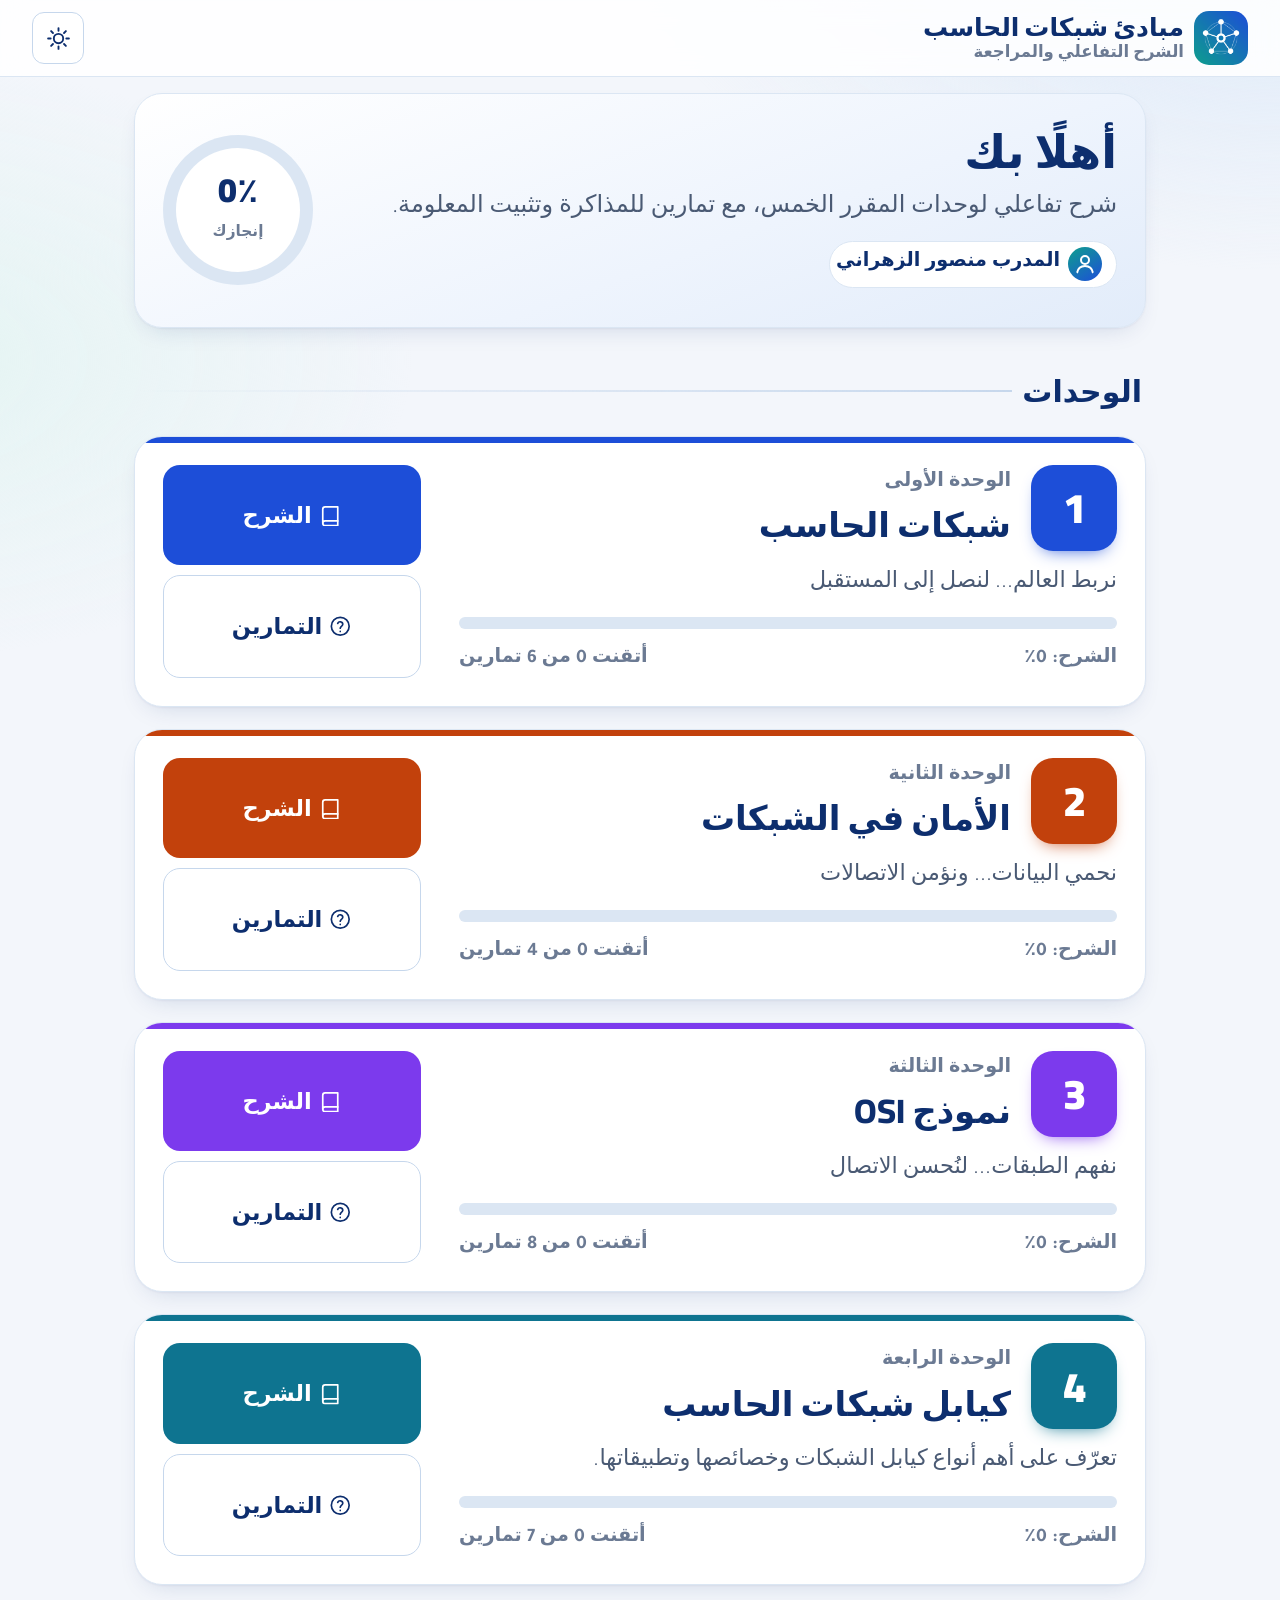
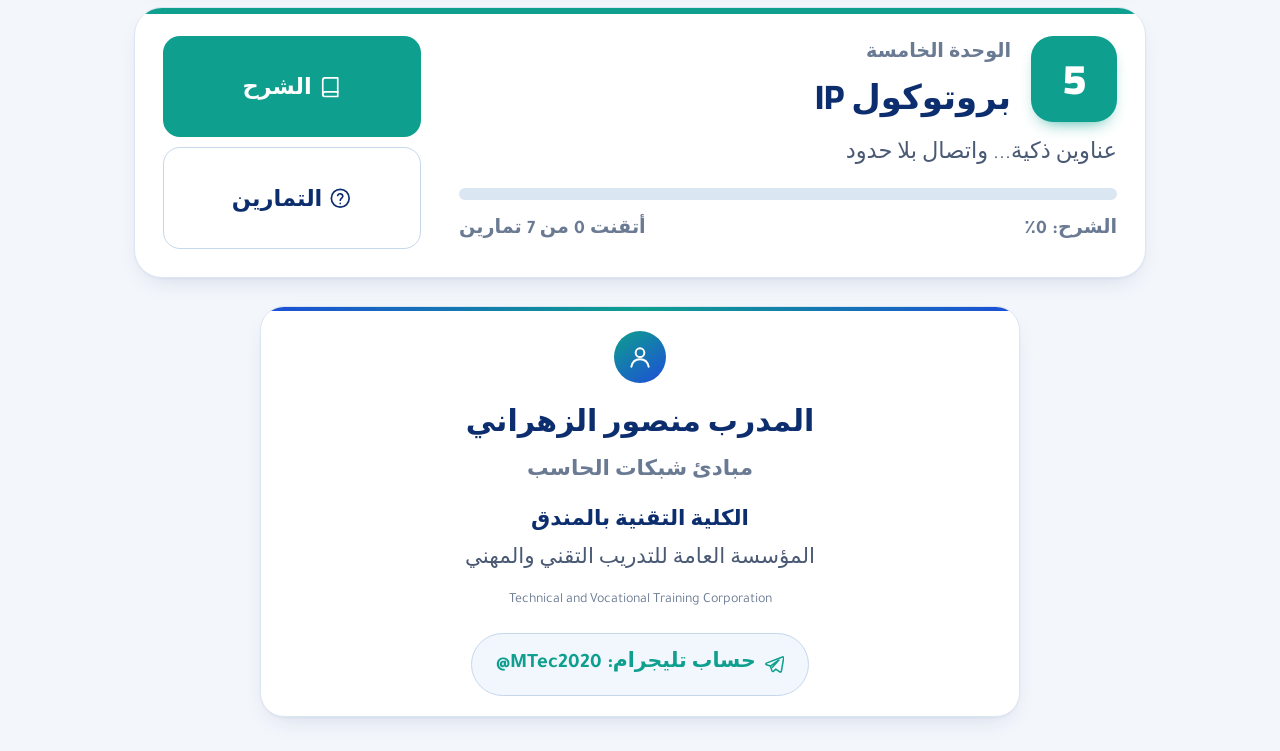
<file: index.html>
<!doctype html>
<html lang="ar" dir="rtl">
<head>
<meta charset="utf-8">
<meta name="viewport" content="width=device-width, initial-scale=1, viewport-fit=cover">
<meta name="theme-color" content="#f3f6fb">
<link rel="manifest" href="manifest.webmanifest">
<link rel="icon" type="image/png" href="icons/favicon-64.png">
<link rel="apple-touch-icon" href="icons/apple-touch-icon.png">
<meta name="apple-mobile-web-app-capable" content="yes">
<meta name="mobile-web-app-capable" content="yes">
<meta name="apple-mobile-web-app-status-bar-style" content="default">
<meta name="apple-mobile-web-app-title" content="مبادئ شبكات">
<meta name="application-name" content="مبادئ شبكات">
<link rel="stylesheet" href="assets/fonts.css">
<script>try{if(localStorage.getItem('osi-theme')==='dark')document.documentElement.setAttribute('data-theme','dark')}catch(e){}</script>
<title>مبادئ شبكات الحاسب — الشرح والمراجعة</title>
<meta name="description" content="شرح تفاعلي لوحدات مقرر مبادئ شبكات الحاسب مع تمارين للمراجعة — المدرب منصور الزهراني">
<link rel="stylesheet" href="assets/base.css">
<link rel="stylesheet" href="assets/app.css">
</head>
<body class="appx">
<svg width="0" height="0" style="position:absolute" aria-hidden="true">
<defs>
<symbol id="i-layers" viewBox="0 0 24 24"><path d="M12 2.5 2 7.5l10 5 10-5-10-5Z"/><path d="m2 12 10 5 10-5"/><path d="m2 16.5 10 5 10-5"/></symbol>
<symbol id="i-swap" viewBox="0 0 24 24"><path d="m17 3 4 4-4 4"/><path d="M3 7h18"/><path d="m7 21-4-4 4-4"/><path d="M21 17H3"/></symbol>
<symbol id="i-hub" viewBox="0 0 24 24"><path d="M9.5 21v-3.2a6.8 6.8 0 1 1 7.6-3.8l1.4 2.5h-2V20a1 1 0 0 1-1 1H13"/><circle cx="11.5" cy="10" r="1.6"/><circle cx="8" cy="7" r="1"/><circle cx="15" cy="7" r="1"/><circle cx="8.5" cy="13" r="1"/><path d="m9 8 1.4 1M14.2 7.8 12.8 9M9.3 12.4l1-1.3"/></symbol>
<symbol id="i-target" viewBox="0 0 24 24"><circle cx="12" cy="12" r="9"/><circle cx="12" cy="12" r="5"/><circle cx="12" cy="12" r="1.4"/><path d="m12 12 7-7M16 4.5V8h3.5"/></symbol>
<symbol id="i-info" viewBox="0 0 24 24"><circle cx="12" cy="12" r="9.5"/><path d="M12 11v6"/><path d="M12 7.5h.01"/></symbol>
<symbol id="i-shield" viewBox="0 0 24 24"><path d="M12 2.8 20 6v6c0 5-3.5 8.2-8 9.2-4.5-1-8-4.2-8-9.2V6l8-3.2Z"/><path d="m8.5 12 2.5 2.5 4.5-5"/></symbol>
<symbol id="i-globe" viewBox="0 0 24 24"><circle cx="12" cy="12" r="9"/><path d="M3 12h18"/><path d="M12 3c2.8 3 2.8 15 0 18"/><path d="M12 3c-2.8 3-2.8 15 0 18"/><path d="M4.5 7.5h15M4.5 16.5h15"/></symbol>
<symbol id="i-doc" viewBox="0 0 24 24"><path d="M14 3H6.5A1.5 1.5 0 0 0 5 4.5v15A1.5 1.5 0 0 0 6.5 21h11a1.5 1.5 0 0 0 1.5-1.5V8Z"/><path d="M14 3v5h5"/><path d="M8.5 12.5h7M8.5 16h7"/></symbol>
<symbol id="i-doccheck" viewBox="0 0 24 24"><path d="M13 3H6.5A1.5 1.5 0 0 0 5 4.5v15A1.5 1.5 0 0 0 6.5 21H11"/><path d="M13 3v5h5V10"/><path d="M8.5 12h5M8.5 15.5h3"/><circle cx="17" cy="17" r="4"/><path d="m15.3 17 1.2 1.2 2.2-2.4"/></symbol>
<symbol id="i-code" viewBox="0 0 24 24"><rect x="3" y="3" width="18" height="18" rx="3"/><path d="m9 9-3 3 3 3M15 9l3 3-3 3M13 7.5l-2 9"/></symbol>
<symbol id="i-users" viewBox="0 0 24 24"><circle cx="9" cy="8" r="3.2"/><path d="M3 20c.5-3.5 3-5.5 6-5.5s5.5 2 6 5.5"/><circle cx="17" cy="9" r="2.5"/><path d="M16.5 14.6c2.6.2 4.2 2 4.5 5"/></symbol>
<symbol id="i-truck" viewBox="0 0 24 24"><path d="M2 6h11v10H2z"/><path d="M13 9h4.5l3.5 3.5V16h-8"/><circle cx="6" cy="17.5" r="1.8"/><circle cx="17" cy="17.5" r="1.8"/></symbol>
<symbol id="i-network" viewBox="0 0 24 24"><circle cx="12" cy="5" r="2.2"/><circle cx="5" cy="18" r="2.2"/><circle cx="19" cy="18" r="2.2"/><path d="M10.9 6.9 6.1 16.1M13.1 6.9l4.8 9.2M7.2 18h9.6"/></symbol>
<symbol id="i-link" viewBox="0 0 24 24"><path d="M10 14a4.5 4.5 0 0 0 6.4 0l3-3a4.5 4.5 0 0 0-6.4-6.4l-1.2 1.2"/><path d="M14 10a4.5 4.5 0 0 0-6.4 0l-3 3a4.5 4.5 0 0 0 6.4 6.4l1.2-1.2"/></symbol>
<symbol id="i-wave" viewBox="0 0 24 24"><path d="M2 12h3.5c1.5 0 2-6 4-6s2 12 4.5 12 2.5-6 4-6H22"/></symbol>
<symbol id="i-app" viewBox="0 0 24 24"><rect x="3" y="4" width="18" height="16" rx="2.5"/><path d="M3 8.5h18"/><path d="M6.3 6.3h.01M8.8 6.3h.01"/><rect x="6.5" y="11.3" width="4.5" height="5.5" rx="1"/><path d="M13.5 12h4M13.5 14.5h4M13.5 17h2.5"/></symbol>
<symbol id="i-grid" viewBox="0 0 24 24"><rect x="4" y="4" width="6.5" height="6.5" rx="1.5"/><rect x="13.5" y="4" width="6.5" height="6.5" rx="1.5"/><rect x="4" y="13.5" width="6.5" height="6.5" rx="1.5"/><rect x="13.5" y="13.5" width="6.5" height="6.5" rx="1.5"/></symbol>
<symbol id="i-star" viewBox="0 0 24 24"><path d="m12 3 2.7 5.6 6.1.8-4.4 4.3 1 6.1L12 17l-5.4 2.8 1-6.1-4.4-4.3 6.1-.8Z"/></symbol>
<symbol id="i-clock" viewBox="0 0 24 24"><circle cx="14" cy="12" r="7"/><path d="M14 8.5V12l2.5 1.8"/><path d="M2 9h3.5M3 12h3M2 15h3.5"/></symbol>
<symbol id="i-updown" viewBox="0 0 24 24"><path d="M8 20V4M4 8l4-4 4 4M16 4v16M12 16l4 4 4-4"/></symbol>
<symbol id="i-folder" viewBox="0 0 24 24"><path d="M3 7a2 2 0 0 1 2-2h4l2 2h8a2 2 0 0 1 2 2v9a2 2 0 0 1-2 2H5a2 2 0 0 1-2-2Z"/><path d="M10 17v-6M8.3 12.7 10 11l1.7 1.7M14 11v6M12.3 15.3 14 17l1.7-1.7"/></symbol>
<symbol id="i-media" viewBox="0 0 24 24"><path d="M3 5v14"/><path d="m7 7 8 5-8 5Z"/><path d="M18 10v4M21 8v8"/></symbol>
<symbol id="i-play" viewBox="0 0 24 24"><path d="M7 4.5v15l12.5-7.5Z"/></symbol>
<symbol id="i-pause" viewBox="0 0 24 24"><path d="M8 5v14M16 5v14"/></symbol>
<symbol id="i-left" viewBox="0 0 24 24"><path d="m15 5-7 7 7 7"/></symbol>
<symbol id="i-right" viewBox="0 0 24 24"><path d="m9 5 7 7-7 7"/></symbol>
<symbol id="i-arrowL" viewBox="0 0 24 24"><path d="M20 12H4M10 6l-6 6 6 6"/></symbol>
<symbol id="i-arrowR" viewBox="0 0 24 24"><path d="M4 12h16M14 6l6 6-6 6"/></symbol>
<symbol id="i-arrowD" viewBox="0 0 24 24"><path d="M12 4v16M6 14l6 6 6-6"/></symbol>
<symbol id="i-reset" viewBox="0 0 24 24"><path d="M3 12a9 9 0 1 0 3-6.7"/><path d="M3 4v5h5"/></symbol>
<symbol id="i-present" viewBox="0 0 24 24"><rect x="3" y="4" width="18" height="12" rx="1.5"/><path d="M12 16v4M8 20h8"/><path d="M10 7.8v4.4l3.8-2.2Z"/></symbol>
<symbol id="i-menu" viewBox="0 0 24 24"><path d="M4 7h16M4 12h16M4 17h16"/></symbol>
<symbol id="i-close" viewBox="0 0 24 24"><path d="M6 6l12 12M18 6 6 18"/></symbol>
<symbol id="i-monitor" viewBox="0 0 24 24"><rect x="3" y="4" width="18" height="12" rx="1.5"/><path d="M9 20h6M12 16v4"/></symbol>
<symbol id="i-radio" viewBox="0 0 24 24"><rect x="3" y="8" width="18" height="12" rx="2"/><path d="m7 8 10-4.5"/><circle cx="15.5" cy="14" r="3"/><path d="M6.5 12.5h4M6.5 15.5h4"/></symbol>
<symbol id="i-cpu" viewBox="0 0 24 24"><rect x="7" y="7" width="10" height="10" rx="1.5"/><rect x="10" y="10" width="4" height="4"/><path d="M10 3v4M14 3v4M10 17v4M14 17v4M3 10h4M3 14h4M17 10h4M17 14h4"/></symbol>
<symbol id="i-router" viewBox="0 0 24 24"><rect x="3" y="13" width="18" height="7" rx="2"/><path d="M7 16.5h.01M10 16.5h.01M13 16.5h.01"/><path d="M6 13V8M18 13V8"/><path d="M9.5 9.2a3.6 3.6 0 0 1 5 0M8 7.4a5.8 5.8 0 0 1 8 0"/></symbol>
<symbol id="i-switch" viewBox="0 0 24 24"><rect x="2" y="7.5" width="20" height="9" rx="2"/><path d="M5.5 12h2M9 12h2M12.5 12h2M16 12h2"/></symbol>
<symbol id="i-mail" viewBox="0 0 24 24"><rect x="3" y="5" width="18" height="14" rx="2"/><path d="m3.5 6.5 8.5 6.5 8.5-6.5"/></symbol>
<symbol id="i-pin" viewBox="0 0 24 24"><path d="M12 21s-6.5-6-6.5-11a6.5 6.5 0 0 1 13 0c0 5-6.5 11-6.5 11Z"/><circle cx="12" cy="10" r="2.3"/></symbol>
<symbol id="i-bolt" viewBox="0 0 24 24"><path d="M13 2 4 14h7l-1 8 9-12h-7Z"/></symbol>
<symbol id="i-terminal" viewBox="0 0 24 24"><rect x="3" y="4" width="18" height="16" rx="2"/><path d="m7 9.5 3 2.5-3 2.5M12.5 15H17"/></symbol>
<symbol id="i-sitemap" viewBox="0 0 24 24"><rect x="9.5" y="3" width="5" height="4" rx="1"/><rect x="3" y="16.5" width="5" height="4" rx="1"/><rect x="16" y="16.5" width="5" height="4" rx="1"/><path d="M12 7v4.5M5.5 16.5V14h13v2.5"/></symbol>
<symbol id="i-scale" viewBox="0 0 24 24"><path d="M12 3v18M7 21h10M5 7h14"/><path d="m5 7-3 7a3 3 0 0 0 6 0Z"/><path d="m19 7-3 7a3 3 0 0 0 6 0Z"/></symbol>
<symbol id="i-gauge" viewBox="0 0 24 24"><path d="M4 17a8 8 0 1 1 16 0"/><path d="m12 17 4-5"/><circle cx="12" cy="17" r="1"/></symbol>
<symbol id="i-search" viewBox="0 0 24 24"><circle cx="10.5" cy="10.5" r="6.5"/><path d="M15.5 15.5 21 21"/><path d="m8 10.5 2 2 3.2-3.5"/></symbol>
<symbol id="i-chat" viewBox="0 0 24 24"><path d="M4 4h16v10H9l-5 4Z"/><path d="M8.5 9h.01M12 9h.01M15.5 9h.01"/></symbol>
<symbol id="i-clip" viewBox="0 0 24 24"><rect x="5" y="4" width="14" height="17" rx="2"/><path d="M9 4V2.8h6V4"/><path d="m8.5 10 1.2 1.2 2.3-2.3M14 10.3h2M8.5 15l1.2 1.2 2.3-2.3M14 15.3h2"/></symbol>
<symbol id="i-usergear" viewBox="0 0 24 24"><circle cx="10" cy="8" r="3.5"/><path d="M3.5 20c.5-4 3.2-6 6.5-6 1 0 1.9.2 2.7.5"/><circle cx="17.5" cy="17" r="2"/><path d="M17.5 13.5V15M17.5 19v1.5M14 17h1.5M19.5 17H21M15 14.5l1 1M19 18.5l1 1M15 19.5l1-1M19 15.5l1-1"/></symbol>
<symbol id="i-user" viewBox="0 0 24 24"><circle cx="12" cy="8" r="4"/><path d="M4 21c.8-4.5 4-7 8-7s7.2 2.5 8 7"/></symbol>
<symbol id="i-ethernet" viewBox="0 0 24 24"><path d="M4 5h16v11h-4v3H8v-3H4Z"/><path d="M8.5 9v2.5M12 9v2.5M15.5 9v2.5"/></symbol>
<symbol id="i-serial" viewBox="0 0 24 24"><path d="M2.5 8h19l-2.5 8H5Z"/><path d="M7 10.8h.01M10 10.8h.01M13 10.8h.01M16 10.8h.01M8.5 13.4h.01M11.5 13.4h.01M14.5 13.4h.01"/></symbol>
<symbol id="i-cable" viewBox="0 0 24 24"><path d="M5 21v-5"/><rect x="3" y="11" width="4" height="5" rx="1"/><path d="M4 11V8M6 11V8"/><path d="M5 16c0 3 3 3 6 1s4-6 7-6 3 3 3 5"/></symbol>
<symbol id="i-bulb" viewBox="0 0 24 24"><path d="M9 18h6M10 21h4"/><path d="M12 3a6 6 0 0 0-3.5 10.9V16h7v-2.1A6 6 0 0 0 12 3Z"/><path d="M12 7v4M10.5 9.5 12 11l1.5-1.5"/></symbol>
<symbol id="i-uplink" viewBox="0 0 24 24"><rect x="4" y="4" width="16" height="16" rx="2.5"/><path d="M12 16V8M8.5 11.5 12 8l3.5 3.5"/></symbol>
<symbol id="i-up" viewBox="0 0 24 24"><path d="M12 19V5M5 12l7-7 7 7"/></symbol>
<symbol id="i-cert" viewBox="0 0 24 24"><path d="M14 3H6.5A1.5 1.5 0 0 0 5 4.5v15A1.5 1.5 0 0 0 6.5 21H12"/><path d="M14 3l5 5v2"/><path d="M8.5 8h5M8.5 11.5h7M8.5 15h3"/><circle cx="17" cy="15.5" r="2.7"/><path d="m15.6 17.8-.6 3.7 2-1 2 1-.6-3.7"/></symbol>
<symbol id="i-envelope2" viewBox="0 0 24 24"><rect x="3" y="5" width="18" height="14" rx="1.5"/><path d="m3 5 9 8 9-8M3 19l7-7M21 19l-7-7"/></symbol>
<symbol id="i-pcs" viewBox="0 0 24 24"><rect x="2.5" y="4" width="13" height="9" rx="1"/><path d="M7 16h4M9 13v3"/><rect x="17.5" y="4" width="4" height="13" rx="1"/><path d="M19.5 7h.01"/></symbol>
<symbol id="i-phoneoff" viewBox="0 0 24 24"><rect x="7" y="3" width="10" height="18" rx="2"/><path d="M11 18h2"/><path d="M3 3l18 18"/></symbol>
<symbol id="i-shirt" viewBox="0 0 24 24"><path d="M8 3 3 6l2 5 2-1v11h10V10l2 1 2-5-5-3c-.5 1.5-2 2.5-4 2.5S8.5 4.5 8 3Z"/></symbol>
<symbol id="i-printer" viewBox="0 0 24 24"><path d="M7 8V3h10v5"/><rect x="3" y="8" width="18" height="9" rx="2"/><path d="M7 14h10v7H7z"/><path d="M17.5 11h.01"/></symbol>
<symbol id="i-wifi" viewBox="0 0 24 24"><path d="M2.5 9a14 14 0 0 1 19 0"/><path d="M5.5 12.5a9.5 9.5 0 0 1 13 0"/><path d="M8.8 16a4.8 4.8 0 0 1 6.4 0"/><path d="M12 19.5h.01"/></symbol>
<symbol id="i-bt" viewBox="0 0 24 24"><path d="m7 7 10 10-5 4V3l5 4L7 17"/></symbol>
<symbol id="i-building" viewBox="0 0 24 24"><rect x="4" y="3" width="10" height="18" rx="1"/><path d="M14 9h6v12h-6"/><path d="M7 7h1M10 7h1M7 11h1M10 11h1M7 15h1M10 15h1M17 13h.01M17 17h.01"/></symbol>
<symbol id="i-home" viewBox="0 0 24 24"><path d="M3 11 12 4l9 7"/><path d="M5 10v10h14V10"/><path d="M10 20v-6h4v6"/></symbol>
<symbol id="i-gear" viewBox="0 0 24 24"><circle cx="12" cy="12" r="3"/><path d="M12 2.5v3M12 18.5v3M4.6 4.6l2.1 2.1M17.3 17.3l2.1 2.1M2.5 12h3M18.5 12h3M4.6 19.4l2.1-2.1M17.3 6.7l2.1-2.1"/><circle cx="12" cy="12" r="6.5"/></symbol>
<symbol id="i-chart" viewBox="0 0 24 24"><path d="M4 20h16"/><path d="M7 17v-4M11 17V9M15 17v-6M19 17V6"/><path d="m5 10 4-4 4 3 6-6"/></symbol>
<symbol id="i-cycle" viewBox="0 0 24 24"><path d="M20 12a8 8 0 0 1-13.7 5.7"/><path d="M4 12a8 8 0 0 1 13.7-5.7"/><path d="M18 2.5v4.2h-4.2M6 21.5v-4.2h4.2"/></symbol>
<symbol id="i-ringo" viewBox="0 0 24 24"><circle cx="12" cy="12" r="7.5"/><circle cx="12" cy="4.5" r="2" class="fillc"/><circle cx="18.5" cy="15.8" r="2"/><circle cx="5.5" cy="15.8" r="2"/></symbol>
<symbol id="i-server" viewBox="0 0 24 24"><rect x="4" y="3" width="16" height="6" rx="1.5"/><rect x="4" y="10" width="16" height="6" rx="1.5"/><path d="M7 6h.01M7 13h.01M12 16v4M8 21h8"/></symbol>
<symbol id="i-brick" viewBox="0 0 24 24"><rect x="3" y="5" width="18" height="14" rx="1"/><path d="M3 9.7h18M3 14.3h18M9 5v4.7M15 5v4.7M6 9.7v4.6M12 9.7v4.6M18 9.7v4.6M9 14.3V19M15 14.3V19"/></symbol>
<symbol id="i-game" viewBox="0 0 24 24"><path d="M6.5 8h11a4 4 0 0 1 3.9 4.9l-1 4.4a2.3 2.3 0 0 1-4 .9L14.7 16H9.3l-1.7 2.2a2.3 2.3 0 0 1-4-.9l-1-4.4A4 4 0 0 1 6.5 8Z"/><path d="M8 11v3M6.5 12.5h3M15.5 12h.01M17.5 13.5h.01"/></symbol>
<symbol id="i-thumb" viewBox="0 0 24 24"><path d="M7 11v9H4v-9z"/><path d="M7 11l4-7c1.5 0 2.5 1 2.2 2.6L12.8 10H19a2 2 0 0 1 2 2.3l-1.2 6A2 2 0 0 1 17.8 20H7"/></symbol>
<symbol id="i-pipe" viewBox="0 0 24 24"><ellipse cx="18" cy="12" rx="2.5" ry="4"/><path d="M18 8H5.5a2.5 4 0 0 0 0 8H18"/></symbol>
<symbol id="i-broken" viewBox="0 0 24 24"><path d="M9 7 7.6 5.6a3.5 3.5 0 0 0-5 5L4 12"/><path d="m15 17 1.4 1.4a3.5 3.5 0 0 0 5-5L20 12"/><path d="M8.5 15.5 10 14M14 10l1.5-1.5"/><path d="M3 21l2-2M19 5l2-2M12 3v2M3 12H1"/></symbol>
<symbol id="i-school" viewBox="0 0 24 24"><path d="M3 21h18"/><path d="M5 21V11l7-4 7 4v10"/><path d="M12 7V3h3"/><path d="M10 21v-5h4v5"/><path d="M8 13h.01M16 13h.01"/></symbol>
<symbol id="i-hubstar" viewBox="0 0 24 24"><circle cx="12" cy="12" r="2.5"/><circle cx="12" cy="3.5" r="1.6"/><circle cx="19.5" cy="8" r="1.6"/><circle cx="19.5" cy="16" r="1.6"/><circle cx="12" cy="20.5" r="1.6"/><circle cx="4.5" cy="16" r="1.6"/><circle cx="4.5" cy="8" r="1.6"/><path d="M12 9.5V5M14.2 10.8l3.8-2M14.2 13.2l3.8 2M12 14.5V19M9.8 13.2 6 15.2M9.8 10.8 6 8.8"/></symbol>
<symbol id="i-lock" viewBox="0 0 24 24"><rect x="4" y="11" width="16" height="10" rx="2"/><path d="M8 11V7a4 4 0 0 1 8 0v4"/><path d="M12 15v2"/></symbol>
<symbol id="i-key" viewBox="0 0 24 24"><circle cx="8" cy="15" r="4.5"/><path d="m11.2 11.8 8.8-8.8M16 7l3 3M18 5l2 2"/></symbol>
<symbol id="i-eye" viewBox="0 0 24 24"><path d="M2 12s3.6-7 10-7 10 7 10 7-3.6 7-10 7S2 12 2 12Z"/><circle cx="12" cy="12" r="3"/></symbol>
<symbol id="i-bug" viewBox="0 0 24 24"><rect x="7" y="8" width="10" height="12" rx="5"/><path d="M9 8a3 3 0 0 1 6 0M12 12v8M3 13h4M17 13h4M4 7l3.5 2.5M20 7l-3.5 2.5M4 19l3.5-2.5M20 19l-3.5-2.5"/></symbol>
<symbol id="i-alert" viewBox="0 0 24 24"><path d="M12 3 2 20h20Z"/><path d="M12 10v4.5M12 17.5h.01"/></symbol>
<symbol id="i-check" viewBox="0 0 24 24"><circle cx="12" cy="12" r="9.5"/><path d="m7.5 12.5 3 3 6-6.5"/></symbol>
<symbol id="i-hand" viewBox="0 0 24 24"><path d="M8 13V5.5a1.5 1.5 0 0 1 3 0V12"/><path d="M11 11V4a1.5 1.5 0 0 1 3 0v7"/><path d="M14 11V5.5a1.5 1.5 0 0 1 3 0V13"/><path d="M17 9.5a1.5 1.5 0 0 1 3 0V15a7 7 0 0 1-7 7h-1a7 7 0 0 1-5.6-2.8L3.6 16a1.6 1.6 0 0 1 2.4-2.1L8 16"/></symbol>
<symbol id="i-hash" viewBox="0 0 24 24"><path d="M4 9h16M4 15h16M10 3 8 21M16 3l-2 18"/></symbol>
<symbol id="i-calc" viewBox="0 0 24 24"><rect x="5" y="3" width="14" height="18" rx="2"/><path d="M8 7h8M8 11h.01M12 11h.01M16 11h.01M8 14.5h.01M12 14.5h.01M16 14.5h.01M8 18h.01M12 18h4"/></symbol>
<symbol id="i-plug" viewBox="0 0 24 24"><path d="M9 2v5M15 2v5"/><path d="M6 7h12v4a6 6 0 0 1-12 0Z"/><path d="M12 17v5"/></symbol>
<symbol id="i-zoom" viewBox="0 0 24 24"><circle cx="10.5" cy="10.5" r="6.5"/><path d="M15.5 15.5 21 21M10.5 7.5v6M7.5 10.5h6"/></symbol>
<symbol id="i-flag" viewBox="0 0 24 24"><path d="M5 21V4M5 4h11l-2 4 2 4H5"/></symbol>
<symbol id="i-cloud" viewBox="0 0 24 24"><path d="M7 18a4.5 4.5 0 0 1-.5-9A6 6 0 0 1 18 8.5 4.8 4.8 0 0 1 17.5 18Z"/></symbol>
<symbol id="i-book" viewBox="0 0 24 24"><path d="M4 5.5A2.5 2.5 0 0 1 6.5 3H20v15H6.5A2.5 2.5 0 0 0 4 20.5Z"/><path d="M4 20.5A2.5 2.5 0 0 0 6.5 23H20v-5"/></symbol>
<symbol id="i-quiz" viewBox="0 0 24 24"><circle cx="12" cy="12" r="9.5"/><path d="M9.3 9a2.8 2.8 0 0 1 5.4 1c0 1.9-2.7 2.4-2.7 4"/><path d="M12 17.5h.01"/></symbol>
<symbol id="i-sun" viewBox="0 0 24 24"><circle cx="12" cy="12" r="4.5"/><path d="M12 2v2.5M12 19.5V22M2 12h2.5M19.5 12H22M4.9 4.9l1.8 1.8M17.3 17.3l1.8 1.8M4.9 19.1l1.8-1.8M17.3 6.7l1.8-1.8"/></symbol>
<symbol id="i-moon" viewBox="0 0 24 24"><path d="M20 14.5A8.5 8.5 0 0 1 9.5 4a8.5 8.5 0 1 0 10.5 10.5Z"/></symbol>
<symbol id="i-pen" viewBox="0 0 24 24"><path d="M4 20h4L19 9l-4-4L4 16Z"/><path d="m13.5 6.5 4 4"/></symbol>
<symbol id="i-download" viewBox="0 0 24 24"><path d="M12 3v12M7 10l5 5 5-5"/><path d="M4 17v3h16v-3"/></symbol>
<symbol id="i-trash" viewBox="0 0 24 24"><path d="M4 7h16M9 7V4h6v3M6 7l1 13h10l1-13"/><path d="M10 11v6M14 11v6"/></symbol>
<symbol id="i-undo" viewBox="0 0 24 24"><path d="M9 14 4 9l5-5"/><path d="M4 9h10a6 6 0 0 1 0 12h-3"/></symbol>
<symbol id="i-expand" viewBox="0 0 24 24"><path d="M4 9V4h5M20 9V4h-5M4 15v5h5M20 15v5h-5"/></symbol>
<symbol id="i-telegram" viewBox="0 0 24 24"><path d="M21.5 3.5 2.8 10.7c-.9.4-.9 1.6.1 1.9l4.6 1.5 1.8 5.6c.3.8 1.3 1 1.9.4l2.6-2.5 4.6 3.4c.7.5 1.7.1 1.9-.7L23 4.9c.2-1-.6-1.8-1.5-1.4Z"/><path d="m7.5 14.1 10-7.1-7.6 8.4"/></symbol>
</defs>
</svg>
<header class="apphead">
  <img class="logo" src="icons/icon-192.png" alt="">
  <div class="ttl"><b>مبادئ شبكات الحاسب</b><small>الشرح التفاعلي والمراجعة</small></div>
  <button class="hbtn" id="themeBtn" aria-label="الوضع الليلي"><svg class="ic sun"><use href="#i-sun"/></svg><svg class="ic moon"><use href="#i-moon"/></svg></button>
</header>
<main class="wrap">
  <section class="panel welcome">
    <div>
      <h1>أهلًا بك</h1>
      <p>شرح تفاعلي لوحدات المقرر الخمس، مع تمارين للمذاكرة وتثبيت المعلومة.</p>
      <span class="who"><svg class="ic"><use href="#i-user"/></svg>المدرب منصور الزهراني</span>
    </div>
    <div class="ring" id="ring"><span><b id="ringV">0٪</b><small>إنجازك</small></span></div>
    <a class="cont" id="contBtn" href="#" hidden><svg class="ic"><use href="#i-play"/></svg><span><b>تابع من حيث توقفت</b><em id="contTxt"></em></span><svg class="ic"><use href="#i-left"/></svg></a>
  </section>
  <section class="panel install" id="installCard" hidden>
    <span class="ii"><svg class="ic"><use href="#i-download"/></svg></span>
    <div>
      <div id="instAndroid" hidden><b>ثبّت التطبيق على جهازك</b>ليفتح بملء الشاشة ويعمل دون إنترنت.<div style="margin-top:8px"><button class="btn" id="installBtn"><svg class="ic"><use href="#i-download"/></svg>تثبيت</button></div></div>
      <div id="instIos" hidden><b>ثبّت التطبيق على الآيفون</b><ol><li>افتح الصفحة في متصفح Safari.</li><li>اضغط زر المشاركة <svg class="ic" style="vertical-align:-3px"><use href="#i-up"/></svg> أسفل الشاشة.</li><li>اختر «إضافة إلى الشاشة الرئيسية».</li></ol></div>
    </div>
    <button class="x" id="installX" aria-label="إخفاء"><svg class="ic"><use href="#i-close"/></svg></button>
  </section>
  <h2 class="h-sec">الوحدات</h2>
  <div class="units">
<article class="panel ucard" id="card-u1" style="--uc:#1d4ed8">
  <div class="top"><span class="num">1</span><div><small>الوحدة الأولى</small><h3>شبكات الحاسب</h3></div></div>
  <p>نربط العالم... لنصل إلى المستقبل</p>
  <div class="bar"><i></i></div>
  <div class="meta"><span class="m1">الشرح: 0٪</span><span class="m2"></span></div>
  <div class="acts"><a class="a1" href="u1.html"><svg class="ic"><use href="#i-book"/></svg>الشرح</a><a class="a2" href="practice-u1.html"><svg class="ic"><use href="#i-quiz"/></svg>التمارين</a></div>
</article>
<article class="panel ucard" id="card-u2" style="--uc:#c2410c">
  <div class="top"><span class="num">2</span><div><small>الوحدة الثانية</small><h3>الأمان في الشبكات</h3></div></div>
  <p>نحمي البيانات... ونؤمن الاتصالات</p>
  <div class="bar"><i></i></div>
  <div class="meta"><span class="m1">الشرح: 0٪</span><span class="m2"></span></div>
  <div class="acts"><a class="a1" href="u2.html"><svg class="ic"><use href="#i-book"/></svg>الشرح</a><a class="a2" href="practice-u2.html"><svg class="ic"><use href="#i-quiz"/></svg>التمارين</a></div>
</article>
<article class="panel ucard" id="card-u3" style="--uc:#7c3aed">
  <div class="top"><span class="num">3</span><div><small>الوحدة الثالثة</small><h3>نموذج OSI</h3></div></div>
  <p>نفهم الطبقات... لنُحسن الاتصال</p>
  <div class="bar"><i></i></div>
  <div class="meta"><span class="m1">الشرح: 0٪</span><span class="m2"></span></div>
  <div class="acts"><a class="a1" href="u3.html"><svg class="ic"><use href="#i-book"/></svg>الشرح</a><a class="a2" href="practice-u3.html"><svg class="ic"><use href="#i-quiz"/></svg>التمارين</a></div>
</article>
<article class="panel ucard" id="card-u4" style="--uc:#0e7490">
  <div class="top"><span class="num">4</span><div><small>الوحدة الرابعة</small><h3>كيابل شبكات الحاسب</h3></div></div>
  <p>تعرّف على أهم أنواع كيابل الشبكات وخصائصها وتطبيقاتها.</p>
  <div class="bar"><i></i></div>
  <div class="meta"><span class="m1">الشرح: 0٪</span><span class="m2"></span></div>
  <div class="acts"><a class="a1" href="u4.html"><svg class="ic"><use href="#i-book"/></svg>الشرح</a><a class="a2" href="practice-u4.html"><svg class="ic"><use href="#i-quiz"/></svg>التمارين</a></div>
</article>
<article class="panel ucard" id="card-u5" style="--uc:#0e9f8e">
  <div class="top"><span class="num">5</span><div><small>الوحدة الخامسة</small><h3>بروتوكول IP</h3></div></div>
  <p>عناوين ذكية... واتصال بلا حدود</p>
  <div class="bar"><i></i></div>
  <div class="meta"><span class="m1">الشرح: 0٪</span><span class="m2"></span></div>
  <div class="acts"><a class="a1" href="u5.html"><svg class="ic"><use href="#i-book"/></svg>الشرح</a><a class="a2" href="practice-u5.html"><svg class="ic"><use href="#i-quiz"/></svg>التمارين</a></div>
</article>
  </div>
  <footer class="credit">
  <span class="cr-ic"><svg class="ic"><use href="#i-user"/></svg></span>
  <h3>المدرب منصور الزهراني</h3>
  <p class="cr-course">مبادئ شبكات الحاسب</p>
  <p class="cr-org"><b>الكلية التقنية بالمندق</b><br>المؤسسة العامة للتدريب التقني والمهني<br><span class="en">Technical and Vocational Training Corporation</span></p>
  <a class="cr-mail" href="https://t.me/MTec2020" target="_blank" rel="noopener"><svg class="ic"><use href="#i-telegram"/></svg><span>حساب تليجرام: <bdi dir="ltr">@MTec2020</bdi></span></a>
</footer>
</main>
<script>window.UNITS=[{"id": "u1", "unit": "الوحدة الأولى", "title": "شبكات الحاسب", "secs": 25, "practice": true, "drills": ["comp", "scope", "arch", "topofig", "topo", "quiz"]}, {"id": "u2", "unit": "الوحدة الثانية", "title": "الأمان في الشبكات", "secs": 5, "practice": true, "drills": ["threat", "sol", "match", "quiz"]}, {"id": "u3", "unit": "الوحدة الثالثة", "title": "نموذج OSI", "secs": 25, "practice": true, "drills": ["layers", "proto", "func", "encap", "tcpudp", "duplex", "rvs", "quiz"]}, {"id": "u4", "unit": "الوحدة الرابعة", "title": "كيابل شبكات الحاسب", "secs": 15, "practice": true, "drills": ["rj45", "conn", "cat", "units", "fiber", "parts", "quiz"]}, {"id": "u5", "unit": "الوحدة الخامسة", "title": "بروتوكول IP", "secs": 31, "practice": true, "drills": ["bin", "dec", "cls", "nid", "tbl", "v6", "quiz"]}];</script>
<script src="assets/app.js"></script>
<script src="assets/guard.js"></script>
<script src="assets/home.js"></script>
</body>
</html>
</file>
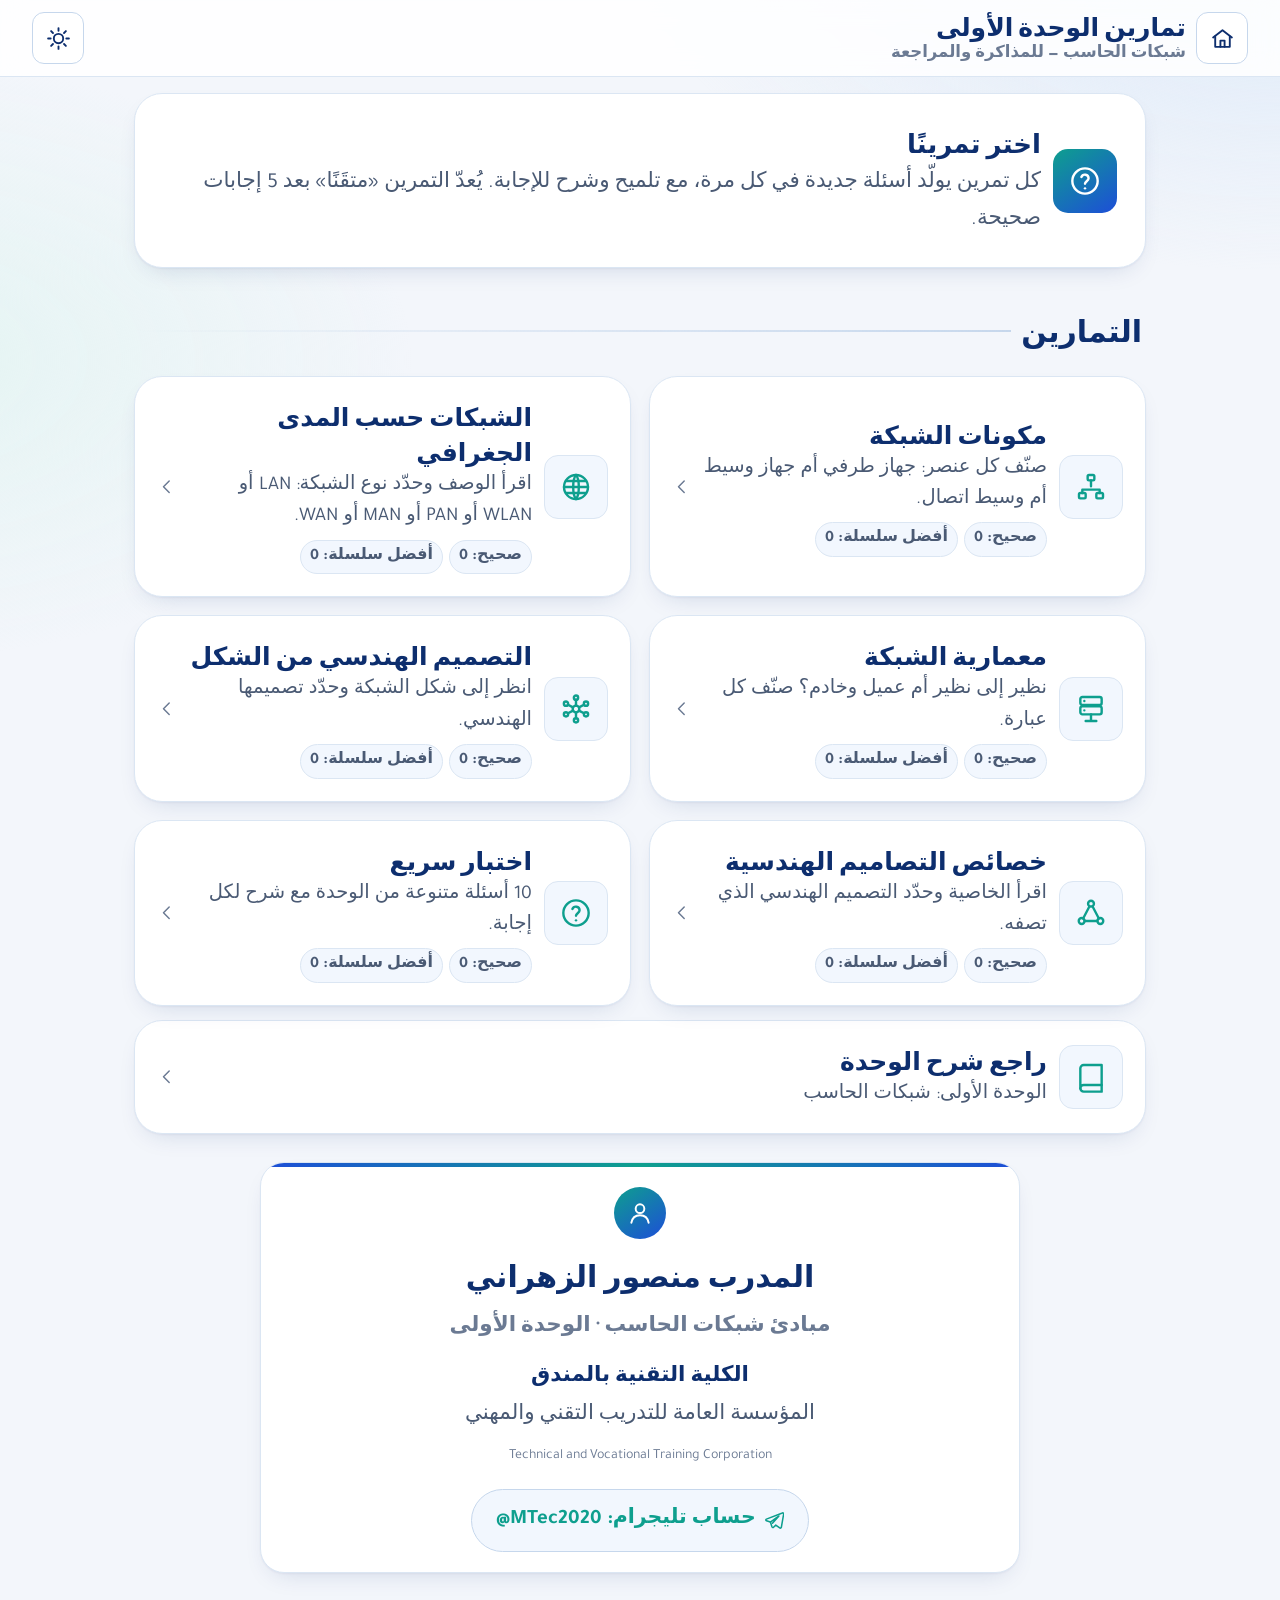
<file: practice-u1.html>
<!doctype html>
<html lang="ar" dir="rtl">
<head>
<meta charset="utf-8">
<meta name="viewport" content="width=device-width, initial-scale=1, viewport-fit=cover">
<meta name="theme-color" content="#f3f6fb">
<link rel="manifest" href="manifest.webmanifest">
<link rel="icon" type="image/png" href="icons/favicon-64.png">
<link rel="apple-touch-icon" href="icons/apple-touch-icon.png">
<meta name="apple-mobile-web-app-capable" content="yes">
<meta name="mobile-web-app-capable" content="yes">
<meta name="apple-mobile-web-app-status-bar-style" content="default">
<meta name="apple-mobile-web-app-title" content="مبادئ شبكات">
<meta name="application-name" content="مبادئ شبكات">
<link rel="stylesheet" href="assets/fonts.css">
<script>try{if(localStorage.getItem('osi-theme')==='dark')document.documentElement.setAttribute('data-theme','dark')}catch(e){}</script>
<title>تمارين الوحدة الأولى: شبكات الحاسب — مبادئ شبكات الحاسب</title>
<link rel="stylesheet" href="assets/base.css">
<link rel="stylesheet" href="assets/app.css">
</head>
<body class="appx">
<svg width="0" height="0" style="position:absolute" aria-hidden="true">
<defs>
<symbol id="i-layers" viewBox="0 0 24 24"><path d="M12 2.5 2 7.5l10 5 10-5-10-5Z"/><path d="m2 12 10 5 10-5"/><path d="m2 16.5 10 5 10-5"/></symbol>
<symbol id="i-swap" viewBox="0 0 24 24"><path d="m17 3 4 4-4 4"/><path d="M3 7h18"/><path d="m7 21-4-4 4-4"/><path d="M21 17H3"/></symbol>
<symbol id="i-hub" viewBox="0 0 24 24"><path d="M9.5 21v-3.2a6.8 6.8 0 1 1 7.6-3.8l1.4 2.5h-2V20a1 1 0 0 1-1 1H13"/><circle cx="11.5" cy="10" r="1.6"/><circle cx="8" cy="7" r="1"/><circle cx="15" cy="7" r="1"/><circle cx="8.5" cy="13" r="1"/><path d="m9 8 1.4 1M14.2 7.8 12.8 9M9.3 12.4l1-1.3"/></symbol>
<symbol id="i-target" viewBox="0 0 24 24"><circle cx="12" cy="12" r="9"/><circle cx="12" cy="12" r="5"/><circle cx="12" cy="12" r="1.4"/><path d="m12 12 7-7M16 4.5V8h3.5"/></symbol>
<symbol id="i-info" viewBox="0 0 24 24"><circle cx="12" cy="12" r="9.5"/><path d="M12 11v6"/><path d="M12 7.5h.01"/></symbol>
<symbol id="i-shield" viewBox="0 0 24 24"><path d="M12 2.8 20 6v6c0 5-3.5 8.2-8 9.2-4.5-1-8-4.2-8-9.2V6l8-3.2Z"/><path d="m8.5 12 2.5 2.5 4.5-5"/></symbol>
<symbol id="i-globe" viewBox="0 0 24 24"><circle cx="12" cy="12" r="9"/><path d="M3 12h18"/><path d="M12 3c2.8 3 2.8 15 0 18"/><path d="M12 3c-2.8 3-2.8 15 0 18"/><path d="M4.5 7.5h15M4.5 16.5h15"/></symbol>
<symbol id="i-doc" viewBox="0 0 24 24"><path d="M14 3H6.5A1.5 1.5 0 0 0 5 4.5v15A1.5 1.5 0 0 0 6.5 21h11a1.5 1.5 0 0 0 1.5-1.5V8Z"/><path d="M14 3v5h5"/><path d="M8.5 12.5h7M8.5 16h7"/></symbol>
<symbol id="i-doccheck" viewBox="0 0 24 24"><path d="M13 3H6.5A1.5 1.5 0 0 0 5 4.5v15A1.5 1.5 0 0 0 6.5 21H11"/><path d="M13 3v5h5V10"/><path d="M8.5 12h5M8.5 15.5h3"/><circle cx="17" cy="17" r="4"/><path d="m15.3 17 1.2 1.2 2.2-2.4"/></symbol>
<symbol id="i-code" viewBox="0 0 24 24"><rect x="3" y="3" width="18" height="18" rx="3"/><path d="m9 9-3 3 3 3M15 9l3 3-3 3M13 7.5l-2 9"/></symbol>
<symbol id="i-users" viewBox="0 0 24 24"><circle cx="9" cy="8" r="3.2"/><path d="M3 20c.5-3.5 3-5.5 6-5.5s5.5 2 6 5.5"/><circle cx="17" cy="9" r="2.5"/><path d="M16.5 14.6c2.6.2 4.2 2 4.5 5"/></symbol>
<symbol id="i-truck" viewBox="0 0 24 24"><path d="M2 6h11v10H2z"/><path d="M13 9h4.5l3.5 3.5V16h-8"/><circle cx="6" cy="17.5" r="1.8"/><circle cx="17" cy="17.5" r="1.8"/></symbol>
<symbol id="i-network" viewBox="0 0 24 24"><circle cx="12" cy="5" r="2.2"/><circle cx="5" cy="18" r="2.2"/><circle cx="19" cy="18" r="2.2"/><path d="M10.9 6.9 6.1 16.1M13.1 6.9l4.8 9.2M7.2 18h9.6"/></symbol>
<symbol id="i-link" viewBox="0 0 24 24"><path d="M10 14a4.5 4.5 0 0 0 6.4 0l3-3a4.5 4.5 0 0 0-6.4-6.4l-1.2 1.2"/><path d="M14 10a4.5 4.5 0 0 0-6.4 0l-3 3a4.5 4.5 0 0 0 6.4 6.4l1.2-1.2"/></symbol>
<symbol id="i-wave" viewBox="0 0 24 24"><path d="M2 12h3.5c1.5 0 2-6 4-6s2 12 4.5 12 2.5-6 4-6H22"/></symbol>
<symbol id="i-app" viewBox="0 0 24 24"><rect x="3" y="4" width="18" height="16" rx="2.5"/><path d="M3 8.5h18"/><path d="M6.3 6.3h.01M8.8 6.3h.01"/><rect x="6.5" y="11.3" width="4.5" height="5.5" rx="1"/><path d="M13.5 12h4M13.5 14.5h4M13.5 17h2.5"/></symbol>
<symbol id="i-grid" viewBox="0 0 24 24"><rect x="4" y="4" width="6.5" height="6.5" rx="1.5"/><rect x="13.5" y="4" width="6.5" height="6.5" rx="1.5"/><rect x="4" y="13.5" width="6.5" height="6.5" rx="1.5"/><rect x="13.5" y="13.5" width="6.5" height="6.5" rx="1.5"/></symbol>
<symbol id="i-star" viewBox="0 0 24 24"><path d="m12 3 2.7 5.6 6.1.8-4.4 4.3 1 6.1L12 17l-5.4 2.8 1-6.1-4.4-4.3 6.1-.8Z"/></symbol>
<symbol id="i-clock" viewBox="0 0 24 24"><circle cx="14" cy="12" r="7"/><path d="M14 8.5V12l2.5 1.8"/><path d="M2 9h3.5M3 12h3M2 15h3.5"/></symbol>
<symbol id="i-updown" viewBox="0 0 24 24"><path d="M8 20V4M4 8l4-4 4 4M16 4v16M12 16l4 4 4-4"/></symbol>
<symbol id="i-folder" viewBox="0 0 24 24"><path d="M3 7a2 2 0 0 1 2-2h4l2 2h8a2 2 0 0 1 2 2v9a2 2 0 0 1-2 2H5a2 2 0 0 1-2-2Z"/><path d="M10 17v-6M8.3 12.7 10 11l1.7 1.7M14 11v6M12.3 15.3 14 17l1.7-1.7"/></symbol>
<symbol id="i-media" viewBox="0 0 24 24"><path d="M3 5v14"/><path d="m7 7 8 5-8 5Z"/><path d="M18 10v4M21 8v8"/></symbol>
<symbol id="i-play" viewBox="0 0 24 24"><path d="M7 4.5v15l12.5-7.5Z"/></symbol>
<symbol id="i-pause" viewBox="0 0 24 24"><path d="M8 5v14M16 5v14"/></symbol>
<symbol id="i-left" viewBox="0 0 24 24"><path d="m15 5-7 7 7 7"/></symbol>
<symbol id="i-right" viewBox="0 0 24 24"><path d="m9 5 7 7-7 7"/></symbol>
<symbol id="i-arrowL" viewBox="0 0 24 24"><path d="M20 12H4M10 6l-6 6 6 6"/></symbol>
<symbol id="i-arrowR" viewBox="0 0 24 24"><path d="M4 12h16M14 6l6 6-6 6"/></symbol>
<symbol id="i-arrowD" viewBox="0 0 24 24"><path d="M12 4v16M6 14l6 6 6-6"/></symbol>
<symbol id="i-reset" viewBox="0 0 24 24"><path d="M3 12a9 9 0 1 0 3-6.7"/><path d="M3 4v5h5"/></symbol>
<symbol id="i-present" viewBox="0 0 24 24"><rect x="3" y="4" width="18" height="12" rx="1.5"/><path d="M12 16v4M8 20h8"/><path d="M10 7.8v4.4l3.8-2.2Z"/></symbol>
<symbol id="i-menu" viewBox="0 0 24 24"><path d="M4 7h16M4 12h16M4 17h16"/></symbol>
<symbol id="i-close" viewBox="0 0 24 24"><path d="M6 6l12 12M18 6 6 18"/></symbol>
<symbol id="i-monitor" viewBox="0 0 24 24"><rect x="3" y="4" width="18" height="12" rx="1.5"/><path d="M9 20h6M12 16v4"/></symbol>
<symbol id="i-radio" viewBox="0 0 24 24"><rect x="3" y="8" width="18" height="12" rx="2"/><path d="m7 8 10-4.5"/><circle cx="15.5" cy="14" r="3"/><path d="M6.5 12.5h4M6.5 15.5h4"/></symbol>
<symbol id="i-cpu" viewBox="0 0 24 24"><rect x="7" y="7" width="10" height="10" rx="1.5"/><rect x="10" y="10" width="4" height="4"/><path d="M10 3v4M14 3v4M10 17v4M14 17v4M3 10h4M3 14h4M17 10h4M17 14h4"/></symbol>
<symbol id="i-router" viewBox="0 0 24 24"><rect x="3" y="13" width="18" height="7" rx="2"/><path d="M7 16.5h.01M10 16.5h.01M13 16.5h.01"/><path d="M6 13V8M18 13V8"/><path d="M9.5 9.2a3.6 3.6 0 0 1 5 0M8 7.4a5.8 5.8 0 0 1 8 0"/></symbol>
<symbol id="i-switch" viewBox="0 0 24 24"><rect x="2" y="7.5" width="20" height="9" rx="2"/><path d="M5.5 12h2M9 12h2M12.5 12h2M16 12h2"/></symbol>
<symbol id="i-mail" viewBox="0 0 24 24"><rect x="3" y="5" width="18" height="14" rx="2"/><path d="m3.5 6.5 8.5 6.5 8.5-6.5"/></symbol>
<symbol id="i-pin" viewBox="0 0 24 24"><path d="M12 21s-6.5-6-6.5-11a6.5 6.5 0 0 1 13 0c0 5-6.5 11-6.5 11Z"/><circle cx="12" cy="10" r="2.3"/></symbol>
<symbol id="i-bolt" viewBox="0 0 24 24"><path d="M13 2 4 14h7l-1 8 9-12h-7Z"/></symbol>
<symbol id="i-terminal" viewBox="0 0 24 24"><rect x="3" y="4" width="18" height="16" rx="2"/><path d="m7 9.5 3 2.5-3 2.5M12.5 15H17"/></symbol>
<symbol id="i-sitemap" viewBox="0 0 24 24"><rect x="9.5" y="3" width="5" height="4" rx="1"/><rect x="3" y="16.5" width="5" height="4" rx="1"/><rect x="16" y="16.5" width="5" height="4" rx="1"/><path d="M12 7v4.5M5.5 16.5V14h13v2.5"/></symbol>
<symbol id="i-scale" viewBox="0 0 24 24"><path d="M12 3v18M7 21h10M5 7h14"/><path d="m5 7-3 7a3 3 0 0 0 6 0Z"/><path d="m19 7-3 7a3 3 0 0 0 6 0Z"/></symbol>
<symbol id="i-gauge" viewBox="0 0 24 24"><path d="M4 17a8 8 0 1 1 16 0"/><path d="m12 17 4-5"/><circle cx="12" cy="17" r="1"/></symbol>
<symbol id="i-search" viewBox="0 0 24 24"><circle cx="10.5" cy="10.5" r="6.5"/><path d="M15.5 15.5 21 21"/><path d="m8 10.5 2 2 3.2-3.5"/></symbol>
<symbol id="i-chat" viewBox="0 0 24 24"><path d="M4 4h16v10H9l-5 4Z"/><path d="M8.5 9h.01M12 9h.01M15.5 9h.01"/></symbol>
<symbol id="i-clip" viewBox="0 0 24 24"><rect x="5" y="4" width="14" height="17" rx="2"/><path d="M9 4V2.8h6V4"/><path d="m8.5 10 1.2 1.2 2.3-2.3M14 10.3h2M8.5 15l1.2 1.2 2.3-2.3M14 15.3h2"/></symbol>
<symbol id="i-usergear" viewBox="0 0 24 24"><circle cx="10" cy="8" r="3.5"/><path d="M3.5 20c.5-4 3.2-6 6.5-6 1 0 1.9.2 2.7.5"/><circle cx="17.5" cy="17" r="2"/><path d="M17.5 13.5V15M17.5 19v1.5M14 17h1.5M19.5 17H21M15 14.5l1 1M19 18.5l1 1M15 19.5l1-1M19 15.5l1-1"/></symbol>
<symbol id="i-user" viewBox="0 0 24 24"><circle cx="12" cy="8" r="4"/><path d="M4 21c.8-4.5 4-7 8-7s7.2 2.5 8 7"/></symbol>
<symbol id="i-ethernet" viewBox="0 0 24 24"><path d="M4 5h16v11h-4v3H8v-3H4Z"/><path d="M8.5 9v2.5M12 9v2.5M15.5 9v2.5"/></symbol>
<symbol id="i-serial" viewBox="0 0 24 24"><path d="M2.5 8h19l-2.5 8H5Z"/><path d="M7 10.8h.01M10 10.8h.01M13 10.8h.01M16 10.8h.01M8.5 13.4h.01M11.5 13.4h.01M14.5 13.4h.01"/></symbol>
<symbol id="i-cable" viewBox="0 0 24 24"><path d="M5 21v-5"/><rect x="3" y="11" width="4" height="5" rx="1"/><path d="M4 11V8M6 11V8"/><path d="M5 16c0 3 3 3 6 1s4-6 7-6 3 3 3 5"/></symbol>
<symbol id="i-bulb" viewBox="0 0 24 24"><path d="M9 18h6M10 21h4"/><path d="M12 3a6 6 0 0 0-3.5 10.9V16h7v-2.1A6 6 0 0 0 12 3Z"/><path d="M12 7v4M10.5 9.5 12 11l1.5-1.5"/></symbol>
<symbol id="i-uplink" viewBox="0 0 24 24"><rect x="4" y="4" width="16" height="16" rx="2.5"/><path d="M12 16V8M8.5 11.5 12 8l3.5 3.5"/></symbol>
<symbol id="i-up" viewBox="0 0 24 24"><path d="M12 19V5M5 12l7-7 7 7"/></symbol>
<symbol id="i-cert" viewBox="0 0 24 24"><path d="M14 3H6.5A1.5 1.5 0 0 0 5 4.5v15A1.5 1.5 0 0 0 6.5 21H12"/><path d="M14 3l5 5v2"/><path d="M8.5 8h5M8.5 11.5h7M8.5 15h3"/><circle cx="17" cy="15.5" r="2.7"/><path d="m15.6 17.8-.6 3.7 2-1 2 1-.6-3.7"/></symbol>
<symbol id="i-envelope2" viewBox="0 0 24 24"><rect x="3" y="5" width="18" height="14" rx="1.5"/><path d="m3 5 9 8 9-8M3 19l7-7M21 19l-7-7"/></symbol>
<symbol id="i-pcs" viewBox="0 0 24 24"><rect x="2.5" y="4" width="13" height="9" rx="1"/><path d="M7 16h4M9 13v3"/><rect x="17.5" y="4" width="4" height="13" rx="1"/><path d="M19.5 7h.01"/></symbol>
<symbol id="i-phoneoff" viewBox="0 0 24 24"><rect x="7" y="3" width="10" height="18" rx="2"/><path d="M11 18h2"/><path d="M3 3l18 18"/></symbol>
<symbol id="i-shirt" viewBox="0 0 24 24"><path d="M8 3 3 6l2 5 2-1v11h10V10l2 1 2-5-5-3c-.5 1.5-2 2.5-4 2.5S8.5 4.5 8 3Z"/></symbol>
<symbol id="i-printer" viewBox="0 0 24 24"><path d="M7 8V3h10v5"/><rect x="3" y="8" width="18" height="9" rx="2"/><path d="M7 14h10v7H7z"/><path d="M17.5 11h.01"/></symbol>
<symbol id="i-wifi" viewBox="0 0 24 24"><path d="M2.5 9a14 14 0 0 1 19 0"/><path d="M5.5 12.5a9.5 9.5 0 0 1 13 0"/><path d="M8.8 16a4.8 4.8 0 0 1 6.4 0"/><path d="M12 19.5h.01"/></symbol>
<symbol id="i-bt" viewBox="0 0 24 24"><path d="m7 7 10 10-5 4V3l5 4L7 17"/></symbol>
<symbol id="i-building" viewBox="0 0 24 24"><rect x="4" y="3" width="10" height="18" rx="1"/><path d="M14 9h6v12h-6"/><path d="M7 7h1M10 7h1M7 11h1M10 11h1M7 15h1M10 15h1M17 13h.01M17 17h.01"/></symbol>
<symbol id="i-home" viewBox="0 0 24 24"><path d="M3 11 12 4l9 7"/><path d="M5 10v10h14V10"/><path d="M10 20v-6h4v6"/></symbol>
<symbol id="i-gear" viewBox="0 0 24 24"><circle cx="12" cy="12" r="3"/><path d="M12 2.5v3M12 18.5v3M4.6 4.6l2.1 2.1M17.3 17.3l2.1 2.1M2.5 12h3M18.5 12h3M4.6 19.4l2.1-2.1M17.3 6.7l2.1-2.1"/><circle cx="12" cy="12" r="6.5"/></symbol>
<symbol id="i-chart" viewBox="0 0 24 24"><path d="M4 20h16"/><path d="M7 17v-4M11 17V9M15 17v-6M19 17V6"/><path d="m5 10 4-4 4 3 6-6"/></symbol>
<symbol id="i-cycle" viewBox="0 0 24 24"><path d="M20 12a8 8 0 0 1-13.7 5.7"/><path d="M4 12a8 8 0 0 1 13.7-5.7"/><path d="M18 2.5v4.2h-4.2M6 21.5v-4.2h4.2"/></symbol>
<symbol id="i-ringo" viewBox="0 0 24 24"><circle cx="12" cy="12" r="7.5"/><circle cx="12" cy="4.5" r="2" class="fillc"/><circle cx="18.5" cy="15.8" r="2"/><circle cx="5.5" cy="15.8" r="2"/></symbol>
<symbol id="i-server" viewBox="0 0 24 24"><rect x="4" y="3" width="16" height="6" rx="1.5"/><rect x="4" y="10" width="16" height="6" rx="1.5"/><path d="M7 6h.01M7 13h.01M12 16v4M8 21h8"/></symbol>
<symbol id="i-brick" viewBox="0 0 24 24"><rect x="3" y="5" width="18" height="14" rx="1"/><path d="M3 9.7h18M3 14.3h18M9 5v4.7M15 5v4.7M6 9.7v4.6M12 9.7v4.6M18 9.7v4.6M9 14.3V19M15 14.3V19"/></symbol>
<symbol id="i-game" viewBox="0 0 24 24"><path d="M6.5 8h11a4 4 0 0 1 3.9 4.9l-1 4.4a2.3 2.3 0 0 1-4 .9L14.7 16H9.3l-1.7 2.2a2.3 2.3 0 0 1-4-.9l-1-4.4A4 4 0 0 1 6.5 8Z"/><path d="M8 11v3M6.5 12.5h3M15.5 12h.01M17.5 13.5h.01"/></symbol>
<symbol id="i-thumb" viewBox="0 0 24 24"><path d="M7 11v9H4v-9z"/><path d="M7 11l4-7c1.5 0 2.5 1 2.2 2.6L12.8 10H19a2 2 0 0 1 2 2.3l-1.2 6A2 2 0 0 1 17.8 20H7"/></symbol>
<symbol id="i-pipe" viewBox="0 0 24 24"><ellipse cx="18" cy="12" rx="2.5" ry="4"/><path d="M18 8H5.5a2.5 4 0 0 0 0 8H18"/></symbol>
<symbol id="i-broken" viewBox="0 0 24 24"><path d="M9 7 7.6 5.6a3.5 3.5 0 0 0-5 5L4 12"/><path d="m15 17 1.4 1.4a3.5 3.5 0 0 0 5-5L20 12"/><path d="M8.5 15.5 10 14M14 10l1.5-1.5"/><path d="M3 21l2-2M19 5l2-2M12 3v2M3 12H1"/></symbol>
<symbol id="i-school" viewBox="0 0 24 24"><path d="M3 21h18"/><path d="M5 21V11l7-4 7 4v10"/><path d="M12 7V3h3"/><path d="M10 21v-5h4v5"/><path d="M8 13h.01M16 13h.01"/></symbol>
<symbol id="i-hubstar" viewBox="0 0 24 24"><circle cx="12" cy="12" r="2.5"/><circle cx="12" cy="3.5" r="1.6"/><circle cx="19.5" cy="8" r="1.6"/><circle cx="19.5" cy="16" r="1.6"/><circle cx="12" cy="20.5" r="1.6"/><circle cx="4.5" cy="16" r="1.6"/><circle cx="4.5" cy="8" r="1.6"/><path d="M12 9.5V5M14.2 10.8l3.8-2M14.2 13.2l3.8 2M12 14.5V19M9.8 13.2 6 15.2M9.8 10.8 6 8.8"/></symbol>
<symbol id="i-lock" viewBox="0 0 24 24"><rect x="4" y="11" width="16" height="10" rx="2"/><path d="M8 11V7a4 4 0 0 1 8 0v4"/><path d="M12 15v2"/></symbol>
<symbol id="i-key" viewBox="0 0 24 24"><circle cx="8" cy="15" r="4.5"/><path d="m11.2 11.8 8.8-8.8M16 7l3 3M18 5l2 2"/></symbol>
<symbol id="i-eye" viewBox="0 0 24 24"><path d="M2 12s3.6-7 10-7 10 7 10 7-3.6 7-10 7S2 12 2 12Z"/><circle cx="12" cy="12" r="3"/></symbol>
<symbol id="i-bug" viewBox="0 0 24 24"><rect x="7" y="8" width="10" height="12" rx="5"/><path d="M9 8a3 3 0 0 1 6 0M12 12v8M3 13h4M17 13h4M4 7l3.5 2.5M20 7l-3.5 2.5M4 19l3.5-2.5M20 19l-3.5-2.5"/></symbol>
<symbol id="i-alert" viewBox="0 0 24 24"><path d="M12 3 2 20h20Z"/><path d="M12 10v4.5M12 17.5h.01"/></symbol>
<symbol id="i-check" viewBox="0 0 24 24"><circle cx="12" cy="12" r="9.5"/><path d="m7.5 12.5 3 3 6-6.5"/></symbol>
<symbol id="i-hand" viewBox="0 0 24 24"><path d="M8 13V5.5a1.5 1.5 0 0 1 3 0V12"/><path d="M11 11V4a1.5 1.5 0 0 1 3 0v7"/><path d="M14 11V5.5a1.5 1.5 0 0 1 3 0V13"/><path d="M17 9.5a1.5 1.5 0 0 1 3 0V15a7 7 0 0 1-7 7h-1a7 7 0 0 1-5.6-2.8L3.6 16a1.6 1.6 0 0 1 2.4-2.1L8 16"/></symbol>
<symbol id="i-hash" viewBox="0 0 24 24"><path d="M4 9h16M4 15h16M10 3 8 21M16 3l-2 18"/></symbol>
<symbol id="i-calc" viewBox="0 0 24 24"><rect x="5" y="3" width="14" height="18" rx="2"/><path d="M8 7h8M8 11h.01M12 11h.01M16 11h.01M8 14.5h.01M12 14.5h.01M16 14.5h.01M8 18h.01M12 18h4"/></symbol>
<symbol id="i-plug" viewBox="0 0 24 24"><path d="M9 2v5M15 2v5"/><path d="M6 7h12v4a6 6 0 0 1-12 0Z"/><path d="M12 17v5"/></symbol>
<symbol id="i-zoom" viewBox="0 0 24 24"><circle cx="10.5" cy="10.5" r="6.5"/><path d="M15.5 15.5 21 21M10.5 7.5v6M7.5 10.5h6"/></symbol>
<symbol id="i-flag" viewBox="0 0 24 24"><path d="M5 21V4M5 4h11l-2 4 2 4H5"/></symbol>
<symbol id="i-cloud" viewBox="0 0 24 24"><path d="M7 18a4.5 4.5 0 0 1-.5-9A6 6 0 0 1 18 8.5 4.8 4.8 0 0 1 17.5 18Z"/></symbol>
<symbol id="i-book" viewBox="0 0 24 24"><path d="M4 5.5A2.5 2.5 0 0 1 6.5 3H20v15H6.5A2.5 2.5 0 0 0 4 20.5Z"/><path d="M4 20.5A2.5 2.5 0 0 0 6.5 23H20v-5"/></symbol>
<symbol id="i-quiz" viewBox="0 0 24 24"><circle cx="12" cy="12" r="9.5"/><path d="M9.3 9a2.8 2.8 0 0 1 5.4 1c0 1.9-2.7 2.4-2.7 4"/><path d="M12 17.5h.01"/></symbol>
<symbol id="i-sun" viewBox="0 0 24 24"><circle cx="12" cy="12" r="4.5"/><path d="M12 2v2.5M12 19.5V22M2 12h2.5M19.5 12H22M4.9 4.9l1.8 1.8M17.3 17.3l1.8 1.8M4.9 19.1l1.8-1.8M17.3 6.7l1.8-1.8"/></symbol>
<symbol id="i-moon" viewBox="0 0 24 24"><path d="M20 14.5A8.5 8.5 0 0 1 9.5 4a8.5 8.5 0 1 0 10.5 10.5Z"/></symbol>
<symbol id="i-pen" viewBox="0 0 24 24"><path d="M4 20h4L19 9l-4-4L4 16Z"/><path d="m13.5 6.5 4 4"/></symbol>
<symbol id="i-download" viewBox="0 0 24 24"><path d="M12 3v12M7 10l5 5 5-5"/><path d="M4 17v3h16v-3"/></symbol>
<symbol id="i-trash" viewBox="0 0 24 24"><path d="M4 7h16M9 7V4h6v3M6 7l1 13h10l1-13"/><path d="M10 11v6M14 11v6"/></symbol>
<symbol id="i-undo" viewBox="0 0 24 24"><path d="M9 14 4 9l5-5"/><path d="M4 9h10a6 6 0 0 1 0 12h-3"/></symbol>
<symbol id="i-expand" viewBox="0 0 24 24"><path d="M4 9V4h5M20 9V4h-5M4 15v5h5M20 15v5h-5"/></symbol>
<symbol id="i-telegram" viewBox="0 0 24 24"><path d="M21.5 3.5 2.8 10.7c-.9.4-.9 1.6.1 1.9l4.6 1.5 1.8 5.6c.3.8 1.3 1 1.9.4l2.6-2.5 4.6 3.4c.7.5 1.7.1 1.9-.7L23 4.9c.2-1-.6-1.8-1.5-1.4Z"/><path d="m7.5 14.1 10-7.1-7.6 8.4"/></symbol>
</defs>
</svg>
<header class="apphead">
  <a class="hbtn" href="index.html" aria-label="الرئيسية"><svg class="ic"><use href="#i-home"/></svg></a>
  <div class="ttl"><b>تمارين الوحدة الأولى</b><small>شبكات الحاسب — للمذاكرة والمراجعة</small></div>
  <button class="hbtn" id="themeBtn" aria-label="الوضع الليلي"><svg class="ic sun"><use href="#i-sun"/></svg><svg class="ic moon"><use href="#i-moon"/></svg></button>
</header>
<main class="wrap">
  <section id="menu">
    <div class="panel intro"><span class="ii"><svg class="ic"><use href="#i-quiz"/></svg></span><p><b>اختر تمرينًا</b>كل تمرين يولّد أسئلة جديدة في كل مرة، مع تلميح وشرح للإجابة. يُعدّ التمرين «متقَنًا» بعد 5 إجابات صحيحة.</p></div>
    <h2 class="h-sec">التمارين</h2>
    <div class="drills" id="drills"></div>
    <a class="panel dcard" href="u1.html" style="margin-top:14px;text-decoration:none"><span class="di"><svg class="ic"><use href="#i-book"/></svg></span><div><h3>راجع شرح الوحدة</h3><p>الوحدة الأولى: شبكات الحاسب</p></div><svg class="ic"><use href="#i-left"/></svg></a>
  </section>
  <section id="drill" hidden>
    <div class="dhead"><button class="hbtn" id="toMenu" aria-label="التمارين"><svg class="ic"><use href="#i-right"/></svg></button><h2 id="dtitle"></h2><div class="score"><span class="chip" id="sc1"></span><span class="chip" id="sc2"></span></div></div>
    <div id="qwrap">
      <div class="panel qbox"><div id="qbody"></div><div class="err" id="err" role="alert"></div><div class="hint" id="hbox" hidden></div><div class="fb" id="fb" aria-live="polite"></div>
        <div class="btns"><button class="btn" id="chk"><svg class="ic"><use href="#i-check"/></svg>تحقق</button><button class="btn" id="nxt" hidden>التالي</button><button class="btn ghost" id="hnt"><svg class="ic"><use href="#i-bulb"/></svg>تلميح</button></div>
      </div>
    </div>
    <div class="panel result" id="result" hidden><div class="ring" id="rring"><span><b id="rval"></b><small>النتيجة</small></span></div><h3>انتهت الجولة</h3><p id="rmsg"></p>
      <div class="btns" style="justify-content:center"><button class="btn" id="again"><svg class="ic"><use href="#i-reset"/></svg>جولة جديدة</button></div></div>
  </section>
  <footer class="credit">
  <span class="cr-ic"><svg class="ic"><use href="#i-user"/></svg></span>
  <h3>المدرب منصور الزهراني</h3>
  <p class="cr-course">مبادئ شبكات الحاسب · الوحدة الأولى</p>
  <p class="cr-org"><b>الكلية التقنية بالمندق</b><br>المؤسسة العامة للتدريب التقني والمهني<br><span class="en">Technical and Vocational Training Corporation</span></p>
  <a class="cr-mail" href="https://t.me/MTec2020" target="_blank" rel="noopener"><svg class="ic"><use href="#i-telegram"/></svg><span>حساب تليجرام: <bdi dir="ltr">@MTec2020</bdi></span></a>
</footer>
</main>
<script src="assets/app.js"></script>
<script src="assets/guard.js"></script>
<script src="assets/practice.js"></script>
<script src="assets/practice-u1.js"></script>
</body>
</html>
</file>
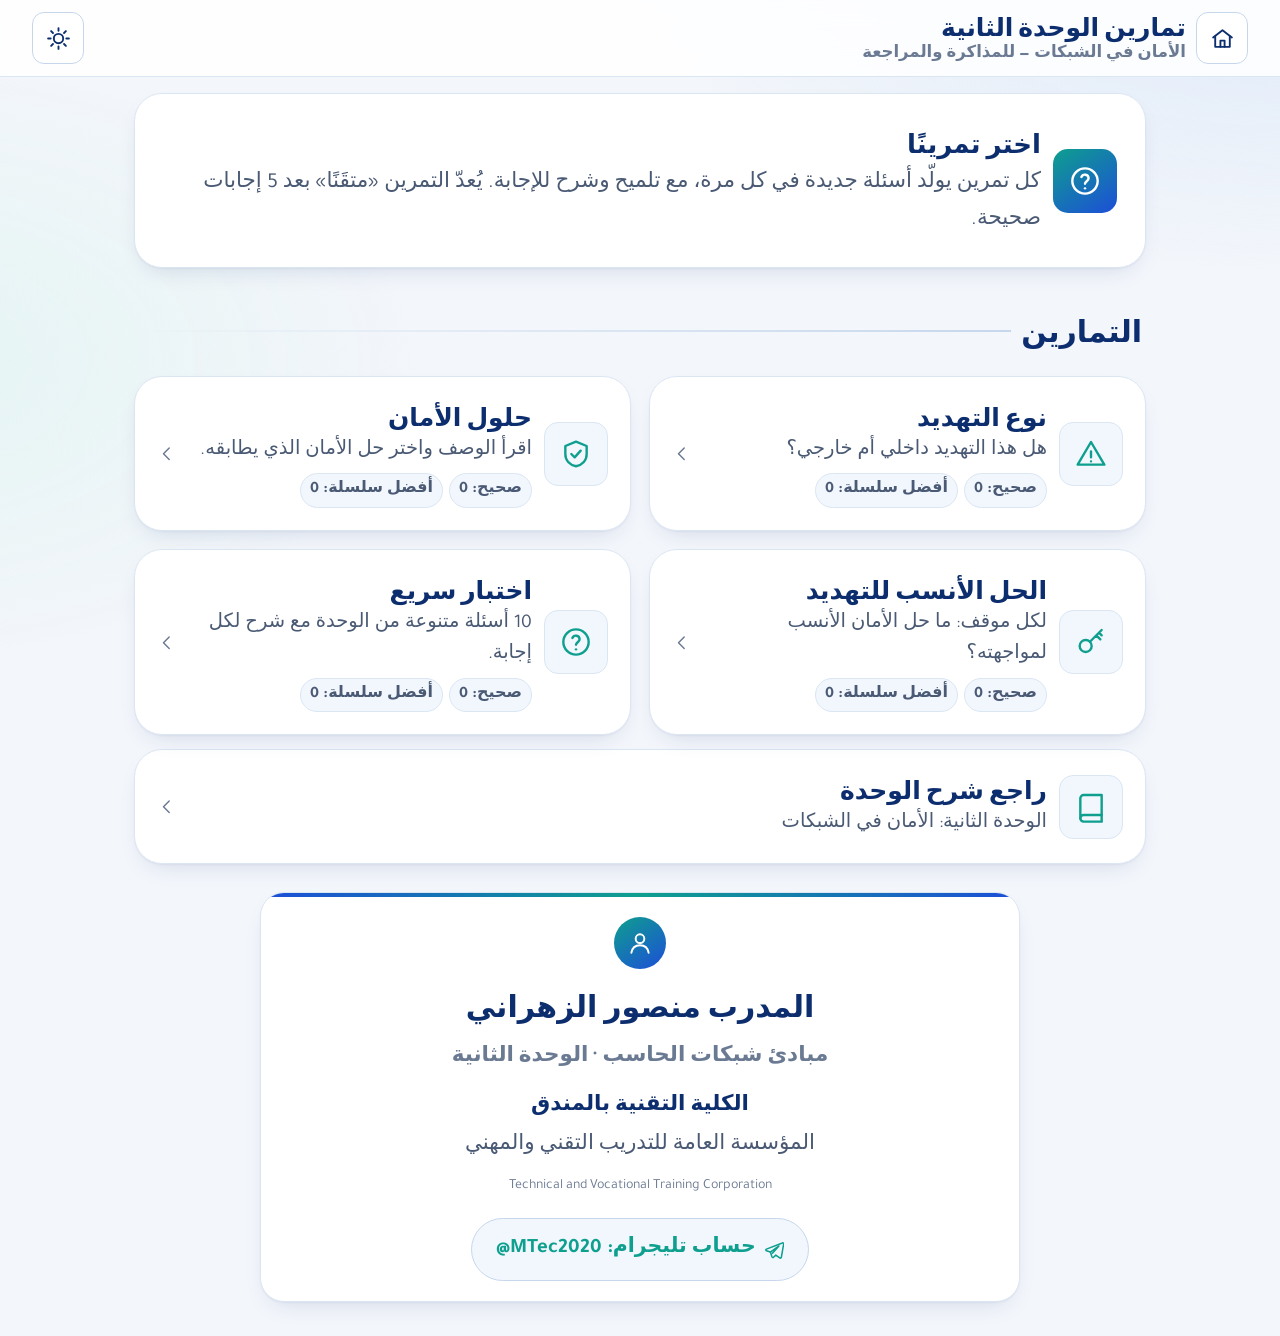
<file: practice-u2.html>
<!doctype html>
<html lang="ar" dir="rtl">
<head>
<meta charset="utf-8">
<meta name="viewport" content="width=device-width, initial-scale=1, viewport-fit=cover">
<meta name="theme-color" content="#f3f6fb">
<link rel="manifest" href="manifest.webmanifest">
<link rel="icon" type="image/png" href="icons/favicon-64.png">
<link rel="apple-touch-icon" href="icons/apple-touch-icon.png">
<meta name="apple-mobile-web-app-capable" content="yes">
<meta name="mobile-web-app-capable" content="yes">
<meta name="apple-mobile-web-app-status-bar-style" content="default">
<meta name="apple-mobile-web-app-title" content="مبادئ شبكات">
<meta name="application-name" content="مبادئ شبكات">
<link rel="stylesheet" href="assets/fonts.css">
<script>try{if(localStorage.getItem('osi-theme')==='dark')document.documentElement.setAttribute('data-theme','dark')}catch(e){}</script>
<title>تمارين الوحدة الثانية: الأمان في الشبكات — مبادئ شبكات الحاسب</title>
<link rel="stylesheet" href="assets/base.css">
<link rel="stylesheet" href="assets/app.css">
</head>
<body class="appx">
<svg width="0" height="0" style="position:absolute" aria-hidden="true">
<defs>
<symbol id="i-layers" viewBox="0 0 24 24"><path d="M12 2.5 2 7.5l10 5 10-5-10-5Z"/><path d="m2 12 10 5 10-5"/><path d="m2 16.5 10 5 10-5"/></symbol>
<symbol id="i-swap" viewBox="0 0 24 24"><path d="m17 3 4 4-4 4"/><path d="M3 7h18"/><path d="m7 21-4-4 4-4"/><path d="M21 17H3"/></symbol>
<symbol id="i-hub" viewBox="0 0 24 24"><path d="M9.5 21v-3.2a6.8 6.8 0 1 1 7.6-3.8l1.4 2.5h-2V20a1 1 0 0 1-1 1H13"/><circle cx="11.5" cy="10" r="1.6"/><circle cx="8" cy="7" r="1"/><circle cx="15" cy="7" r="1"/><circle cx="8.5" cy="13" r="1"/><path d="m9 8 1.4 1M14.2 7.8 12.8 9M9.3 12.4l1-1.3"/></symbol>
<symbol id="i-target" viewBox="0 0 24 24"><circle cx="12" cy="12" r="9"/><circle cx="12" cy="12" r="5"/><circle cx="12" cy="12" r="1.4"/><path d="m12 12 7-7M16 4.5V8h3.5"/></symbol>
<symbol id="i-info" viewBox="0 0 24 24"><circle cx="12" cy="12" r="9.5"/><path d="M12 11v6"/><path d="M12 7.5h.01"/></symbol>
<symbol id="i-shield" viewBox="0 0 24 24"><path d="M12 2.8 20 6v6c0 5-3.5 8.2-8 9.2-4.5-1-8-4.2-8-9.2V6l8-3.2Z"/><path d="m8.5 12 2.5 2.5 4.5-5"/></symbol>
<symbol id="i-globe" viewBox="0 0 24 24"><circle cx="12" cy="12" r="9"/><path d="M3 12h18"/><path d="M12 3c2.8 3 2.8 15 0 18"/><path d="M12 3c-2.8 3-2.8 15 0 18"/><path d="M4.5 7.5h15M4.5 16.5h15"/></symbol>
<symbol id="i-doc" viewBox="0 0 24 24"><path d="M14 3H6.5A1.5 1.5 0 0 0 5 4.5v15A1.5 1.5 0 0 0 6.5 21h11a1.5 1.5 0 0 0 1.5-1.5V8Z"/><path d="M14 3v5h5"/><path d="M8.5 12.5h7M8.5 16h7"/></symbol>
<symbol id="i-doccheck" viewBox="0 0 24 24"><path d="M13 3H6.5A1.5 1.5 0 0 0 5 4.5v15A1.5 1.5 0 0 0 6.5 21H11"/><path d="M13 3v5h5V10"/><path d="M8.5 12h5M8.5 15.5h3"/><circle cx="17" cy="17" r="4"/><path d="m15.3 17 1.2 1.2 2.2-2.4"/></symbol>
<symbol id="i-code" viewBox="0 0 24 24"><rect x="3" y="3" width="18" height="18" rx="3"/><path d="m9 9-3 3 3 3M15 9l3 3-3 3M13 7.5l-2 9"/></symbol>
<symbol id="i-users" viewBox="0 0 24 24"><circle cx="9" cy="8" r="3.2"/><path d="M3 20c.5-3.5 3-5.5 6-5.5s5.5 2 6 5.5"/><circle cx="17" cy="9" r="2.5"/><path d="M16.5 14.6c2.6.2 4.2 2 4.5 5"/></symbol>
<symbol id="i-truck" viewBox="0 0 24 24"><path d="M2 6h11v10H2z"/><path d="M13 9h4.5l3.5 3.5V16h-8"/><circle cx="6" cy="17.5" r="1.8"/><circle cx="17" cy="17.5" r="1.8"/></symbol>
<symbol id="i-network" viewBox="0 0 24 24"><circle cx="12" cy="5" r="2.2"/><circle cx="5" cy="18" r="2.2"/><circle cx="19" cy="18" r="2.2"/><path d="M10.9 6.9 6.1 16.1M13.1 6.9l4.8 9.2M7.2 18h9.6"/></symbol>
<symbol id="i-link" viewBox="0 0 24 24"><path d="M10 14a4.5 4.5 0 0 0 6.4 0l3-3a4.5 4.5 0 0 0-6.4-6.4l-1.2 1.2"/><path d="M14 10a4.5 4.5 0 0 0-6.4 0l-3 3a4.5 4.5 0 0 0 6.4 6.4l1.2-1.2"/></symbol>
<symbol id="i-wave" viewBox="0 0 24 24"><path d="M2 12h3.5c1.5 0 2-6 4-6s2 12 4.5 12 2.5-6 4-6H22"/></symbol>
<symbol id="i-app" viewBox="0 0 24 24"><rect x="3" y="4" width="18" height="16" rx="2.5"/><path d="M3 8.5h18"/><path d="M6.3 6.3h.01M8.8 6.3h.01"/><rect x="6.5" y="11.3" width="4.5" height="5.5" rx="1"/><path d="M13.5 12h4M13.5 14.5h4M13.5 17h2.5"/></symbol>
<symbol id="i-grid" viewBox="0 0 24 24"><rect x="4" y="4" width="6.5" height="6.5" rx="1.5"/><rect x="13.5" y="4" width="6.5" height="6.5" rx="1.5"/><rect x="4" y="13.5" width="6.5" height="6.5" rx="1.5"/><rect x="13.5" y="13.5" width="6.5" height="6.5" rx="1.5"/></symbol>
<symbol id="i-star" viewBox="0 0 24 24"><path d="m12 3 2.7 5.6 6.1.8-4.4 4.3 1 6.1L12 17l-5.4 2.8 1-6.1-4.4-4.3 6.1-.8Z"/></symbol>
<symbol id="i-clock" viewBox="0 0 24 24"><circle cx="14" cy="12" r="7"/><path d="M14 8.5V12l2.5 1.8"/><path d="M2 9h3.5M3 12h3M2 15h3.5"/></symbol>
<symbol id="i-updown" viewBox="0 0 24 24"><path d="M8 20V4M4 8l4-4 4 4M16 4v16M12 16l4 4 4-4"/></symbol>
<symbol id="i-folder" viewBox="0 0 24 24"><path d="M3 7a2 2 0 0 1 2-2h4l2 2h8a2 2 0 0 1 2 2v9a2 2 0 0 1-2 2H5a2 2 0 0 1-2-2Z"/><path d="M10 17v-6M8.3 12.7 10 11l1.7 1.7M14 11v6M12.3 15.3 14 17l1.7-1.7"/></symbol>
<symbol id="i-media" viewBox="0 0 24 24"><path d="M3 5v14"/><path d="m7 7 8 5-8 5Z"/><path d="M18 10v4M21 8v8"/></symbol>
<symbol id="i-play" viewBox="0 0 24 24"><path d="M7 4.5v15l12.5-7.5Z"/></symbol>
<symbol id="i-pause" viewBox="0 0 24 24"><path d="M8 5v14M16 5v14"/></symbol>
<symbol id="i-left" viewBox="0 0 24 24"><path d="m15 5-7 7 7 7"/></symbol>
<symbol id="i-right" viewBox="0 0 24 24"><path d="m9 5 7 7-7 7"/></symbol>
<symbol id="i-arrowL" viewBox="0 0 24 24"><path d="M20 12H4M10 6l-6 6 6 6"/></symbol>
<symbol id="i-arrowR" viewBox="0 0 24 24"><path d="M4 12h16M14 6l6 6-6 6"/></symbol>
<symbol id="i-arrowD" viewBox="0 0 24 24"><path d="M12 4v16M6 14l6 6 6-6"/></symbol>
<symbol id="i-reset" viewBox="0 0 24 24"><path d="M3 12a9 9 0 1 0 3-6.7"/><path d="M3 4v5h5"/></symbol>
<symbol id="i-present" viewBox="0 0 24 24"><rect x="3" y="4" width="18" height="12" rx="1.5"/><path d="M12 16v4M8 20h8"/><path d="M10 7.8v4.4l3.8-2.2Z"/></symbol>
<symbol id="i-menu" viewBox="0 0 24 24"><path d="M4 7h16M4 12h16M4 17h16"/></symbol>
<symbol id="i-close" viewBox="0 0 24 24"><path d="M6 6l12 12M18 6 6 18"/></symbol>
<symbol id="i-monitor" viewBox="0 0 24 24"><rect x="3" y="4" width="18" height="12" rx="1.5"/><path d="M9 20h6M12 16v4"/></symbol>
<symbol id="i-radio" viewBox="0 0 24 24"><rect x="3" y="8" width="18" height="12" rx="2"/><path d="m7 8 10-4.5"/><circle cx="15.5" cy="14" r="3"/><path d="M6.5 12.5h4M6.5 15.5h4"/></symbol>
<symbol id="i-cpu" viewBox="0 0 24 24"><rect x="7" y="7" width="10" height="10" rx="1.5"/><rect x="10" y="10" width="4" height="4"/><path d="M10 3v4M14 3v4M10 17v4M14 17v4M3 10h4M3 14h4M17 10h4M17 14h4"/></symbol>
<symbol id="i-router" viewBox="0 0 24 24"><rect x="3" y="13" width="18" height="7" rx="2"/><path d="M7 16.5h.01M10 16.5h.01M13 16.5h.01"/><path d="M6 13V8M18 13V8"/><path d="M9.5 9.2a3.6 3.6 0 0 1 5 0M8 7.4a5.8 5.8 0 0 1 8 0"/></symbol>
<symbol id="i-switch" viewBox="0 0 24 24"><rect x="2" y="7.5" width="20" height="9" rx="2"/><path d="M5.5 12h2M9 12h2M12.5 12h2M16 12h2"/></symbol>
<symbol id="i-mail" viewBox="0 0 24 24"><rect x="3" y="5" width="18" height="14" rx="2"/><path d="m3.5 6.5 8.5 6.5 8.5-6.5"/></symbol>
<symbol id="i-pin" viewBox="0 0 24 24"><path d="M12 21s-6.5-6-6.5-11a6.5 6.5 0 0 1 13 0c0 5-6.5 11-6.5 11Z"/><circle cx="12" cy="10" r="2.3"/></symbol>
<symbol id="i-bolt" viewBox="0 0 24 24"><path d="M13 2 4 14h7l-1 8 9-12h-7Z"/></symbol>
<symbol id="i-terminal" viewBox="0 0 24 24"><rect x="3" y="4" width="18" height="16" rx="2"/><path d="m7 9.5 3 2.5-3 2.5M12.5 15H17"/></symbol>
<symbol id="i-sitemap" viewBox="0 0 24 24"><rect x="9.5" y="3" width="5" height="4" rx="1"/><rect x="3" y="16.5" width="5" height="4" rx="1"/><rect x="16" y="16.5" width="5" height="4" rx="1"/><path d="M12 7v4.5M5.5 16.5V14h13v2.5"/></symbol>
<symbol id="i-scale" viewBox="0 0 24 24"><path d="M12 3v18M7 21h10M5 7h14"/><path d="m5 7-3 7a3 3 0 0 0 6 0Z"/><path d="m19 7-3 7a3 3 0 0 0 6 0Z"/></symbol>
<symbol id="i-gauge" viewBox="0 0 24 24"><path d="M4 17a8 8 0 1 1 16 0"/><path d="m12 17 4-5"/><circle cx="12" cy="17" r="1"/></symbol>
<symbol id="i-search" viewBox="0 0 24 24"><circle cx="10.5" cy="10.5" r="6.5"/><path d="M15.5 15.5 21 21"/><path d="m8 10.5 2 2 3.2-3.5"/></symbol>
<symbol id="i-chat" viewBox="0 0 24 24"><path d="M4 4h16v10H9l-5 4Z"/><path d="M8.5 9h.01M12 9h.01M15.5 9h.01"/></symbol>
<symbol id="i-clip" viewBox="0 0 24 24"><rect x="5" y="4" width="14" height="17" rx="2"/><path d="M9 4V2.8h6V4"/><path d="m8.5 10 1.2 1.2 2.3-2.3M14 10.3h2M8.5 15l1.2 1.2 2.3-2.3M14 15.3h2"/></symbol>
<symbol id="i-usergear" viewBox="0 0 24 24"><circle cx="10" cy="8" r="3.5"/><path d="M3.5 20c.5-4 3.2-6 6.5-6 1 0 1.9.2 2.7.5"/><circle cx="17.5" cy="17" r="2"/><path d="M17.5 13.5V15M17.5 19v1.5M14 17h1.5M19.5 17H21M15 14.5l1 1M19 18.5l1 1M15 19.5l1-1M19 15.5l1-1"/></symbol>
<symbol id="i-user" viewBox="0 0 24 24"><circle cx="12" cy="8" r="4"/><path d="M4 21c.8-4.5 4-7 8-7s7.2 2.5 8 7"/></symbol>
<symbol id="i-ethernet" viewBox="0 0 24 24"><path d="M4 5h16v11h-4v3H8v-3H4Z"/><path d="M8.5 9v2.5M12 9v2.5M15.5 9v2.5"/></symbol>
<symbol id="i-serial" viewBox="0 0 24 24"><path d="M2.5 8h19l-2.5 8H5Z"/><path d="M7 10.8h.01M10 10.8h.01M13 10.8h.01M16 10.8h.01M8.5 13.4h.01M11.5 13.4h.01M14.5 13.4h.01"/></symbol>
<symbol id="i-cable" viewBox="0 0 24 24"><path d="M5 21v-5"/><rect x="3" y="11" width="4" height="5" rx="1"/><path d="M4 11V8M6 11V8"/><path d="M5 16c0 3 3 3 6 1s4-6 7-6 3 3 3 5"/></symbol>
<symbol id="i-bulb" viewBox="0 0 24 24"><path d="M9 18h6M10 21h4"/><path d="M12 3a6 6 0 0 0-3.5 10.9V16h7v-2.1A6 6 0 0 0 12 3Z"/><path d="M12 7v4M10.5 9.5 12 11l1.5-1.5"/></symbol>
<symbol id="i-uplink" viewBox="0 0 24 24"><rect x="4" y="4" width="16" height="16" rx="2.5"/><path d="M12 16V8M8.5 11.5 12 8l3.5 3.5"/></symbol>
<symbol id="i-up" viewBox="0 0 24 24"><path d="M12 19V5M5 12l7-7 7 7"/></symbol>
<symbol id="i-cert" viewBox="0 0 24 24"><path d="M14 3H6.5A1.5 1.5 0 0 0 5 4.5v15A1.5 1.5 0 0 0 6.5 21H12"/><path d="M14 3l5 5v2"/><path d="M8.5 8h5M8.5 11.5h7M8.5 15h3"/><circle cx="17" cy="15.5" r="2.7"/><path d="m15.6 17.8-.6 3.7 2-1 2 1-.6-3.7"/></symbol>
<symbol id="i-envelope2" viewBox="0 0 24 24"><rect x="3" y="5" width="18" height="14" rx="1.5"/><path d="m3 5 9 8 9-8M3 19l7-7M21 19l-7-7"/></symbol>
<symbol id="i-pcs" viewBox="0 0 24 24"><rect x="2.5" y="4" width="13" height="9" rx="1"/><path d="M7 16h4M9 13v3"/><rect x="17.5" y="4" width="4" height="13" rx="1"/><path d="M19.5 7h.01"/></symbol>
<symbol id="i-phoneoff" viewBox="0 0 24 24"><rect x="7" y="3" width="10" height="18" rx="2"/><path d="M11 18h2"/><path d="M3 3l18 18"/></symbol>
<symbol id="i-shirt" viewBox="0 0 24 24"><path d="M8 3 3 6l2 5 2-1v11h10V10l2 1 2-5-5-3c-.5 1.5-2 2.5-4 2.5S8.5 4.5 8 3Z"/></symbol>
<symbol id="i-printer" viewBox="0 0 24 24"><path d="M7 8V3h10v5"/><rect x="3" y="8" width="18" height="9" rx="2"/><path d="M7 14h10v7H7z"/><path d="M17.5 11h.01"/></symbol>
<symbol id="i-wifi" viewBox="0 0 24 24"><path d="M2.5 9a14 14 0 0 1 19 0"/><path d="M5.5 12.5a9.5 9.5 0 0 1 13 0"/><path d="M8.8 16a4.8 4.8 0 0 1 6.4 0"/><path d="M12 19.5h.01"/></symbol>
<symbol id="i-bt" viewBox="0 0 24 24"><path d="m7 7 10 10-5 4V3l5 4L7 17"/></symbol>
<symbol id="i-building" viewBox="0 0 24 24"><rect x="4" y="3" width="10" height="18" rx="1"/><path d="M14 9h6v12h-6"/><path d="M7 7h1M10 7h1M7 11h1M10 11h1M7 15h1M10 15h1M17 13h.01M17 17h.01"/></symbol>
<symbol id="i-home" viewBox="0 0 24 24"><path d="M3 11 12 4l9 7"/><path d="M5 10v10h14V10"/><path d="M10 20v-6h4v6"/></symbol>
<symbol id="i-gear" viewBox="0 0 24 24"><circle cx="12" cy="12" r="3"/><path d="M12 2.5v3M12 18.5v3M4.6 4.6l2.1 2.1M17.3 17.3l2.1 2.1M2.5 12h3M18.5 12h3M4.6 19.4l2.1-2.1M17.3 6.7l2.1-2.1"/><circle cx="12" cy="12" r="6.5"/></symbol>
<symbol id="i-chart" viewBox="0 0 24 24"><path d="M4 20h16"/><path d="M7 17v-4M11 17V9M15 17v-6M19 17V6"/><path d="m5 10 4-4 4 3 6-6"/></symbol>
<symbol id="i-cycle" viewBox="0 0 24 24"><path d="M20 12a8 8 0 0 1-13.7 5.7"/><path d="M4 12a8 8 0 0 1 13.7-5.7"/><path d="M18 2.5v4.2h-4.2M6 21.5v-4.2h4.2"/></symbol>
<symbol id="i-ringo" viewBox="0 0 24 24"><circle cx="12" cy="12" r="7.5"/><circle cx="12" cy="4.5" r="2" class="fillc"/><circle cx="18.5" cy="15.8" r="2"/><circle cx="5.5" cy="15.8" r="2"/></symbol>
<symbol id="i-server" viewBox="0 0 24 24"><rect x="4" y="3" width="16" height="6" rx="1.5"/><rect x="4" y="10" width="16" height="6" rx="1.5"/><path d="M7 6h.01M7 13h.01M12 16v4M8 21h8"/></symbol>
<symbol id="i-brick" viewBox="0 0 24 24"><rect x="3" y="5" width="18" height="14" rx="1"/><path d="M3 9.7h18M3 14.3h18M9 5v4.7M15 5v4.7M6 9.7v4.6M12 9.7v4.6M18 9.7v4.6M9 14.3V19M15 14.3V19"/></symbol>
<symbol id="i-game" viewBox="0 0 24 24"><path d="M6.5 8h11a4 4 0 0 1 3.9 4.9l-1 4.4a2.3 2.3 0 0 1-4 .9L14.7 16H9.3l-1.7 2.2a2.3 2.3 0 0 1-4-.9l-1-4.4A4 4 0 0 1 6.5 8Z"/><path d="M8 11v3M6.5 12.5h3M15.5 12h.01M17.5 13.5h.01"/></symbol>
<symbol id="i-thumb" viewBox="0 0 24 24"><path d="M7 11v9H4v-9z"/><path d="M7 11l4-7c1.5 0 2.5 1 2.2 2.6L12.8 10H19a2 2 0 0 1 2 2.3l-1.2 6A2 2 0 0 1 17.8 20H7"/></symbol>
<symbol id="i-pipe" viewBox="0 0 24 24"><ellipse cx="18" cy="12" rx="2.5" ry="4"/><path d="M18 8H5.5a2.5 4 0 0 0 0 8H18"/></symbol>
<symbol id="i-broken" viewBox="0 0 24 24"><path d="M9 7 7.6 5.6a3.5 3.5 0 0 0-5 5L4 12"/><path d="m15 17 1.4 1.4a3.5 3.5 0 0 0 5-5L20 12"/><path d="M8.5 15.5 10 14M14 10l1.5-1.5"/><path d="M3 21l2-2M19 5l2-2M12 3v2M3 12H1"/></symbol>
<symbol id="i-school" viewBox="0 0 24 24"><path d="M3 21h18"/><path d="M5 21V11l7-4 7 4v10"/><path d="M12 7V3h3"/><path d="M10 21v-5h4v5"/><path d="M8 13h.01M16 13h.01"/></symbol>
<symbol id="i-hubstar" viewBox="0 0 24 24"><circle cx="12" cy="12" r="2.5"/><circle cx="12" cy="3.5" r="1.6"/><circle cx="19.5" cy="8" r="1.6"/><circle cx="19.5" cy="16" r="1.6"/><circle cx="12" cy="20.5" r="1.6"/><circle cx="4.5" cy="16" r="1.6"/><circle cx="4.5" cy="8" r="1.6"/><path d="M12 9.5V5M14.2 10.8l3.8-2M14.2 13.2l3.8 2M12 14.5V19M9.8 13.2 6 15.2M9.8 10.8 6 8.8"/></symbol>
<symbol id="i-lock" viewBox="0 0 24 24"><rect x="4" y="11" width="16" height="10" rx="2"/><path d="M8 11V7a4 4 0 0 1 8 0v4"/><path d="M12 15v2"/></symbol>
<symbol id="i-key" viewBox="0 0 24 24"><circle cx="8" cy="15" r="4.5"/><path d="m11.2 11.8 8.8-8.8M16 7l3 3M18 5l2 2"/></symbol>
<symbol id="i-eye" viewBox="0 0 24 24"><path d="M2 12s3.6-7 10-7 10 7 10 7-3.6 7-10 7S2 12 2 12Z"/><circle cx="12" cy="12" r="3"/></symbol>
<symbol id="i-bug" viewBox="0 0 24 24"><rect x="7" y="8" width="10" height="12" rx="5"/><path d="M9 8a3 3 0 0 1 6 0M12 12v8M3 13h4M17 13h4M4 7l3.5 2.5M20 7l-3.5 2.5M4 19l3.5-2.5M20 19l-3.5-2.5"/></symbol>
<symbol id="i-alert" viewBox="0 0 24 24"><path d="M12 3 2 20h20Z"/><path d="M12 10v4.5M12 17.5h.01"/></symbol>
<symbol id="i-check" viewBox="0 0 24 24"><circle cx="12" cy="12" r="9.5"/><path d="m7.5 12.5 3 3 6-6.5"/></symbol>
<symbol id="i-hand" viewBox="0 0 24 24"><path d="M8 13V5.5a1.5 1.5 0 0 1 3 0V12"/><path d="M11 11V4a1.5 1.5 0 0 1 3 0v7"/><path d="M14 11V5.5a1.5 1.5 0 0 1 3 0V13"/><path d="M17 9.5a1.5 1.5 0 0 1 3 0V15a7 7 0 0 1-7 7h-1a7 7 0 0 1-5.6-2.8L3.6 16a1.6 1.6 0 0 1 2.4-2.1L8 16"/></symbol>
<symbol id="i-hash" viewBox="0 0 24 24"><path d="M4 9h16M4 15h16M10 3 8 21M16 3l-2 18"/></symbol>
<symbol id="i-calc" viewBox="0 0 24 24"><rect x="5" y="3" width="14" height="18" rx="2"/><path d="M8 7h8M8 11h.01M12 11h.01M16 11h.01M8 14.5h.01M12 14.5h.01M16 14.5h.01M8 18h.01M12 18h4"/></symbol>
<symbol id="i-plug" viewBox="0 0 24 24"><path d="M9 2v5M15 2v5"/><path d="M6 7h12v4a6 6 0 0 1-12 0Z"/><path d="M12 17v5"/></symbol>
<symbol id="i-zoom" viewBox="0 0 24 24"><circle cx="10.5" cy="10.5" r="6.5"/><path d="M15.5 15.5 21 21M10.5 7.5v6M7.5 10.5h6"/></symbol>
<symbol id="i-flag" viewBox="0 0 24 24"><path d="M5 21V4M5 4h11l-2 4 2 4H5"/></symbol>
<symbol id="i-cloud" viewBox="0 0 24 24"><path d="M7 18a4.5 4.5 0 0 1-.5-9A6 6 0 0 1 18 8.5 4.8 4.8 0 0 1 17.5 18Z"/></symbol>
<symbol id="i-book" viewBox="0 0 24 24"><path d="M4 5.5A2.5 2.5 0 0 1 6.5 3H20v15H6.5A2.5 2.5 0 0 0 4 20.5Z"/><path d="M4 20.5A2.5 2.5 0 0 0 6.5 23H20v-5"/></symbol>
<symbol id="i-quiz" viewBox="0 0 24 24"><circle cx="12" cy="12" r="9.5"/><path d="M9.3 9a2.8 2.8 0 0 1 5.4 1c0 1.9-2.7 2.4-2.7 4"/><path d="M12 17.5h.01"/></symbol>
<symbol id="i-sun" viewBox="0 0 24 24"><circle cx="12" cy="12" r="4.5"/><path d="M12 2v2.5M12 19.5V22M2 12h2.5M19.5 12H22M4.9 4.9l1.8 1.8M17.3 17.3l1.8 1.8M4.9 19.1l1.8-1.8M17.3 6.7l1.8-1.8"/></symbol>
<symbol id="i-moon" viewBox="0 0 24 24"><path d="M20 14.5A8.5 8.5 0 0 1 9.5 4a8.5 8.5 0 1 0 10.5 10.5Z"/></symbol>
<symbol id="i-pen" viewBox="0 0 24 24"><path d="M4 20h4L19 9l-4-4L4 16Z"/><path d="m13.5 6.5 4 4"/></symbol>
<symbol id="i-download" viewBox="0 0 24 24"><path d="M12 3v12M7 10l5 5 5-5"/><path d="M4 17v3h16v-3"/></symbol>
<symbol id="i-trash" viewBox="0 0 24 24"><path d="M4 7h16M9 7V4h6v3M6 7l1 13h10l1-13"/><path d="M10 11v6M14 11v6"/></symbol>
<symbol id="i-undo" viewBox="0 0 24 24"><path d="M9 14 4 9l5-5"/><path d="M4 9h10a6 6 0 0 1 0 12h-3"/></symbol>
<symbol id="i-expand" viewBox="0 0 24 24"><path d="M4 9V4h5M20 9V4h-5M4 15v5h5M20 15v5h-5"/></symbol>
<symbol id="i-telegram" viewBox="0 0 24 24"><path d="M21.5 3.5 2.8 10.7c-.9.4-.9 1.6.1 1.9l4.6 1.5 1.8 5.6c.3.8 1.3 1 1.9.4l2.6-2.5 4.6 3.4c.7.5 1.7.1 1.9-.7L23 4.9c.2-1-.6-1.8-1.5-1.4Z"/><path d="m7.5 14.1 10-7.1-7.6 8.4"/></symbol>
</defs>
</svg>
<header class="apphead">
  <a class="hbtn" href="index.html" aria-label="الرئيسية"><svg class="ic"><use href="#i-home"/></svg></a>
  <div class="ttl"><b>تمارين الوحدة الثانية</b><small>الأمان في الشبكات — للمذاكرة والمراجعة</small></div>
  <button class="hbtn" id="themeBtn" aria-label="الوضع الليلي"><svg class="ic sun"><use href="#i-sun"/></svg><svg class="ic moon"><use href="#i-moon"/></svg></button>
</header>
<main class="wrap">
  <section id="menu">
    <div class="panel intro"><span class="ii"><svg class="ic"><use href="#i-quiz"/></svg></span><p><b>اختر تمرينًا</b>كل تمرين يولّد أسئلة جديدة في كل مرة، مع تلميح وشرح للإجابة. يُعدّ التمرين «متقَنًا» بعد 5 إجابات صحيحة.</p></div>
    <h2 class="h-sec">التمارين</h2>
    <div class="drills" id="drills"></div>
    <a class="panel dcard" href="u2.html" style="margin-top:14px;text-decoration:none"><span class="di"><svg class="ic"><use href="#i-book"/></svg></span><div><h3>راجع شرح الوحدة</h3><p>الوحدة الثانية: الأمان في الشبكات</p></div><svg class="ic"><use href="#i-left"/></svg></a>
  </section>
  <section id="drill" hidden>
    <div class="dhead"><button class="hbtn" id="toMenu" aria-label="التمارين"><svg class="ic"><use href="#i-right"/></svg></button><h2 id="dtitle"></h2><div class="score"><span class="chip" id="sc1"></span><span class="chip" id="sc2"></span></div></div>
    <div id="qwrap">
      <div class="panel qbox"><div id="qbody"></div><div class="err" id="err" role="alert"></div><div class="hint" id="hbox" hidden></div><div class="fb" id="fb" aria-live="polite"></div>
        <div class="btns"><button class="btn" id="chk"><svg class="ic"><use href="#i-check"/></svg>تحقق</button><button class="btn" id="nxt" hidden>التالي</button><button class="btn ghost" id="hnt"><svg class="ic"><use href="#i-bulb"/></svg>تلميح</button></div>
      </div>
    </div>
    <div class="panel result" id="result" hidden><div class="ring" id="rring"><span><b id="rval"></b><small>النتيجة</small></span></div><h3>انتهت الجولة</h3><p id="rmsg"></p>
      <div class="btns" style="justify-content:center"><button class="btn" id="again"><svg class="ic"><use href="#i-reset"/></svg>جولة جديدة</button></div></div>
  </section>
  <footer class="credit">
  <span class="cr-ic"><svg class="ic"><use href="#i-user"/></svg></span>
  <h3>المدرب منصور الزهراني</h3>
  <p class="cr-course">مبادئ شبكات الحاسب · الوحدة الثانية</p>
  <p class="cr-org"><b>الكلية التقنية بالمندق</b><br>المؤسسة العامة للتدريب التقني والمهني<br><span class="en">Technical and Vocational Training Corporation</span></p>
  <a class="cr-mail" href="https://t.me/MTec2020" target="_blank" rel="noopener"><svg class="ic"><use href="#i-telegram"/></svg><span>حساب تليجرام: <bdi dir="ltr">@MTec2020</bdi></span></a>
</footer>
</main>
<script src="assets/app.js"></script>
<script src="assets/guard.js"></script>
<script src="assets/practice.js"></script>
<script src="assets/practice-u2.js"></script>
</body>
</html>
</file>
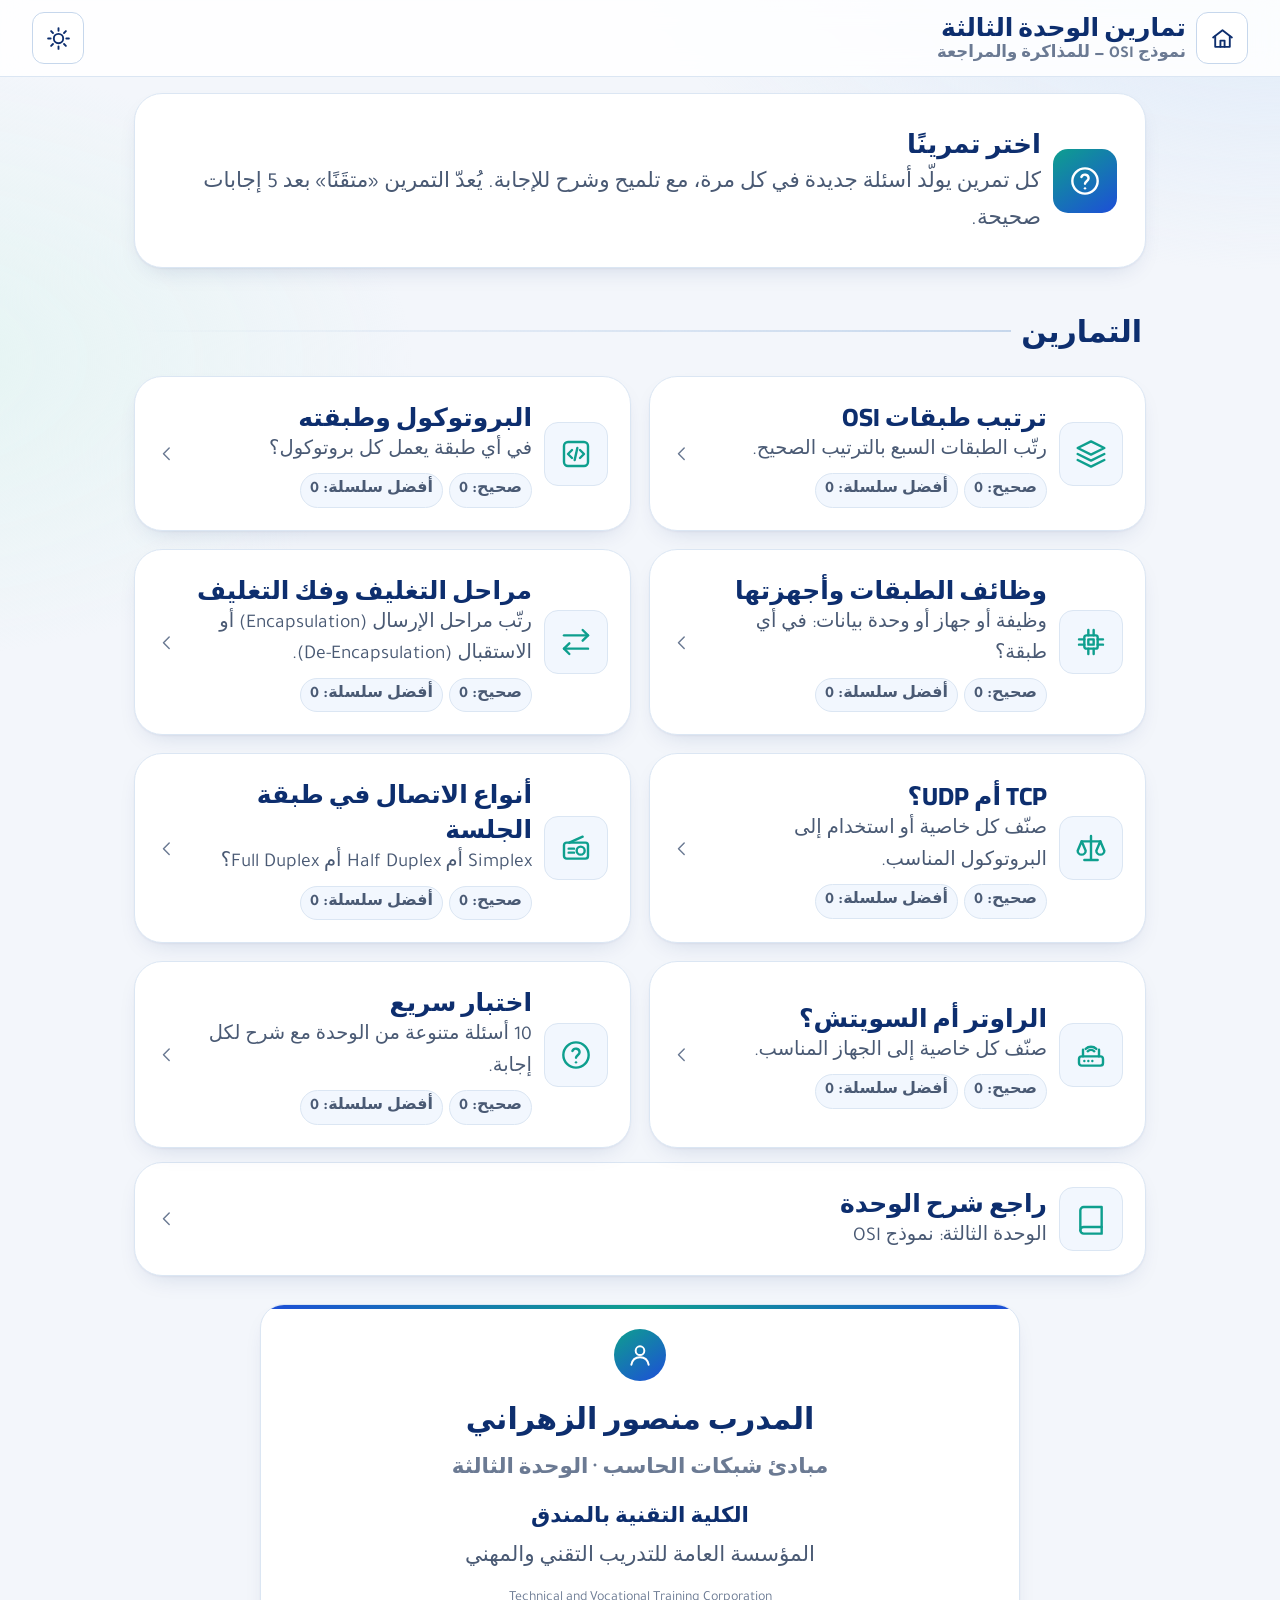
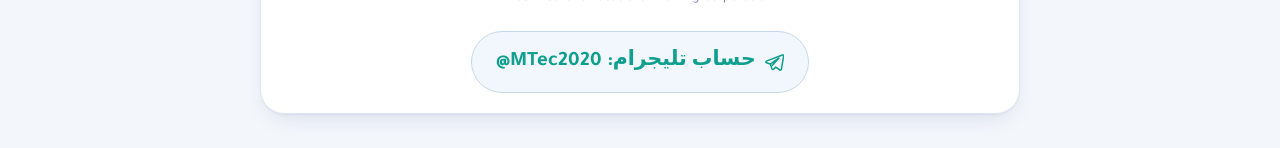
<file: practice-u3.html>
<!doctype html>
<html lang="ar" dir="rtl">
<head>
<meta charset="utf-8">
<meta name="viewport" content="width=device-width, initial-scale=1, viewport-fit=cover">
<meta name="theme-color" content="#f3f6fb">
<link rel="manifest" href="manifest.webmanifest">
<link rel="icon" type="image/png" href="icons/favicon-64.png">
<link rel="apple-touch-icon" href="icons/apple-touch-icon.png">
<meta name="apple-mobile-web-app-capable" content="yes">
<meta name="mobile-web-app-capable" content="yes">
<meta name="apple-mobile-web-app-status-bar-style" content="default">
<meta name="apple-mobile-web-app-title" content="مبادئ شبكات">
<meta name="application-name" content="مبادئ شبكات">
<link rel="stylesheet" href="assets/fonts.css">
<script>try{if(localStorage.getItem('osi-theme')==='dark')document.documentElement.setAttribute('data-theme','dark')}catch(e){}</script>
<title>تمارين الوحدة الثالثة: نموذج OSI — مبادئ شبكات الحاسب</title>
<link rel="stylesheet" href="assets/base.css">
<link rel="stylesheet" href="assets/app.css">
</head>
<body class="appx">
<svg width="0" height="0" style="position:absolute" aria-hidden="true">
<defs>
<symbol id="i-layers" viewBox="0 0 24 24"><path d="M12 2.5 2 7.5l10 5 10-5-10-5Z"/><path d="m2 12 10 5 10-5"/><path d="m2 16.5 10 5 10-5"/></symbol>
<symbol id="i-swap" viewBox="0 0 24 24"><path d="m17 3 4 4-4 4"/><path d="M3 7h18"/><path d="m7 21-4-4 4-4"/><path d="M21 17H3"/></symbol>
<symbol id="i-hub" viewBox="0 0 24 24"><path d="M9.5 21v-3.2a6.8 6.8 0 1 1 7.6-3.8l1.4 2.5h-2V20a1 1 0 0 1-1 1H13"/><circle cx="11.5" cy="10" r="1.6"/><circle cx="8" cy="7" r="1"/><circle cx="15" cy="7" r="1"/><circle cx="8.5" cy="13" r="1"/><path d="m9 8 1.4 1M14.2 7.8 12.8 9M9.3 12.4l1-1.3"/></symbol>
<symbol id="i-target" viewBox="0 0 24 24"><circle cx="12" cy="12" r="9"/><circle cx="12" cy="12" r="5"/><circle cx="12" cy="12" r="1.4"/><path d="m12 12 7-7M16 4.5V8h3.5"/></symbol>
<symbol id="i-info" viewBox="0 0 24 24"><circle cx="12" cy="12" r="9.5"/><path d="M12 11v6"/><path d="M12 7.5h.01"/></symbol>
<symbol id="i-shield" viewBox="0 0 24 24"><path d="M12 2.8 20 6v6c0 5-3.5 8.2-8 9.2-4.5-1-8-4.2-8-9.2V6l8-3.2Z"/><path d="m8.5 12 2.5 2.5 4.5-5"/></symbol>
<symbol id="i-globe" viewBox="0 0 24 24"><circle cx="12" cy="12" r="9"/><path d="M3 12h18"/><path d="M12 3c2.8 3 2.8 15 0 18"/><path d="M12 3c-2.8 3-2.8 15 0 18"/><path d="M4.5 7.5h15M4.5 16.5h15"/></symbol>
<symbol id="i-doc" viewBox="0 0 24 24"><path d="M14 3H6.5A1.5 1.5 0 0 0 5 4.5v15A1.5 1.5 0 0 0 6.5 21h11a1.5 1.5 0 0 0 1.5-1.5V8Z"/><path d="M14 3v5h5"/><path d="M8.5 12.5h7M8.5 16h7"/></symbol>
<symbol id="i-doccheck" viewBox="0 0 24 24"><path d="M13 3H6.5A1.5 1.5 0 0 0 5 4.5v15A1.5 1.5 0 0 0 6.5 21H11"/><path d="M13 3v5h5V10"/><path d="M8.5 12h5M8.5 15.5h3"/><circle cx="17" cy="17" r="4"/><path d="m15.3 17 1.2 1.2 2.2-2.4"/></symbol>
<symbol id="i-code" viewBox="0 0 24 24"><rect x="3" y="3" width="18" height="18" rx="3"/><path d="m9 9-3 3 3 3M15 9l3 3-3 3M13 7.5l-2 9"/></symbol>
<symbol id="i-users" viewBox="0 0 24 24"><circle cx="9" cy="8" r="3.2"/><path d="M3 20c.5-3.5 3-5.5 6-5.5s5.5 2 6 5.5"/><circle cx="17" cy="9" r="2.5"/><path d="M16.5 14.6c2.6.2 4.2 2 4.5 5"/></symbol>
<symbol id="i-truck" viewBox="0 0 24 24"><path d="M2 6h11v10H2z"/><path d="M13 9h4.5l3.5 3.5V16h-8"/><circle cx="6" cy="17.5" r="1.8"/><circle cx="17" cy="17.5" r="1.8"/></symbol>
<symbol id="i-network" viewBox="0 0 24 24"><circle cx="12" cy="5" r="2.2"/><circle cx="5" cy="18" r="2.2"/><circle cx="19" cy="18" r="2.2"/><path d="M10.9 6.9 6.1 16.1M13.1 6.9l4.8 9.2M7.2 18h9.6"/></symbol>
<symbol id="i-link" viewBox="0 0 24 24"><path d="M10 14a4.5 4.5 0 0 0 6.4 0l3-3a4.5 4.5 0 0 0-6.4-6.4l-1.2 1.2"/><path d="M14 10a4.5 4.5 0 0 0-6.4 0l-3 3a4.5 4.5 0 0 0 6.4 6.4l1.2-1.2"/></symbol>
<symbol id="i-wave" viewBox="0 0 24 24"><path d="M2 12h3.5c1.5 0 2-6 4-6s2 12 4.5 12 2.5-6 4-6H22"/></symbol>
<symbol id="i-app" viewBox="0 0 24 24"><rect x="3" y="4" width="18" height="16" rx="2.5"/><path d="M3 8.5h18"/><path d="M6.3 6.3h.01M8.8 6.3h.01"/><rect x="6.5" y="11.3" width="4.5" height="5.5" rx="1"/><path d="M13.5 12h4M13.5 14.5h4M13.5 17h2.5"/></symbol>
<symbol id="i-grid" viewBox="0 0 24 24"><rect x="4" y="4" width="6.5" height="6.5" rx="1.5"/><rect x="13.5" y="4" width="6.5" height="6.5" rx="1.5"/><rect x="4" y="13.5" width="6.5" height="6.5" rx="1.5"/><rect x="13.5" y="13.5" width="6.5" height="6.5" rx="1.5"/></symbol>
<symbol id="i-star" viewBox="0 0 24 24"><path d="m12 3 2.7 5.6 6.1.8-4.4 4.3 1 6.1L12 17l-5.4 2.8 1-6.1-4.4-4.3 6.1-.8Z"/></symbol>
<symbol id="i-clock" viewBox="0 0 24 24"><circle cx="14" cy="12" r="7"/><path d="M14 8.5V12l2.5 1.8"/><path d="M2 9h3.5M3 12h3M2 15h3.5"/></symbol>
<symbol id="i-updown" viewBox="0 0 24 24"><path d="M8 20V4M4 8l4-4 4 4M16 4v16M12 16l4 4 4-4"/></symbol>
<symbol id="i-folder" viewBox="0 0 24 24"><path d="M3 7a2 2 0 0 1 2-2h4l2 2h8a2 2 0 0 1 2 2v9a2 2 0 0 1-2 2H5a2 2 0 0 1-2-2Z"/><path d="M10 17v-6M8.3 12.7 10 11l1.7 1.7M14 11v6M12.3 15.3 14 17l1.7-1.7"/></symbol>
<symbol id="i-media" viewBox="0 0 24 24"><path d="M3 5v14"/><path d="m7 7 8 5-8 5Z"/><path d="M18 10v4M21 8v8"/></symbol>
<symbol id="i-play" viewBox="0 0 24 24"><path d="M7 4.5v15l12.5-7.5Z"/></symbol>
<symbol id="i-pause" viewBox="0 0 24 24"><path d="M8 5v14M16 5v14"/></symbol>
<symbol id="i-left" viewBox="0 0 24 24"><path d="m15 5-7 7 7 7"/></symbol>
<symbol id="i-right" viewBox="0 0 24 24"><path d="m9 5 7 7-7 7"/></symbol>
<symbol id="i-arrowL" viewBox="0 0 24 24"><path d="M20 12H4M10 6l-6 6 6 6"/></symbol>
<symbol id="i-arrowR" viewBox="0 0 24 24"><path d="M4 12h16M14 6l6 6-6 6"/></symbol>
<symbol id="i-arrowD" viewBox="0 0 24 24"><path d="M12 4v16M6 14l6 6 6-6"/></symbol>
<symbol id="i-reset" viewBox="0 0 24 24"><path d="M3 12a9 9 0 1 0 3-6.7"/><path d="M3 4v5h5"/></symbol>
<symbol id="i-present" viewBox="0 0 24 24"><rect x="3" y="4" width="18" height="12" rx="1.5"/><path d="M12 16v4M8 20h8"/><path d="M10 7.8v4.4l3.8-2.2Z"/></symbol>
<symbol id="i-menu" viewBox="0 0 24 24"><path d="M4 7h16M4 12h16M4 17h16"/></symbol>
<symbol id="i-close" viewBox="0 0 24 24"><path d="M6 6l12 12M18 6 6 18"/></symbol>
<symbol id="i-monitor" viewBox="0 0 24 24"><rect x="3" y="4" width="18" height="12" rx="1.5"/><path d="M9 20h6M12 16v4"/></symbol>
<symbol id="i-radio" viewBox="0 0 24 24"><rect x="3" y="8" width="18" height="12" rx="2"/><path d="m7 8 10-4.5"/><circle cx="15.5" cy="14" r="3"/><path d="M6.5 12.5h4M6.5 15.5h4"/></symbol>
<symbol id="i-cpu" viewBox="0 0 24 24"><rect x="7" y="7" width="10" height="10" rx="1.5"/><rect x="10" y="10" width="4" height="4"/><path d="M10 3v4M14 3v4M10 17v4M14 17v4M3 10h4M3 14h4M17 10h4M17 14h4"/></symbol>
<symbol id="i-router" viewBox="0 0 24 24"><rect x="3" y="13" width="18" height="7" rx="2"/><path d="M7 16.5h.01M10 16.5h.01M13 16.5h.01"/><path d="M6 13V8M18 13V8"/><path d="M9.5 9.2a3.6 3.6 0 0 1 5 0M8 7.4a5.8 5.8 0 0 1 8 0"/></symbol>
<symbol id="i-switch" viewBox="0 0 24 24"><rect x="2" y="7.5" width="20" height="9" rx="2"/><path d="M5.5 12h2M9 12h2M12.5 12h2M16 12h2"/></symbol>
<symbol id="i-mail" viewBox="0 0 24 24"><rect x="3" y="5" width="18" height="14" rx="2"/><path d="m3.5 6.5 8.5 6.5 8.5-6.5"/></symbol>
<symbol id="i-pin" viewBox="0 0 24 24"><path d="M12 21s-6.5-6-6.5-11a6.5 6.5 0 0 1 13 0c0 5-6.5 11-6.5 11Z"/><circle cx="12" cy="10" r="2.3"/></symbol>
<symbol id="i-bolt" viewBox="0 0 24 24"><path d="M13 2 4 14h7l-1 8 9-12h-7Z"/></symbol>
<symbol id="i-terminal" viewBox="0 0 24 24"><rect x="3" y="4" width="18" height="16" rx="2"/><path d="m7 9.5 3 2.5-3 2.5M12.5 15H17"/></symbol>
<symbol id="i-sitemap" viewBox="0 0 24 24"><rect x="9.5" y="3" width="5" height="4" rx="1"/><rect x="3" y="16.5" width="5" height="4" rx="1"/><rect x="16" y="16.5" width="5" height="4" rx="1"/><path d="M12 7v4.5M5.5 16.5V14h13v2.5"/></symbol>
<symbol id="i-scale" viewBox="0 0 24 24"><path d="M12 3v18M7 21h10M5 7h14"/><path d="m5 7-3 7a3 3 0 0 0 6 0Z"/><path d="m19 7-3 7a3 3 0 0 0 6 0Z"/></symbol>
<symbol id="i-gauge" viewBox="0 0 24 24"><path d="M4 17a8 8 0 1 1 16 0"/><path d="m12 17 4-5"/><circle cx="12" cy="17" r="1"/></symbol>
<symbol id="i-search" viewBox="0 0 24 24"><circle cx="10.5" cy="10.5" r="6.5"/><path d="M15.5 15.5 21 21"/><path d="m8 10.5 2 2 3.2-3.5"/></symbol>
<symbol id="i-chat" viewBox="0 0 24 24"><path d="M4 4h16v10H9l-5 4Z"/><path d="M8.5 9h.01M12 9h.01M15.5 9h.01"/></symbol>
<symbol id="i-clip" viewBox="0 0 24 24"><rect x="5" y="4" width="14" height="17" rx="2"/><path d="M9 4V2.8h6V4"/><path d="m8.5 10 1.2 1.2 2.3-2.3M14 10.3h2M8.5 15l1.2 1.2 2.3-2.3M14 15.3h2"/></symbol>
<symbol id="i-usergear" viewBox="0 0 24 24"><circle cx="10" cy="8" r="3.5"/><path d="M3.5 20c.5-4 3.2-6 6.5-6 1 0 1.9.2 2.7.5"/><circle cx="17.5" cy="17" r="2"/><path d="M17.5 13.5V15M17.5 19v1.5M14 17h1.5M19.5 17H21M15 14.5l1 1M19 18.5l1 1M15 19.5l1-1M19 15.5l1-1"/></symbol>
<symbol id="i-user" viewBox="0 0 24 24"><circle cx="12" cy="8" r="4"/><path d="M4 21c.8-4.5 4-7 8-7s7.2 2.5 8 7"/></symbol>
<symbol id="i-ethernet" viewBox="0 0 24 24"><path d="M4 5h16v11h-4v3H8v-3H4Z"/><path d="M8.5 9v2.5M12 9v2.5M15.5 9v2.5"/></symbol>
<symbol id="i-serial" viewBox="0 0 24 24"><path d="M2.5 8h19l-2.5 8H5Z"/><path d="M7 10.8h.01M10 10.8h.01M13 10.8h.01M16 10.8h.01M8.5 13.4h.01M11.5 13.4h.01M14.5 13.4h.01"/></symbol>
<symbol id="i-cable" viewBox="0 0 24 24"><path d="M5 21v-5"/><rect x="3" y="11" width="4" height="5" rx="1"/><path d="M4 11V8M6 11V8"/><path d="M5 16c0 3 3 3 6 1s4-6 7-6 3 3 3 5"/></symbol>
<symbol id="i-bulb" viewBox="0 0 24 24"><path d="M9 18h6M10 21h4"/><path d="M12 3a6 6 0 0 0-3.5 10.9V16h7v-2.1A6 6 0 0 0 12 3Z"/><path d="M12 7v4M10.5 9.5 12 11l1.5-1.5"/></symbol>
<symbol id="i-uplink" viewBox="0 0 24 24"><rect x="4" y="4" width="16" height="16" rx="2.5"/><path d="M12 16V8M8.5 11.5 12 8l3.5 3.5"/></symbol>
<symbol id="i-up" viewBox="0 0 24 24"><path d="M12 19V5M5 12l7-7 7 7"/></symbol>
<symbol id="i-cert" viewBox="0 0 24 24"><path d="M14 3H6.5A1.5 1.5 0 0 0 5 4.5v15A1.5 1.5 0 0 0 6.5 21H12"/><path d="M14 3l5 5v2"/><path d="M8.5 8h5M8.5 11.5h7M8.5 15h3"/><circle cx="17" cy="15.5" r="2.7"/><path d="m15.6 17.8-.6 3.7 2-1 2 1-.6-3.7"/></symbol>
<symbol id="i-envelope2" viewBox="0 0 24 24"><rect x="3" y="5" width="18" height="14" rx="1.5"/><path d="m3 5 9 8 9-8M3 19l7-7M21 19l-7-7"/></symbol>
<symbol id="i-pcs" viewBox="0 0 24 24"><rect x="2.5" y="4" width="13" height="9" rx="1"/><path d="M7 16h4M9 13v3"/><rect x="17.5" y="4" width="4" height="13" rx="1"/><path d="M19.5 7h.01"/></symbol>
<symbol id="i-phoneoff" viewBox="0 0 24 24"><rect x="7" y="3" width="10" height="18" rx="2"/><path d="M11 18h2"/><path d="M3 3l18 18"/></symbol>
<symbol id="i-shirt" viewBox="0 0 24 24"><path d="M8 3 3 6l2 5 2-1v11h10V10l2 1 2-5-5-3c-.5 1.5-2 2.5-4 2.5S8.5 4.5 8 3Z"/></symbol>
<symbol id="i-printer" viewBox="0 0 24 24"><path d="M7 8V3h10v5"/><rect x="3" y="8" width="18" height="9" rx="2"/><path d="M7 14h10v7H7z"/><path d="M17.5 11h.01"/></symbol>
<symbol id="i-wifi" viewBox="0 0 24 24"><path d="M2.5 9a14 14 0 0 1 19 0"/><path d="M5.5 12.5a9.5 9.5 0 0 1 13 0"/><path d="M8.8 16a4.8 4.8 0 0 1 6.4 0"/><path d="M12 19.5h.01"/></symbol>
<symbol id="i-bt" viewBox="0 0 24 24"><path d="m7 7 10 10-5 4V3l5 4L7 17"/></symbol>
<symbol id="i-building" viewBox="0 0 24 24"><rect x="4" y="3" width="10" height="18" rx="1"/><path d="M14 9h6v12h-6"/><path d="M7 7h1M10 7h1M7 11h1M10 11h1M7 15h1M10 15h1M17 13h.01M17 17h.01"/></symbol>
<symbol id="i-home" viewBox="0 0 24 24"><path d="M3 11 12 4l9 7"/><path d="M5 10v10h14V10"/><path d="M10 20v-6h4v6"/></symbol>
<symbol id="i-gear" viewBox="0 0 24 24"><circle cx="12" cy="12" r="3"/><path d="M12 2.5v3M12 18.5v3M4.6 4.6l2.1 2.1M17.3 17.3l2.1 2.1M2.5 12h3M18.5 12h3M4.6 19.4l2.1-2.1M17.3 6.7l2.1-2.1"/><circle cx="12" cy="12" r="6.5"/></symbol>
<symbol id="i-chart" viewBox="0 0 24 24"><path d="M4 20h16"/><path d="M7 17v-4M11 17V9M15 17v-6M19 17V6"/><path d="m5 10 4-4 4 3 6-6"/></symbol>
<symbol id="i-cycle" viewBox="0 0 24 24"><path d="M20 12a8 8 0 0 1-13.7 5.7"/><path d="M4 12a8 8 0 0 1 13.7-5.7"/><path d="M18 2.5v4.2h-4.2M6 21.5v-4.2h4.2"/></symbol>
<symbol id="i-ringo" viewBox="0 0 24 24"><circle cx="12" cy="12" r="7.5"/><circle cx="12" cy="4.5" r="2" class="fillc"/><circle cx="18.5" cy="15.8" r="2"/><circle cx="5.5" cy="15.8" r="2"/></symbol>
<symbol id="i-server" viewBox="0 0 24 24"><rect x="4" y="3" width="16" height="6" rx="1.5"/><rect x="4" y="10" width="16" height="6" rx="1.5"/><path d="M7 6h.01M7 13h.01M12 16v4M8 21h8"/></symbol>
<symbol id="i-brick" viewBox="0 0 24 24"><rect x="3" y="5" width="18" height="14" rx="1"/><path d="M3 9.7h18M3 14.3h18M9 5v4.7M15 5v4.7M6 9.7v4.6M12 9.7v4.6M18 9.7v4.6M9 14.3V19M15 14.3V19"/></symbol>
<symbol id="i-game" viewBox="0 0 24 24"><path d="M6.5 8h11a4 4 0 0 1 3.9 4.9l-1 4.4a2.3 2.3 0 0 1-4 .9L14.7 16H9.3l-1.7 2.2a2.3 2.3 0 0 1-4-.9l-1-4.4A4 4 0 0 1 6.5 8Z"/><path d="M8 11v3M6.5 12.5h3M15.5 12h.01M17.5 13.5h.01"/></symbol>
<symbol id="i-thumb" viewBox="0 0 24 24"><path d="M7 11v9H4v-9z"/><path d="M7 11l4-7c1.5 0 2.5 1 2.2 2.6L12.8 10H19a2 2 0 0 1 2 2.3l-1.2 6A2 2 0 0 1 17.8 20H7"/></symbol>
<symbol id="i-pipe" viewBox="0 0 24 24"><ellipse cx="18" cy="12" rx="2.5" ry="4"/><path d="M18 8H5.5a2.5 4 0 0 0 0 8H18"/></symbol>
<symbol id="i-broken" viewBox="0 0 24 24"><path d="M9 7 7.6 5.6a3.5 3.5 0 0 0-5 5L4 12"/><path d="m15 17 1.4 1.4a3.5 3.5 0 0 0 5-5L20 12"/><path d="M8.5 15.5 10 14M14 10l1.5-1.5"/><path d="M3 21l2-2M19 5l2-2M12 3v2M3 12H1"/></symbol>
<symbol id="i-school" viewBox="0 0 24 24"><path d="M3 21h18"/><path d="M5 21V11l7-4 7 4v10"/><path d="M12 7V3h3"/><path d="M10 21v-5h4v5"/><path d="M8 13h.01M16 13h.01"/></symbol>
<symbol id="i-hubstar" viewBox="0 0 24 24"><circle cx="12" cy="12" r="2.5"/><circle cx="12" cy="3.5" r="1.6"/><circle cx="19.5" cy="8" r="1.6"/><circle cx="19.5" cy="16" r="1.6"/><circle cx="12" cy="20.5" r="1.6"/><circle cx="4.5" cy="16" r="1.6"/><circle cx="4.5" cy="8" r="1.6"/><path d="M12 9.5V5M14.2 10.8l3.8-2M14.2 13.2l3.8 2M12 14.5V19M9.8 13.2 6 15.2M9.8 10.8 6 8.8"/></symbol>
<symbol id="i-lock" viewBox="0 0 24 24"><rect x="4" y="11" width="16" height="10" rx="2"/><path d="M8 11V7a4 4 0 0 1 8 0v4"/><path d="M12 15v2"/></symbol>
<symbol id="i-key" viewBox="0 0 24 24"><circle cx="8" cy="15" r="4.5"/><path d="m11.2 11.8 8.8-8.8M16 7l3 3M18 5l2 2"/></symbol>
<symbol id="i-eye" viewBox="0 0 24 24"><path d="M2 12s3.6-7 10-7 10 7 10 7-3.6 7-10 7S2 12 2 12Z"/><circle cx="12" cy="12" r="3"/></symbol>
<symbol id="i-bug" viewBox="0 0 24 24"><rect x="7" y="8" width="10" height="12" rx="5"/><path d="M9 8a3 3 0 0 1 6 0M12 12v8M3 13h4M17 13h4M4 7l3.5 2.5M20 7l-3.5 2.5M4 19l3.5-2.5M20 19l-3.5-2.5"/></symbol>
<symbol id="i-alert" viewBox="0 0 24 24"><path d="M12 3 2 20h20Z"/><path d="M12 10v4.5M12 17.5h.01"/></symbol>
<symbol id="i-check" viewBox="0 0 24 24"><circle cx="12" cy="12" r="9.5"/><path d="m7.5 12.5 3 3 6-6.5"/></symbol>
<symbol id="i-hand" viewBox="0 0 24 24"><path d="M8 13V5.5a1.5 1.5 0 0 1 3 0V12"/><path d="M11 11V4a1.5 1.5 0 0 1 3 0v7"/><path d="M14 11V5.5a1.5 1.5 0 0 1 3 0V13"/><path d="M17 9.5a1.5 1.5 0 0 1 3 0V15a7 7 0 0 1-7 7h-1a7 7 0 0 1-5.6-2.8L3.6 16a1.6 1.6 0 0 1 2.4-2.1L8 16"/></symbol>
<symbol id="i-hash" viewBox="0 0 24 24"><path d="M4 9h16M4 15h16M10 3 8 21M16 3l-2 18"/></symbol>
<symbol id="i-calc" viewBox="0 0 24 24"><rect x="5" y="3" width="14" height="18" rx="2"/><path d="M8 7h8M8 11h.01M12 11h.01M16 11h.01M8 14.5h.01M12 14.5h.01M16 14.5h.01M8 18h.01M12 18h4"/></symbol>
<symbol id="i-plug" viewBox="0 0 24 24"><path d="M9 2v5M15 2v5"/><path d="M6 7h12v4a6 6 0 0 1-12 0Z"/><path d="M12 17v5"/></symbol>
<symbol id="i-zoom" viewBox="0 0 24 24"><circle cx="10.5" cy="10.5" r="6.5"/><path d="M15.5 15.5 21 21M10.5 7.5v6M7.5 10.5h6"/></symbol>
<symbol id="i-flag" viewBox="0 0 24 24"><path d="M5 21V4M5 4h11l-2 4 2 4H5"/></symbol>
<symbol id="i-cloud" viewBox="0 0 24 24"><path d="M7 18a4.5 4.5 0 0 1-.5-9A6 6 0 0 1 18 8.5 4.8 4.8 0 0 1 17.5 18Z"/></symbol>
<symbol id="i-book" viewBox="0 0 24 24"><path d="M4 5.5A2.5 2.5 0 0 1 6.5 3H20v15H6.5A2.5 2.5 0 0 0 4 20.5Z"/><path d="M4 20.5A2.5 2.5 0 0 0 6.5 23H20v-5"/></symbol>
<symbol id="i-quiz" viewBox="0 0 24 24"><circle cx="12" cy="12" r="9.5"/><path d="M9.3 9a2.8 2.8 0 0 1 5.4 1c0 1.9-2.7 2.4-2.7 4"/><path d="M12 17.5h.01"/></symbol>
<symbol id="i-sun" viewBox="0 0 24 24"><circle cx="12" cy="12" r="4.5"/><path d="M12 2v2.5M12 19.5V22M2 12h2.5M19.5 12H22M4.9 4.9l1.8 1.8M17.3 17.3l1.8 1.8M4.9 19.1l1.8-1.8M17.3 6.7l1.8-1.8"/></symbol>
<symbol id="i-moon" viewBox="0 0 24 24"><path d="M20 14.5A8.5 8.5 0 0 1 9.5 4a8.5 8.5 0 1 0 10.5 10.5Z"/></symbol>
<symbol id="i-pen" viewBox="0 0 24 24"><path d="M4 20h4L19 9l-4-4L4 16Z"/><path d="m13.5 6.5 4 4"/></symbol>
<symbol id="i-download" viewBox="0 0 24 24"><path d="M12 3v12M7 10l5 5 5-5"/><path d="M4 17v3h16v-3"/></symbol>
<symbol id="i-trash" viewBox="0 0 24 24"><path d="M4 7h16M9 7V4h6v3M6 7l1 13h10l1-13"/><path d="M10 11v6M14 11v6"/></symbol>
<symbol id="i-undo" viewBox="0 0 24 24"><path d="M9 14 4 9l5-5"/><path d="M4 9h10a6 6 0 0 1 0 12h-3"/></symbol>
<symbol id="i-expand" viewBox="0 0 24 24"><path d="M4 9V4h5M20 9V4h-5M4 15v5h5M20 15v5h-5"/></symbol>
<symbol id="i-telegram" viewBox="0 0 24 24"><path d="M21.5 3.5 2.8 10.7c-.9.4-.9 1.6.1 1.9l4.6 1.5 1.8 5.6c.3.8 1.3 1 1.9.4l2.6-2.5 4.6 3.4c.7.5 1.7.1 1.9-.7L23 4.9c.2-1-.6-1.8-1.5-1.4Z"/><path d="m7.5 14.1 10-7.1-7.6 8.4"/></symbol>
</defs>
</svg>
<header class="apphead">
  <a class="hbtn" href="index.html" aria-label="الرئيسية"><svg class="ic"><use href="#i-home"/></svg></a>
  <div class="ttl"><b>تمارين الوحدة الثالثة</b><small>نموذج OSI — للمذاكرة والمراجعة</small></div>
  <button class="hbtn" id="themeBtn" aria-label="الوضع الليلي"><svg class="ic sun"><use href="#i-sun"/></svg><svg class="ic moon"><use href="#i-moon"/></svg></button>
</header>
<main class="wrap">
  <section id="menu">
    <div class="panel intro"><span class="ii"><svg class="ic"><use href="#i-quiz"/></svg></span><p><b>اختر تمرينًا</b>كل تمرين يولّد أسئلة جديدة في كل مرة، مع تلميح وشرح للإجابة. يُعدّ التمرين «متقَنًا» بعد 5 إجابات صحيحة.</p></div>
    <h2 class="h-sec">التمارين</h2>
    <div class="drills" id="drills"></div>
    <a class="panel dcard" href="u3.html" style="margin-top:14px;text-decoration:none"><span class="di"><svg class="ic"><use href="#i-book"/></svg></span><div><h3>راجع شرح الوحدة</h3><p>الوحدة الثالثة: نموذج OSI</p></div><svg class="ic"><use href="#i-left"/></svg></a>
  </section>
  <section id="drill" hidden>
    <div class="dhead"><button class="hbtn" id="toMenu" aria-label="التمارين"><svg class="ic"><use href="#i-right"/></svg></button><h2 id="dtitle"></h2><div class="score"><span class="chip" id="sc1"></span><span class="chip" id="sc2"></span></div></div>
    <div id="qwrap">
      <div class="panel qbox"><div id="qbody"></div><div class="err" id="err" role="alert"></div><div class="hint" id="hbox" hidden></div><div class="fb" id="fb" aria-live="polite"></div>
        <div class="btns"><button class="btn" id="chk"><svg class="ic"><use href="#i-check"/></svg>تحقق</button><button class="btn" id="nxt" hidden>التالي</button><button class="btn ghost" id="hnt"><svg class="ic"><use href="#i-bulb"/></svg>تلميح</button></div>
      </div>
    </div>
    <div class="panel result" id="result" hidden><div class="ring" id="rring"><span><b id="rval"></b><small>النتيجة</small></span></div><h3>انتهت الجولة</h3><p id="rmsg"></p>
      <div class="btns" style="justify-content:center"><button class="btn" id="again"><svg class="ic"><use href="#i-reset"/></svg>جولة جديدة</button></div></div>
  </section>
  <footer class="credit">
  <span class="cr-ic"><svg class="ic"><use href="#i-user"/></svg></span>
  <h3>المدرب منصور الزهراني</h3>
  <p class="cr-course">مبادئ شبكات الحاسب · الوحدة الثالثة</p>
  <p class="cr-org"><b>الكلية التقنية بالمندق</b><br>المؤسسة العامة للتدريب التقني والمهني<br><span class="en">Technical and Vocational Training Corporation</span></p>
  <a class="cr-mail" href="https://t.me/MTec2020" target="_blank" rel="noopener"><svg class="ic"><use href="#i-telegram"/></svg><span>حساب تليجرام: <bdi dir="ltr">@MTec2020</bdi></span></a>
</footer>
</main>
<script src="assets/app.js"></script>
<script src="assets/guard.js"></script>
<script src="assets/practice.js"></script>
<script src="assets/practice-u3.js"></script>
</body>
</html>
</file>
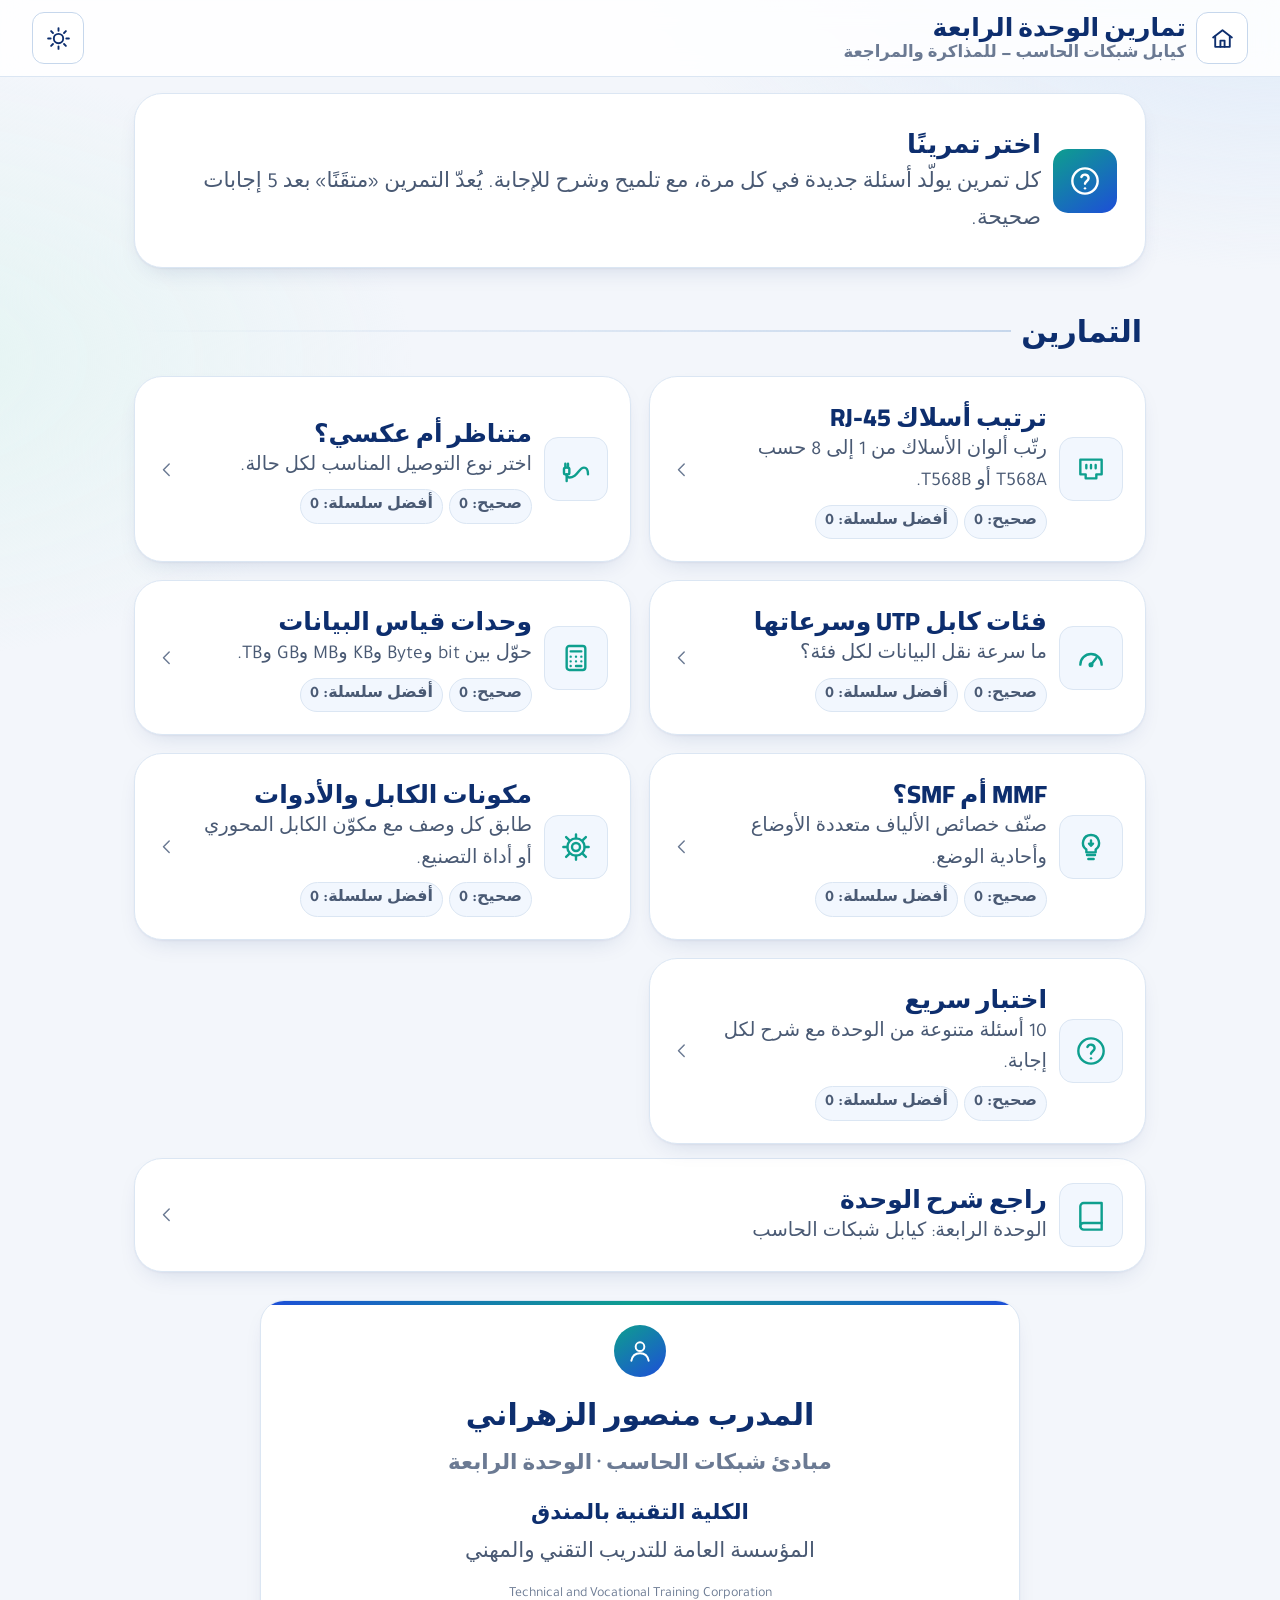
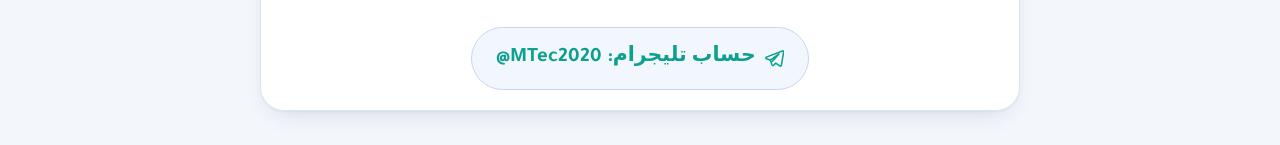
<file: practice-u4.html>
<!doctype html>
<html lang="ar" dir="rtl">
<head>
<meta charset="utf-8">
<meta name="viewport" content="width=device-width, initial-scale=1, viewport-fit=cover">
<meta name="theme-color" content="#f3f6fb">
<link rel="manifest" href="manifest.webmanifest">
<link rel="icon" type="image/png" href="icons/favicon-64.png">
<link rel="apple-touch-icon" href="icons/apple-touch-icon.png">
<meta name="apple-mobile-web-app-capable" content="yes">
<meta name="mobile-web-app-capable" content="yes">
<meta name="apple-mobile-web-app-status-bar-style" content="default">
<meta name="apple-mobile-web-app-title" content="مبادئ شبكات">
<meta name="application-name" content="مبادئ شبكات">
<link rel="stylesheet" href="assets/fonts.css">
<script>try{if(localStorage.getItem('osi-theme')==='dark')document.documentElement.setAttribute('data-theme','dark')}catch(e){}</script>
<title>تمارين الوحدة الرابعة: كيابل شبكات الحاسب — مبادئ شبكات الحاسب</title>
<link rel="stylesheet" href="assets/base.css">
<link rel="stylesheet" href="assets/app.css">
</head>
<body class="appx">
<svg width="0" height="0" style="position:absolute" aria-hidden="true">
<defs>
<symbol id="i-layers" viewBox="0 0 24 24"><path d="M12 2.5 2 7.5l10 5 10-5-10-5Z"/><path d="m2 12 10 5 10-5"/><path d="m2 16.5 10 5 10-5"/></symbol>
<symbol id="i-swap" viewBox="0 0 24 24"><path d="m17 3 4 4-4 4"/><path d="M3 7h18"/><path d="m7 21-4-4 4-4"/><path d="M21 17H3"/></symbol>
<symbol id="i-hub" viewBox="0 0 24 24"><path d="M9.5 21v-3.2a6.8 6.8 0 1 1 7.6-3.8l1.4 2.5h-2V20a1 1 0 0 1-1 1H13"/><circle cx="11.5" cy="10" r="1.6"/><circle cx="8" cy="7" r="1"/><circle cx="15" cy="7" r="1"/><circle cx="8.5" cy="13" r="1"/><path d="m9 8 1.4 1M14.2 7.8 12.8 9M9.3 12.4l1-1.3"/></symbol>
<symbol id="i-target" viewBox="0 0 24 24"><circle cx="12" cy="12" r="9"/><circle cx="12" cy="12" r="5"/><circle cx="12" cy="12" r="1.4"/><path d="m12 12 7-7M16 4.5V8h3.5"/></symbol>
<symbol id="i-info" viewBox="0 0 24 24"><circle cx="12" cy="12" r="9.5"/><path d="M12 11v6"/><path d="M12 7.5h.01"/></symbol>
<symbol id="i-shield" viewBox="0 0 24 24"><path d="M12 2.8 20 6v6c0 5-3.5 8.2-8 9.2-4.5-1-8-4.2-8-9.2V6l8-3.2Z"/><path d="m8.5 12 2.5 2.5 4.5-5"/></symbol>
<symbol id="i-globe" viewBox="0 0 24 24"><circle cx="12" cy="12" r="9"/><path d="M3 12h18"/><path d="M12 3c2.8 3 2.8 15 0 18"/><path d="M12 3c-2.8 3-2.8 15 0 18"/><path d="M4.5 7.5h15M4.5 16.5h15"/></symbol>
<symbol id="i-doc" viewBox="0 0 24 24"><path d="M14 3H6.5A1.5 1.5 0 0 0 5 4.5v15A1.5 1.5 0 0 0 6.5 21h11a1.5 1.5 0 0 0 1.5-1.5V8Z"/><path d="M14 3v5h5"/><path d="M8.5 12.5h7M8.5 16h7"/></symbol>
<symbol id="i-doccheck" viewBox="0 0 24 24"><path d="M13 3H6.5A1.5 1.5 0 0 0 5 4.5v15A1.5 1.5 0 0 0 6.5 21H11"/><path d="M13 3v5h5V10"/><path d="M8.5 12h5M8.5 15.5h3"/><circle cx="17" cy="17" r="4"/><path d="m15.3 17 1.2 1.2 2.2-2.4"/></symbol>
<symbol id="i-code" viewBox="0 0 24 24"><rect x="3" y="3" width="18" height="18" rx="3"/><path d="m9 9-3 3 3 3M15 9l3 3-3 3M13 7.5l-2 9"/></symbol>
<symbol id="i-users" viewBox="0 0 24 24"><circle cx="9" cy="8" r="3.2"/><path d="M3 20c.5-3.5 3-5.5 6-5.5s5.5 2 6 5.5"/><circle cx="17" cy="9" r="2.5"/><path d="M16.5 14.6c2.6.2 4.2 2 4.5 5"/></symbol>
<symbol id="i-truck" viewBox="0 0 24 24"><path d="M2 6h11v10H2z"/><path d="M13 9h4.5l3.5 3.5V16h-8"/><circle cx="6" cy="17.5" r="1.8"/><circle cx="17" cy="17.5" r="1.8"/></symbol>
<symbol id="i-network" viewBox="0 0 24 24"><circle cx="12" cy="5" r="2.2"/><circle cx="5" cy="18" r="2.2"/><circle cx="19" cy="18" r="2.2"/><path d="M10.9 6.9 6.1 16.1M13.1 6.9l4.8 9.2M7.2 18h9.6"/></symbol>
<symbol id="i-link" viewBox="0 0 24 24"><path d="M10 14a4.5 4.5 0 0 0 6.4 0l3-3a4.5 4.5 0 0 0-6.4-6.4l-1.2 1.2"/><path d="M14 10a4.5 4.5 0 0 0-6.4 0l-3 3a4.5 4.5 0 0 0 6.4 6.4l1.2-1.2"/></symbol>
<symbol id="i-wave" viewBox="0 0 24 24"><path d="M2 12h3.5c1.5 0 2-6 4-6s2 12 4.5 12 2.5-6 4-6H22"/></symbol>
<symbol id="i-app" viewBox="0 0 24 24"><rect x="3" y="4" width="18" height="16" rx="2.5"/><path d="M3 8.5h18"/><path d="M6.3 6.3h.01M8.8 6.3h.01"/><rect x="6.5" y="11.3" width="4.5" height="5.5" rx="1"/><path d="M13.5 12h4M13.5 14.5h4M13.5 17h2.5"/></symbol>
<symbol id="i-grid" viewBox="0 0 24 24"><rect x="4" y="4" width="6.5" height="6.5" rx="1.5"/><rect x="13.5" y="4" width="6.5" height="6.5" rx="1.5"/><rect x="4" y="13.5" width="6.5" height="6.5" rx="1.5"/><rect x="13.5" y="13.5" width="6.5" height="6.5" rx="1.5"/></symbol>
<symbol id="i-star" viewBox="0 0 24 24"><path d="m12 3 2.7 5.6 6.1.8-4.4 4.3 1 6.1L12 17l-5.4 2.8 1-6.1-4.4-4.3 6.1-.8Z"/></symbol>
<symbol id="i-clock" viewBox="0 0 24 24"><circle cx="14" cy="12" r="7"/><path d="M14 8.5V12l2.5 1.8"/><path d="M2 9h3.5M3 12h3M2 15h3.5"/></symbol>
<symbol id="i-updown" viewBox="0 0 24 24"><path d="M8 20V4M4 8l4-4 4 4M16 4v16M12 16l4 4 4-4"/></symbol>
<symbol id="i-folder" viewBox="0 0 24 24"><path d="M3 7a2 2 0 0 1 2-2h4l2 2h8a2 2 0 0 1 2 2v9a2 2 0 0 1-2 2H5a2 2 0 0 1-2-2Z"/><path d="M10 17v-6M8.3 12.7 10 11l1.7 1.7M14 11v6M12.3 15.3 14 17l1.7-1.7"/></symbol>
<symbol id="i-media" viewBox="0 0 24 24"><path d="M3 5v14"/><path d="m7 7 8 5-8 5Z"/><path d="M18 10v4M21 8v8"/></symbol>
<symbol id="i-play" viewBox="0 0 24 24"><path d="M7 4.5v15l12.5-7.5Z"/></symbol>
<symbol id="i-pause" viewBox="0 0 24 24"><path d="M8 5v14M16 5v14"/></symbol>
<symbol id="i-left" viewBox="0 0 24 24"><path d="m15 5-7 7 7 7"/></symbol>
<symbol id="i-right" viewBox="0 0 24 24"><path d="m9 5 7 7-7 7"/></symbol>
<symbol id="i-arrowL" viewBox="0 0 24 24"><path d="M20 12H4M10 6l-6 6 6 6"/></symbol>
<symbol id="i-arrowR" viewBox="0 0 24 24"><path d="M4 12h16M14 6l6 6-6 6"/></symbol>
<symbol id="i-arrowD" viewBox="0 0 24 24"><path d="M12 4v16M6 14l6 6 6-6"/></symbol>
<symbol id="i-reset" viewBox="0 0 24 24"><path d="M3 12a9 9 0 1 0 3-6.7"/><path d="M3 4v5h5"/></symbol>
<symbol id="i-present" viewBox="0 0 24 24"><rect x="3" y="4" width="18" height="12" rx="1.5"/><path d="M12 16v4M8 20h8"/><path d="M10 7.8v4.4l3.8-2.2Z"/></symbol>
<symbol id="i-menu" viewBox="0 0 24 24"><path d="M4 7h16M4 12h16M4 17h16"/></symbol>
<symbol id="i-close" viewBox="0 0 24 24"><path d="M6 6l12 12M18 6 6 18"/></symbol>
<symbol id="i-monitor" viewBox="0 0 24 24"><rect x="3" y="4" width="18" height="12" rx="1.5"/><path d="M9 20h6M12 16v4"/></symbol>
<symbol id="i-radio" viewBox="0 0 24 24"><rect x="3" y="8" width="18" height="12" rx="2"/><path d="m7 8 10-4.5"/><circle cx="15.5" cy="14" r="3"/><path d="M6.5 12.5h4M6.5 15.5h4"/></symbol>
<symbol id="i-cpu" viewBox="0 0 24 24"><rect x="7" y="7" width="10" height="10" rx="1.5"/><rect x="10" y="10" width="4" height="4"/><path d="M10 3v4M14 3v4M10 17v4M14 17v4M3 10h4M3 14h4M17 10h4M17 14h4"/></symbol>
<symbol id="i-router" viewBox="0 0 24 24"><rect x="3" y="13" width="18" height="7" rx="2"/><path d="M7 16.5h.01M10 16.5h.01M13 16.5h.01"/><path d="M6 13V8M18 13V8"/><path d="M9.5 9.2a3.6 3.6 0 0 1 5 0M8 7.4a5.8 5.8 0 0 1 8 0"/></symbol>
<symbol id="i-switch" viewBox="0 0 24 24"><rect x="2" y="7.5" width="20" height="9" rx="2"/><path d="M5.5 12h2M9 12h2M12.5 12h2M16 12h2"/></symbol>
<symbol id="i-mail" viewBox="0 0 24 24"><rect x="3" y="5" width="18" height="14" rx="2"/><path d="m3.5 6.5 8.5 6.5 8.5-6.5"/></symbol>
<symbol id="i-pin" viewBox="0 0 24 24"><path d="M12 21s-6.5-6-6.5-11a6.5 6.5 0 0 1 13 0c0 5-6.5 11-6.5 11Z"/><circle cx="12" cy="10" r="2.3"/></symbol>
<symbol id="i-bolt" viewBox="0 0 24 24"><path d="M13 2 4 14h7l-1 8 9-12h-7Z"/></symbol>
<symbol id="i-terminal" viewBox="0 0 24 24"><rect x="3" y="4" width="18" height="16" rx="2"/><path d="m7 9.5 3 2.5-3 2.5M12.5 15H17"/></symbol>
<symbol id="i-sitemap" viewBox="0 0 24 24"><rect x="9.5" y="3" width="5" height="4" rx="1"/><rect x="3" y="16.5" width="5" height="4" rx="1"/><rect x="16" y="16.5" width="5" height="4" rx="1"/><path d="M12 7v4.5M5.5 16.5V14h13v2.5"/></symbol>
<symbol id="i-scale" viewBox="0 0 24 24"><path d="M12 3v18M7 21h10M5 7h14"/><path d="m5 7-3 7a3 3 0 0 0 6 0Z"/><path d="m19 7-3 7a3 3 0 0 0 6 0Z"/></symbol>
<symbol id="i-gauge" viewBox="0 0 24 24"><path d="M4 17a8 8 0 1 1 16 0"/><path d="m12 17 4-5"/><circle cx="12" cy="17" r="1"/></symbol>
<symbol id="i-search" viewBox="0 0 24 24"><circle cx="10.5" cy="10.5" r="6.5"/><path d="M15.5 15.5 21 21"/><path d="m8 10.5 2 2 3.2-3.5"/></symbol>
<symbol id="i-chat" viewBox="0 0 24 24"><path d="M4 4h16v10H9l-5 4Z"/><path d="M8.5 9h.01M12 9h.01M15.5 9h.01"/></symbol>
<symbol id="i-clip" viewBox="0 0 24 24"><rect x="5" y="4" width="14" height="17" rx="2"/><path d="M9 4V2.8h6V4"/><path d="m8.5 10 1.2 1.2 2.3-2.3M14 10.3h2M8.5 15l1.2 1.2 2.3-2.3M14 15.3h2"/></symbol>
<symbol id="i-usergear" viewBox="0 0 24 24"><circle cx="10" cy="8" r="3.5"/><path d="M3.5 20c.5-4 3.2-6 6.5-6 1 0 1.9.2 2.7.5"/><circle cx="17.5" cy="17" r="2"/><path d="M17.5 13.5V15M17.5 19v1.5M14 17h1.5M19.5 17H21M15 14.5l1 1M19 18.5l1 1M15 19.5l1-1M19 15.5l1-1"/></symbol>
<symbol id="i-user" viewBox="0 0 24 24"><circle cx="12" cy="8" r="4"/><path d="M4 21c.8-4.5 4-7 8-7s7.2 2.5 8 7"/></symbol>
<symbol id="i-ethernet" viewBox="0 0 24 24"><path d="M4 5h16v11h-4v3H8v-3H4Z"/><path d="M8.5 9v2.5M12 9v2.5M15.5 9v2.5"/></symbol>
<symbol id="i-serial" viewBox="0 0 24 24"><path d="M2.5 8h19l-2.5 8H5Z"/><path d="M7 10.8h.01M10 10.8h.01M13 10.8h.01M16 10.8h.01M8.5 13.4h.01M11.5 13.4h.01M14.5 13.4h.01"/></symbol>
<symbol id="i-cable" viewBox="0 0 24 24"><path d="M5 21v-5"/><rect x="3" y="11" width="4" height="5" rx="1"/><path d="M4 11V8M6 11V8"/><path d="M5 16c0 3 3 3 6 1s4-6 7-6 3 3 3 5"/></symbol>
<symbol id="i-bulb" viewBox="0 0 24 24"><path d="M9 18h6M10 21h4"/><path d="M12 3a6 6 0 0 0-3.5 10.9V16h7v-2.1A6 6 0 0 0 12 3Z"/><path d="M12 7v4M10.5 9.5 12 11l1.5-1.5"/></symbol>
<symbol id="i-uplink" viewBox="0 0 24 24"><rect x="4" y="4" width="16" height="16" rx="2.5"/><path d="M12 16V8M8.5 11.5 12 8l3.5 3.5"/></symbol>
<symbol id="i-up" viewBox="0 0 24 24"><path d="M12 19V5M5 12l7-7 7 7"/></symbol>
<symbol id="i-cert" viewBox="0 0 24 24"><path d="M14 3H6.5A1.5 1.5 0 0 0 5 4.5v15A1.5 1.5 0 0 0 6.5 21H12"/><path d="M14 3l5 5v2"/><path d="M8.5 8h5M8.5 11.5h7M8.5 15h3"/><circle cx="17" cy="15.5" r="2.7"/><path d="m15.6 17.8-.6 3.7 2-1 2 1-.6-3.7"/></symbol>
<symbol id="i-envelope2" viewBox="0 0 24 24"><rect x="3" y="5" width="18" height="14" rx="1.5"/><path d="m3 5 9 8 9-8M3 19l7-7M21 19l-7-7"/></symbol>
<symbol id="i-pcs" viewBox="0 0 24 24"><rect x="2.5" y="4" width="13" height="9" rx="1"/><path d="M7 16h4M9 13v3"/><rect x="17.5" y="4" width="4" height="13" rx="1"/><path d="M19.5 7h.01"/></symbol>
<symbol id="i-phoneoff" viewBox="0 0 24 24"><rect x="7" y="3" width="10" height="18" rx="2"/><path d="M11 18h2"/><path d="M3 3l18 18"/></symbol>
<symbol id="i-shirt" viewBox="0 0 24 24"><path d="M8 3 3 6l2 5 2-1v11h10V10l2 1 2-5-5-3c-.5 1.5-2 2.5-4 2.5S8.5 4.5 8 3Z"/></symbol>
<symbol id="i-printer" viewBox="0 0 24 24"><path d="M7 8V3h10v5"/><rect x="3" y="8" width="18" height="9" rx="2"/><path d="M7 14h10v7H7z"/><path d="M17.5 11h.01"/></symbol>
<symbol id="i-wifi" viewBox="0 0 24 24"><path d="M2.5 9a14 14 0 0 1 19 0"/><path d="M5.5 12.5a9.5 9.5 0 0 1 13 0"/><path d="M8.8 16a4.8 4.8 0 0 1 6.4 0"/><path d="M12 19.5h.01"/></symbol>
<symbol id="i-bt" viewBox="0 0 24 24"><path d="m7 7 10 10-5 4V3l5 4L7 17"/></symbol>
<symbol id="i-building" viewBox="0 0 24 24"><rect x="4" y="3" width="10" height="18" rx="1"/><path d="M14 9h6v12h-6"/><path d="M7 7h1M10 7h1M7 11h1M10 11h1M7 15h1M10 15h1M17 13h.01M17 17h.01"/></symbol>
<symbol id="i-home" viewBox="0 0 24 24"><path d="M3 11 12 4l9 7"/><path d="M5 10v10h14V10"/><path d="M10 20v-6h4v6"/></symbol>
<symbol id="i-gear" viewBox="0 0 24 24"><circle cx="12" cy="12" r="3"/><path d="M12 2.5v3M12 18.5v3M4.6 4.6l2.1 2.1M17.3 17.3l2.1 2.1M2.5 12h3M18.5 12h3M4.6 19.4l2.1-2.1M17.3 6.7l2.1-2.1"/><circle cx="12" cy="12" r="6.5"/></symbol>
<symbol id="i-chart" viewBox="0 0 24 24"><path d="M4 20h16"/><path d="M7 17v-4M11 17V9M15 17v-6M19 17V6"/><path d="m5 10 4-4 4 3 6-6"/></symbol>
<symbol id="i-cycle" viewBox="0 0 24 24"><path d="M20 12a8 8 0 0 1-13.7 5.7"/><path d="M4 12a8 8 0 0 1 13.7-5.7"/><path d="M18 2.5v4.2h-4.2M6 21.5v-4.2h4.2"/></symbol>
<symbol id="i-ringo" viewBox="0 0 24 24"><circle cx="12" cy="12" r="7.5"/><circle cx="12" cy="4.5" r="2" class="fillc"/><circle cx="18.5" cy="15.8" r="2"/><circle cx="5.5" cy="15.8" r="2"/></symbol>
<symbol id="i-server" viewBox="0 0 24 24"><rect x="4" y="3" width="16" height="6" rx="1.5"/><rect x="4" y="10" width="16" height="6" rx="1.5"/><path d="M7 6h.01M7 13h.01M12 16v4M8 21h8"/></symbol>
<symbol id="i-brick" viewBox="0 0 24 24"><rect x="3" y="5" width="18" height="14" rx="1"/><path d="M3 9.7h18M3 14.3h18M9 5v4.7M15 5v4.7M6 9.7v4.6M12 9.7v4.6M18 9.7v4.6M9 14.3V19M15 14.3V19"/></symbol>
<symbol id="i-game" viewBox="0 0 24 24"><path d="M6.5 8h11a4 4 0 0 1 3.9 4.9l-1 4.4a2.3 2.3 0 0 1-4 .9L14.7 16H9.3l-1.7 2.2a2.3 2.3 0 0 1-4-.9l-1-4.4A4 4 0 0 1 6.5 8Z"/><path d="M8 11v3M6.5 12.5h3M15.5 12h.01M17.5 13.5h.01"/></symbol>
<symbol id="i-thumb" viewBox="0 0 24 24"><path d="M7 11v9H4v-9z"/><path d="M7 11l4-7c1.5 0 2.5 1 2.2 2.6L12.8 10H19a2 2 0 0 1 2 2.3l-1.2 6A2 2 0 0 1 17.8 20H7"/></symbol>
<symbol id="i-pipe" viewBox="0 0 24 24"><ellipse cx="18" cy="12" rx="2.5" ry="4"/><path d="M18 8H5.5a2.5 4 0 0 0 0 8H18"/></symbol>
<symbol id="i-broken" viewBox="0 0 24 24"><path d="M9 7 7.6 5.6a3.5 3.5 0 0 0-5 5L4 12"/><path d="m15 17 1.4 1.4a3.5 3.5 0 0 0 5-5L20 12"/><path d="M8.5 15.5 10 14M14 10l1.5-1.5"/><path d="M3 21l2-2M19 5l2-2M12 3v2M3 12H1"/></symbol>
<symbol id="i-school" viewBox="0 0 24 24"><path d="M3 21h18"/><path d="M5 21V11l7-4 7 4v10"/><path d="M12 7V3h3"/><path d="M10 21v-5h4v5"/><path d="M8 13h.01M16 13h.01"/></symbol>
<symbol id="i-hubstar" viewBox="0 0 24 24"><circle cx="12" cy="12" r="2.5"/><circle cx="12" cy="3.5" r="1.6"/><circle cx="19.5" cy="8" r="1.6"/><circle cx="19.5" cy="16" r="1.6"/><circle cx="12" cy="20.5" r="1.6"/><circle cx="4.5" cy="16" r="1.6"/><circle cx="4.5" cy="8" r="1.6"/><path d="M12 9.5V5M14.2 10.8l3.8-2M14.2 13.2l3.8 2M12 14.5V19M9.8 13.2 6 15.2M9.8 10.8 6 8.8"/></symbol>
<symbol id="i-lock" viewBox="0 0 24 24"><rect x="4" y="11" width="16" height="10" rx="2"/><path d="M8 11V7a4 4 0 0 1 8 0v4"/><path d="M12 15v2"/></symbol>
<symbol id="i-key" viewBox="0 0 24 24"><circle cx="8" cy="15" r="4.5"/><path d="m11.2 11.8 8.8-8.8M16 7l3 3M18 5l2 2"/></symbol>
<symbol id="i-eye" viewBox="0 0 24 24"><path d="M2 12s3.6-7 10-7 10 7 10 7-3.6 7-10 7S2 12 2 12Z"/><circle cx="12" cy="12" r="3"/></symbol>
<symbol id="i-bug" viewBox="0 0 24 24"><rect x="7" y="8" width="10" height="12" rx="5"/><path d="M9 8a3 3 0 0 1 6 0M12 12v8M3 13h4M17 13h4M4 7l3.5 2.5M20 7l-3.5 2.5M4 19l3.5-2.5M20 19l-3.5-2.5"/></symbol>
<symbol id="i-alert" viewBox="0 0 24 24"><path d="M12 3 2 20h20Z"/><path d="M12 10v4.5M12 17.5h.01"/></symbol>
<symbol id="i-check" viewBox="0 0 24 24"><circle cx="12" cy="12" r="9.5"/><path d="m7.5 12.5 3 3 6-6.5"/></symbol>
<symbol id="i-hand" viewBox="0 0 24 24"><path d="M8 13V5.5a1.5 1.5 0 0 1 3 0V12"/><path d="M11 11V4a1.5 1.5 0 0 1 3 0v7"/><path d="M14 11V5.5a1.5 1.5 0 0 1 3 0V13"/><path d="M17 9.5a1.5 1.5 0 0 1 3 0V15a7 7 0 0 1-7 7h-1a7 7 0 0 1-5.6-2.8L3.6 16a1.6 1.6 0 0 1 2.4-2.1L8 16"/></symbol>
<symbol id="i-hash" viewBox="0 0 24 24"><path d="M4 9h16M4 15h16M10 3 8 21M16 3l-2 18"/></symbol>
<symbol id="i-calc" viewBox="0 0 24 24"><rect x="5" y="3" width="14" height="18" rx="2"/><path d="M8 7h8M8 11h.01M12 11h.01M16 11h.01M8 14.5h.01M12 14.5h.01M16 14.5h.01M8 18h.01M12 18h4"/></symbol>
<symbol id="i-plug" viewBox="0 0 24 24"><path d="M9 2v5M15 2v5"/><path d="M6 7h12v4a6 6 0 0 1-12 0Z"/><path d="M12 17v5"/></symbol>
<symbol id="i-zoom" viewBox="0 0 24 24"><circle cx="10.5" cy="10.5" r="6.5"/><path d="M15.5 15.5 21 21M10.5 7.5v6M7.5 10.5h6"/></symbol>
<symbol id="i-flag" viewBox="0 0 24 24"><path d="M5 21V4M5 4h11l-2 4 2 4H5"/></symbol>
<symbol id="i-cloud" viewBox="0 0 24 24"><path d="M7 18a4.5 4.5 0 0 1-.5-9A6 6 0 0 1 18 8.5 4.8 4.8 0 0 1 17.5 18Z"/></symbol>
<symbol id="i-book" viewBox="0 0 24 24"><path d="M4 5.5A2.5 2.5 0 0 1 6.5 3H20v15H6.5A2.5 2.5 0 0 0 4 20.5Z"/><path d="M4 20.5A2.5 2.5 0 0 0 6.5 23H20v-5"/></symbol>
<symbol id="i-quiz" viewBox="0 0 24 24"><circle cx="12" cy="12" r="9.5"/><path d="M9.3 9a2.8 2.8 0 0 1 5.4 1c0 1.9-2.7 2.4-2.7 4"/><path d="M12 17.5h.01"/></symbol>
<symbol id="i-sun" viewBox="0 0 24 24"><circle cx="12" cy="12" r="4.5"/><path d="M12 2v2.5M12 19.5V22M2 12h2.5M19.5 12H22M4.9 4.9l1.8 1.8M17.3 17.3l1.8 1.8M4.9 19.1l1.8-1.8M17.3 6.7l1.8-1.8"/></symbol>
<symbol id="i-moon" viewBox="0 0 24 24"><path d="M20 14.5A8.5 8.5 0 0 1 9.5 4a8.5 8.5 0 1 0 10.5 10.5Z"/></symbol>
<symbol id="i-pen" viewBox="0 0 24 24"><path d="M4 20h4L19 9l-4-4L4 16Z"/><path d="m13.5 6.5 4 4"/></symbol>
<symbol id="i-download" viewBox="0 0 24 24"><path d="M12 3v12M7 10l5 5 5-5"/><path d="M4 17v3h16v-3"/></symbol>
<symbol id="i-trash" viewBox="0 0 24 24"><path d="M4 7h16M9 7V4h6v3M6 7l1 13h10l1-13"/><path d="M10 11v6M14 11v6"/></symbol>
<symbol id="i-undo" viewBox="0 0 24 24"><path d="M9 14 4 9l5-5"/><path d="M4 9h10a6 6 0 0 1 0 12h-3"/></symbol>
<symbol id="i-expand" viewBox="0 0 24 24"><path d="M4 9V4h5M20 9V4h-5M4 15v5h5M20 15v5h-5"/></symbol>
<symbol id="i-telegram" viewBox="0 0 24 24"><path d="M21.5 3.5 2.8 10.7c-.9.4-.9 1.6.1 1.9l4.6 1.5 1.8 5.6c.3.8 1.3 1 1.9.4l2.6-2.5 4.6 3.4c.7.5 1.7.1 1.9-.7L23 4.9c.2-1-.6-1.8-1.5-1.4Z"/><path d="m7.5 14.1 10-7.1-7.6 8.4"/></symbol>
</defs>
</svg>
<header class="apphead">
  <a class="hbtn" href="index.html" aria-label="الرئيسية"><svg class="ic"><use href="#i-home"/></svg></a>
  <div class="ttl"><b>تمارين الوحدة الرابعة</b><small>كيابل شبكات الحاسب — للمذاكرة والمراجعة</small></div>
  <button class="hbtn" id="themeBtn" aria-label="الوضع الليلي"><svg class="ic sun"><use href="#i-sun"/></svg><svg class="ic moon"><use href="#i-moon"/></svg></button>
</header>
<main class="wrap">
  <section id="menu">
    <div class="panel intro"><span class="ii"><svg class="ic"><use href="#i-quiz"/></svg></span><p><b>اختر تمرينًا</b>كل تمرين يولّد أسئلة جديدة في كل مرة، مع تلميح وشرح للإجابة. يُعدّ التمرين «متقَنًا» بعد 5 إجابات صحيحة.</p></div>
    <h2 class="h-sec">التمارين</h2>
    <div class="drills" id="drills"></div>
    <a class="panel dcard" href="u4.html" style="margin-top:14px;text-decoration:none"><span class="di"><svg class="ic"><use href="#i-book"/></svg></span><div><h3>راجع شرح الوحدة</h3><p>الوحدة الرابعة: كيابل شبكات الحاسب</p></div><svg class="ic"><use href="#i-left"/></svg></a>
  </section>
  <section id="drill" hidden>
    <div class="dhead"><button class="hbtn" id="toMenu" aria-label="التمارين"><svg class="ic"><use href="#i-right"/></svg></button><h2 id="dtitle"></h2><div class="score"><span class="chip" id="sc1"></span><span class="chip" id="sc2"></span></div></div>
    <div id="qwrap">
      <div class="panel qbox"><div id="qbody"></div><div class="err" id="err" role="alert"></div><div class="hint" id="hbox" hidden></div><div class="fb" id="fb" aria-live="polite"></div>
        <div class="btns"><button class="btn" id="chk"><svg class="ic"><use href="#i-check"/></svg>تحقق</button><button class="btn" id="nxt" hidden>التالي</button><button class="btn ghost" id="hnt"><svg class="ic"><use href="#i-bulb"/></svg>تلميح</button></div>
      </div>
    </div>
    <div class="panel result" id="result" hidden><div class="ring" id="rring"><span><b id="rval"></b><small>النتيجة</small></span></div><h3>انتهت الجولة</h3><p id="rmsg"></p>
      <div class="btns" style="justify-content:center"><button class="btn" id="again"><svg class="ic"><use href="#i-reset"/></svg>جولة جديدة</button></div></div>
  </section>
  <footer class="credit">
  <span class="cr-ic"><svg class="ic"><use href="#i-user"/></svg></span>
  <h3>المدرب منصور الزهراني</h3>
  <p class="cr-course">مبادئ شبكات الحاسب · الوحدة الرابعة</p>
  <p class="cr-org"><b>الكلية التقنية بالمندق</b><br>المؤسسة العامة للتدريب التقني والمهني<br><span class="en">Technical and Vocational Training Corporation</span></p>
  <a class="cr-mail" href="https://t.me/MTec2020" target="_blank" rel="noopener"><svg class="ic"><use href="#i-telegram"/></svg><span>حساب تليجرام: <bdi dir="ltr">@MTec2020</bdi></span></a>
</footer>
</main>
<script src="assets/app.js"></script>
<script src="assets/guard.js"></script>
<script src="assets/practice.js"></script>
<script src="assets/practice-u4.js"></script>
</body>
</html>
</file>
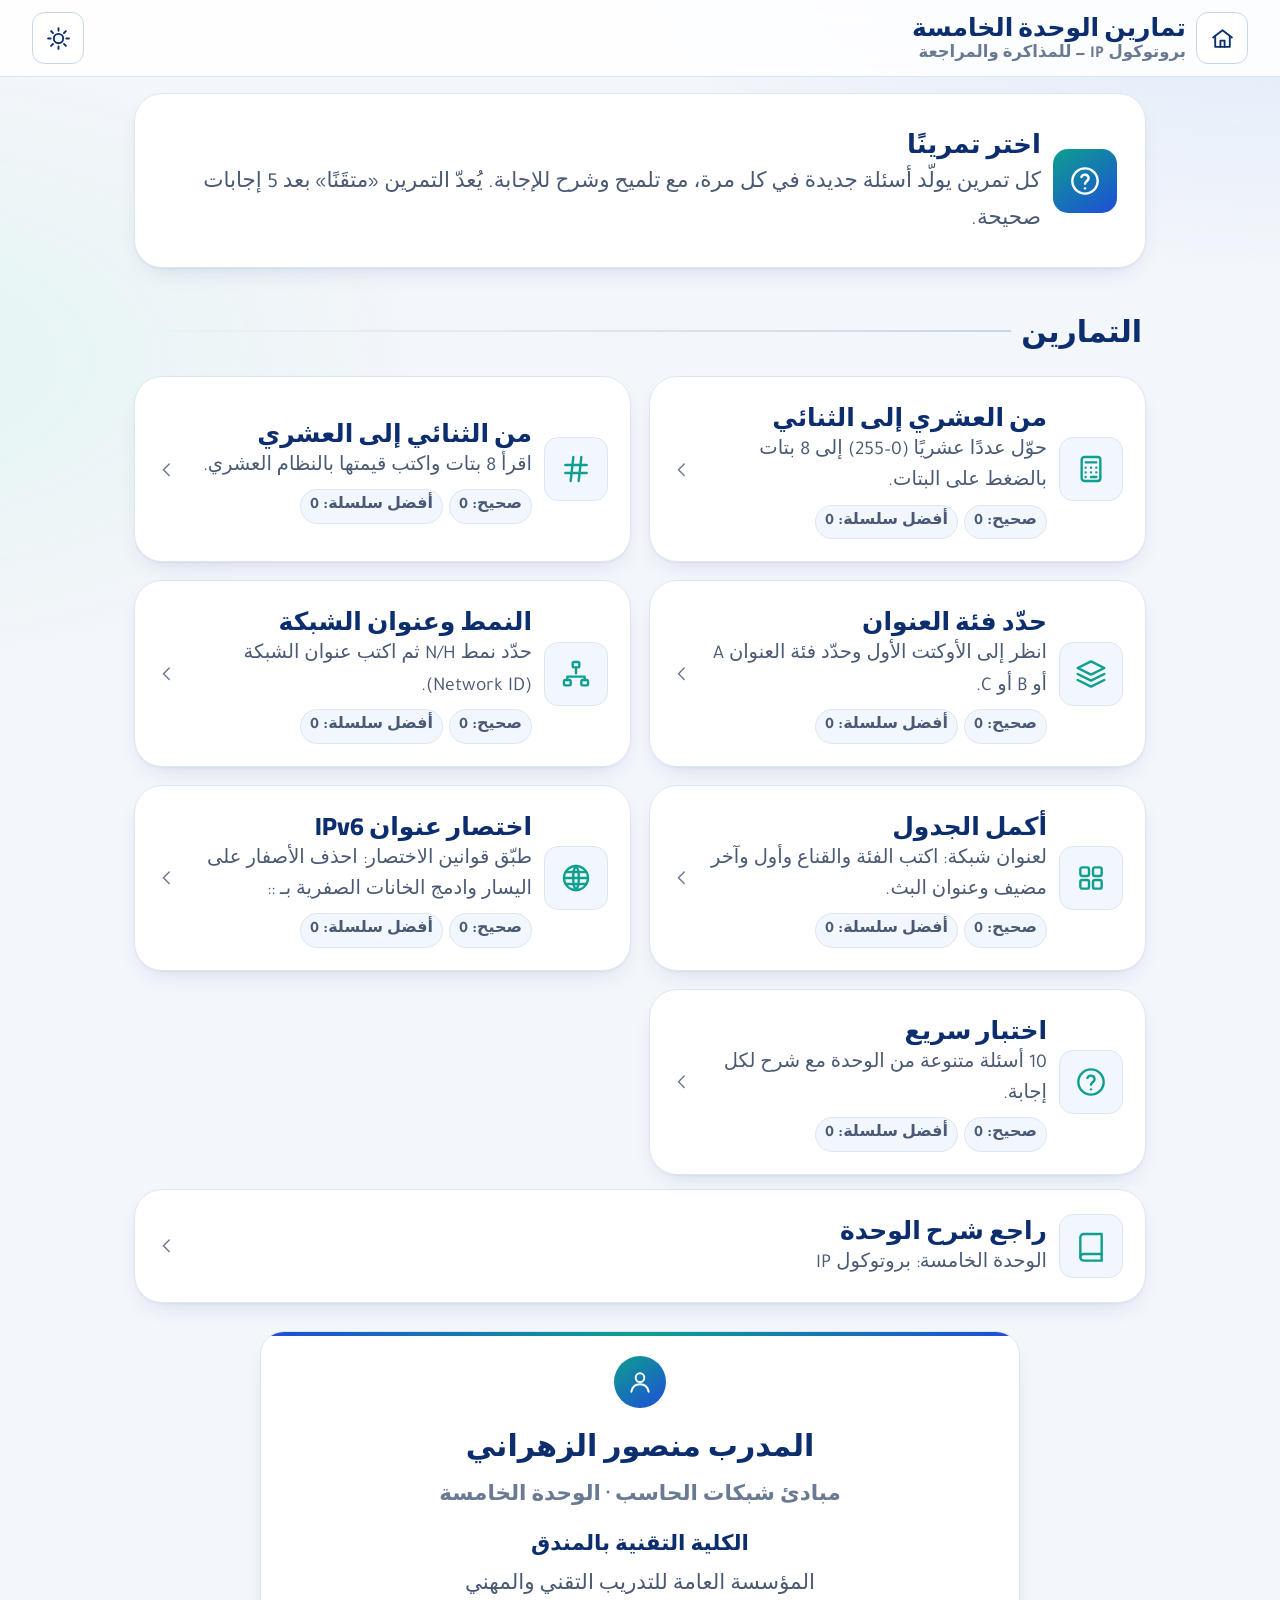
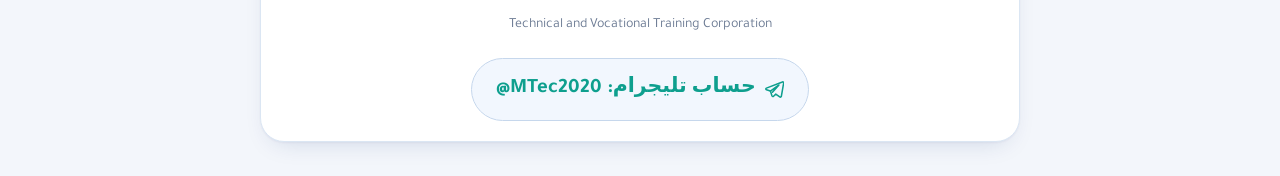
<file: practice-u5.html>
<!doctype html>
<html lang="ar" dir="rtl">
<head>
<meta charset="utf-8">
<meta name="viewport" content="width=device-width, initial-scale=1, viewport-fit=cover">
<meta name="theme-color" content="#f3f6fb">
<link rel="manifest" href="manifest.webmanifest">
<link rel="icon" type="image/png" href="icons/favicon-64.png">
<link rel="apple-touch-icon" href="icons/apple-touch-icon.png">
<meta name="apple-mobile-web-app-capable" content="yes">
<meta name="mobile-web-app-capable" content="yes">
<meta name="apple-mobile-web-app-status-bar-style" content="default">
<meta name="apple-mobile-web-app-title" content="مبادئ شبكات">
<meta name="application-name" content="مبادئ شبكات">
<link rel="stylesheet" href="assets/fonts.css">
<script>try{if(localStorage.getItem('osi-theme')==='dark')document.documentElement.setAttribute('data-theme','dark')}catch(e){}</script>
<title>تمارين الوحدة الخامسة: بروتوكول IP — مبادئ شبكات الحاسب</title>
<link rel="stylesheet" href="assets/base.css">
<link rel="stylesheet" href="assets/app.css">
</head>
<body class="appx">
<svg width="0" height="0" style="position:absolute" aria-hidden="true">
<defs>
<symbol id="i-layers" viewBox="0 0 24 24"><path d="M12 2.5 2 7.5l10 5 10-5-10-5Z"/><path d="m2 12 10 5 10-5"/><path d="m2 16.5 10 5 10-5"/></symbol>
<symbol id="i-swap" viewBox="0 0 24 24"><path d="m17 3 4 4-4 4"/><path d="M3 7h18"/><path d="m7 21-4-4 4-4"/><path d="M21 17H3"/></symbol>
<symbol id="i-hub" viewBox="0 0 24 24"><path d="M9.5 21v-3.2a6.8 6.8 0 1 1 7.6-3.8l1.4 2.5h-2V20a1 1 0 0 1-1 1H13"/><circle cx="11.5" cy="10" r="1.6"/><circle cx="8" cy="7" r="1"/><circle cx="15" cy="7" r="1"/><circle cx="8.5" cy="13" r="1"/><path d="m9 8 1.4 1M14.2 7.8 12.8 9M9.3 12.4l1-1.3"/></symbol>
<symbol id="i-target" viewBox="0 0 24 24"><circle cx="12" cy="12" r="9"/><circle cx="12" cy="12" r="5"/><circle cx="12" cy="12" r="1.4"/><path d="m12 12 7-7M16 4.5V8h3.5"/></symbol>
<symbol id="i-info" viewBox="0 0 24 24"><circle cx="12" cy="12" r="9.5"/><path d="M12 11v6"/><path d="M12 7.5h.01"/></symbol>
<symbol id="i-shield" viewBox="0 0 24 24"><path d="M12 2.8 20 6v6c0 5-3.5 8.2-8 9.2-4.5-1-8-4.2-8-9.2V6l8-3.2Z"/><path d="m8.5 12 2.5 2.5 4.5-5"/></symbol>
<symbol id="i-globe" viewBox="0 0 24 24"><circle cx="12" cy="12" r="9"/><path d="M3 12h18"/><path d="M12 3c2.8 3 2.8 15 0 18"/><path d="M12 3c-2.8 3-2.8 15 0 18"/><path d="M4.5 7.5h15M4.5 16.5h15"/></symbol>
<symbol id="i-doc" viewBox="0 0 24 24"><path d="M14 3H6.5A1.5 1.5 0 0 0 5 4.5v15A1.5 1.5 0 0 0 6.5 21h11a1.5 1.5 0 0 0 1.5-1.5V8Z"/><path d="M14 3v5h5"/><path d="M8.5 12.5h7M8.5 16h7"/></symbol>
<symbol id="i-doccheck" viewBox="0 0 24 24"><path d="M13 3H6.5A1.5 1.5 0 0 0 5 4.5v15A1.5 1.5 0 0 0 6.5 21H11"/><path d="M13 3v5h5V10"/><path d="M8.5 12h5M8.5 15.5h3"/><circle cx="17" cy="17" r="4"/><path d="m15.3 17 1.2 1.2 2.2-2.4"/></symbol>
<symbol id="i-code" viewBox="0 0 24 24"><rect x="3" y="3" width="18" height="18" rx="3"/><path d="m9 9-3 3 3 3M15 9l3 3-3 3M13 7.5l-2 9"/></symbol>
<symbol id="i-users" viewBox="0 0 24 24"><circle cx="9" cy="8" r="3.2"/><path d="M3 20c.5-3.5 3-5.5 6-5.5s5.5 2 6 5.5"/><circle cx="17" cy="9" r="2.5"/><path d="M16.5 14.6c2.6.2 4.2 2 4.5 5"/></symbol>
<symbol id="i-truck" viewBox="0 0 24 24"><path d="M2 6h11v10H2z"/><path d="M13 9h4.5l3.5 3.5V16h-8"/><circle cx="6" cy="17.5" r="1.8"/><circle cx="17" cy="17.5" r="1.8"/></symbol>
<symbol id="i-network" viewBox="0 0 24 24"><circle cx="12" cy="5" r="2.2"/><circle cx="5" cy="18" r="2.2"/><circle cx="19" cy="18" r="2.2"/><path d="M10.9 6.9 6.1 16.1M13.1 6.9l4.8 9.2M7.2 18h9.6"/></symbol>
<symbol id="i-link" viewBox="0 0 24 24"><path d="M10 14a4.5 4.5 0 0 0 6.4 0l3-3a4.5 4.5 0 0 0-6.4-6.4l-1.2 1.2"/><path d="M14 10a4.5 4.5 0 0 0-6.4 0l-3 3a4.5 4.5 0 0 0 6.4 6.4l1.2-1.2"/></symbol>
<symbol id="i-wave" viewBox="0 0 24 24"><path d="M2 12h3.5c1.5 0 2-6 4-6s2 12 4.5 12 2.5-6 4-6H22"/></symbol>
<symbol id="i-app" viewBox="0 0 24 24"><rect x="3" y="4" width="18" height="16" rx="2.5"/><path d="M3 8.5h18"/><path d="M6.3 6.3h.01M8.8 6.3h.01"/><rect x="6.5" y="11.3" width="4.5" height="5.5" rx="1"/><path d="M13.5 12h4M13.5 14.5h4M13.5 17h2.5"/></symbol>
<symbol id="i-grid" viewBox="0 0 24 24"><rect x="4" y="4" width="6.5" height="6.5" rx="1.5"/><rect x="13.5" y="4" width="6.5" height="6.5" rx="1.5"/><rect x="4" y="13.5" width="6.5" height="6.5" rx="1.5"/><rect x="13.5" y="13.5" width="6.5" height="6.5" rx="1.5"/></symbol>
<symbol id="i-star" viewBox="0 0 24 24"><path d="m12 3 2.7 5.6 6.1.8-4.4 4.3 1 6.1L12 17l-5.4 2.8 1-6.1-4.4-4.3 6.1-.8Z"/></symbol>
<symbol id="i-clock" viewBox="0 0 24 24"><circle cx="14" cy="12" r="7"/><path d="M14 8.5V12l2.5 1.8"/><path d="M2 9h3.5M3 12h3M2 15h3.5"/></symbol>
<symbol id="i-updown" viewBox="0 0 24 24"><path d="M8 20V4M4 8l4-4 4 4M16 4v16M12 16l4 4 4-4"/></symbol>
<symbol id="i-folder" viewBox="0 0 24 24"><path d="M3 7a2 2 0 0 1 2-2h4l2 2h8a2 2 0 0 1 2 2v9a2 2 0 0 1-2 2H5a2 2 0 0 1-2-2Z"/><path d="M10 17v-6M8.3 12.7 10 11l1.7 1.7M14 11v6M12.3 15.3 14 17l1.7-1.7"/></symbol>
<symbol id="i-media" viewBox="0 0 24 24"><path d="M3 5v14"/><path d="m7 7 8 5-8 5Z"/><path d="M18 10v4M21 8v8"/></symbol>
<symbol id="i-play" viewBox="0 0 24 24"><path d="M7 4.5v15l12.5-7.5Z"/></symbol>
<symbol id="i-pause" viewBox="0 0 24 24"><path d="M8 5v14M16 5v14"/></symbol>
<symbol id="i-left" viewBox="0 0 24 24"><path d="m15 5-7 7 7 7"/></symbol>
<symbol id="i-right" viewBox="0 0 24 24"><path d="m9 5 7 7-7 7"/></symbol>
<symbol id="i-arrowL" viewBox="0 0 24 24"><path d="M20 12H4M10 6l-6 6 6 6"/></symbol>
<symbol id="i-arrowR" viewBox="0 0 24 24"><path d="M4 12h16M14 6l6 6-6 6"/></symbol>
<symbol id="i-arrowD" viewBox="0 0 24 24"><path d="M12 4v16M6 14l6 6 6-6"/></symbol>
<symbol id="i-reset" viewBox="0 0 24 24"><path d="M3 12a9 9 0 1 0 3-6.7"/><path d="M3 4v5h5"/></symbol>
<symbol id="i-present" viewBox="0 0 24 24"><rect x="3" y="4" width="18" height="12" rx="1.5"/><path d="M12 16v4M8 20h8"/><path d="M10 7.8v4.4l3.8-2.2Z"/></symbol>
<symbol id="i-menu" viewBox="0 0 24 24"><path d="M4 7h16M4 12h16M4 17h16"/></symbol>
<symbol id="i-close" viewBox="0 0 24 24"><path d="M6 6l12 12M18 6 6 18"/></symbol>
<symbol id="i-monitor" viewBox="0 0 24 24"><rect x="3" y="4" width="18" height="12" rx="1.5"/><path d="M9 20h6M12 16v4"/></symbol>
<symbol id="i-radio" viewBox="0 0 24 24"><rect x="3" y="8" width="18" height="12" rx="2"/><path d="m7 8 10-4.5"/><circle cx="15.5" cy="14" r="3"/><path d="M6.5 12.5h4M6.5 15.5h4"/></symbol>
<symbol id="i-cpu" viewBox="0 0 24 24"><rect x="7" y="7" width="10" height="10" rx="1.5"/><rect x="10" y="10" width="4" height="4"/><path d="M10 3v4M14 3v4M10 17v4M14 17v4M3 10h4M3 14h4M17 10h4M17 14h4"/></symbol>
<symbol id="i-router" viewBox="0 0 24 24"><rect x="3" y="13" width="18" height="7" rx="2"/><path d="M7 16.5h.01M10 16.5h.01M13 16.5h.01"/><path d="M6 13V8M18 13V8"/><path d="M9.5 9.2a3.6 3.6 0 0 1 5 0M8 7.4a5.8 5.8 0 0 1 8 0"/></symbol>
<symbol id="i-switch" viewBox="0 0 24 24"><rect x="2" y="7.5" width="20" height="9" rx="2"/><path d="M5.5 12h2M9 12h2M12.5 12h2M16 12h2"/></symbol>
<symbol id="i-mail" viewBox="0 0 24 24"><rect x="3" y="5" width="18" height="14" rx="2"/><path d="m3.5 6.5 8.5 6.5 8.5-6.5"/></symbol>
<symbol id="i-pin" viewBox="0 0 24 24"><path d="M12 21s-6.5-6-6.5-11a6.5 6.5 0 0 1 13 0c0 5-6.5 11-6.5 11Z"/><circle cx="12" cy="10" r="2.3"/></symbol>
<symbol id="i-bolt" viewBox="0 0 24 24"><path d="M13 2 4 14h7l-1 8 9-12h-7Z"/></symbol>
<symbol id="i-terminal" viewBox="0 0 24 24"><rect x="3" y="4" width="18" height="16" rx="2"/><path d="m7 9.5 3 2.5-3 2.5M12.5 15H17"/></symbol>
<symbol id="i-sitemap" viewBox="0 0 24 24"><rect x="9.5" y="3" width="5" height="4" rx="1"/><rect x="3" y="16.5" width="5" height="4" rx="1"/><rect x="16" y="16.5" width="5" height="4" rx="1"/><path d="M12 7v4.5M5.5 16.5V14h13v2.5"/></symbol>
<symbol id="i-scale" viewBox="0 0 24 24"><path d="M12 3v18M7 21h10M5 7h14"/><path d="m5 7-3 7a3 3 0 0 0 6 0Z"/><path d="m19 7-3 7a3 3 0 0 0 6 0Z"/></symbol>
<symbol id="i-gauge" viewBox="0 0 24 24"><path d="M4 17a8 8 0 1 1 16 0"/><path d="m12 17 4-5"/><circle cx="12" cy="17" r="1"/></symbol>
<symbol id="i-search" viewBox="0 0 24 24"><circle cx="10.5" cy="10.5" r="6.5"/><path d="M15.5 15.5 21 21"/><path d="m8 10.5 2 2 3.2-3.5"/></symbol>
<symbol id="i-chat" viewBox="0 0 24 24"><path d="M4 4h16v10H9l-5 4Z"/><path d="M8.5 9h.01M12 9h.01M15.5 9h.01"/></symbol>
<symbol id="i-clip" viewBox="0 0 24 24"><rect x="5" y="4" width="14" height="17" rx="2"/><path d="M9 4V2.8h6V4"/><path d="m8.5 10 1.2 1.2 2.3-2.3M14 10.3h2M8.5 15l1.2 1.2 2.3-2.3M14 15.3h2"/></symbol>
<symbol id="i-usergear" viewBox="0 0 24 24"><circle cx="10" cy="8" r="3.5"/><path d="M3.5 20c.5-4 3.2-6 6.5-6 1 0 1.9.2 2.7.5"/><circle cx="17.5" cy="17" r="2"/><path d="M17.5 13.5V15M17.5 19v1.5M14 17h1.5M19.5 17H21M15 14.5l1 1M19 18.5l1 1M15 19.5l1-1M19 15.5l1-1"/></symbol>
<symbol id="i-user" viewBox="0 0 24 24"><circle cx="12" cy="8" r="4"/><path d="M4 21c.8-4.5 4-7 8-7s7.2 2.5 8 7"/></symbol>
<symbol id="i-ethernet" viewBox="0 0 24 24"><path d="M4 5h16v11h-4v3H8v-3H4Z"/><path d="M8.5 9v2.5M12 9v2.5M15.5 9v2.5"/></symbol>
<symbol id="i-serial" viewBox="0 0 24 24"><path d="M2.5 8h19l-2.5 8H5Z"/><path d="M7 10.8h.01M10 10.8h.01M13 10.8h.01M16 10.8h.01M8.5 13.4h.01M11.5 13.4h.01M14.5 13.4h.01"/></symbol>
<symbol id="i-cable" viewBox="0 0 24 24"><path d="M5 21v-5"/><rect x="3" y="11" width="4" height="5" rx="1"/><path d="M4 11V8M6 11V8"/><path d="M5 16c0 3 3 3 6 1s4-6 7-6 3 3 3 5"/></symbol>
<symbol id="i-bulb" viewBox="0 0 24 24"><path d="M9 18h6M10 21h4"/><path d="M12 3a6 6 0 0 0-3.5 10.9V16h7v-2.1A6 6 0 0 0 12 3Z"/><path d="M12 7v4M10.5 9.5 12 11l1.5-1.5"/></symbol>
<symbol id="i-uplink" viewBox="0 0 24 24"><rect x="4" y="4" width="16" height="16" rx="2.5"/><path d="M12 16V8M8.5 11.5 12 8l3.5 3.5"/></symbol>
<symbol id="i-up" viewBox="0 0 24 24"><path d="M12 19V5M5 12l7-7 7 7"/></symbol>
<symbol id="i-cert" viewBox="0 0 24 24"><path d="M14 3H6.5A1.5 1.5 0 0 0 5 4.5v15A1.5 1.5 0 0 0 6.5 21H12"/><path d="M14 3l5 5v2"/><path d="M8.5 8h5M8.5 11.5h7M8.5 15h3"/><circle cx="17" cy="15.5" r="2.7"/><path d="m15.6 17.8-.6 3.7 2-1 2 1-.6-3.7"/></symbol>
<symbol id="i-envelope2" viewBox="0 0 24 24"><rect x="3" y="5" width="18" height="14" rx="1.5"/><path d="m3 5 9 8 9-8M3 19l7-7M21 19l-7-7"/></symbol>
<symbol id="i-pcs" viewBox="0 0 24 24"><rect x="2.5" y="4" width="13" height="9" rx="1"/><path d="M7 16h4M9 13v3"/><rect x="17.5" y="4" width="4" height="13" rx="1"/><path d="M19.5 7h.01"/></symbol>
<symbol id="i-phoneoff" viewBox="0 0 24 24"><rect x="7" y="3" width="10" height="18" rx="2"/><path d="M11 18h2"/><path d="M3 3l18 18"/></symbol>
<symbol id="i-shirt" viewBox="0 0 24 24"><path d="M8 3 3 6l2 5 2-1v11h10V10l2 1 2-5-5-3c-.5 1.5-2 2.5-4 2.5S8.5 4.5 8 3Z"/></symbol>
<symbol id="i-printer" viewBox="0 0 24 24"><path d="M7 8V3h10v5"/><rect x="3" y="8" width="18" height="9" rx="2"/><path d="M7 14h10v7H7z"/><path d="M17.5 11h.01"/></symbol>
<symbol id="i-wifi" viewBox="0 0 24 24"><path d="M2.5 9a14 14 0 0 1 19 0"/><path d="M5.5 12.5a9.5 9.5 0 0 1 13 0"/><path d="M8.8 16a4.8 4.8 0 0 1 6.4 0"/><path d="M12 19.5h.01"/></symbol>
<symbol id="i-bt" viewBox="0 0 24 24"><path d="m7 7 10 10-5 4V3l5 4L7 17"/></symbol>
<symbol id="i-building" viewBox="0 0 24 24"><rect x="4" y="3" width="10" height="18" rx="1"/><path d="M14 9h6v12h-6"/><path d="M7 7h1M10 7h1M7 11h1M10 11h1M7 15h1M10 15h1M17 13h.01M17 17h.01"/></symbol>
<symbol id="i-home" viewBox="0 0 24 24"><path d="M3 11 12 4l9 7"/><path d="M5 10v10h14V10"/><path d="M10 20v-6h4v6"/></symbol>
<symbol id="i-gear" viewBox="0 0 24 24"><circle cx="12" cy="12" r="3"/><path d="M12 2.5v3M12 18.5v3M4.6 4.6l2.1 2.1M17.3 17.3l2.1 2.1M2.5 12h3M18.5 12h3M4.6 19.4l2.1-2.1M17.3 6.7l2.1-2.1"/><circle cx="12" cy="12" r="6.5"/></symbol>
<symbol id="i-chart" viewBox="0 0 24 24"><path d="M4 20h16"/><path d="M7 17v-4M11 17V9M15 17v-6M19 17V6"/><path d="m5 10 4-4 4 3 6-6"/></symbol>
<symbol id="i-cycle" viewBox="0 0 24 24"><path d="M20 12a8 8 0 0 1-13.7 5.7"/><path d="M4 12a8 8 0 0 1 13.7-5.7"/><path d="M18 2.5v4.2h-4.2M6 21.5v-4.2h4.2"/></symbol>
<symbol id="i-ringo" viewBox="0 0 24 24"><circle cx="12" cy="12" r="7.5"/><circle cx="12" cy="4.5" r="2" class="fillc"/><circle cx="18.5" cy="15.8" r="2"/><circle cx="5.5" cy="15.8" r="2"/></symbol>
<symbol id="i-server" viewBox="0 0 24 24"><rect x="4" y="3" width="16" height="6" rx="1.5"/><rect x="4" y="10" width="16" height="6" rx="1.5"/><path d="M7 6h.01M7 13h.01M12 16v4M8 21h8"/></symbol>
<symbol id="i-brick" viewBox="0 0 24 24"><rect x="3" y="5" width="18" height="14" rx="1"/><path d="M3 9.7h18M3 14.3h18M9 5v4.7M15 5v4.7M6 9.7v4.6M12 9.7v4.6M18 9.7v4.6M9 14.3V19M15 14.3V19"/></symbol>
<symbol id="i-game" viewBox="0 0 24 24"><path d="M6.5 8h11a4 4 0 0 1 3.9 4.9l-1 4.4a2.3 2.3 0 0 1-4 .9L14.7 16H9.3l-1.7 2.2a2.3 2.3 0 0 1-4-.9l-1-4.4A4 4 0 0 1 6.5 8Z"/><path d="M8 11v3M6.5 12.5h3M15.5 12h.01M17.5 13.5h.01"/></symbol>
<symbol id="i-thumb" viewBox="0 0 24 24"><path d="M7 11v9H4v-9z"/><path d="M7 11l4-7c1.5 0 2.5 1 2.2 2.6L12.8 10H19a2 2 0 0 1 2 2.3l-1.2 6A2 2 0 0 1 17.8 20H7"/></symbol>
<symbol id="i-pipe" viewBox="0 0 24 24"><ellipse cx="18" cy="12" rx="2.5" ry="4"/><path d="M18 8H5.5a2.5 4 0 0 0 0 8H18"/></symbol>
<symbol id="i-broken" viewBox="0 0 24 24"><path d="M9 7 7.6 5.6a3.5 3.5 0 0 0-5 5L4 12"/><path d="m15 17 1.4 1.4a3.5 3.5 0 0 0 5-5L20 12"/><path d="M8.5 15.5 10 14M14 10l1.5-1.5"/><path d="M3 21l2-2M19 5l2-2M12 3v2M3 12H1"/></symbol>
<symbol id="i-school" viewBox="0 0 24 24"><path d="M3 21h18"/><path d="M5 21V11l7-4 7 4v10"/><path d="M12 7V3h3"/><path d="M10 21v-5h4v5"/><path d="M8 13h.01M16 13h.01"/></symbol>
<symbol id="i-hubstar" viewBox="0 0 24 24"><circle cx="12" cy="12" r="2.5"/><circle cx="12" cy="3.5" r="1.6"/><circle cx="19.5" cy="8" r="1.6"/><circle cx="19.5" cy="16" r="1.6"/><circle cx="12" cy="20.5" r="1.6"/><circle cx="4.5" cy="16" r="1.6"/><circle cx="4.5" cy="8" r="1.6"/><path d="M12 9.5V5M14.2 10.8l3.8-2M14.2 13.2l3.8 2M12 14.5V19M9.8 13.2 6 15.2M9.8 10.8 6 8.8"/></symbol>
<symbol id="i-lock" viewBox="0 0 24 24"><rect x="4" y="11" width="16" height="10" rx="2"/><path d="M8 11V7a4 4 0 0 1 8 0v4"/><path d="M12 15v2"/></symbol>
<symbol id="i-key" viewBox="0 0 24 24"><circle cx="8" cy="15" r="4.5"/><path d="m11.2 11.8 8.8-8.8M16 7l3 3M18 5l2 2"/></symbol>
<symbol id="i-eye" viewBox="0 0 24 24"><path d="M2 12s3.6-7 10-7 10 7 10 7-3.6 7-10 7S2 12 2 12Z"/><circle cx="12" cy="12" r="3"/></symbol>
<symbol id="i-bug" viewBox="0 0 24 24"><rect x="7" y="8" width="10" height="12" rx="5"/><path d="M9 8a3 3 0 0 1 6 0M12 12v8M3 13h4M17 13h4M4 7l3.5 2.5M20 7l-3.5 2.5M4 19l3.5-2.5M20 19l-3.5-2.5"/></symbol>
<symbol id="i-alert" viewBox="0 0 24 24"><path d="M12 3 2 20h20Z"/><path d="M12 10v4.5M12 17.5h.01"/></symbol>
<symbol id="i-check" viewBox="0 0 24 24"><circle cx="12" cy="12" r="9.5"/><path d="m7.5 12.5 3 3 6-6.5"/></symbol>
<symbol id="i-hand" viewBox="0 0 24 24"><path d="M8 13V5.5a1.5 1.5 0 0 1 3 0V12"/><path d="M11 11V4a1.5 1.5 0 0 1 3 0v7"/><path d="M14 11V5.5a1.5 1.5 0 0 1 3 0V13"/><path d="M17 9.5a1.5 1.5 0 0 1 3 0V15a7 7 0 0 1-7 7h-1a7 7 0 0 1-5.6-2.8L3.6 16a1.6 1.6 0 0 1 2.4-2.1L8 16"/></symbol>
<symbol id="i-hash" viewBox="0 0 24 24"><path d="M4 9h16M4 15h16M10 3 8 21M16 3l-2 18"/></symbol>
<symbol id="i-calc" viewBox="0 0 24 24"><rect x="5" y="3" width="14" height="18" rx="2"/><path d="M8 7h8M8 11h.01M12 11h.01M16 11h.01M8 14.5h.01M12 14.5h.01M16 14.5h.01M8 18h.01M12 18h4"/></symbol>
<symbol id="i-plug" viewBox="0 0 24 24"><path d="M9 2v5M15 2v5"/><path d="M6 7h12v4a6 6 0 0 1-12 0Z"/><path d="M12 17v5"/></symbol>
<symbol id="i-zoom" viewBox="0 0 24 24"><circle cx="10.5" cy="10.5" r="6.5"/><path d="M15.5 15.5 21 21M10.5 7.5v6M7.5 10.5h6"/></symbol>
<symbol id="i-flag" viewBox="0 0 24 24"><path d="M5 21V4M5 4h11l-2 4 2 4H5"/></symbol>
<symbol id="i-cloud" viewBox="0 0 24 24"><path d="M7 18a4.5 4.5 0 0 1-.5-9A6 6 0 0 1 18 8.5 4.8 4.8 0 0 1 17.5 18Z"/></symbol>
<symbol id="i-book" viewBox="0 0 24 24"><path d="M4 5.5A2.5 2.5 0 0 1 6.5 3H20v15H6.5A2.5 2.5 0 0 0 4 20.5Z"/><path d="M4 20.5A2.5 2.5 0 0 0 6.5 23H20v-5"/></symbol>
<symbol id="i-quiz" viewBox="0 0 24 24"><circle cx="12" cy="12" r="9.5"/><path d="M9.3 9a2.8 2.8 0 0 1 5.4 1c0 1.9-2.7 2.4-2.7 4"/><path d="M12 17.5h.01"/></symbol>
<symbol id="i-sun" viewBox="0 0 24 24"><circle cx="12" cy="12" r="4.5"/><path d="M12 2v2.5M12 19.5V22M2 12h2.5M19.5 12H22M4.9 4.9l1.8 1.8M17.3 17.3l1.8 1.8M4.9 19.1l1.8-1.8M17.3 6.7l1.8-1.8"/></symbol>
<symbol id="i-moon" viewBox="0 0 24 24"><path d="M20 14.5A8.5 8.5 0 0 1 9.5 4a8.5 8.5 0 1 0 10.5 10.5Z"/></symbol>
<symbol id="i-pen" viewBox="0 0 24 24"><path d="M4 20h4L19 9l-4-4L4 16Z"/><path d="m13.5 6.5 4 4"/></symbol>
<symbol id="i-download" viewBox="0 0 24 24"><path d="M12 3v12M7 10l5 5 5-5"/><path d="M4 17v3h16v-3"/></symbol>
<symbol id="i-trash" viewBox="0 0 24 24"><path d="M4 7h16M9 7V4h6v3M6 7l1 13h10l1-13"/><path d="M10 11v6M14 11v6"/></symbol>
<symbol id="i-undo" viewBox="0 0 24 24"><path d="M9 14 4 9l5-5"/><path d="M4 9h10a6 6 0 0 1 0 12h-3"/></symbol>
<symbol id="i-expand" viewBox="0 0 24 24"><path d="M4 9V4h5M20 9V4h-5M4 15v5h5M20 15v5h-5"/></symbol>
<symbol id="i-telegram" viewBox="0 0 24 24"><path d="M21.5 3.5 2.8 10.7c-.9.4-.9 1.6.1 1.9l4.6 1.5 1.8 5.6c.3.8 1.3 1 1.9.4l2.6-2.5 4.6 3.4c.7.5 1.7.1 1.9-.7L23 4.9c.2-1-.6-1.8-1.5-1.4Z"/><path d="m7.5 14.1 10-7.1-7.6 8.4"/></symbol>
</defs>
</svg>
<header class="apphead">
  <a class="hbtn" href="index.html" aria-label="الرئيسية"><svg class="ic"><use href="#i-home"/></svg></a>
  <div class="ttl"><b>تمارين الوحدة الخامسة</b><small>بروتوكول IP — للمذاكرة والمراجعة</small></div>
  <button class="hbtn" id="themeBtn" aria-label="الوضع الليلي"><svg class="ic sun"><use href="#i-sun"/></svg><svg class="ic moon"><use href="#i-moon"/></svg></button>
</header>
<main class="wrap">
  <section id="menu">
    <div class="panel intro"><span class="ii"><svg class="ic"><use href="#i-quiz"/></svg></span><p><b>اختر تمرينًا</b>كل تمرين يولّد أسئلة جديدة في كل مرة، مع تلميح وشرح للإجابة. يُعدّ التمرين «متقَنًا» بعد 5 إجابات صحيحة.</p></div>
    <h2 class="h-sec">التمارين</h2>
    <div class="drills" id="drills"></div>
    <a class="panel dcard" href="u5.html" style="margin-top:14px;text-decoration:none"><span class="di"><svg class="ic"><use href="#i-book"/></svg></span><div><h3>راجع شرح الوحدة</h3><p>الوحدة الخامسة: بروتوكول IP</p></div><svg class="ic"><use href="#i-left"/></svg></a>
  </section>
  <section id="drill" hidden>
    <div class="dhead"><button class="hbtn" id="toMenu" aria-label="التمارين"><svg class="ic"><use href="#i-right"/></svg></button><h2 id="dtitle"></h2><div class="score"><span class="chip" id="sc1"></span><span class="chip" id="sc2"></span></div></div>
    <div id="qwrap">
      <div class="panel qbox"><div id="qbody"></div><div class="err" id="err" role="alert"></div><div class="hint" id="hbox" hidden></div><div class="fb" id="fb" aria-live="polite"></div>
        <div class="btns"><button class="btn" id="chk"><svg class="ic"><use href="#i-check"/></svg>تحقق</button><button class="btn" id="nxt" hidden>التالي</button><button class="btn ghost" id="hnt"><svg class="ic"><use href="#i-bulb"/></svg>تلميح</button></div>
      </div>
    </div>
    <div class="panel result" id="result" hidden><div class="ring" id="rring"><span><b id="rval"></b><small>النتيجة</small></span></div><h3>انتهت الجولة</h3><p id="rmsg"></p>
      <div class="btns" style="justify-content:center"><button class="btn" id="again"><svg class="ic"><use href="#i-reset"/></svg>جولة جديدة</button></div></div>
  </section>
  <footer class="credit">
  <span class="cr-ic"><svg class="ic"><use href="#i-user"/></svg></span>
  <h3>المدرب منصور الزهراني</h3>
  <p class="cr-course">مبادئ شبكات الحاسب · الوحدة الخامسة</p>
  <p class="cr-org"><b>الكلية التقنية بالمندق</b><br>المؤسسة العامة للتدريب التقني والمهني<br><span class="en">Technical and Vocational Training Corporation</span></p>
  <a class="cr-mail" href="https://t.me/MTec2020" target="_blank" rel="noopener"><svg class="ic"><use href="#i-telegram"/></svg><span>حساب تليجرام: <bdi dir="ltr">@MTec2020</bdi></span></a>
</footer>
</main>
<script src="assets/app.js"></script>
<script src="assets/guard.js"></script>
<script src="assets/practice.js"></script>
<script src="assets/practice-u5.js"></script>
</body>
</html>
</file>
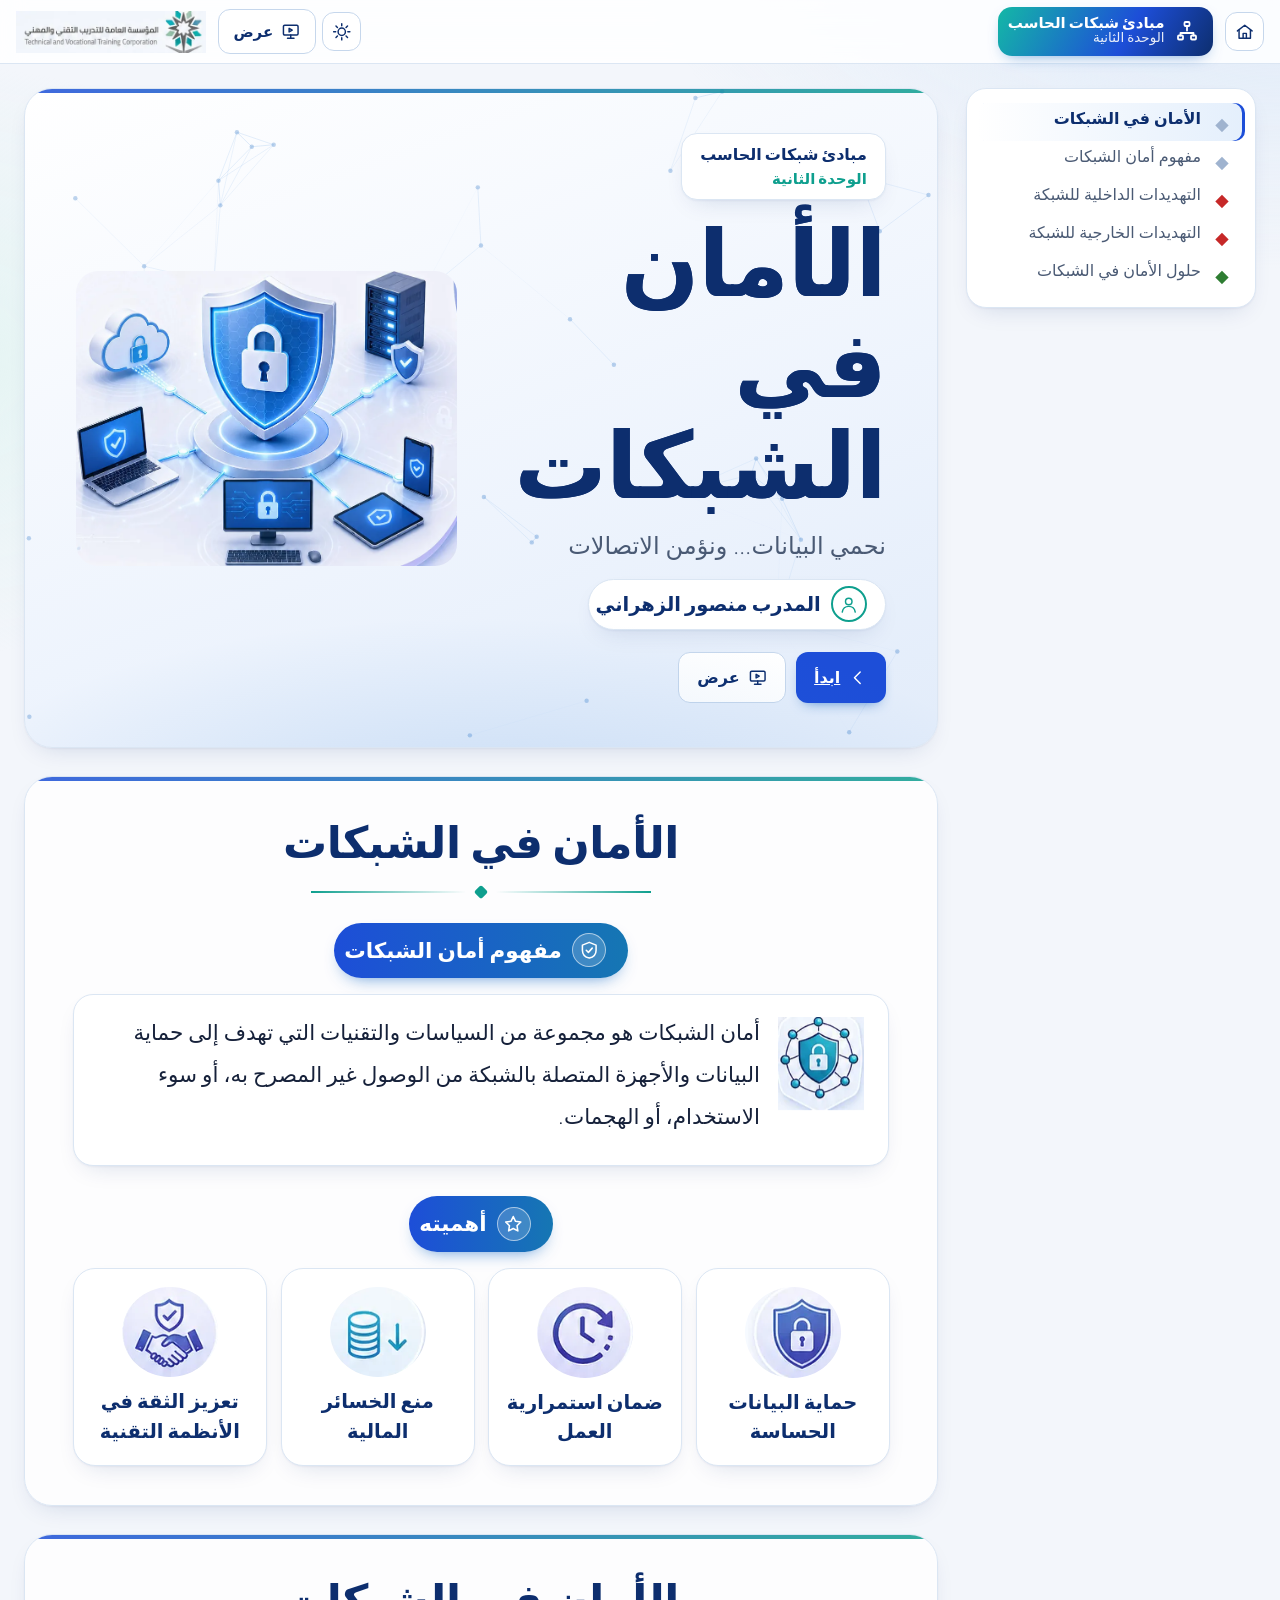
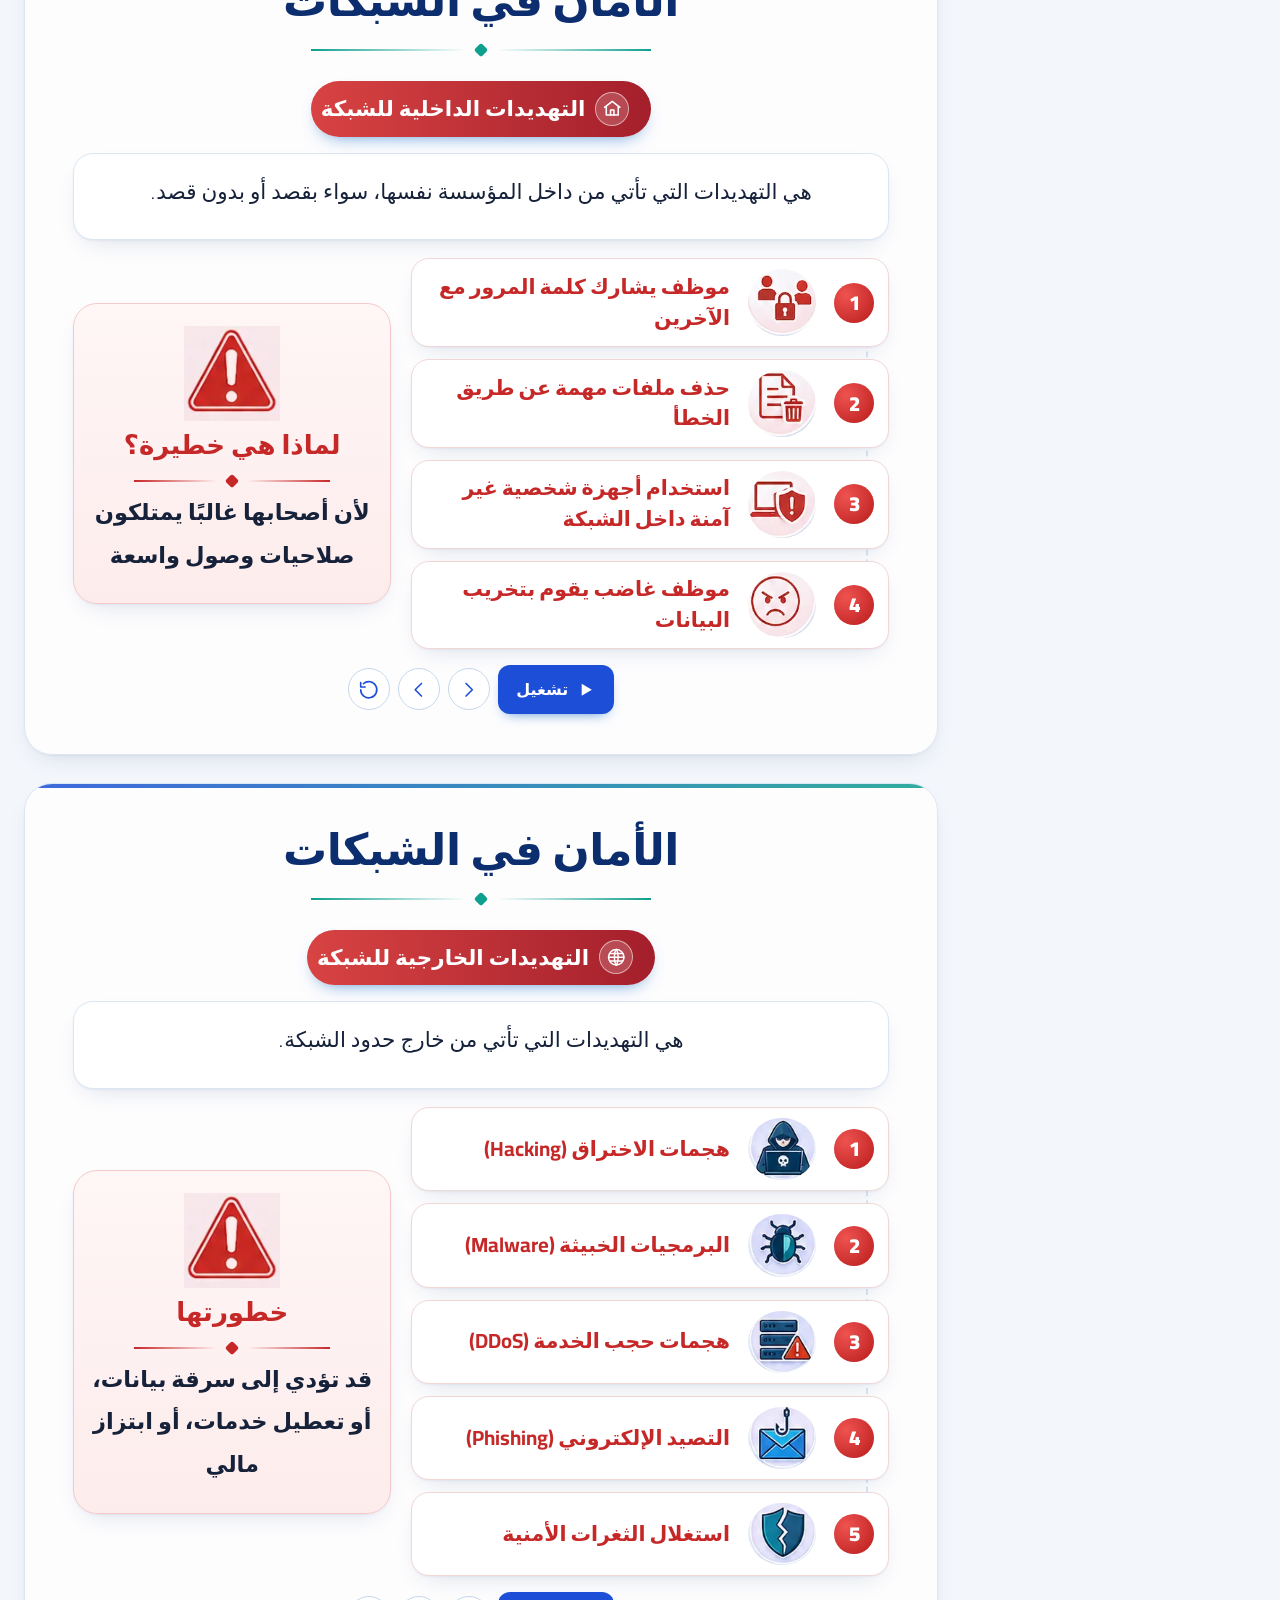
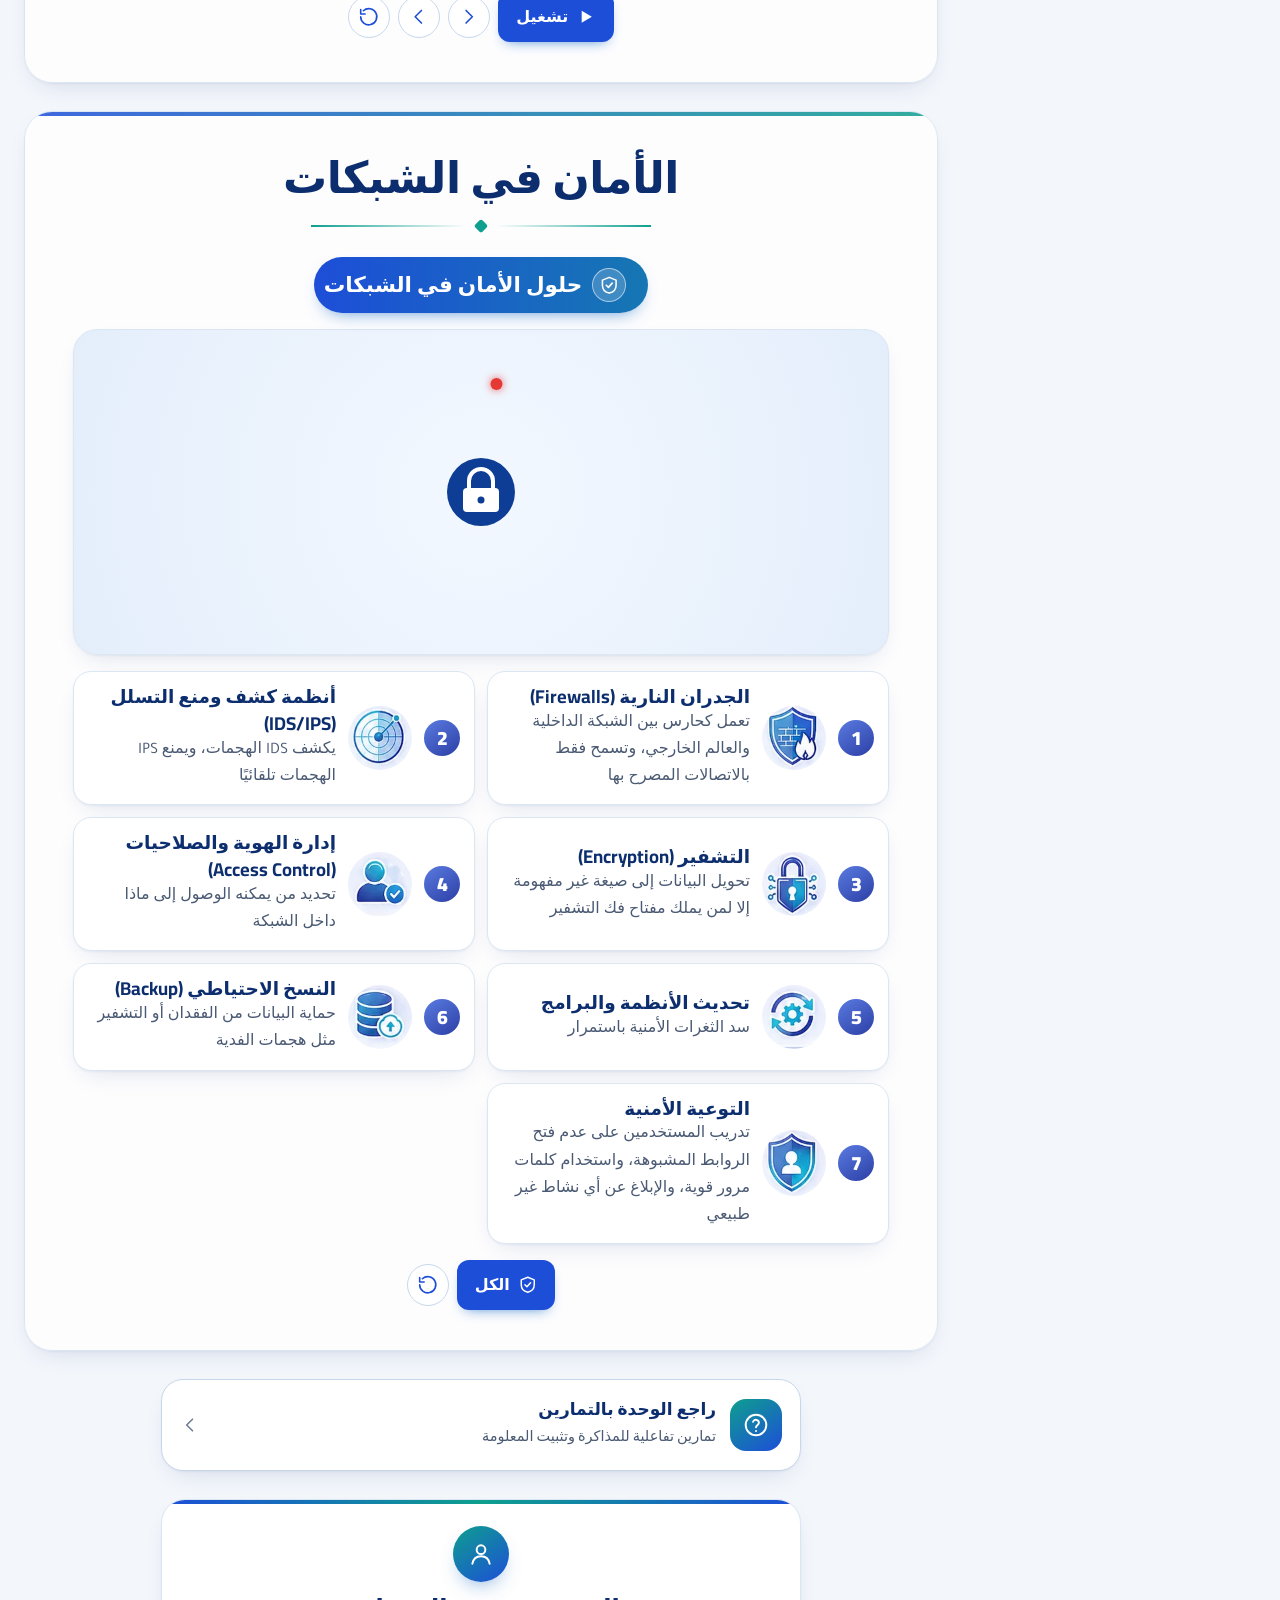
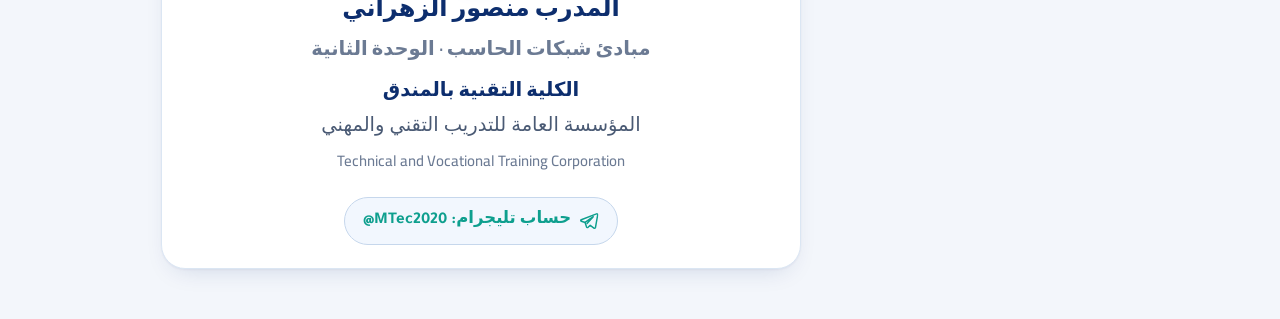
<file: u2.html>
<!doctype html>
<html lang="ar" dir="rtl">
<head>
<meta charset="utf-8">
<meta name="viewport" content="width=device-width, initial-scale=1, viewport-fit=cover">
<meta name="theme-color" content="#f3f6fb">
<link rel="manifest" href="manifest.webmanifest">
<link rel="icon" type="image/png" href="icons/favicon-64.png">
<link rel="apple-touch-icon" href="icons/apple-touch-icon.png">
<meta name="apple-mobile-web-app-capable" content="yes">
<meta name="mobile-web-app-capable" content="yes">
<meta name="apple-mobile-web-app-status-bar-style" content="default">
<meta name="apple-mobile-web-app-title" content="مبادئ شبكات">
<meta name="application-name" content="مبادئ شبكات">
<link rel="stylesheet" href="assets/fonts.css">
<title>الأمان في الشبكات — مبادئ شبكات الحاسب</title>

<script>try{if(localStorage.getItem('osi-theme')==='dark')document.documentElement.setAttribute('data-theme','dark')}catch(e){}</script>
<style>:root{
  color-scheme: light;
  --bg:#f3f6fb; --card:#ffffff; --soft:#f2f7fe; --mixbase:#ffffff; --secbg:rgba(255,255,255,.78); --barbg:rgba(255,255,255,.86);
  --herobg:linear-gradient(160deg,#ffffff 0%,#eef4fd 60%,#e2ecfa 100%);
  --line:#dbe6f3; --line2:#c6d7ec;
  --ink:#16213a; --ink2:#4a5a74; --muted:#6b7a93; --head:#0d2e6e;
  --navy:#0d2e6e; --blue:#1d4ed8; --blue2:#2f7fd8; --teal:#0e9f8e; --teal2:#14b8a6;
  --acc:#0e9f8e; --acc2:#1d4ed8; --glow:transparent;
  --red:#c62828; --green:#2e7d32;
  --l7:#2f72c8; --l6:#ec7a2f; --l5:#8a929c; --l4:#e2a316; --l3:#43944f; --l2:#6f82a8; --l1:#e9643a;
  --c-data:#b8bfc9; --c-tr:#8b5cd6; --c-net:#43944f; --c-frm:#f2992b;
  --shadow:0 1px 2px rgba(13,46,110,.05), 0 10px 26px -12px rgba(13,46,110,.18);
  --shadow-lg:0 2px 4px rgba(13,46,110,.06), 0 22px 44px -16px rgba(13,46,110,.28);
  --r:20px; --top:64px;
  --fh:'Cairo','Tajawal',system-ui,sans-serif; --fb:'Tajawal','Cairo',system-ui,sans-serif;
}
:root[data-theme="dark"]{
  color-scheme: dark;
  --bg:#050a1a; --card:rgba(13,22,44,.92); --soft:rgba(22,34,66,.85); --mixbase:#0c1630; --secbg:rgba(9,16,36,.72); --barbg:rgba(6,11,28,.82);
  --herobg:radial-gradient(900px 420px at 80% 0%,rgba(34,211,238,.16),transparent 60%),radial-gradient(700px 400px at 0% 100%,rgba(168,85,247,.16),transparent 60%),#070d22;
  --line:rgba(56,189,248,.22); --line2:rgba(56,189,248,.36);
  --ink:#dbe7ff; --ink2:#a8badb; --muted:#8193b5; --head:#ffffff;
  --navy:#0b2a6b; --blue:#38bdf8; --blue2:#22d3ee; --teal:#2dd4bf; --teal2:#22d3ee;
  --acc:#22d3ee; --acc2:#a855f7; --glow:rgba(34,211,238,.35);
  --red:#ff6b6b; --green:#4ade80;
  --shadow:0 0 0 1px rgba(56,189,248,.08), 0 12px 30px -14px rgba(0,0,0,.8);
  --shadow-lg:0 0 0 1px rgba(56,189,248,.18), 0 0 28px -6px rgba(34,211,238,.25), 0 24px 50px -18px rgba(0,0,0,.9);
}
*{box-sizing:border-box}
html{scroll-behavior:smooth;scroll-padding-top:calc(var(--top) + 12px);-webkit-text-size-adjust:100%}
body{margin:0;font-family:var(--fb);font-size:19.5px;line-height:1.85;color:var(--ink);background:var(--bg);overflow-x:hidden;transition:background .4s,color .4s}
body::before{content:"";position:fixed;inset:0;z-index:-1;pointer-events:none;
  background:radial-gradient(1100px 600px at 100% -10%,#dbe8f8 0%,transparent 60%),radial-gradient(900px 500px at -10% 40%,#e3f4f2 0%,transparent 60%)}
:root[data-theme="dark"] body::before{
  background-image:linear-gradient(rgba(56,189,248,.06) 1px,transparent 1px),linear-gradient(90deg,rgba(56,189,248,.06) 1px,transparent 1px),
    radial-gradient(1000px 600px at 90% -10%,rgba(34,211,238,.14),transparent 60%),radial-gradient(800px 600px at 0% 80%,rgba(168,85,247,.12),transparent 60%);
  background-size:34px 34px,34px 34px,auto,auto}

/* dark headings glow */
:root[data-theme="dark"] .sec-head h2,:root[data-theme="dark"] .hero h1{text-shadow:0 0 18px rgba(34,211,238,.55),0 0 42px rgba(59,130,246,.35)}
:root[data-theme="dark"] .sec{border-color:var(--line)}
:root[data-theme="dark"] .card,:root[data-theme="dark"] .sec .figure,:root[data-theme="dark"] .pcard{backdrop-filter:blur(6px)}
:root[data-theme="dark"] .shimmer{background:linear-gradient(100deg,#fff 0%,#fff 38%,#22d3ee 50%,#fff 62%,#fff 100%);background-size:250% 100%;-webkit-background-clip:text;background-clip:text;color:transparent}
/* images on plates in dark */
:root[data-theme="dark"] img.mb,:root[data-theme="dark"] .figure img,:root[data-theme="dark"] .ovl > img,:root[data-theme="dark"] .hot-wrap img,:root[data-theme="dark"] img.plate{
  mix-blend-mode:normal;background:#eef4ff;border-radius:14px;padding:6px;box-shadow:0 0 0 1px rgba(56,189,248,.25),0 0 24px -6px rgba(34,211,238,.35)}
:root[data-theme="dark"] .hero .art img{background:#eef4ff}
:root[data-theme="dark"] .topbar .logo{background:#fff;border-radius:10px;padding:3px 6px}
:root[data-theme="dark"] .tbl thead th{background:linear-gradient(180deg,#123a7a,#0b2a6b)}
:root[data-theme="dark"] .tbl tbody th{background:var(--soft)}
:root[data-theme="dark"] .tbl .colon{background:rgba(34,211,238,.14)}
:root[data-theme="dark"] .layer{background:color-mix(in srgb,var(--c) 18%,#0c1630)}
:root[data-theme="dark"] .layer .t b{color:#fff}
:root[data-theme="dark"] .layer .t small{color:color-mix(in srgb,var(--c) 60%,#fff)}
:root[data-theme="dark"] .vdir span{background:var(--bg)}
:root[data-theme="dark"] .btn.ghost,:root[data-theme="dark"] .tab,:root[data-theme="dark"] .tbtn,:root[data-theme="dark"] .lg-btn{background:rgba(13,22,44,.9);color:var(--ink);border-color:var(--line2)}
:root[data-theme="dark"] .tab[aria-selected="true"]{background:var(--acc);color:#04111f;border-color:var(--acc)}
:root[data-theme="dark"] .btn{background:var(--acc);color:#04111f;box-shadow:0 0 18px rgba(34,211,238,.45)}
:root[data-theme="dark"] .btn:hover{background:#67e8f9}
:root[data-theme="dark"] .btn.ghost{box-shadow:none}
:root[data-theme="dark"] .toc a.on{background:linear-gradient(90deg,transparent,rgba(34,211,238,.16));color:#fff;box-shadow:inset -3px 0 0 var(--acc)}
:root[data-theme="dark"] .toc a:hover{background:rgba(34,211,238,.08)}
:root[data-theme="dark"] .kicker{background:rgba(34,211,238,.1);border-color:rgba(34,211,238,.35);color:#67e8f9}
:root[data-theme="dark"] .divider::before{background:linear-gradient(90deg,transparent,var(--acc))}
:root[data-theme="dark"] .divider::after{background:linear-gradient(270deg,transparent,var(--acc))}
:root[data-theme="dark"] .divider i{background:var(--acc);box-shadow:0 0 12px var(--acc)}
:root[data-theme="dark"] .hl{color:#7dd3fc}
:root[data-theme="dark"] .hl-t{color:#5eead4}
:root[data-theme="dark"] .hl-r{color:#ff8a8a}
:root[data-theme="dark"] .hl-g{color:#86efac}
:root[data-theme="dark"] .sec-head .en,:root[data-theme="dark"] .en.t{color:#67e8f9}
:root[data-theme="dark"] .num,:root[data-theme="dark"] .ib{box-shadow:0 0 16px -2px rgba(34,211,238,.45)}
:root[data-theme="dark"] .pill-h{background:linear-gradient(90deg,#0891b2,#7c3aed,#0891b2);background-size:200% 100%}
:root[data-theme="dark"] .course{background:linear-gradient(120deg,#0891b2,#1e3a8a 60%,#4c1d95)}
:root[data-theme="dark"] .scrim{background:rgba(0,0,0,.6)}
:root[data-theme="dark"] .toc{background:rgba(8,14,32,.96)}
:root[data-theme="dark"] code,:root[data-theme="dark"] .mono{color:#a5f3fc}

/* ===== hero ===== */
.hero{position:relative;overflow:hidden;isolation:isolate}
.hero .band{position:absolute;inset:0 0 auto 0;height:100%;z-index:-1;pointer-events:none}
.hero .band svg{position:absolute;inset:0;width:100%;height:100%}
.hero .band path{fill:none;stroke:rgba(29,78,216,.18);stroke-width:2;stroke-dasharray:6 9;animation:dash 7s linear infinite}
:root[data-theme="dark"] .hero .band path{stroke:rgba(34,211,238,.35)}
@keyframes dash{to{stroke-dashoffset:-150}}
.hero .scan{display:none}
:root[data-theme="dark"] .hero .scan{display:block;position:absolute;inset:0;z-index:-1;pointer-events:none;background:linear-gradient(180deg,transparent,rgba(34,211,238,.10),transparent);height:140px;animation:scan 5s linear infinite}
@keyframes scan{from{transform:translateY(-140px)}to{transform:translateY(900px)}}
.chipbox{display:inline-flex;flex-direction:column;gap:2px;padding:8px 18px;border-radius:16px;background:var(--card);border:1px solid var(--line);box-shadow:var(--shadow);font-family:var(--fh);font-weight:800;color:var(--head);font-size:16px;line-height:1.5;margin-bottom:12px}
.chipbox span:last-child{color:var(--acc);font-size:15px}

/* ===== toolbar (theme/edit/save) ===== */
.tools{display:flex;gap:6px;align-items:center}
.tbtn.on{background:var(--acc);color:#fff;border-color:var(--acc)}
:root[data-theme="dark"] .tbtn.on{color:#04111f}
.theme-ic .moon{display:none}
:root[data-theme="dark"] .theme-ic .sun{display:none}
:root[data-theme="dark"] .theme-ic .moon{display:inline}
body.editing [data-ed]{outline:2px dashed #f5a524;outline-offset:3px;border-radius:6px;cursor:text;transition:outline-color .2s}
body.editing [data-ed]:hover{outline-color:#ef6c00;background:rgba(245,165,36,.07)}
body.editing [data-ed]:focus{outline:2px solid #ef6c00;background:rgba(245,165,36,.10)}
body.editing a[href]{pointer-events:auto}
.toast{position:fixed;bottom:22px;left:50%;transform:translate(-50%,20px);opacity:0;z-index:300;background:#0d2e6e;color:#fff;font-family:var(--fh);font-weight:700;padding:10px 20px;border-radius:999px;box-shadow:var(--shadow-lg);transition:.3s;pointer-events:none;font-size:16px}
.toast.show{opacity:1;transform:translate(-50%,0)}
:root[data-theme="dark"] .toast{background:var(--acc);color:#04111f}
.editbar{position:fixed;top:calc(var(--top) + 10px);left:50%;transform:translateX(-50%) translateY(-120%);z-index:55;display:flex;gap:6px;padding:6px;border-radius:999px;background:var(--barbg);border:1px solid var(--line2);box-shadow:var(--shadow-lg);backdrop-filter:blur(10px);transition:transform .3s}
body.editing .editbar{transform:translateX(-50%) translateY(0)}
.editbar .tbtn{border-radius:999px}

/* section number badges in TOC already; misc */
.sec{transition:background .4s,border-color .4s}
.hint{display:none}
.icbtn{display:inline-grid;place-items:center;width:42px;height:42px;border-radius:50%;border:1px solid var(--line2);background:var(--card);color:var(--blue);cursor:pointer;transition:.2s}
.icbtn:hover{transform:scale(1.08);border-color:var(--acc)}
.icbtn .ic{font-size:21.5px}
:root[data-theme="dark"] .icbtn{color:var(--acc)}

@media (max-width:860px){ .tools .lbl{display:none} }
@media (max-width:560px){ .editbar{top:auto;bottom:16px;transform:translateX(-50%) translateY(140%)} body.editing .editbar{transform:translateX(-50%) translateY(0)} }
@media print{ .topbar,.toc,.toTop,.pbar,.editbar,.ctrls,.progress{display:none!important} .shell{display:block;padding:0} .sec{break-inside:avoid;box-shadow:none} }
body:not(.editing) .editbar{visibility:hidden;opacity:0;pointer-events:none}
.editbar{transition:transform .3s,opacity .3s,visibility .3s}

*{box-sizing:border-box}
html{scroll-behavior:smooth;scroll-padding-top:calc(var(--top) + 12px);-webkit-text-size-adjust:100%}
h1,h2,h3,h4{font-family:var(--fh);color:var(--head);line-height:1.35;margin:0}
p{margin:0 0 .6em}
img{max-width:100%;display:block}
button{font:inherit;color:inherit}
.en{font-family:var(--fh);direction:ltr;unicode-bidi:isolate}
bdi,.ltr{direction:ltr;unicode-bidi:isolate}
.hl{color:var(--blue);font-weight:700}
.hl-t{color:var(--teal);font-weight:700}
.hl-r{color:var(--red);font-weight:700}
.hl-g{color:var(--green);font-weight:700}
.ic{width:1em;height:1em;fill:none;stroke:currentColor;stroke-width:1.8;stroke-linecap:round;stroke-linejoin:round;flex:none}
.ic.fill{fill:currentColor;stroke:none}
.mb{mix-blend-mode:multiply}

/* ---------- top bar ---------- */
.topbar{position:fixed;inset:0 0 auto 0;height:var(--top);z-index:50;display:flex;align-items:center;gap:12px;padding:0 16px;
  background:var(--barbg);backdrop-filter:saturate(1.4) blur(12px);-webkit-backdrop-filter:saturate(1.4) blur(12px);border-bottom:1px solid var(--line)}
.course{display:flex;align-items:center;gap:10px;padding:6px 14px 6px 10px;border-radius:14px;color:#fff;
  background:linear-gradient(120deg,var(--teal2),var(--blue) 60%,var(--navy));box-shadow:0 6px 16px -8px rgba(21,101,192,.7);white-space:nowrap}
.course .ic{font-size:24px}
.course b{display:block;font-family:var(--fh);font-size:15px;line-height:1.3;font-weight:700}
.course small{display:block;font-size:13.5px;opacity:.9;line-height:1.3}
.topbar .grow{flex:1}
.topbar .logo{height:42px;width:auto}
.tbtn{display:inline-flex;align-items:center;gap:8px;border:1px solid var(--line2);background:var(--card);border-radius:12px;padding:8px 14px;cursor:pointer;
  font-family:var(--fh);font-weight:700;font-size:15px;color:var(--head);transition:.2s}
.tbtn:hover{border-color:var(--blue2);color:var(--blue)}
.tbtn .ic{font-size:19.5px}
.tbtn.icon{padding:9px;}
#menuBtn{display:none}
.progress{position:fixed;top:var(--top);inset-inline:0;height:3px;z-index:51;background:transparent}
.progress i{display:block;height:100%;width:0;background:linear-gradient(90deg,var(--teal2),var(--blue));transform-origin:right}

/* ---------- shell ---------- */
.shell{display:grid;grid-template-columns:290px minmax(0,1fr);gap:28px;max-width:1360px;margin:0 auto;padding:calc(var(--top) + 24px) 24px 40px}
.toc{position:sticky;top:calc(var(--top) + 20px);align-self:start;max-height:calc(100vh - var(--top) - 40px);overflow:auto;
  background:var(--card);border:1px solid var(--line);border-radius:var(--r);box-shadow:var(--shadow);padding:14px 10px 14px 10px;scrollbar-width:thin}
.toc h4{font-size:13.5px;color:var(--muted);font-weight:700;letter-spacing:.02em;padding:10px 12px 4px}
.toc a{display:flex;align-items:center;gap:10px;padding:7px 12px;border-radius:10px;color:var(--ink2);text-decoration:none;font-size:16px;line-height:1.5;transition:.15s}
.toc a:hover{background:var(--bg)}
.toc a.on{background:linear-gradient(90deg,transparent,#e4effc);color:var(--head);font-weight:700;box-shadow:inset -3px 0 0 var(--blue)}
.toc a .dot{width:22px;height:22px;border-radius:7px;display:grid;place-items:center;font-size:13px;font-family:var(--fh);font-weight:800;color:#fff;background:var(--c,#9fb3cf);flex:none}
.toc a .dot.sm{background:transparent;color:var(--c,#9fb3cf);font-size:17.5px}
main{min-width:0}

/* ---------- section ---------- */
.sec{position:relative;margin:0 0 28px;padding:36px clamp(16px,4vw,48px) 40px;background:var(--secbg);border:1px solid var(--line);
  border-radius:28px;box-shadow:var(--shadow)}
.sec-head{text-align:center;margin-bottom:26px}
.kicker{display:inline-flex;align-items:center;gap:8px;font-family:var(--fh);font-weight:700;font-size:15px;color:var(--teal);
  background:var(--soft);border:1px solid var(--line);padding:4px 12px 4px 14px;border-radius:999px;margin-bottom:12px}
.kicker .lnum{width:24px;height:24px;border-radius:8px;display:grid;place-items:center;color:#fff;background:var(--c);font-size:14px}
.sec-head h2{font-size:clamp(28px,4.4vw,44px);font-weight:900;letter-spacing:-.01em}
.sec-head > .en{display:block;font-size:clamp(19.5px,2.6vw,26px);color:var(--teal);font-weight:600;margin-top:4px}
.divider{display:flex;align-items:center;justify-content:center;gap:10px;margin:14px auto 0;width:min(340px,70%)}
.divider::before,.divider::after{content:"";height:2px;flex:1;background:linear-gradient(90deg,transparent,var(--teal))}
.divider::after{background:linear-gradient(270deg,transparent,var(--teal))}
.divider i{width:10px;height:10px;background:var(--teal);transform:rotate(45deg);border-radius:2px}
.sub-h{display:flex;align-items:center;gap:12px;margin:34px 0 16px}
.sub-h h3{font-size:clamp(21.5px,2.6vw,25px);font-weight:800}
.sub-h .ib{width:44px;height:44px;border-radius:50%;display:grid;place-items:center;color:#fff;font-size:24px;flex:none;
  background:linear-gradient(135deg,var(--teal2),var(--blue));box-shadow:0 6px 14px -6px rgba(21,101,192,.6)}
.pill-h{display:inline-flex;align-items:center;gap:10px;color:#fff;font-family:var(--fh);font-weight:700;font-size:clamp(17.5px,2.2vw,21.5px);
  padding:8px 22px 8px 10px;border-radius:999px;background:linear-gradient(90deg,var(--blue),var(--teal));box-shadow:0 8px 18px -10px rgba(21,101,192,.8);margin:30px 0 16px}
.pill-h .ib{width:34px;height:34px;border-radius:50%;background:rgba(255,255,255,.18);display:grid;place-items:center;font-size:20.5px;border:1.5px solid rgba(255,255,255,.55)}

.card{background:var(--card);border:1px solid var(--line);border-radius:var(--r);box-shadow:var(--shadow);padding:22px 24px}
.lead{display:flex;gap:18px;align-items:flex-start;font-size:clamp(18.5px,2vw,21.5px);line-height:1.95}
.lead .ib{width:56px;height:56px;border-radius:50%;display:grid;place-items:center;color:#fff;font-size:28px;flex:none;
  background:radial-gradient(circle at 30% 30%,var(--teal2),var(--blue) 70%);box-shadow:0 8px 18px -8px rgba(21,101,192,.7),inset 0 0 0 4px rgba(255,255,255,.35)}
.lead p:last-child{margin:0}
.note{display:flex;gap:14px;align-items:flex-start;background:var(--soft);border:1px solid var(--line);border-radius:16px;padding:16px 18px;margin-top:18px}
.note .ib{width:40px;height:40px;font-size:21.5px;border-radius:50%;display:grid;place-items:center;color:#fff;background:var(--blue);flex:none}
.note p{margin:0}
.grid2{display:grid;grid-template-columns:repeat(2,minmax(0,1fr));gap:18px}
.grid3{display:grid;grid-template-columns:repeat(3,minmax(0,1fr));gap:16px}
ul.dots{list-style:none;padding:0;margin:0}
ul.dots li{position:relative;padding-inline-start:22px;margin:.35em 0}
ul.dots li::before{content:"";position:absolute;inset-inline-start:2px;top:.72em;width:8px;height:8px;background:var(--teal);transform:rotate(45deg);border-radius:2px}

/* ---------- buttons / controls ---------- */
.ctrls{display:flex;flex-wrap:wrap;gap:8px;align-items:center;justify-content:center;margin-top:16px}
.btn{display:inline-flex;align-items:center;gap:8px;border:0;cursor:pointer;border-radius:12px;padding:10px 18px;font-family:var(--fh);font-weight:700;font-size:16px;
  background:var(--blue);color:#fff;box-shadow:0 6px 14px -8px rgba(21,101,192,.9);transition:transform .15s, background .2s}
.btn:hover{background:#0f57aa}
.btn:active{transform:translateY(1px)}
.btn.ghost{background:var(--card);color:var(--head);border:1px solid var(--line2);box-shadow:none}
.btn.ghost:hover{border-color:var(--blue2);color:var(--blue)}
.btn .ic{font-size:19.5px}
.btn:disabled{opacity:.45;cursor:default}
.tabs{display:flex;flex-wrap:wrap;gap:8px;justify-content:center;margin-bottom:18px}
.tab{border:1px solid var(--line2);background:var(--card);border-radius:999px;padding:8px 18px;cursor:pointer;font-family:var(--fh);font-weight:700;font-size:16px;color:var(--ink2);transition:.2s}
.tab:hover{border-color:var(--blue2)}
.tab[aria-selected="true"]{background:var(--navy);border-color:var(--navy);color:#fff}
.caption{min-height:3.6em;text-align:center;margin-top:14px;padding:10px 16px;border-radius:14px;background:var(--soft);border:1px dashed var(--line);color:var(--head);font-weight:700;font-size:17.5px;display:flex;align-items:center;justify-content:center}

/* ---------- reveal ---------- */
.js .rv{opacity:0;transform:translateY(18px);transition:opacity .6s ease, transform .6s ease}
.js .rv.in{opacity:1;transform:none}
@media (prefers-reduced-motion: reduce){ .js .rv{opacity:1;transform:none;transition:none} *{animation-duration:.01ms!important;animation-iteration-count:1!important} }

/* ---------- hero ---------- */
.hero{display:grid;grid-template-columns:1.05fr 1fr;gap:28px;align-items:center;padding:44px clamp(18px,4vw,52px);overflow:hidden;
  background:var(--herobg)}
.hero::after{content:"";position:absolute;inset:auto -10% -40% -10%;height:60%;background:radial-gradient(ellipse at center,rgba(47,127,216,.16),transparent 70%);pointer-events:none}
.hero h1{font-size:clamp(46px,8vw,92px);font-weight:900;line-height:1.1;letter-spacing:-.01em;color:var(--head)}
.hero h1 .en{font-family:var(--fh);font-weight:900}
.hero .tag{font-size:clamp(19.5px,2.4vw,24px);color:var(--ink2);margin:14px 0 6px}
.hero .full{font-family:var(--fh);color:var(--teal);font-weight:600;font-size:clamp(17.5px,2.2vw,24px);direction:ltr;text-align:right;margin-bottom:18px}
.hero .who{display:inline-flex;align-items:center;gap:10px;background:var(--card);border:1px solid var(--line);border-radius:999px;padding:6px 18px 6px 6px;font-family:var(--fh);font-weight:700;color:var(--head);box-shadow:var(--shadow)}
.hero .who .ib{width:36px;height:36px;border-radius:50%;display:grid;place-items:center;border:2px solid var(--teal);color:var(--teal);font-size:19.5px}
.hero .ctas{display:flex;gap:10px;flex-wrap:wrap;margin-top:22px}
.hero .art{position:relative;z-index:1}
.hero .art img{width:100%;border-radius:22px}
.intro-grid{display:grid;grid-template-columns:1fr 1.1fr;gap:22px;align-items:center;margin-top:8px}
.feat{display:flex;gap:16px;align-items:center;background:var(--card);border:1px solid var(--line);border-radius:18px;padding:16px 18px;box-shadow:var(--shadow);margin-bottom:12px;transition:.2s}
.feat:hover{transform:translateY(-2px);box-shadow:var(--shadow-lg)}
.feat .ib{width:58px;height:58px;border-radius:50%;display:grid;place-items:center;font-size:28px;color:var(--blue);background:var(--soft);border:1px solid var(--line);flex:none}
.feat h3{font-size:21.5px;font-weight:800}
.feat p{margin:0;color:var(--ink2);font-size:17.5px;line-height:1.7}

/* ---------- what is OSI (send docs anim) ---------- */
.flowdev{display:grid;grid-template-columns:auto 1fr auto;gap:10px;align-items:end;direction:ltr;margin-top:18px}
.flowdev .dev{text-align:center;direction:rtl}
.flowdev .dev b{display:block;font-family:var(--fh);color:var(--head);font-size:18.5px}
.flowdev .dev small{display:block;color:var(--teal);font-family:var(--fh);font-size:15px;direction:ltr;margin-bottom:6px}
.flowdev .dev img{width:clamp(90px,16vw,170px);margin:0 auto}
.track{position:relative;height:90px;margin-bottom:24px}
.track::before{content:"";position:absolute;left:0;right:14px;top:50%;border-top:3px dashed var(--teal)}
.track::after{content:"";position:absolute;right:0;top:calc(50% - 9px);border:10px solid transparent;border-left:14px solid var(--teal);border-right:0}
.track .doc{position:absolute;top:50%;left:0;width:clamp(30px,5vw,48px);transform:translate(0,-50%);animation:docmove 4.5s linear infinite;opacity:0}
.track .doc:nth-child(2){animation-delay:1.5s}
.track .doc:nth-child(3){animation-delay:3s}
@keyframes docmove{0%{left:0;opacity:0}8%{opacity:1}88%{opacity:1}100%{left:calc(100% - 60px);opacity:0}}

/* ---------- benefit cards ---------- */
.ben{display:grid;grid-template-columns:auto 1fr auto;gap:18px;align-items:center;background:var(--card);border:1px solid var(--line);border-radius:20px;padding:14px 18px;box-shadow:var(--shadow);margin-bottom:14px;transition:.25s}
.ben:hover{transform:translateX(-4px);box-shadow:var(--shadow-lg);border-color:#bcd5f2}
.ben .num{width:54px;height:54px;border-radius:16px;display:grid;place-items:center;color:#fff;font-family:var(--fh);font-weight:900;font-size:28px;background:linear-gradient(145deg,var(--teal2),var(--blue) 70%);box-shadow:0 8px 16px -8px rgba(21,101,192,.8)}
.ben p{margin:0;font-weight:700;font-size:clamp(17.5px,2vw,20.5px);color:var(--ink)}
.ben p .en{display:block;color:var(--head);font-size:.92em}
.ben img{width:clamp(86px,13vw,140px);border-inline-start:2px solid var(--line);padding-inline-start:14px}

/* ---------- goal ---------- */
.goal-dia{display:grid;grid-template-columns:1fr auto 1fr;align-items:center;gap:8px;direction:ltr;text-align:center}
.goal-dia .lab{display:inline-block;background:#3a7bd5;color:#fff;font-family:var(--fh);font-weight:700;padding:3px 22px;border-radius:10px;margin-bottom:10px;direction:rtl}
.goal-dia img{width:min(180px,100%);margin:0 auto}
.goal-dia .en{display:block;font-weight:800;color:var(--head);font-size:19.5px;margin-top:6px}
.goal-link{position:relative;width:clamp(80px,18vw,220px);height:60px;display:grid;place-items:center}
.goal-link::before{content:"";position:absolute;inset:50% 0 auto 0;height:3px;background:linear-gradient(90deg,#5b9be0,#5b9be0);transform:translateY(-50%)}
.goal-link .g{position:relative;width:58px;height:58px;border-radius:50%;background:var(--card);border:1px solid var(--line);display:grid;place-items:center;color:var(--blue);font-size:30px;box-shadow:var(--shadow)}
.goal-link .p{position:absolute;top:50%;width:10px;height:10px;margin-top:-5px;border-radius:50%;background:var(--teal);animation:pulse-r 2.4s linear infinite}
@keyframes pulse-r{from{left:0;opacity:1}to{left:calc(100% - 10px);opacity:.2}}

/* ---------- layer stack ---------- */
.stack-wrap{display:grid;grid-template-columns:56px 1fr 56px;gap:14px;align-items:stretch;max-width:760px;margin:0 auto}
.vdir{position:relative;display:flex;align-items:center;justify-content:center}
.vdir::before{content:"";position:absolute;top:8px;bottom:22px;width:6px;border-radius:3px;background:linear-gradient(180deg,#d3e4f8,#6aa3e3)}
.vdir.up::before{top:22px;bottom:8px;background:linear-gradient(0deg,#d3e4f8,#6aa3e3)}
.vdir::after{content:"";position:absolute;bottom:4px;border:14px solid transparent;border-top:20px solid #6aa3e3;border-bottom:0}
.vdir.up::after{bottom:auto;top:4px;border-top:0;border-bottom:20px solid #6aa3e3}
.vdir span{position:relative;writing-mode:vertical-rl;font-family:var(--fh);font-weight:800;color:var(--head);background:var(--bg);padding:8px 2px;font-size:16px;white-space:nowrap}
.vdir.down span{transform:rotate(180deg)}
.layers{list-style:none;margin:0;padding:0;display:grid;gap:10px}
.layer{display:grid;grid-template-columns:64px 1fr 64px;align-items:stretch;border-radius:16px;overflow:hidden;background:color-mix(in srgb,var(--c) 10%,var(--mixbase));border:1px solid color-mix(in srgb,var(--c) 35%,var(--mixbase));
  box-shadow:var(--shadow);cursor:pointer;transition:transform .2s, box-shadow .2s;text-decoration:none;color:inherit}
.layer:hover,.layer:focus-visible{transform:translateX(-6px) scale(1.01);box-shadow:var(--shadow-lg);outline:none}
.layer .n{display:grid;place-items:center;color:#fff;font-family:var(--fh);font-weight:900;font-size:30px;background:linear-gradient(160deg,color-mix(in srgb,var(--c) 70%,var(--mixbase)),var(--c))}
.layer .t{padding:10px 8px;text-align:center}
.layer .t b{display:block;font-family:var(--fh);font-size:clamp(18.5px,2.2vw,22.5px);color:color-mix(in srgb,var(--c) 70%,#10203c);font-weight:800;line-height:1.4}
.layer .t small{display:block;font-family:var(--fh);font-size:15px;color:color-mix(in srgb,var(--c) 60%,#10203c);direction:ltr;font-weight:600}
.layer .i{display:grid;place-items:center}
.layer .i span{width:42px;height:42px;border-radius:50%;display:grid;place-items:center;border:1.5px solid color-mix(in srgb,var(--c) 70%,var(--mixbase));color:var(--c);font-size:22.5px;background:var(--card)}
.hint{text-align:center;color:var(--muted);font-size:15.5px;margin-top:14px}

/* ---------- transfer simulation ---------- */
.sim{display:grid;grid-template-columns:minmax(0,1fr) minmax(56px,.9fr) minmax(0,1fr);gap:10px;direction:ltr;align-items:start}
.sim-col{direction:rtl;display:flex;flex-direction:column;align-items:stretch}
.sim-dev{text-align:center;margin-bottom:8px}
.sim-dev b{font-family:var(--fh);color:var(--head);font-size:18.5px;display:block}
.sim-dev img{width:clamp(70px,11vw,120px);margin:4px auto 0}
.sim-stack{position:relative;list-style:none;margin:0;padding:0 0 0 0;display:grid;gap:6px}
.sim-stack li{display:flex;align-items:center;gap:8px;padding:7px 10px;border-radius:10px;border:1px solid color-mix(in srgb,var(--c) 45%,var(--mixbase));
  background:color-mix(in srgb,var(--c) 14%,var(--mixbase));font-weight:700;font-size:16px;color:#1b2a44;transition:.3s;position:relative}
.sim-stack li .ic{color:var(--c);font-size:19.5px}
.sim-stack li.done{background:color-mix(in srgb,var(--c) 32%,var(--mixbase))}
.sim-stack li.on{background:var(--c);color:#fff;transform:scale(1.05);box-shadow:0 10px 22px -10px var(--c);z-index:2}
.sim-stack li.on .ic{color:#fff}
.sim-col .vline{position:absolute;top:0;bottom:0;width:4px;border-radius:2px}
.sim-bits{margin-top:10px;text-align:center}
.sim-bits code{display:inline-block;font-family:ui-monospace,Consolas,monospace;font-size:16px;letter-spacing:.06em;background:var(--card);border:1px solid var(--line2);padding:5px 10px;border-radius:9px;color:var(--head);transition:.3s;direction:ltr}
.sim-bits small{display:block;color:var(--ink2);font-size:14.5px;margin-top:4px}
.sim-bits.on code{background:var(--navy);color:#fff;border-color:var(--navy);box-shadow:0 8px 18px -8px rgba(13,46,110,.8)}
.sim-mid{position:relative;height:100%;display:flex;flex-direction:column;justify-content:space-between;align-items:stretch;padding:34px 0 34px}
.sim-mid .dataline{text-align:center;direction:rtl}
.sim-mid .dataline code{font-family:ui-monospace,Consolas,monospace;font-weight:700;color:var(--head);font-size:15px;direction:ltr;display:block}
.sim-mid .dataline .arr{height:0;border-top:2.5px dashed #2f72c8;margin:6px 0;position:relative}
.sim-mid .dataline .arr::after{content:"";position:absolute;right:-2px;top:-7px;border:6px solid transparent;border-left:9px solid #2f72c8;border-right:0}
.sim-mid .dataline span{display:inline-block;background:var(--card);border:1px solid var(--line2);border-radius:8px;padding:0 10px;font-size:15px}
.wire{position:relative;height:0;border-top:2.5px dashed #6b86b5;margin-bottom:46px}
.wire .pk{position:absolute;top:-8px;left:0;width:14px;height:14px;border-radius:50%;background:var(--teal);box-shadow:0 0 0 5px rgba(20,167,185,.2);opacity:0}
.wire.go .pk{animation:wirego 1.6s ease-in-out forwards}
@keyframes wirego{0%{left:0;opacity:1}100%{left:calc(100% - 14px);opacity:1}}
.vflow{height:6px;border-radius:3px;margin:6px 0}

/* ---------- PDU ---------- */
.pdu{display:grid;gap:12px}
.pdu-row{display:grid;grid-template-columns:200px 1fr 110px;gap:14px;align-items:center;background:var(--card);border:1px solid var(--line);border-radius:18px;padding:12px;box-shadow:var(--shadow);transition:opacity .35s, filter .35s, transform .35s}
.pdu-row.dim{opacity:.22;filter:grayscale(1)}
.pdu-row.cur{box-shadow:0 0 0 2px var(--blue2),var(--shadow-lg);transform:scale(1.01)}
.pdu-lay{display:grid;gap:6px}
.pdu-lay .ly{display:flex;align-items:center;gap:8px;background:var(--soft);border:1px solid var(--line);border-radius:12px;padding:4px 10px}
.pdu-lay .ly .n{width:28px;height:28px;border-radius:50%;background:var(--c);color:#fff;display:grid;place-items:center;font-family:var(--fh);font-weight:800;font-size:15px;flex:none}
.pdu-lay .ly b{font-family:var(--fh);font-size:16px;color:var(--head);display:block;line-height:1.3}
.pdu-lay .ly small{display:block;font-size:13.5px;color:var(--ink2);direction:ltr;text-align:right;line-height:1.3}
.pdu-lay .unit{font-family:var(--fh);font-weight:800;font-size:20.5px;color:var(--head);text-align:center;direction:ltr}
.blocks{display:flex;direction:ltr;border-radius:10px;overflow:hidden;border:1px solid var(--line2);min-height:58px}
.blk{flex:1;display:grid;place-items:center;text-align:center;padding:6px 6px;font-weight:700;font-size:16px;line-height:1.4;direction:rtl;border-inline-start:1px solid rgba(255,255,255,.7)}
.blk.data{flex:1.6;background:var(--card);color:var(--ink)}
.blk.data .en{display:block;font-weight:800;color:var(--head)}
.blk.tr{background:color-mix(in srgb,var(--c-tr) 20%,var(--mixbase));color:#4b2a86}
.blk.net{background:color-mix(in srgb,var(--c-net) 20%,var(--mixbase));color:#1f5a28}
.blk.frm{background:color-mix(in srgb,var(--c-frm) 26%,var(--mixbase));color:#7a4300}
.blk.bits{background:var(--card);font-family:ui-monospace,Consolas,monospace;font-size:clamp(17.5px,2.6vw,24px);letter-spacing:.14em;color:var(--head);direction:ltr}
.pdu-dev{display:grid;place-items:center}
.pdu-dev img{width:96px;height:auto}
.down-arr{display:flex;justify-content:center;color:var(--teal);font-size:24px;margin:-4px 0}

/* ---------- encapsulation flows ---------- */
.encap-legend{display:flex;flex-wrap:wrap;gap:8px 18px;justify-content:center;margin:6px 0 18px;font-size:16px;color:var(--ink2)}
.encap-legend span{display:inline-flex;align-items:center;gap:7px}
.encap-legend i{width:16px;height:16px;border-radius:4px;display:inline-block}
.flow-card{position:relative;background:var(--card);border:1px solid var(--line);border-radius:22px;box-shadow:var(--shadow);padding:34px 16px 18px;margin-top:30px}
.flow-card .ftitle{position:absolute;top:0;left:50%;transform:translate(-50%,-50%);white-space:nowrap;color:#fff;font-family:var(--fh);font-weight:700;font-size:17.5px;padding:6px 22px;border-radius:999px;background:linear-gradient(90deg,var(--teal),var(--blue))}
.flow-card.rx .ftitle{background:linear-gradient(90deg,var(--blue),var(--navy))}
.flow{display:flex;align-items:stretch;gap:6px}
.fstep{flex:1;min-width:0;display:flex;flex-direction:column;align-items:center;justify-content:center;gap:8px;text-align:center;background:var(--soft);border:1px solid var(--line);border-radius:16px;padding:12px 8px;font-size:15.5px;line-height:1.5;font-weight:600;color:var(--ink2)}
.fstep.big{flex:1.7}
.fstep .ic{font-size:40px;color:var(--blue2);stroke-width:1.4}
.fstep b{color:var(--head);font-weight:700}
.fbar{display:flex;gap:4px;direction:ltr}
.fbar i{width:clamp(16px,2.6vw,30px);height:clamp(16px,2.4vw,26px);border-radius:3px;display:block}
.fbar i.d{width:clamp(28px,4.6vw,54px);background:var(--c-data)}
.fbar i.t{background:var(--c-tr)} .fbar i.n{background:var(--c-net)} .fbar i.f{background:var(--c-frm)}
.farr{display:grid;place-items:center;color:var(--blue);font-size:21.5px;flex:none}
.flow-card.play .fstep,.flow-card.play .farr{animation:popin .5s both;animation-delay:calc(var(--i) * .45s)}
@keyframes popin{from{opacity:0;transform:translateY(10px) scale(.96)}to{opacity:1;transform:none}}
.flow-card .replay{position:absolute;top:10px;inset-inline-end:10px;border:1px solid var(--line2);background:var(--card);border-radius:10px;padding:5px 8px;cursor:pointer;color:var(--blue);display:flex;align-items:center;gap:5px;font-family:var(--fh);font-size:14px;font-weight:700}

/* ---------- protocol ---------- */
.pcard{display:flex;gap:16px;align-items:center;background:var(--card);border:1px solid var(--line);border-radius:20px;box-shadow:var(--shadow);padding:18px 20px;margin-bottom:14px;font-size:clamp(18.5px,2vw,21.5px);line-height:1.9}
.pcard .ib{width:60px;height:60px;border-radius:50%;display:grid;place-items:center;color:#fff;font-size:28px;flex:none;background:radial-gradient(circle at 30% 30%,var(--teal2),var(--blue) 70%);box-shadow:0 8px 18px -8px rgba(21,101,192,.7)}
.pcard p{margin:0}

/* ---------- protocol lists ---------- */
.plist{display:grid;gap:12px}
.pitem{display:grid;grid-template-columns:auto 1fr auto;gap:16px;align-items:center;background:var(--card);border:1px solid var(--line);border-radius:18px;padding:12px 16px;box-shadow:var(--shadow);transition:.2s}
.pitem:hover{border-color:#b9d3f1;transform:translateY(-2px)}
.pitem .num{width:38px;height:38px;border-radius:50%;display:grid;place-items:center;color:#fff;font-family:var(--fh);font-weight:800;background:linear-gradient(145deg,var(--teal2),var(--teal));flex:none}
.pitem .desc{color:var(--ink);font-size:18px;line-height:1.7}
.pitem .nm{display:flex;align-items:center;gap:12px;direction:ltr;text-align:left}
.pitem .nm b{display:block;font-family:var(--fh);font-weight:800;color:var(--teal);font-size:22.5px;line-height:1.2}
.pitem .nm small{display:block;color:var(--ink2);font-size:15px;line-height:1.3}
.pitem .nm .ib{width:46px;height:46px;border-radius:50%;display:grid;place-items:center;border:1.5px solid var(--line);color:var(--head);font-size:24px;background:var(--soft);flex:none}
.pitem .nm.solid .ib{background:linear-gradient(145deg,var(--blue2),var(--navy));color:#fff;border:0;font-family:var(--fh);font-weight:900;font-size:13px}
.apps{background:var(--card);border:1px solid var(--line);border-radius:20px;padding:10px;box-shadow:var(--shadow)}
.apps img{width:min(640px,100%);margin:0 auto}
.split{display:grid;grid-template-columns:minmax(0,1fr) minmax(0,.85fr);gap:22px;align-items:center}

/* ---------- comm modes ---------- */
.mini3{display:grid;grid-template-columns:repeat(3,minmax(0,1fr));gap:12px}
.mini{background:var(--card);border:1px solid var(--line);border-radius:16px;padding:14px 10px;text-align:center;cursor:pointer;transition:.2s;box-shadow:var(--shadow)}
.mini:hover{border-color:var(--blue2);transform:translateY(-2px)}
.mini b{display:block;font-family:var(--fh);color:var(--red);direction:ltr;font-weight:700}
.mini span{display:block;font-size:16px;color:var(--ink2)}
.lane{position:relative;height:16px;margin:6px 0;direction:ltr}
.lane::before{content:"";position:absolute;left:12px;right:12px;top:50%;height:2px;background:currentColor;opacity:.35;transform:translateY(-50%)}
.lane.dash::before{background:none;border-top:2px dashed currentColor;height:0}
.lane .e{position:absolute;top:50%;width:12px;height:12px;border-radius:50%;background:var(--navy);transform:translateY(-50%)}
.lane .e.l{left:0}.lane .e.r{right:0}
.lane .pk{position:absolute;top:50%;width:10px;height:10px;margin-top:-5px;border-radius:50%;background:currentColor;opacity:0}
.lane .pk.r{animation:goR 2.2s linear infinite}
.lane .pk.l{animation:goL 2.2s linear infinite}
.lane .pk.r.h{animation:goRh 4.4s linear infinite}
.lane .pk.l.h{animation:goLh 4.4s linear infinite}
@keyframes goR{0%{left:14px;opacity:0}10%{opacity:1}90%{opacity:1}100%{left:calc(100% - 24px);opacity:0}}
@keyframes goL{0%{left:calc(100% - 24px);opacity:0}10%{opacity:1}90%{opacity:1}100%{left:14px;opacity:0}}
@keyframes goRh{0%{left:14px;opacity:0}5%{opacity:1}45%{opacity:1}50%{left:calc(100% - 24px);opacity:0}100%{left:calc(100% - 24px);opacity:0}}
@keyframes goLh{0%,50%{left:calc(100% - 24px);opacity:0}55%{opacity:1}95%{opacity:1}100%{left:14px;opacity:0}}
.mini .lane{color:var(--green);margin:10px 8px 2px}

.mode{display:grid;grid-template-columns:230px minmax(0,1fr) minmax(0,1fr);gap:0;background:var(--card);border:1px solid var(--line);border-radius:22px;box-shadow:var(--shadow);overflow:hidden}
.mode .side{color:#fff;padding:20px 14px;text-align:center;display:flex;flex-direction:column;align-items:center;justify-content:center;gap:6px;background:linear-gradient(160deg,#2a7fdc,#0f4fae)}
.mode.m2 .side{background:linear-gradient(160deg,#1fb1bf,#0e8ea3)}
.mode.m3 .side{background:linear-gradient(160deg,#2a6fd4,#0d3d94)}
.mode .side .c{width:42px;height:42px;border-radius:50%;border:2px solid #fff;display:grid;place-items:center;font-family:var(--fh);font-weight:800;font-size:21.5px}
.mode .side h4{color:#fff;font-size:21.5px;font-weight:800;line-height:1.45}
.mode .side .en{font-size:17.5px;opacity:.95}
.mode .side .ic{font-size:40px;stroke-width:2.2}
.mode .txt{padding:18px 20px;border-inline-start:1px solid var(--line)}
.mode .txt ul.dots li::before{background:var(--ink2);width:6px;height:6px;border-radius:50%;transform:none}
.mode .dia{padding:16px 18px;border-inline-start:1px solid var(--line);display:flex;flex-direction:column;justify-content:center;gap:10px}
.mode .dia .lbl{align-self:center;color:#fff;font-family:var(--fh);font-weight:700;font-size:15px;padding:3px 18px;border-radius:999px;background:linear-gradient(90deg,var(--blue),var(--navy))}
.mode.m2 .dia .lbl{background:linear-gradient(90deg,var(--teal),#0b6f80)}
.devs{display:grid;grid-template-columns:auto 1fr auto;align-items:center;gap:8px;direction:ltr}
.devs .d{text-align:center;color:var(--ink);font-size:15.5px;font-weight:700;direction:rtl}
.devs .d .ic{font-size:46px;color:#1e2a3c;stroke-width:1.6;display:block;margin:0 auto}
.devs .lanes{color:var(--blue)}
.mode.m2 .devs .lanes{color:var(--teal)}
.mode-panel[hidden]{display:none}

.box-dia{display:grid;grid-template-columns:minmax(0,170px) 1fr minmax(0,170px);gap:0;align-items:center;direction:ltr;padding:10px 6px}
.box3d{position:relative;border:2px solid #23345a;background:var(--card);box-shadow:8px -8px 0 -2px #e8ecf2, 8px -8px 0 0 #8d97a8}
.box3d div{padding:12px 6px;text-align:center;font-family:var(--fh);font-weight:800;color:var(--head);font-size:clamp(16px,2vw,20.5px)}
.box3d div+div{border-top:2px solid #23345a}
.box-lanes{color:var(--blue);padding:0 4px;display:grid;gap:22px}
.box-lanes .lane{height:18px}
.box-lanes .lane::before{opacity:1;height:3px}
.box-lanes .lane .pk{width:12px;height:12px;margin-top:-6px;background:var(--teal)}
.lane.both::before{left:16px;right:16px}
.lane.both::after{content:"";position:absolute;top:50%;margin-top:-7px;right:2px;border:7px solid transparent;border-left:11px solid var(--blue);border-right:0}
.lane .ahl{position:absolute;left:2px;top:50%;margin-top:-7px;width:0;height:0;border:7px solid transparent;border-right:11px solid var(--blue);border-left:0}
.arrowhead-r::after,.arrowhead-l::after{content:"";position:absolute;top:50%;margin-top:-7px;border:7px solid transparent}
.arrowhead-r::after{right:2px;border-left:11px solid var(--blue);border-right:0}
.arrowhead-l::after{left:2px;border-right:11px solid var(--blue);border-left:0}
.box-cap{text-align:center;color:var(--ink);font-size:18px;line-height:1.8;margin-top:12px}
.feat3{display:grid;grid-template-columns:repeat(3,minmax(0,1fr));gap:12px;text-align:center}
.feat3 > div{padding:12px}
.feat3 .ib{width:66px;height:66px;margin:0 auto 10px;border-radius:50%;display:grid;place-items:center;color:#fff;font-size:30px;background:radial-gradient(circle at 30% 30%,var(--blue2),var(--navy) 75%);box-shadow:0 10px 20px -10px rgba(13,46,110,.8)}
.feat3 p{margin:0;font-weight:700;font-size:18px}

/* ---------- transport ---------- */
.proto-big{display:grid;grid-template-columns:150px 1fr;gap:18px;align-items:start;background:var(--card);border:1px solid var(--line);border-radius:22px;box-shadow:var(--shadow);padding:20px;margin-bottom:16px}
.badge{width:116px;height:116px;border-radius:50%;margin:0 auto;display:grid;place-items:center;color:#fff;font-family:var(--fh);font-weight:900;font-size:34px;box-shadow:0 14px 26px -12px rgba(13,46,110,.7), inset 0 0 0 6px rgba(255,255,255,.25)}
.badge.tcp{background:radial-gradient(circle at 30% 25%,#3cc6cf,#0e8ea3 70%)}
.badge.udp{background:radial-gradient(circle at 30% 25%,#4b97ea,#0d3d94 70%)}
.proto-big .bn{text-align:center;color:var(--ink2);font-size:16px;line-height:1.5;margin-top:10px;direction:ltr}
.proto-big h3{font-size:clamp(21.5px,2.6vw,26px);font-weight:800;margin-bottom:6px}
.ex{display:flex;gap:12px;align-items:center;border-radius:14px;padding:12px 14px;margin-top:10px;font-size:17.5px}
.ex.g{background:var(--soft);border:1px solid var(--line)}
.ex.b{background:var(--soft);border:1px solid var(--line)}
.ex .ic{font-size:34px;color:var(--head);stroke-width:1.5}
.ex b{color:var(--green)} .ex.b b{color:var(--blue)}

.tbl{width:100%;border-collapse:separate;border-spacing:0;background:var(--card);border:1px solid var(--line);border-radius:20px;overflow:hidden;box-shadow:var(--shadow);font-size:18px}
.tbl th,.tbl td{padding:14px 12px;text-align:center;border-bottom:1px solid var(--line);transition:background .25s}
.tbl tr:last-child td{border-bottom:0}
.tbl td + td,.tbl th + th{border-inline-start:1px solid var(--line)}
.tbl thead th{background:linear-gradient(180deg,#3d8ee0,#2a74c9);color:#fff;font-family:var(--fh);font-size:clamp(18.5px,2.4vw,24px);font-weight:800}
.tbl thead th button{all:unset;cursor:pointer;display:inline-flex;align-items:center;gap:8px}
.tbl thead th .ic{font-size:24px}
.tbl tbody th{font-family:var(--fh);font-weight:700;color:var(--head);background:var(--soft);text-align:start}
.tbl tbody th .rh{display:flex;align-items:center;gap:10px}
.tbl tbody th .rh .ib{width:38px;height:38px;border-radius:50%;display:grid;place-items:center;background:var(--card);border:1px solid var(--line);color:var(--blue);font-size:20.5px;flex:none}
.tbl tbody th small{display:block;font-weight:500;font-size:14px;color:var(--ink2);direction:ltr;text-align:right}
.tbl .colon{background:var(--soft)}
.tbl thead th.colon{background:linear-gradient(180deg,#1b5fb5,#0d3d94)}
.tbl tbody tr:hover td,.tbl tbody tr:hover th{background:var(--soft)}

/* ---------- network / data link ---------- */
.device-card{display:grid;grid-template-columns:1.2fr 1fr;gap:18px;align-items:center}
.device-card h3{font-size:clamp(24px,3vw,30px);font-weight:900;color:var(--head);text-align:center;margin-bottom:8px}
.chips{display:grid;grid-template-columns:repeat(3,minmax(0,1fr));gap:12px;margin-top:16px}
.chip{display:flex;gap:12px;align-items:center;background:var(--card);border:1px solid var(--line);border-radius:16px;padding:12px 14px;box-shadow:var(--shadow)}
.chip .ib{width:46px;height:46px;border-radius:50%;display:grid;place-items:center;color:#fff;font-size:24px;background:linear-gradient(145deg,var(--blue2),var(--navy));flex:none}
.chip small{display:block;font-family:var(--fh);color:var(--head);font-weight:700;font-size:14.5px}
.chip span{display:block;font-weight:700;color:var(--ink);font-size:16.5px;line-height:1.45}
.frame-badge{width:170px;height:170px;border-radius:50%;flex:none;display:grid;place-items:center;align-content:center;gap:8px;color:#fff;background:radial-gradient(circle at 30% 30%,#3d8ee0,#0d3d94 75%);box-shadow:0 12px 26px -12px rgba(13,46,110,.8), inset 0 0 0 7px rgba(255,255,255,.25)}
.frame-badge b{font-family:var(--fh);font-size:19.5px}
.frame-badge .fb{display:flex;direction:ltr;background:var(--card);border-radius:4px;overflow:hidden}
.frame-badge .fb span{color:var(--head);font-size:11.5px;font-weight:700;padding:3px 6px;border-inline-start:1px solid #9fb6d6;font-family:var(--fh)}
.frame-badge .fb span:first-child{border:0}
.mac{display:grid;grid-template-columns:1fr 1fr;gap:0;background:var(--card);border:1px solid var(--line);border-radius:20px;box-shadow:var(--shadow);margin-top:18px}
.mac > div{display:flex;gap:14px;align-items:center;padding:16px 20px}
.mac > div + div{border-inline-start:2px solid var(--line)}
.mac .ib{width:62px;height:62px;border-radius:50%;display:grid;place-items:center;color:#fff;font-size:28px;background:radial-gradient(circle at 30% 30%,var(--blue2),var(--navy) 75%);flex:none}
.mac b{font-family:var(--fh);color:var(--teal);font-size:19.5px}
.mac code{display:block;font-family:ui-monospace,Consolas,monospace;font-size:18.5px;color:var(--ink);direction:ltr;text-align:right;letter-spacing:.03em}

/* ---------- OS ---------- */
.os-card{display:grid;grid-template-columns:auto 1fr;gap:18px;align-items:start;background:var(--card);border:1px solid var(--line);border-radius:22px;box-shadow:var(--shadow);padding:20px;margin-bottom:16px}
.os-card .ib{width:82px;height:82px;border-radius:50%;display:grid;place-items:center;color:var(--blue);font-size:40px;background:var(--soft);border:1px solid var(--line);box-shadow:inset 0 0 0 6px #fff;stroke-width:1.4}
.os-card h3{font-size:clamp(21.5px,2.6vw,24px);font-weight:800;margin-bottom:4px}
.os-card p{margin:0;font-size:18.5px}
.ui2{display:grid;grid-template-columns:1fr 1fr;gap:12px;margin-top:14px}
.ui2 > div{display:flex;align-items:center;justify-content:space-between;gap:12px;border:1px solid var(--line);border-radius:16px;padding:12px 16px;background:var(--soft)}
.ui2 b{font-family:var(--fh);color:var(--green);font-size:24px;direction:ltr;display:block}
.ui2 span{font-size:16.5px;color:var(--ink2)}
.ui2 img{width:96px}
.os-stack{display:flex;justify-content:center;gap:0;margin:6px 0 18px;direction:ltr;flex-wrap:wrap}
.os-stack span{font-family:var(--fh);font-weight:700;font-size:15.5px;padding:6px 16px;color:#fff;background:var(--navy);clip-path:polygon(0 0,calc(100% - 12px) 0,100% 50%,calc(100% - 12px) 100%,0 100%,12px 50%);margin-inline-start:-6px}
.os-stack span:nth-child(1){background:#1f86b8;clip-path:polygon(0 0,calc(100% - 12px) 0,100% 50%,calc(100% - 12px) 100%,0 100%)}
.os-stack span:nth-child(2){background:#1d63b8}
.os-stack span:nth-child(3){background:#0d3d94}

.figure{background:var(--card);border:1px solid var(--line);border-radius:22px;box-shadow:var(--shadow);padding:14px;margin-top:18px}
.figure img{margin:0 auto;border-radius:12px}

/* ---------- hotspots ---------- */
.hot-scroll{overflow-x:auto;-webkit-overflow-scrolling:touch;padding:22px 6px 14px;scrollbar-width:thin}
.hot-wrap{position:relative;direction:ltr;margin:0 auto;max-width:900px}
.hot-wrap img{width:100%;border-radius:10px;filter:drop-shadow(0 16px 20px rgba(13,46,110,.18))}
.hot{position:absolute;transform:translate(-50%,-50%);width:30px;height:30px;border-radius:50%;border:3px solid #fff;background:var(--blue);color:#fff;
  font-family:var(--fh);font-weight:800;font-size:14px;display:grid;place-items:center;cursor:pointer;padding:0;box-shadow:0 4px 10px rgba(13,46,110,.45);z-index:2}
.hot::before{content:"";position:absolute;inset:-8px;border-radius:50%;border:2px solid var(--blue2);animation:ring 1.8s ease-out infinite;opacity:.0}
@keyframes ring{0%{transform:scale(.6);opacity:.8}100%{transform:scale(1.4);opacity:0}}
.hot.on{background:var(--teal);transform:translate(-50%,-50%) scale(1.15)}
.hot.on::before{border-color:var(--teal)}
.ports{display:grid;grid-template-columns:repeat(5,minmax(0,1fr));gap:12px;margin-top:6px}
.port{background:var(--card);border:1px solid var(--line);border-radius:18px;box-shadow:var(--shadow);padding:16px 12px;text-align:center;cursor:pointer;transition:.2s;position:relative}
.port:hover{transform:translateY(-3px)}
.port.on{border-color:var(--teal);box-shadow:0 0 0 2px var(--teal),var(--shadow-lg)}
.port .pn{position:absolute;top:10px;inset-inline-start:10px;width:22px;height:22px;border-radius:50%;background:var(--blue);color:#fff;font-family:var(--fh);font-size:13px;font-weight:800;display:grid;place-items:center}
.port.on .pn{background:var(--teal)}
.port h4{font-size:18px;font-weight:800;margin:4px 0 8px}
.port .ib{width:54px;height:54px;border-radius:50%;margin:0 auto 10px;display:grid;place-items:center;color:var(--blue);font-size:26px;border:1.5px solid var(--line);background:var(--soft)}
.port p{margin:0;font-size:16px;line-height:1.7;color:var(--ink2)}
.port .extra{font-size:15px;color:var(--teal);margin-top:8px;border-top:1px dashed var(--line2);padding-top:8px}
.portinfo{margin:4px auto 18px;max-width:760px;text-align:center;background:linear-gradient(90deg,#f4fbfc,#eef5fe);border:1px solid var(--line);border-radius:16px;padding:12px 18px;min-height:3.2em;font-size:18px}
.portinfo b{color:var(--teal);font-family:var(--fh)}

/* ---------- compare ---------- */
.cmp thead th:nth-child(1){background:linear-gradient(180deg,#1b5fb5,#0d3d94)}
.cmp thead th:nth-child(3){background:linear-gradient(180deg,#25a9bb,#0e8ea3)}
.cmp thead th:nth-child(2){background:linear-gradient(180deg,#2a74c9,#1f6bb8);width:70px}
.cmp thead th small{display:block;font-size:15px;font-weight:600;opacity:.9}
.cmp td.mid{background:var(--soft)}
.cmp td.mid .ib{width:44px;height:44px;margin:0 auto;border-radius:50%;display:grid;place-items:center;background:var(--card);border:1px solid var(--line);color:var(--blue);font-size:22.5px;box-shadow:var(--shadow)}

/* ---------- physical ---------- */
.phys{display:flex;align-items:stretch;gap:6px}
.pstep{flex:1;min-width:0;background:var(--card);border:1px solid var(--line);border-radius:16px;box-shadow:var(--shadow);padding:12px 8px;text-align:center;display:flex;flex-direction:column;align-items:center;justify-content:space-between;gap:6px;font-size:15px;line-height:1.5}
.pstep b{font-family:var(--fh);color:var(--head);font-size:16.5px;line-height:1.4}
.pstep small{color:var(--ink2);font-size:13.5px;display:block}
.pstep .en{display:block;color:var(--ink2);font-size:13px}
.pstep img{max-height:110px;width:auto;margin:0 auto}
.pstep .ic{font-size:64px;color:#3b4a63;stroke-width:1.1}
.pstep.plain{background:transparent;border:0;box-shadow:none}
.pstep.wide{flex:1.4}
.sq{width:100%;max-width:120px;height:44px;color:var(--head)}
.sq path{stroke-dasharray:6 0}
.parr{display:grid;place-items:center;color:var(--teal);font-size:24px;flex:none}
.phys.play .pstep,.phys.play .parr{animation:popin .5s both;animation-delay:calc(var(--i) * .4s)}
.bitsflow{stroke-dasharray:240;stroke-dashoffset:240;animation:draw 2.4s linear infinite}
@keyframes draw{to{stroke-dashoffset:0}}

/* ---------- footer ---------- */
.foot{display:flex;flex-wrap:wrap;gap:12px;align-items:center;justify-content:center;padding:20px;color:var(--ink2);font-size:16px}
.foot .who{display:inline-flex;align-items:center;gap:10px;font-family:var(--fh);font-weight:700;color:var(--head)}
.foot .who .ib{width:36px;height:36px;border-radius:50%;display:grid;place-items:center;border:2px solid var(--teal);color:var(--teal);font-size:19.5px}
.toTop{position:fixed;bottom:18px;left:18px;width:46px;height:46px;border-radius:50%;border:0;background:var(--navy);color:#fff;display:grid;place-items:center;cursor:pointer;box-shadow:var(--shadow-lg);opacity:0;pointer-events:none;transition:.3s;z-index:40;font-size:21.5px}
.toTop.show{opacity:1;pointer-events:auto}

/* ---------- presentation mode ---------- */
.pbar{position:fixed;bottom:16px;left:50%;transform:translateX(-50%);z-index:60;display:none;align-items:center;gap:8px;background:rgba(13,46,110,.92);color:#fff;border-radius:999px;padding:6px 8px;box-shadow:var(--shadow-lg);backdrop-filter:blur(8px)}
.pbar button{border:0;background:rgba(255,255,255,.12);color:#fff;width:40px;height:40px;border-radius:50%;cursor:pointer;display:grid;place-items:center;font-size:20.5px}
.pbar button:hover{background:rgba(255,255,255,.25)}
.pbar .cnt{font-family:var(--fh);font-weight:700;font-size:15px;min-width:120px;text-align:center;line-height:1.3;padding:0 6px}
.pbar .cnt small{display:block;font-weight:500;font-size:13px;opacity:.8;max-width:200px;white-space:nowrap;overflow:hidden;text-overflow:ellipsis}
body.present .pbar{display:flex}
body.present .shell{grid-template-columns:1fr;max-width:1180px}
body.present .toc{display:none}
body.present .sec{min-height:calc(100vh - var(--top) - 36px);display:flex;flex-direction:column;justify-content:center;font-size:1.08em}
body.present .toTop{display:none}
body.present #presentBtn{background:var(--navy);color:#fff;border-color:var(--navy)}

/* ---------- drawer (mobile) ---------- */
.scrim{position:fixed;inset:0;background:rgba(13,30,60,.4);z-index:70;opacity:0;pointer-events:none;transition:.25s}

@media (max-width: 1100px){
  .shell{grid-template-columns:1fr;padding:calc(var(--top) + 16px) 14px 30px}
  #menuBtn{display:inline-flex}
  .toc{position:fixed;top:0;bottom:0;right:0;width:min(320px,86vw);max-height:none;border-radius:0;z-index:80;transform:translateX(105%);transition:transform .3s ease;padding-top:18px}
  body.nav-open .toc{transform:none}
  body.nav-open .scrim{opacity:1;pointer-events:auto}
  .toc .close{display:flex}
}
.toc .close{display:none;justify-content:space-between;align-items:center;padding:0 10px 8px 6px;border-bottom:1px solid var(--line);margin-bottom:6px}
.toc .close b{font-family:var(--fh);color:var(--head)}

@media (max-width: 860px){
  body{font-size:18.5px}
  .hero{grid-template-columns:1fr;text-align:center;padding-top:30px}
  .hero .full{text-align:center}
  .hero .ctas{justify-content:center}
  .intro-grid,.split,.device-card,.grid2{grid-template-columns:1fr}
  .mode{grid-template-columns:1fr}
  .mode .txt,.mode .dia{border-inline-start:0;border-top:1px solid var(--line)}
  .mode .side{flex-direction:row;flex-wrap:wrap;gap:10px}
  .mode .side h4{font-size:19.5px}
  .mode .side .ic{font-size:30px}
  .ports{grid-template-columns:repeat(2,minmax(0,1fr))}
  .chips{grid-template-columns:1fr}
  .mac{grid-template-columns:1fr}
  .mac > div + div{border-inline-start:0;border-top:2px solid var(--line)}
  .pdu-row{grid-template-columns:1fr;gap:10px}
  .pdu-dev{display:none}
  .pdu-lay{grid-template-columns:repeat(auto-fit,minmax(150px,1fr))}
  .pdu-lay .unit{grid-column:1/-1}
  .flow,.phys{flex-direction:column}
  .farr .ic,.parr .ic{transform:rotate(-90deg)}
  .fstep{flex-direction:row;justify-content:flex-start;text-align:start;padding:10px 14px}
  .fstep .ic{font-size:30px}
  .pstep{flex-direction:row;text-align:start;justify-content:flex-start;gap:14px;padding:10px 14px}
  .pstep img{max-height:64px;max-width:90px}
  .pstep .ic{font-size:44px}
  .pstep .sq{max-width:90px;flex:none}
  .pstep.plain{background:var(--card);border:1px solid var(--line)}
  .proto-big{grid-template-columns:1fr}
  .ben{grid-template-columns:auto 1fr}
  .ben img{display:none}
  .flow-card .replay{position:static;margin:0 auto 12px}
  .ui2{grid-template-columns:1fr}
  .topbar .course small{display:none}
  .topbar .logo{height:34px}
  .tbtn .lbl{display:none}
  .tbtn{padding:9px}
}
@media (max-width: 560px){
  :root{--top:58px}
  body{font-size:18px}
  .sec{padding:26px 14px 28px;border-radius:22px}
  .topbar{padding:0 10px;gap:8px}
  .course{padding:5px 10px 5px 8px}
  .course b{font-size:13.5px}
  .course .ic{font-size:19.5px}
  .topbar .logo{display:none}
  .lead{flex-direction:column;align-items:center;text-align:center}
  .grid3,.mini3,.feat3{grid-template-columns:1fr}
  .mini3{grid-template-columns:repeat(3,minmax(0,1fr));gap:6px}
  .mini{padding:10px 4px}.mini span{font-size:13.5px}.mini b{font-size:14px}
  .feat3{grid-template-columns:repeat(3,minmax(0,1fr));gap:4px}
  .feat3 p{font-size:14.5px}.feat3 .ib{width:52px;height:52px;font-size:24px}
  .stack-wrap{grid-template-columns:34px 1fr 34px;gap:6px}
  .vdir span{font-size:13px}
  .layer{grid-template-columns:48px 1fr 48px}
  .layer .n{font-size:24px}
  .layer .i span{width:34px;height:34px;font-size:18.5px}
  .sim{gap:4px;grid-template-columns:minmax(0,1fr) 38px minmax(0,1fr)}
  .sim-stack li{font-size:13px;padding:6px 6px;gap:4px}
  .sim-stack li .ic{display:none}
  .sim-mid .dataline code,.sim-mid .dataline span{display:none}
  .sim-bits code{font-size:11px;padding:4px 5px;letter-spacing:0}
  .sim-bits small{font-size:11.5px}
  .pitem{grid-template-columns:auto 1fr;gap:10px}
  .pitem .nm{grid-column:1/-1;order:-1;justify-content:flex-start}
  .pitem .nm{flex-direction:row}
  .blk{font-size:13.5px;padding:4px 3px}
  .ben .num{width:44px;height:44px;font-size:24px}
  .goal-dia img{width:100px}
  .box-dia{grid-template-columns:minmax(0,110px) 1fr minmax(0,110px)}
  .tbl{font-size:15px}
  .tbl th,.tbl td{padding:10px 6px}
  .tbl tbody th .rh .ib{display:none}
  .cmp td.mid .ib{width:34px;height:34px;font-size:18.5px}
  .cmp thead th:nth-child(2){width:44px}
  .frame-badge{width:140px;height:140px}
  .hot{width:24px;height:24px;font-size:11px;border-width:2px}
  .switch-hot{min-width:680px}
  .os-card{grid-template-columns:1fr;justify-items:center;text-align:center}
  .os-card .ib{width:66px;height:66px;font-size:32px}
  .pbar .cnt{min-width:90px}
  .pbar .cnt small{max-width:120px}
}

/* ================= EXTRA EFFECTS (units) ================= */
.hero{isolation:isolate}
.hero canvas.net{position:absolute;inset:0;width:100%;height:100%;z-index:-1;opacity:.55;pointer-events:none}
.shimmer{background:linear-gradient(100deg,var(--navy) 0%,var(--navy) 38%,#2f8fe0 50%,var(--navy) 62%,var(--navy) 100%);background-size:250% 100%;-webkit-background-clip:text;background-clip:text;color:transparent;animation:shim 6s ease-in-out infinite}
@keyframes shim{0%{background-position:100% 0}60%,100%{background-position:-50% 0}}
.float{animation:floaty 6s ease-in-out infinite}
@keyframes floaty{0%,100%{transform:translateY(0)}50%{transform:translateY(-10px)}}
.sec-head h2{position:relative}
.js .sec .divider{transform:scaleX(.2);opacity:0;transition:transform .9s cubic-bezier(.2,.8,.2,1),opacity .6s}
.js .sec.seen .divider{transform:none;opacity:1}
.js .sec .divider i{transition:transform .9s .3s}
.js .sec.seen .divider i{transform:rotate(225deg)}

/* stagger */
.js .stagger > *{opacity:0;transform:translateY(16px) scale(.98);transition:opacity .55s ease, transform .55s cubic-bezier(.2,.8,.2,1);transition-delay:calc(var(--d,0) * 110ms)}
.js .stagger.in > *{opacity:1;transform:none}

/* tilt + spotlight */
.tilt{transform-style:preserve-3d;will-change:transform;transition:transform .35s cubic-bezier(.2,.8,.2,1), box-shadow .35s}
.tilt:hover{box-shadow:var(--shadow-lg)}
.spot{position:relative;overflow:hidden}
.spot::after{content:"";position:absolute;inset:0;pointer-events:none;opacity:0;transition:opacity .3s;
  background:radial-gradient(260px circle at var(--mx,50%) var(--my,50%),rgba(47,127,216,.10),transparent 60%)}
.spot:hover::after{opacity:1}

/* ripple */
.btn,.tab,.lg-btn{position:relative;overflow:hidden}
.rip{position:absolute;border-radius:50%;transform:scale(0);background:rgba(255,255,255,.45);animation:rip .6s ease-out forwards;pointer-events:none}
.tab .rip,.lg-btn .rip,.btn.ghost .rip{background:rgba(21,101,192,.18)}
@keyframes rip{to{transform:scale(4);opacity:0}}

/* zoomable images + lightbox */
img.zoom{cursor:zoom-in;transition:transform .3s, filter .3s}
img.zoom:hover{transform:scale(1.015)}
.lb{position:fixed;inset:0;z-index:200;background:rgba(9,22,48,.82);backdrop-filter:blur(6px);display:grid;place-items:center;padding:24px;opacity:0;pointer-events:none;transition:opacity .25s}
.lb.open{opacity:1;pointer-events:auto}
.lb img{max-width:min(1200px,96vw);max-height:86vh;background:var(--card);border-radius:16px;padding:10px;transform:scale(.92);transition:transform .3s cubic-bezier(.2,.8,.2,1);box-shadow:0 30px 60px rgba(0,0,0,.4)}
.lb.open img{transform:none}
.lb .x{position:absolute;top:16px;left:16px;width:46px;height:46px;border-radius:50%;border:0;background:var(--card);color:var(--head);display:grid;place-items:center;font-size:24px;cursor:pointer}
.lb .cap{position:absolute;bottom:18px;left:50%;transform:translateX(-50%);color:#fff;font-family:var(--fh);font-weight:700;background:rgba(255,255,255,.12);padding:6px 16px;border-radius:999px;white-space:nowrap;max-width:90vw;overflow:hidden;text-overflow:ellipsis}
.zoom-hint{display:inline-flex;align-items:center;gap:6px;font-size:14px;color:var(--muted);margin-top:8px}

/* pill title animated gradient */
.pill-h{background-size:200% 100%;animation:pillg 6s ease-in-out infinite}
@keyframes pillg{0%,100%{background-position:0 0}50%{background-position:100% 0}}

/* numbered feature row (generic) */
.nrow{display:grid;grid-template-columns:auto minmax(0,1fr) minmax(0,240px);gap:18px;align-items:center;background:var(--card);border:1px solid var(--line);border-radius:22px;box-shadow:var(--shadow);padding:16px 18px;margin-bottom:14px}
.nrow .num{width:58px;height:58px;border-radius:18px;display:grid;place-items:center;color:#fff;font-family:var(--fh);font-weight:900;font-size:26px;background:linear-gradient(145deg,var(--teal2),var(--blue) 70%);box-shadow:0 10px 18px -10px rgba(21,101,192,.9)}
.nrow h3{font-size:clamp(20.5px,2.4vw,24px);font-weight:800;margin-bottom:4px}
.nrow h3 .en{color:var(--teal);font-size:.85em}
.nrow p{margin:0;color:var(--ink2);font-size:clamp(16.5px,1.9vw,19px)}
.nrow .exm{margin-top:6px;color:var(--teal);font-weight:700;background:none;border:0;padding:0;font-size:inherit}
.nrow .pic{border-inline-start:2px solid var(--line);padding-inline-start:16px}
.nrow .pic img{margin:0 auto;max-height:170px;width:auto;max-width:100%}

/* card grid generic */
.cards{display:grid;grid-template-columns:repeat(auto-fit,minmax(220px,1fr));gap:16px}
.cardx{background:var(--card);border:1px solid var(--line);border-radius:22px;box-shadow:var(--shadow);padding:18px;text-align:center;display:flex;flex-direction:column;align-items:center;gap:8px}
.cardx img{max-height:150px;width:auto;max-width:100%;margin:0 auto}
.cardx h3{font-size:21.5px;font-weight:800}
.cardx .en{color:var(--teal);font-weight:700;font-size:17.5px}
.cardx p{margin:0;color:var(--ink2);font-size:17.5px;line-height:1.75}
.cardx .num{font-family:var(--fh);font-weight:900;font-size:16px;color:#fff;background:linear-gradient(145deg,var(--teal2),var(--blue));border-radius:10px;padding:2px 12px;align-self:flex-start}
.circ img{border-radius:50%;border:4px solid #1f9bb0;padding:4px;background:var(--card);width:140px;height:140px;object-fit:cover;max-height:none}

/* flip cards */
.flip{perspective:1200px;cursor:pointer;min-height:300px}
.flip .in3d{position:relative;width:100%;height:100%;min-height:inherit;transition:transform .7s cubic-bezier(.2,.8,.2,1);transform-style:preserve-3d}
.flip.on .in3d{transform:rotateY(180deg)}
.flip .face{position:absolute;inset:0;backface-visibility:hidden;-webkit-backface-visibility:hidden;border-radius:22px;background:var(--card);border:1px solid var(--line);box-shadow:var(--shadow);display:flex;flex-direction:column;align-items:center;justify-content:center;gap:10px;padding:18px;text-align:center}
.flip .back{transform:rotateY(180deg);background:linear-gradient(160deg,#f3f9ff,#e3eefb)}
.flip .face img{max-height:150px;width:auto;margin:0 auto;border-radius:14px}
.flip .face h3{font-size:24px;font-weight:800}
.flip .back p{font-size:19px;line-height:1.9;margin:0;color:var(--ink)}
.flip .tap{font-size:14px;color:var(--muted);display:inline-flex;align-items:center;gap:6px}
.flip .num{position:absolute;top:14px;inset-inline-start:14px;font-family:var(--fh);font-weight:900;color:#fff;background:linear-gradient(145deg,var(--teal2),var(--blue));border-radius:10px;padding:0 10px;font-size:17.5px}
.flip .back .num{inset-inline-start:auto;inset-inline-end:14px}

/* legend highlighter on images */
.lg{display:flex;flex-wrap:wrap;gap:8px;justify-content:center;margin:14px 0 4px}
.lg-btn{display:inline-flex;align-items:center;gap:8px;border:1px solid var(--line2);background:var(--card);border-radius:999px;padding:6px 14px 6px 8px;cursor:pointer;font-family:var(--fh);font-weight:700;font-size:15.5px;color:var(--ink2);transition:.2s}
.lg-btn b{width:26px;height:26px;border-radius:50%;display:grid;place-items:center;border:2px solid var(--c);color:var(--c);font-size:14px}
.lg-btn.on{background:var(--c);border-color:var(--c);color:#fff}
.lg-btn.on b{background:var(--card)}
.ovl{position:relative;direction:ltr}
.ovl > img{width:100%;display:block;border-radius:14px}
.ovl .mk{position:absolute;width:13%;aspect-ratio:1;transform:translate(-50%,-50%) scale(.4);border-radius:50%;border:3px solid var(--c);box-shadow:0 0 0 6px color-mix(in srgb,var(--c) 22%,transparent),0 0 24px var(--c);opacity:0;transition:.35s cubic-bezier(.2,.8,.2,1);pointer-events:none}
.ovl .mk.on{opacity:1;transform:translate(-50%,-50%) scale(1);animation:mkp 1.6s ease-in-out infinite}
.ovl .mk.sm{width:8%}
@keyframes mkp{50%{box-shadow:0 0 0 12px color-mix(in srgb,var(--c) 10%,transparent),0 0 30px var(--c)}}
.ovl .dimmer{position:absolute;inset:0;background:rgba(255,255,255,.0);transition:background .3s;border-radius:14px;pointer-events:none}
.ovl.dim .dimmer{background:rgba(255,255,255,.35)}
.ovl svg.fl{position:absolute;inset:0;width:100%;height:100%;pointer-events:none}
.pulse-at{position:absolute;width:10px;height:10px;transform:translate(-50%,-50%);pointer-events:none}
.pulse-at i{position:absolute;inset:0;border-radius:50%;border:2.5px solid var(--blue2);animation:waves 2.6s ease-out infinite;opacity:0}
.pulse-at i:nth-child(2){animation-delay:.85s}.pulse-at i:nth-child(3){animation-delay:1.7s}
@keyframes waves{0%{transform:scale(1);opacity:.8}100%{transform:scale(22);opacity:0}}

/* zone stepper (end-devices) */
.zones{position:absolute;inset:0;display:flex;pointer-events:none}
.zones span{height:100%;border-radius:12px;transition:.4s;border:3px solid transparent}
.zones span.on{border-color:var(--teal);box-shadow:inset 0 0 0 999px rgba(20,167,185,.10)}
.env{position:absolute;top:56%;left:24%;width:5.5%;transform:translate(-50%,-50%);transition:left 1.2s cubic-bezier(.6,0,.3,1), top 1.2s;filter:drop-shadow(0 6px 10px rgba(0,0,0,.25));z-index:3}
.steps3{display:grid;grid-template-columns:repeat(3,minmax(0,1fr));gap:12px;direction:ltr;margin-top:14px}
.steps3 .st{direction:rtl;background:var(--card);border:1px solid var(--line);border-radius:18px;padding:14px;box-shadow:var(--shadow);transition:.35s;cursor:pointer;position:relative}
.steps3 .st h4{display:flex;align-items:center;gap:8px;font-size:18.5px;margin-bottom:6px;color:var(--teal)}
.steps3 .st h4 span{width:32px;height:32px;border-radius:50%;display:grid;place-items:center;color:#fff;background:linear-gradient(145deg,var(--teal2),var(--blue));font-size:15px;flex:none}
.steps3 .st p{margin:0;font-size:16.5px;color:var(--ink2);line-height:1.75}
.steps3 .st.on{border-color:var(--teal);box-shadow:0 0 0 2px var(--teal),var(--shadow-lg);transform:translateY(-4px)}
.steps3 .st:not(:last-child)::after{content:"➜";position:absolute;right:-13px;top:50%;transform:translateY(-50%);color:var(--teal);font-size:19.5px}

/* media signal strips */
.sig{height:34px;margin-top:10px;border-radius:999px;background:var(--soft);border:1px solid var(--line);position:relative;overflow:hidden;direction:ltr}
.sig i{position:absolute;top:50%;width:18px;height:8px;margin-top:-4px;border-radius:4px;animation:sigm 2.2s linear infinite}
.sig.cu i{background:var(--soft);box-shadow:0 0 8px #f5a524}
.sig.fo i{background:var(--card);box-shadow:0 0 10px 3px #6fd3ff, 0 0 2px #fff;height:6px;width:26px;border-radius:3px}
.sig.fo{background:linear-gradient(180deg,#132a4a,#0b1c33)}
.sig.wl{background:transparent;border:0}
.sig.wl i{width:18px;height:18px;border-radius:50%;border:2.5px solid var(--blue2);background:none;left:50%;margin-left:-9px;margin-top:-9px;animation:waves2 2.4s ease-out infinite}
@keyframes waves2{0%{transform:scale(.3);opacity:1}100%{transform:scale(3.4);opacity:0}}
@keyframes sigm{from{left:-30px}to{left:calc(100% + 10px)}}
.sig i:nth-child(2){animation-delay:-.55s}.sig i:nth-child(3){animation-delay:-1.1s}.sig i:nth-child(4){animation-delay:-1.65s}
.sig.wl i:nth-child(2){animation-delay:.8s}.sig.wl i:nth-child(3){animation-delay:1.6s}

/* counters & grade table */
.gt{width:100%;border-collapse:separate;border-spacing:0;background:var(--card);border:1px solid var(--line);border-radius:20px;overflow:hidden;box-shadow:var(--shadow);font-size:18.5px}
.gt th{background:linear-gradient(180deg,#1aa3b6,#0e7f95);color:#fff;font-family:var(--fh);font-size:clamp(17.5px,2.2vw,22.5px);padding:14px 10px}
.gt td{padding:14px 12px;border-top:1px solid var(--line);text-align:center;vertical-align:middle}
.gt td + td,.gt th + th{border-inline-start:1px solid var(--line)}
.gt td.part{font-family:var(--fh);font-weight:800;color:var(--head);background:var(--soft);font-size:20.5px}
.gt td.big{font-family:var(--fh);font-weight:900;font-size:30px;color:var(--head)}
.gt td.big small{display:block;font-size:16px;font-weight:700}
.gt ul.dots{text-align:start;display:inline-block}
.gt ul.dots li{margin:.5em 0}
.cnt-n{font-variant-numeric:tabular-nums}

/* scale explorer */
.scale{background:var(--card);border:1px solid var(--line);border-radius:22px;box-shadow:var(--shadow);padding:20px}
.scale-vis{position:relative;height:260px;display:grid;place-items:center;overflow:hidden;border-radius:16px;background:radial-gradient(circle at 50% 50%,#f4f9ff,#e6effb)}
.scale-vis .ring{position:absolute;border-radius:50%;border:2px dashed #9ec1ea;transition:all .7s cubic-bezier(.2,.8,.2,1);display:grid;place-items:start center}
.scale-vis .ring b{font-family:var(--fh);font-size:14px;background:var(--card);border:1px solid var(--line2);border-radius:999px;padding:0 8px;margin-top:-11px;color:var(--ink2);transition:.3s}
.scale-vis .ring.on{border:3px solid var(--blue);background:rgba(47,127,216,.08);box-shadow:0 0 30px rgba(47,127,216,.25)}
.scale-vis .ring.on b{background:var(--blue);color:#fff;border-color:var(--blue)}
.scale-vis .me{position:relative;z-index:2;width:44px;height:44px;border-radius:50%;background:var(--navy);color:#fff;display:grid;place-items:center;font-size:24px;box-shadow:0 0 0 6px rgba(13,46,110,.15)}
.scale input[type=range]{width:100%;margin:18px 0 6px;accent-color:var(--blue);direction:ltr}
.scale .ticks{display:flex;justify-content:space-between;direction:ltr;font-family:var(--fh);font-weight:800;color:var(--muted);font-size:15px}
.scale .ticks span{cursor:pointer}
.scale .ticks span.on{color:var(--blue)}
.scale .out{margin-top:12px;text-align:center;font-size:18.5px;min-height:3.6em}
.scale .out b{font-family:var(--fh);color:var(--head);font-size:21.5px;display:block}

/* topology simulator */
.topo{background:var(--card);border:1px solid var(--line);border-radius:22px;box-shadow:var(--shadow);padding:16px;margin-top:18px}
.topo h4{display:flex;align-items:center;gap:10px;font-size:19.5px;margin-bottom:8px}
.topo h4 .ib{width:34px;height:34px;border-radius:50%;display:grid;place-items:center;color:#fff;background:linear-gradient(145deg,var(--teal2),var(--blue));font-size:19.5px}
.topo svg.stage{width:100%;height:auto;display:block;max-height:340px}
.topo .ln{stroke:#4c8fd6;stroke-width:4;stroke-linecap:round;transition:stroke .3s}
.topo .ln.bad{stroke:#e53935;stroke-dasharray:8 7}
.topo .nd rect{fill:#eaf3ff;stroke:#2f72c8;stroke-width:2.5;transition:.3s}
.topo .nd text{font-family:var(--fh);font-weight:800;font-size:14px;fill:var(--navy);text-anchor:middle}
.topo .nd.off rect{fill:#f3f3f3;stroke:#b0b6c0}
.topo .nd.off text{fill:#9aa3ae}
.topo .nd.down rect{fill:#ffe8e6;stroke:#e53935}
.topo .nd.hub rect{fill:#0d3d94;stroke:#0d3d94}
.topo .nd.hub text{fill:#fff}
.topo .nd.rx rect{fill:#d9f6ee;stroke:#1f9e74}
.topo .pk{fill:#14a7b9;filter:drop-shadow(0 0 4px rgba(20,167,185,.9))}
.topo .xm{stroke:#e53935;stroke-width:5;stroke-linecap:round}
.topo .ctrls{margin-top:8px}
.topo .caption{min-height:3em}

/* request/response legend */
.rr{display:flex;gap:18px;justify-content:center;flex-wrap:wrap;font-size:15.5px;color:var(--ink2);margin-top:8px}
.rr span{display:inline-flex;align-items:center;gap:8px}
.rr i{width:26px;height:0;border-top:3px solid var(--blue);display:inline-block}
.rr i.d{border-top:3px dashed var(--teal)}

/* chips row */
.chips3{display:grid;grid-template-columns:repeat(3,minmax(0,1fr));gap:12px;margin-top:16px}
.chips3 > div{background:var(--card);border:1px solid var(--line);border-radius:18px;box-shadow:var(--shadow);padding:16px 12px;text-align:center;display:flex;flex-direction:column;align-items:center;gap:8px;font-family:var(--fh);font-weight:700;color:var(--head);font-size:17.5px;line-height:1.5;transition:.25s}
.chips3 > div:hover{transform:translateY(-4px);box-shadow:var(--shadow-lg)}
.chips3 .ib{width:58px;height:58px;border-radius:50%;display:grid;place-items:center;color:var(--blue);font-size:28px;background:var(--soft);border:1px solid var(--line)}

/* list link items */
.tlist{display:grid;gap:8px}
.tlist a{display:grid;grid-template-columns:auto auto 1fr auto;gap:12px;align-items:center;background:var(--card);border:1px solid var(--line);border-radius:14px;padding:8px 12px;text-decoration:none;color:var(--ink);transition:.2s}
.tlist a:hover{border-color:var(--c,var(--blue2));transform:translateX(-4px);box-shadow:var(--shadow)}
.tlist .n{width:34px;height:34px;border-radius:10px;display:grid;place-items:center;color:#fff;font-family:var(--fh);font-weight:800;background:var(--c,var(--blue))}
.tlist .e{font-family:var(--fh);font-weight:800;color:var(--c,var(--blue));direction:ltr;min-width:52px;text-align:center}
.tlist .go{color:var(--muted);font-size:19.5px}
.tgroup{background:var(--card);border:1px solid var(--line);border-radius:22px;box-shadow:var(--shadow);padding:18px;display:grid;grid-template-columns:minmax(0,1fr) minmax(0,1fr);gap:18px;align-items:center;margin-bottom:16px}
.tgroup h3{display:flex;align-items:center;gap:10px;font-size:21.5px;margin-bottom:12px;color:var(--c,var(--navy))}
.tgroup h3 .ib{width:44px;height:44px;border-radius:50%;display:grid;place-items:center;color:#fff;background:var(--c,var(--blue));font-size:24px;flex:none}

/* small helpers */
.center{text-align:center}
.mt{margin-top:18px}
.badge-title{display:inline-block;font-family:var(--fh);font-weight:800;color:#6a3fb5;font-size:18.5px;margin-bottom:8px}
.def{border:2px dashed var(--line);border-radius:18px;padding:16px 18px;background:var(--soft);position:relative;margin-top:26px}
.def .tt{position:absolute;top:0;right:50%;transform:translate(50%,-55%);background:linear-gradient(90deg,var(--blue),var(--teal));color:#fff;font-family:var(--fh);font-weight:700;padding:4px 18px;border-radius:999px;white-space:nowrap;display:inline-flex;gap:8px;align-items:center}

@media (max-width:860px){
  .nrow{grid-template-columns:auto minmax(0,1fr)}
  .nrow .pic{grid-column:1/-1;border:0;padding:0}
  .tgroup{grid-template-columns:1fr}
  .steps3{grid-template-columns:1fr}
  .steps3 .st:not(:last-child)::after{content:"⬇";right:50%;top:auto;bottom:-20px;transform:translateX(50%)}
  .chips3{grid-template-columns:1fr 1fr 1fr;gap:6px}
  .chips3 > div{font-size:14.5px;padding:10px 6px}
  .chips3 .ib{width:44px;height:44px;font-size:22.5px}
  .flip{min-height:280px}
}
@media (max-width:560px){
  .scale-vis{height:210px}
  .gt{font-size:15.5px}.gt td,.gt th{padding:10px 6px}.gt td.big{font-size:24px}
  .ovl .mk{width:16%}
}
@media (max-width:560px){
  .topo .nd rect{transform:scale(1.55)}
  .topo .nd text{font-size:21.5px;transform:translateY(2px)}
  .topo .pk{r:13}
  .topo .ln{stroke-width:6}
}
.caption{display:block;text-align:center;line-height:1.8}

/* ===== v2 refinements ===== */
.sec{overflow:hidden}
.sec::before{content:"";position:absolute;inset:0 0 auto 0;height:4px;background:linear-gradient(90deg,var(--acc2),var(--acc),var(--acc2));background-size:200% 100%;animation:pillg 8s linear infinite;opacity:.85}
:root[data-theme="dark"] .sec::before{box-shadow:0 0 18px var(--acc)}
.sec-head h2{font-size:clamp(28px,4.4vw,44px);font-weight:900}
.sec-head .en{display:block;font-family:var(--fh);font-size:clamp(19.5px,2.6vw,26px);color:var(--acc);font-weight:600;margin-top:4px}
.sec-head .kick{display:inline-block;font-family:var(--fh);font-weight:800;color:#6a3fb5;font-size:clamp(17.5px,2vw,20.5px);margin-bottom:6px}
:root[data-theme="dark"] .sec-head .kick{color:#c4b5fd}
.hero{grid-template-columns:1.05fr 1fr}
.hero h1{color:var(--head)}
.hero .tag{color:var(--ink2)}
.hero .who{background:var(--card);border-color:var(--line);color:var(--head)}
.lead p,.card p{margin:0}
.card + .card{margin-top:14px}
.ib{flex:none}
.port{cursor:pointer}
.port h4{color:var(--head)}
.cardx{border-top:4px solid var(--acc)}
:root[data-theme="dark"] .cardx{border-top-color:var(--acc)}
.ttl-pill{display:inline-flex;align-items:center;gap:10px;color:#fff;font-family:var(--fh);font-weight:700;font-size:clamp(16px,2vw,19.5px);padding:6px 20px;border-radius:999px;background:linear-gradient(90deg,var(--acc2),var(--acc));box-shadow:0 8px 18px -10px rgba(21,101,192,.8)}
:root[data-theme="dark"] .ttl-pill{background:linear-gradient(90deg,#0891b2,#7c3aed);color:#fff}
.center{text-align:center}
.mt{margin-top:18px}
.mb0{margin-bottom:0}
.row-note{display:flex;gap:14px;align-items:center;background:var(--soft);border:1px solid var(--line);border-radius:16px;padding:14px 18px;margin-top:16px}
.row-note .ib{width:44px;height:44px;border-radius:50%;display:grid;place-items:center;color:#fff;background:linear-gradient(145deg,var(--acc),var(--acc2));font-size:22.5px}
/* glowing numbers in dark */
:root[data-theme="dark"] .nrow .num,:root[data-theme="dark"] .ben .num,:root[data-theme="dark"] .pitem .num{background:linear-gradient(145deg,#06b6d4,#7c3aed)}
:root[data-theme="dark"] .pcard .ib,:root[data-theme="dark"] .lead .ib,:root[data-theme="dark"] .sub-h .ib{background:radial-gradient(circle at 30% 30%,#22d3ee,#1e3a8a 75%)}
:root[data-theme="dark"] .feat .ib,:root[data-theme="dark"] .chips3 .ib,:root[data-theme="dark"] .port .ib,:root[data-theme="dark"] .pitem .nm .ib{background:rgba(34,211,238,.08);border-color:rgba(34,211,238,.4);color:#67e8f9}
:root[data-theme="dark"] .sim-stack li{color:#fff}
:root[data-theme="dark"] .blk.data{color:var(--ink)}
:root[data-theme="dark"] .blk.tr{background:rgba(139,92,214,.35);color:#e9d5ff}
:root[data-theme="dark"] .blk.net{background:rgba(67,148,79,.35);color:#bbf7d0}
:root[data-theme="dark"] .blk.frm{background:rgba(242,153,43,.35);color:#fed7aa}
:root[data-theme="dark"] .mode .side h4{color:#fff}
:root[data-theme="dark"] .devs .d .ic{color:#cfe3ff}
:root[data-theme="dark"] .box3d{background:var(--card);border-color:#67e8f9;box-shadow:8px -8px 0 -2px #0c1630, 8px -8px 0 0 #2b4a7a}
:root[data-theme="dark"] .box3d div{border-color:#67e8f9!important}
:root[data-theme="dark"] .gt th{background:linear-gradient(180deg,#0e7490,#0b2a6b)}
:root[data-theme="dark"] .gt td.part{background:var(--soft)}
:root[data-theme="dark"] .ttl-pill,:root[data-theme="dark"] .pill-h{box-shadow:0 0 18px -4px rgba(168,85,247,.6)}
:root[data-theme="dark"] .topo .nd rect{fill:#0f1d3d;stroke:#22d3ee}
:root[data-theme="dark"] .topo .nd .mon{stroke:#cfe3ff}
:root[data-theme="dark"] .topo .ln{stroke:#22d3ee}
:root[data-theme="dark"] .goal-dia .lab{background:#0891b2}
body.editing .tilt{transform:none!important}
@media (max-width:860px){ .hero{grid-template-columns:1fr} }
.sec-head h2 .en{font-size:inherit;color:inherit;display:inline;margin:0;font-weight:inherit}

/* ===== delete-elements mode ===== */
[data-del]{display:none!important}
.delbar{position:fixed;top:calc(var(--top) + 66px);left:50%;transform:translateX(-50%) translateY(-20px);z-index:56;display:flex;align-items:center;gap:6px;padding:6px 6px 6px 10px;border-radius:999px;background:var(--barbg);border:1.5px solid #e53935;box-shadow:var(--shadow-lg);backdrop-filter:blur(10px);opacity:0;visibility:hidden;pointer-events:none;transition:.25s;max-width:calc(100vw - 20px)}
.delbar.show{opacity:1;visibility:visible;pointer-events:auto;transform:translateX(-50%)}
.delbar .dtip{font-family:var(--fh);font-weight:700;font-size:14.5px;color:var(--ink2);padding:0 8px;white-space:nowrap}
.delbar #delUp,.delbar #delGo{display:none}
.delbar.has #delUp,.delbar.has #delGo{display:inline-flex}
.delbar .tbtn{border-radius:999px}
.tbtn.danger{background:#e53935;color:#fff;border-color:#e53935}
body.delmode main{cursor:crosshair}
body.delmode [data-ed]:not(.del-sel):not(.del-hov){outline:none!important;background:none!important}
body.delmode main *{user-select:none;-webkit-user-select:none}
.del-hov{outline:2px dashed rgba(229,57,53,.75)!important;outline-offset:2px}
.del-sel{outline:3px solid #e53935!important;outline-offset:3px;box-shadow:0 0 0 7px rgba(229,57,53,.15)!important}
body:not(.editing) .delbar{opacity:0;visibility:hidden;pointer-events:none}
#delBtn.on{background:#e53935;border-color:#e53935;color:#fff}
@media (max-width:560px){
  .editbar{gap:4px;padding:5px;max-width:calc(100vw - 16px)}
  .editbar .tbtn{padding:8px 9px;font-size:13.5px;gap:4px;white-space:nowrap}
  .editbar .lbl2{display:none}
  .delbar{top:calc(var(--top) + 10px);padding:5px}
  .delbar .dtip{font-size:13px;white-space:normal;max-width:150px;line-height:1.4}
  .delbar.has .dtip{display:none}
}

/* ===== credit footer ===== */
.credit{margin:28px auto 10px;max-width:640px;text-align:center;background:var(--card);border:1px solid var(--line);border-radius:24px;padding:26px 20px 22px;box-shadow:var(--shadow);position:relative;overflow:hidden}
.credit::before{content:"";position:absolute;inset:0 0 auto 0;height:4px;background:linear-gradient(90deg,var(--acc2),var(--acc),var(--acc2))}
.credit .cr-ic{width:56px;height:56px;margin:0 auto 10px;border-radius:50%;display:grid;place-items:center;color:#fff;font-size:26px;background:linear-gradient(145deg,var(--acc),var(--acc2));box-shadow:0 10px 22px -12px rgba(21,101,192,.8)}
.credit h3{font-family:var(--fh);font-weight:900;font-size:clamp(21.5px,2.6vw,24px);color:var(--head);margin:0 0 4px}
.credit p{margin:6px 0;color:var(--ink2);line-height:1.8}
.credit .cr-course{font-family:var(--fh);font-weight:600;color:var(--muted)}
.credit .cr-org b{font-family:var(--fh);color:var(--head)}
.credit .cr-org .en{font-size:15px;color:var(--muted)}
.credit .cr-mail{display:inline-flex;align-items:center;gap:8px;margin-top:10px;padding:8px 18px;border-radius:999px;border:1px solid var(--line2);background:var(--soft);color:var(--acc);font-weight:700;text-decoration:none;font-size:16.5px}
.credit .cr-mail:hover{border-color:var(--acc)}
.credit .cr-mail .ic{font-size:19.5px}
@media print{ .delbar{display:none!important} }

.shield-art{position:relative}
.shield-art .halo{position:absolute;left:50%;top:44%;width:40%;aspect-ratio:1;transform:translate(-50%,-50%);border-radius:50%;pointer-events:none;box-shadow:0 0 0 0 rgba(47,127,216,.35);animation:halo 3s ease-out infinite}
@keyframes halo{0%{box-shadow:0 0 0 0 rgba(47,127,216,.4)}100%{box-shadow:0 0 0 70px rgba(47,127,216,0)}}
.pill-h.danger{background:linear-gradient(90deg,#d84343,#a31f2b,#d84343);background-size:200% 100%}
.imp{display:grid;grid-template-columns:repeat(4,minmax(0,1fr));gap:14px}
.imp > div{background:var(--card);border:1px solid var(--line);border-radius:22px;box-shadow:var(--shadow);padding:18px 12px;text-align:center;display:flex;flex-direction:column;align-items:center;gap:10px}
.imp img{width:96px;border-radius:50%}
.imp b{font-family:var(--fh);color:var(--head);font-size:19.5px;line-height:1.5}
.threats{display:grid;grid-template-columns:minmax(0,1.5fr) minmax(0,1fr);gap:20px;align-items:center}
.tl{list-style:none;margin:0;padding:0;display:grid;gap:12px;position:relative}
.tl::before{content:"";position:absolute;top:24px;bottom:24px;right:21px;border-right:2px dashed var(--line)}
.tl li{position:relative;display:grid;grid-template-columns:44px 72px 1fr;gap:14px;align-items:center;background:var(--card);border:1px solid #f1d6d6;border-radius:18px;padding:10px 14px 10px 10px;box-shadow:var(--shadow);transition:.25s}
.tl li:hover{transform:translateX(-6px);border-color:#e57373;box-shadow:0 10px 26px -12px rgba(198,40,40,.45)}
.tl .n{width:40px;height:40px;border-radius:50%;display:grid;place-items:center;color:#fff;font-family:var(--fh);font-weight:900;font-size:20.5px;background:radial-gradient(circle at 30% 30%,#ef5350,#b71c1c);box-shadow:0 0 0 4px #fff;z-index:1}
.tl img{width:68px;border-radius:50%}
.tl b{color:#c62828;font-family:var(--fh);font-size:clamp(17.5px,2vw,20.5px);line-height:1.5}
.why{background:linear-gradient(180deg,#fff6f6,#fdecec);border:1px solid #f3c9c9;border-radius:24px;padding:22px 18px;text-align:center;box-shadow:var(--shadow)}
.why img{width:96px;margin:0 auto 6px}
.why h3{color:#c62828;font-size:clamp(21.5px,2.6vw,26px);font-weight:900}
.why .divider::before{background:linear-gradient(90deg,transparent,#c62828)}.why .divider::after{background:linear-gradient(270deg,transparent,#c62828)}.why .divider i{background:#c62828}
.why p{font-size:clamp(18.5px,2.2vw,22.5px);font-weight:700;margin:10px 0 0;line-height:1.9}
.pulse-warn{animation:pw 1.8s ease-in-out infinite}
@keyframes pw{0%,100%{transform:scale(1)}50%{transform:scale(1.08);filter:drop-shadow(0 0 12px rgba(229,57,53,.5))}}

/* defense */
.defense{background:radial-gradient(circle at 50% 50%,#f3f8ff,#e4eefb);border:1px solid var(--line);border-radius:24px;padding:12px;margin-bottom:16px;box-shadow:var(--shadow)}
.defense svg{width:100%;height:auto;max-height:300px;display:block}
.defense .ringd{fill:none;stroke-width:7;opacity:0;transform-origin:300px 150px;transform:scale(.6);transition:opacity .5s, transform .6s cubic-bezier(.2,.8,.2,1)}
.defense .ringd.on{opacity:1;transform:none}
.defense .atk{fill:#e53935;filter:drop-shadow(0 0 4px rgba(229,57,53,.8))}
.d-cap{text-align:center;font-family:var(--fh);font-weight:700;color:var(--head);margin-top:6px;min-height:2.6em}
.sols{display:grid;grid-template-columns:repeat(2,minmax(0,1fr));gap:12px}
.sol{box-sizing:border-box;cursor:pointer;display:grid;grid-template-columns:36px 64px 1fr;gap:12px;align-items:center;background:var(--card);border:1px solid var(--line);border-radius:18px;padding:12px 14px;box-shadow:var(--shadow);transition:.25s;position:relative}
.sol:hover{transform:translateY(-3px);border-color:#a9c8ee}
.sol:focus-visible{outline:3px solid var(--blue2)}
.sol .n{width:36px;height:36px;border-radius:50%;display:grid;place-items:center;color:#fff;font-family:var(--fh);font-weight:900;background:linear-gradient(145deg,#5a7be0,#2c3fa6)}
.sol img{width:64px;border-radius:50%}
.sol .t b{display:block;font-family:var(--fh);color:var(--head);font-size:18.5px;line-height:1.45}
.sol .t span{display:block;color:var(--ink2);font-size:16px;line-height:1.7}
.sol.on{border-color:var(--c);box-shadow:0 0 0 2px var(--c),var(--shadow-lg);background:color-mix(in srgb,var(--c) 6%,var(--mixbase))}
.sol.on .n{background:var(--c)}

@media (max-width:860px){
  .imp{grid-template-columns:repeat(2,minmax(0,1fr))}
  .threats{grid-template-columns:1fr}
  .sols{grid-template-columns:1fr}
}
@media (max-width:560px){
  .tl li{grid-template-columns:40px 56px 1fr;gap:10px}
  .tl img{width:54px}
  .imp img{width:76px}.imp b{font-size:16.5px}
  .sol{grid-template-columns:32px 52px 1fr}.sol img{width:52px}
}

.tl li{transition:.35s}
.tl li.dim{opacity:.25;filter:grayscale(.8)}
.tl li.cur{transform:translateX(-10px) scale(1.02);border-color:#e57373;box-shadow:0 0 0 2px #e57373,0 14px 30px -14px rgba(198,40,40,.6)}
:root[data-theme="dark"] .tl li{border-color:rgba(255,107,107,.3)}
:root[data-theme="dark"] .tl b{color:#ff9b9b}
:root[data-theme="dark"] .why{background:rgba(60,10,20,.5);border-color:rgba(255,107,107,.4)}
:root[data-theme="dark"] .why h3{color:#ff9b9b}
:root[data-theme="dark"] .imp b,:root[data-theme="dark"] .sol .t b{color:#fff}
:root[data-theme="dark"] .defense{background:radial-gradient(circle at 50% 50%,#0c1a3a,#050a1a)}

/* ================= MOBILE FIT (images, tables, interactive figures) ================= */
img{max-width:100%;height:auto}
.hot{left:var(--x);top:var(--y)}
.bits{grid-template-columns:repeat(8,minmax(0,1fr))}
.nw{white-space:nowrap}


/* physical-layer flow cards: replay button restarts the steps */
.flow-card.play .pstep,.flow-card.play .parr{animation:popin .5s both;animation-delay:calc(var(--i) * .4s)}
.goal-link .p{z-index:2;box-shadow:0 0 0 3px rgba(20,167,185,.25),0 0 12px rgba(20,167,185,.8)}
@keyframes pulse-d{from{top:0;opacity:1}to{top:calc(100% - 12px);opacity:.25}}
@keyframes docdown{0%{top:0;opacity:0}8%{opacity:1}88%{opacity:1}100%{top:calc(100% - 46px);opacity:0}}

/* stacked tables: thead labels are injected as data-l by core.js */
.stack-m td::before{content:none}
@media (min-width:561px) and (max-width:860px){ .stack-m tbody{display:grid!important;grid-template-columns:1fr 1fr;gap:12px} .stack-m tr{margin:0!important} .gt.stack-m tbody{grid-template-columns:1fr} }

@media (max-width:860px){
  /* ---- stacked tables ---- */
  table.stack-m,.stack-m tbody,.stack-m tr{display:block;width:100%}
  table.stack-m{background:none;border:0;box-shadow:none;border-radius:0;overflow:visible;min-width:0!important}
  .stack-m thead{display:none}
  .stack-m tr{background:var(--card);border:1px solid var(--line);border-radius:16px;box-shadow:var(--shadow);margin:0 0 12px;overflow:hidden}
  .stack-m tr:last-child{margin-bottom:0}
  .stack-m td{display:flex;align-items:center;gap:10px;text-align:start;border:0!important;border-bottom:1px solid var(--line)!important;padding:9px 14px!important;min-width:0}
  .stack-m td:last-child{border-bottom:0!important}
  .stack-m td::before{content:attr(data-l);flex:0 0 40%;font-family:var(--fh);font-weight:700;font-size:14.5px;line-height:1.5;color:var(--ink2)}
  .stack-m td > *{min-width:0}
  .stack-m td input{flex:1}
  .stack-m td.part,.stack-m td.given,.soltbl.stack-m td:first-child{justify-content:center;text-align:center;font-family:var(--fh);font-weight:800;font-size:18.5px;color:#fff!important;background:linear-gradient(90deg,var(--acc2),var(--acc))!important;direction:rtl}
  .stack-m td.part::before,.stack-m td.given::before,.soltbl.stack-m td:first-child::before{content:none}
  .soltbl.stack-m td,.extbl.stack-m td{direction:rtl}
  .soltbl.stack-m td:not(:first-child),.extbl.stack-m td.given{font-family:var(--fh)}
  /* grades table */
  .gt.stack-m td.big{font-size:24px;justify-content:flex-start;flex-wrap:wrap}
  .gt.stack-m td.big small{display:inline;font-size:14px;margin-inline-start:6px}
  .gt.stack-m ul.dots{margin:0;padding:0}
  .gt.stack-m ul.dots li{margin:.25em 0}

  .nrow[style]{grid-template-columns:auto minmax(0,1fr)!important}
}

@media (max-width:560px){
  /* ---- generic ---- */
  .sec-head h2 .en{white-space:nowrap}
  .hot-scroll{overflow:visible;padding:14px 0 10px}
  .hot-wrap{min-width:0!important;max-width:100%!important}
  .switch-hot{min-width:0!important}
  .hot{left:var(--xm,var(--x));top:var(--ym,var(--y));width:20px;height:20px;font-size:10.5px;border-width:2px;padding:0;display:grid;place-items:center;line-height:1}
  .hot::before{inset:-5px}
  .sec img.mb,.sec .card img,.sec .pic img{max-height:300px;object-fit:contain}
  .ports[style]{grid-template-columns:repeat(2,minmax(0,1fr))!important}


  /* ---- u3: sender / receiver diagrams stacked vertically so the moving data is visible ---- */
  .goal-dia{grid-template-columns:1fr;justify-items:center;gap:0}
  .goal-dia > div:not(.goal-link){display:flex;align-items:center;gap:8px;direction:rtl;text-align:start;max-width:100%}
  .goal-dia .lab{margin:0;padding:3px 12px;flex:none}
  .goal-dia img{width:84px;margin:0;flex:none}
  .goal-dia .en{margin:0;font-size:16px}
  .goal-link{width:64px;height:120px}
  .goal-link::before{inset:0 auto 0 50%;width:3px;height:auto;transform:translateX(-50%)}
  .goal-link .g{width:46px;height:46px;font-size:24px}
  .goal-link .p{top:0;left:50%;margin:0 0 0 -6px;width:12px;height:12px;animation:pulse-d 2.2s linear infinite}
  .flowdev{grid-template-columns:1fr;justify-items:center;gap:4px;align-items:center}
  .flowdev .dev img{width:120px}
  .flowdev .track{width:70px;height:130px;margin:6px 0}
  .flowdev .track::before{left:50%;right:auto;top:0;bottom:14px;border-top:0;border-left:3px dashed var(--teal);transform:translateX(-50%)}
  .flowdev .track::after{right:auto;left:50%;top:auto;bottom:0;transform:translateX(-50%);border:10px solid transparent;border-top:14px solid var(--teal);border-bottom:0}
  .flowdev .track .doc{left:50%;top:0;width:40px;transform:translateX(-50%);animation-name:docdown}

  /* ---- u1: lists & topology simulators ---- */
  .tlist a{display:flex;align-items:center;gap:10px;padding:8px 10px}
  .tlist a > span{flex:none}
  .tlist a > span:not(.n):not(.e):not(.go){flex:1 1 auto;min-width:0}
  .tlist .e{white-space:nowrap;min-width:0!important;font-size:15px}
  .wk-net h4 bdi{white-space:nowrap}
  .topo{padding:12px 10px}
  .topo .nd rect{transform:scale(1.3)}
  .topo .nd .mon{transform:scale(1.3);stroke-width:2.8}
  .topo .pk{r:12}

  /* ---- u4: coax layers, UTP categories, connection rows, fiber ---- */
  .cat{grid-template-columns:40px minmax(0,1fr) minmax(0,1fr)!important;grid-template-areas:"n nm nm" "n sp len" "n use use";gap:6px 10px;padding:10px 12px 12px}
  .cat .n{grid-area:n;align-self:center}
  .cat .nm{grid-area:nm;justify-self:start;padding:3px 16px}
  .cat .sp{grid-area:sp;text-align:start;font-size:15px}
  .cat .len{grid-area:len;display:block!important;text-align:end;font-size:15px}
  .cat .use{grid-area:use;font-size:15.5px}
  .cat img{display:none}
  .nrow[style]{gap:12px}
  .adv .aic{display:none}
  .wire-card{margin-top:14px}

  /* ---- u5: binary octets, decimal→binary, walks, VS table, IPv6 tree ---- */
  #olGrid{grid-template-columns:repeat(2,minmax(0,1fr));gap:14px 12px}
  #olGrid .oc:nth-child(2)::after{content:none}
  #olGrid .bit{font-size:13.5px;padding:5px 0}
  .d2b{gap:6px;padding:12px 8px}
  .d2b .bv{font-size:11px;letter-spacing:0;padding:7px 0}
  .d2b .ob{font-size:10.5px;padding:1px 4px;text-align:center;line-height:1.4}
  .wk-grid .cell.bin{font-size:10.5px;letter-spacing:0}
  .wk-boxes{gap:3px}
  .wk-boxes .b span{min-width:40px;padding:6px 4px;font-size:19.5px}
  .wk-boxes .dot{font-size:21.5px}
  .wk2{gap:6px}
  .wk2 .box{padding:4px 6px;font-size:20.5px;min-width:0;width:100%;text-align:center}
  .wk2 small{font-size:11.5px;text-align:center;line-height:1.4}
  .binrow code{font-size:11px;letter-spacing:0}
  .vh{grid-template-columns:1fr 1fr!important}
  .vh span:nth-child(2){display:none}
  .vr{grid-template-columns:1fr 1fr!important;gap:6px}
  .vr .mid{grid-column:1/-1;order:-1;flex-direction:row;justify-content:center;gap:8px;padding:6px}
  .vr .mid .ic{font-size:21.5px}
  .vr code{font-size:11.5px}
  .t-leaf{min-width:0}
  .t-leaf code{max-width:100%;overflow-wrap:anywhere;font-size:10.5px;padding:1px 6px}
}
:root[data-theme="dark"] .vr .c4 b,:root[data-theme="dark"] .vr .c4 code{color:#93c5fd}
:root[data-theme="dark"] .vr .c6 b,:root[data-theme="dark"] .vr .c6 code{color:#67e8f9}
@media (max-width:380px){
  .frame-badge{max-width:100%}
  .wk-grid .cell.bin{font-size:9px}
  .d2b .bv,.binrow code{font-size:9.5px}
  .sec{padding-left:10px;padding-right:10px}
  .mac > div{padding:12px;gap:10px}
  .mac .ib{width:48px;height:48px;font-size:24px}
  .mac code{font-size:15px;letter-spacing:0}
}

body.app #editBtn,body.app .editbar,body.app .delbar{display:none!important}
.app-cta{margin:28px auto 0;max-width:640px;display:flex;gap:14px;align-items:center;background:var(--card);border:1.5px solid var(--line2);border-radius:22px;padding:16px 18px;box-shadow:var(--shadow);text-decoration:none;color:var(--ink)}
.app-cta .ii{width:52px;height:52px;border-radius:16px;display:grid;place-items:center;color:#fff;font-size:26px;background:linear-gradient(145deg,var(--acc),var(--acc2));flex:none}
.app-cta div{flex:1;min-width:0;line-height:1.6}.app-cta b{display:block;font-family:var(--fh);font-weight:800;color:var(--head);font-size:17px}.app-cta span{font-size:14.5px;color:var(--ink2)}
.app-cta.soon{border-style:dashed;opacity:.85}.app-cta.soon .ii{background:var(--soft);color:var(--muted)}
.app-cta > .ic{color:var(--muted);font-size:20px}
.topbar a.tbtn{text-decoration:none}
/* ===== content protection ===== */
body.appx,body.app{-webkit-user-select:none;user-select:none;-webkit-touch-callout:none}
body.appx input,body.appx textarea,body.app input,body.app textarea{-webkit-user-select:text;user-select:text;-webkit-touch-callout:default}
img{-webkit-user-drag:none;user-drag:none}
.guard-shield{position:fixed;inset:0;z-index:9999;display:none;place-items:center;text-align:center;background:var(--bg);color:var(--head);font-family:var(--fh)}
.guard-shield div{display:grid;gap:6px;padding:24px}
.guard-shield b{font-size:clamp(22px,4vw,34px);font-weight:900}
.guard-shield span{font-family:var(--fb);color:var(--ink2);font-size:clamp(15px,2vw,19px)}
body.guard-on .guard-shield{display:grid}
body.guard-on > *:not(.guard-shield){filter:blur(22px)}
@media print{ body > *{display:none!important} body::after{content:"طباعة المحتوى غير مسموحة";display:block;font:700 24px var(--fh);text-align:center;padding:40px} }
</style>
</head>
<body data-unit="u2" class="app">
<svg width="0" height="0" style="position:absolute" aria-hidden="true">
<defs>
<symbol id="i-layers" viewBox="0 0 24 24"><path d="M12 2.5 2 7.5l10 5 10-5-10-5Z"/><path d="m2 12 10 5 10-5"/><path d="m2 16.5 10 5 10-5"/></symbol>
<symbol id="i-swap" viewBox="0 0 24 24"><path d="m17 3 4 4-4 4"/><path d="M3 7h18"/><path d="m7 21-4-4 4-4"/><path d="M21 17H3"/></symbol>
<symbol id="i-hub" viewBox="0 0 24 24"><path d="M9.5 21v-3.2a6.8 6.8 0 1 1 7.6-3.8l1.4 2.5h-2V20a1 1 0 0 1-1 1H13"/><circle cx="11.5" cy="10" r="1.6"/><circle cx="8" cy="7" r="1"/><circle cx="15" cy="7" r="1"/><circle cx="8.5" cy="13" r="1"/><path d="m9 8 1.4 1M14.2 7.8 12.8 9M9.3 12.4l1-1.3"/></symbol>
<symbol id="i-target" viewBox="0 0 24 24"><circle cx="12" cy="12" r="9"/><circle cx="12" cy="12" r="5"/><circle cx="12" cy="12" r="1.4"/><path d="m12 12 7-7M16 4.5V8h3.5"/></symbol>
<symbol id="i-info" viewBox="0 0 24 24"><circle cx="12" cy="12" r="9.5"/><path d="M12 11v6"/><path d="M12 7.5h.01"/></symbol>
<symbol id="i-shield" viewBox="0 0 24 24"><path d="M12 2.8 20 6v6c0 5-3.5 8.2-8 9.2-4.5-1-8-4.2-8-9.2V6l8-3.2Z"/><path d="m8.5 12 2.5 2.5 4.5-5"/></symbol>
<symbol id="i-globe" viewBox="0 0 24 24"><circle cx="12" cy="12" r="9"/><path d="M3 12h18"/><path d="M12 3c2.8 3 2.8 15 0 18"/><path d="M12 3c-2.8 3-2.8 15 0 18"/><path d="M4.5 7.5h15M4.5 16.5h15"/></symbol>
<symbol id="i-doc" viewBox="0 0 24 24"><path d="M14 3H6.5A1.5 1.5 0 0 0 5 4.5v15A1.5 1.5 0 0 0 6.5 21h11a1.5 1.5 0 0 0 1.5-1.5V8Z"/><path d="M14 3v5h5"/><path d="M8.5 12.5h7M8.5 16h7"/></symbol>
<symbol id="i-doccheck" viewBox="0 0 24 24"><path d="M13 3H6.5A1.5 1.5 0 0 0 5 4.5v15A1.5 1.5 0 0 0 6.5 21H11"/><path d="M13 3v5h5V10"/><path d="M8.5 12h5M8.5 15.5h3"/><circle cx="17" cy="17" r="4"/><path d="m15.3 17 1.2 1.2 2.2-2.4"/></symbol>
<symbol id="i-code" viewBox="0 0 24 24"><rect x="3" y="3" width="18" height="18" rx="3"/><path d="m9 9-3 3 3 3M15 9l3 3-3 3M13 7.5l-2 9"/></symbol>
<symbol id="i-users" viewBox="0 0 24 24"><circle cx="9" cy="8" r="3.2"/><path d="M3 20c.5-3.5 3-5.5 6-5.5s5.5 2 6 5.5"/><circle cx="17" cy="9" r="2.5"/><path d="M16.5 14.6c2.6.2 4.2 2 4.5 5"/></symbol>
<symbol id="i-truck" viewBox="0 0 24 24"><path d="M2 6h11v10H2z"/><path d="M13 9h4.5l3.5 3.5V16h-8"/><circle cx="6" cy="17.5" r="1.8"/><circle cx="17" cy="17.5" r="1.8"/></symbol>
<symbol id="i-network" viewBox="0 0 24 24"><circle cx="12" cy="5" r="2.2"/><circle cx="5" cy="18" r="2.2"/><circle cx="19" cy="18" r="2.2"/><path d="M10.9 6.9 6.1 16.1M13.1 6.9l4.8 9.2M7.2 18h9.6"/></symbol>
<symbol id="i-link" viewBox="0 0 24 24"><path d="M10 14a4.5 4.5 0 0 0 6.4 0l3-3a4.5 4.5 0 0 0-6.4-6.4l-1.2 1.2"/><path d="M14 10a4.5 4.5 0 0 0-6.4 0l-3 3a4.5 4.5 0 0 0 6.4 6.4l1.2-1.2"/></symbol>
<symbol id="i-wave" viewBox="0 0 24 24"><path d="M2 12h3.5c1.5 0 2-6 4-6s2 12 4.5 12 2.5-6 4-6H22"/></symbol>
<symbol id="i-app" viewBox="0 0 24 24"><rect x="3" y="4" width="18" height="16" rx="2.5"/><path d="M3 8.5h18"/><path d="M6.3 6.3h.01M8.8 6.3h.01"/><rect x="6.5" y="11.3" width="4.5" height="5.5" rx="1"/><path d="M13.5 12h4M13.5 14.5h4M13.5 17h2.5"/></symbol>
<symbol id="i-grid" viewBox="0 0 24 24"><rect x="4" y="4" width="6.5" height="6.5" rx="1.5"/><rect x="13.5" y="4" width="6.5" height="6.5" rx="1.5"/><rect x="4" y="13.5" width="6.5" height="6.5" rx="1.5"/><rect x="13.5" y="13.5" width="6.5" height="6.5" rx="1.5"/></symbol>
<symbol id="i-star" viewBox="0 0 24 24"><path d="m12 3 2.7 5.6 6.1.8-4.4 4.3 1 6.1L12 17l-5.4 2.8 1-6.1-4.4-4.3 6.1-.8Z"/></symbol>
<symbol id="i-clock" viewBox="0 0 24 24"><circle cx="14" cy="12" r="7"/><path d="M14 8.5V12l2.5 1.8"/><path d="M2 9h3.5M3 12h3M2 15h3.5"/></symbol>
<symbol id="i-updown" viewBox="0 0 24 24"><path d="M8 20V4M4 8l4-4 4 4M16 4v16M12 16l4 4 4-4"/></symbol>
<symbol id="i-folder" viewBox="0 0 24 24"><path d="M3 7a2 2 0 0 1 2-2h4l2 2h8a2 2 0 0 1 2 2v9a2 2 0 0 1-2 2H5a2 2 0 0 1-2-2Z"/><path d="M10 17v-6M8.3 12.7 10 11l1.7 1.7M14 11v6M12.3 15.3 14 17l1.7-1.7"/></symbol>
<symbol id="i-media" viewBox="0 0 24 24"><path d="M3 5v14"/><path d="m7 7 8 5-8 5Z"/><path d="M18 10v4M21 8v8"/></symbol>
<symbol id="i-play" viewBox="0 0 24 24"><path d="M7 4.5v15l12.5-7.5Z"/></symbol>
<symbol id="i-pause" viewBox="0 0 24 24"><path d="M8 5v14M16 5v14"/></symbol>
<symbol id="i-left" viewBox="0 0 24 24"><path d="m15 5-7 7 7 7"/></symbol>
<symbol id="i-right" viewBox="0 0 24 24"><path d="m9 5 7 7-7 7"/></symbol>
<symbol id="i-arrowL" viewBox="0 0 24 24"><path d="M20 12H4M10 6l-6 6 6 6"/></symbol>
<symbol id="i-arrowR" viewBox="0 0 24 24"><path d="M4 12h16M14 6l6 6-6 6"/></symbol>
<symbol id="i-arrowD" viewBox="0 0 24 24"><path d="M12 4v16M6 14l6 6 6-6"/></symbol>
<symbol id="i-reset" viewBox="0 0 24 24"><path d="M3 12a9 9 0 1 0 3-6.7"/><path d="M3 4v5h5"/></symbol>
<symbol id="i-present" viewBox="0 0 24 24"><rect x="3" y="4" width="18" height="12" rx="1.5"/><path d="M12 16v4M8 20h8"/><path d="M10 7.8v4.4l3.8-2.2Z"/></symbol>
<symbol id="i-menu" viewBox="0 0 24 24"><path d="M4 7h16M4 12h16M4 17h16"/></symbol>
<symbol id="i-close" viewBox="0 0 24 24"><path d="M6 6l12 12M18 6 6 18"/></symbol>
<symbol id="i-monitor" viewBox="0 0 24 24"><rect x="3" y="4" width="18" height="12" rx="1.5"/><path d="M9 20h6M12 16v4"/></symbol>
<symbol id="i-radio" viewBox="0 0 24 24"><rect x="3" y="8" width="18" height="12" rx="2"/><path d="m7 8 10-4.5"/><circle cx="15.5" cy="14" r="3"/><path d="M6.5 12.5h4M6.5 15.5h4"/></symbol>
<symbol id="i-cpu" viewBox="0 0 24 24"><rect x="7" y="7" width="10" height="10" rx="1.5"/><rect x="10" y="10" width="4" height="4"/><path d="M10 3v4M14 3v4M10 17v4M14 17v4M3 10h4M3 14h4M17 10h4M17 14h4"/></symbol>
<symbol id="i-router" viewBox="0 0 24 24"><rect x="3" y="13" width="18" height="7" rx="2"/><path d="M7 16.5h.01M10 16.5h.01M13 16.5h.01"/><path d="M6 13V8M18 13V8"/><path d="M9.5 9.2a3.6 3.6 0 0 1 5 0M8 7.4a5.8 5.8 0 0 1 8 0"/></symbol>
<symbol id="i-switch" viewBox="0 0 24 24"><rect x="2" y="7.5" width="20" height="9" rx="2"/><path d="M5.5 12h2M9 12h2M12.5 12h2M16 12h2"/></symbol>
<symbol id="i-mail" viewBox="0 0 24 24"><rect x="3" y="5" width="18" height="14" rx="2"/><path d="m3.5 6.5 8.5 6.5 8.5-6.5"/></symbol>
<symbol id="i-pin" viewBox="0 0 24 24"><path d="M12 21s-6.5-6-6.5-11a6.5 6.5 0 0 1 13 0c0 5-6.5 11-6.5 11Z"/><circle cx="12" cy="10" r="2.3"/></symbol>
<symbol id="i-bolt" viewBox="0 0 24 24"><path d="M13 2 4 14h7l-1 8 9-12h-7Z"/></symbol>
<symbol id="i-terminal" viewBox="0 0 24 24"><rect x="3" y="4" width="18" height="16" rx="2"/><path d="m7 9.5 3 2.5-3 2.5M12.5 15H17"/></symbol>
<symbol id="i-sitemap" viewBox="0 0 24 24"><rect x="9.5" y="3" width="5" height="4" rx="1"/><rect x="3" y="16.5" width="5" height="4" rx="1"/><rect x="16" y="16.5" width="5" height="4" rx="1"/><path d="M12 7v4.5M5.5 16.5V14h13v2.5"/></symbol>
<symbol id="i-scale" viewBox="0 0 24 24"><path d="M12 3v18M7 21h10M5 7h14"/><path d="m5 7-3 7a3 3 0 0 0 6 0Z"/><path d="m19 7-3 7a3 3 0 0 0 6 0Z"/></symbol>
<symbol id="i-gauge" viewBox="0 0 24 24"><path d="M4 17a8 8 0 1 1 16 0"/><path d="m12 17 4-5"/><circle cx="12" cy="17" r="1"/></symbol>
<symbol id="i-search" viewBox="0 0 24 24"><circle cx="10.5" cy="10.5" r="6.5"/><path d="M15.5 15.5 21 21"/><path d="m8 10.5 2 2 3.2-3.5"/></symbol>
<symbol id="i-chat" viewBox="0 0 24 24"><path d="M4 4h16v10H9l-5 4Z"/><path d="M8.5 9h.01M12 9h.01M15.5 9h.01"/></symbol>
<symbol id="i-clip" viewBox="0 0 24 24"><rect x="5" y="4" width="14" height="17" rx="2"/><path d="M9 4V2.8h6V4"/><path d="m8.5 10 1.2 1.2 2.3-2.3M14 10.3h2M8.5 15l1.2 1.2 2.3-2.3M14 15.3h2"/></symbol>
<symbol id="i-usergear" viewBox="0 0 24 24"><circle cx="10" cy="8" r="3.5"/><path d="M3.5 20c.5-4 3.2-6 6.5-6 1 0 1.9.2 2.7.5"/><circle cx="17.5" cy="17" r="2"/><path d="M17.5 13.5V15M17.5 19v1.5M14 17h1.5M19.5 17H21M15 14.5l1 1M19 18.5l1 1M15 19.5l1-1M19 15.5l1-1"/></symbol>
<symbol id="i-user" viewBox="0 0 24 24"><circle cx="12" cy="8" r="4"/><path d="M4 21c.8-4.5 4-7 8-7s7.2 2.5 8 7"/></symbol>
<symbol id="i-ethernet" viewBox="0 0 24 24"><path d="M4 5h16v11h-4v3H8v-3H4Z"/><path d="M8.5 9v2.5M12 9v2.5M15.5 9v2.5"/></symbol>
<symbol id="i-serial" viewBox="0 0 24 24"><path d="M2.5 8h19l-2.5 8H5Z"/><path d="M7 10.8h.01M10 10.8h.01M13 10.8h.01M16 10.8h.01M8.5 13.4h.01M11.5 13.4h.01M14.5 13.4h.01"/></symbol>
<symbol id="i-cable" viewBox="0 0 24 24"><path d="M5 21v-5"/><rect x="3" y="11" width="4" height="5" rx="1"/><path d="M4 11V8M6 11V8"/><path d="M5 16c0 3 3 3 6 1s4-6 7-6 3 3 3 5"/></symbol>
<symbol id="i-bulb" viewBox="0 0 24 24"><path d="M9 18h6M10 21h4"/><path d="M12 3a6 6 0 0 0-3.5 10.9V16h7v-2.1A6 6 0 0 0 12 3Z"/><path d="M12 7v4M10.5 9.5 12 11l1.5-1.5"/></symbol>
<symbol id="i-uplink" viewBox="0 0 24 24"><rect x="4" y="4" width="16" height="16" rx="2.5"/><path d="M12 16V8M8.5 11.5 12 8l3.5 3.5"/></symbol>
<symbol id="i-up" viewBox="0 0 24 24"><path d="M12 19V5M5 12l7-7 7 7"/></symbol>
<symbol id="i-cert" viewBox="0 0 24 24"><path d="M14 3H6.5A1.5 1.5 0 0 0 5 4.5v15A1.5 1.5 0 0 0 6.5 21H12"/><path d="M14 3l5 5v2"/><path d="M8.5 8h5M8.5 11.5h7M8.5 15h3"/><circle cx="17" cy="15.5" r="2.7"/><path d="m15.6 17.8-.6 3.7 2-1 2 1-.6-3.7"/></symbol>
<symbol id="i-envelope2" viewBox="0 0 24 24"><rect x="3" y="5" width="18" height="14" rx="1.5"/><path d="m3 5 9 8 9-8M3 19l7-7M21 19l-7-7"/></symbol>
<symbol id="i-pcs" viewBox="0 0 24 24"><rect x="2.5" y="4" width="13" height="9" rx="1"/><path d="M7 16h4M9 13v3"/><rect x="17.5" y="4" width="4" height="13" rx="1"/><path d="M19.5 7h.01"/></symbol>
<symbol id="i-phoneoff" viewBox="0 0 24 24"><rect x="7" y="3" width="10" height="18" rx="2"/><path d="M11 18h2"/><path d="M3 3l18 18"/></symbol>
<symbol id="i-shirt" viewBox="0 0 24 24"><path d="M8 3 3 6l2 5 2-1v11h10V10l2 1 2-5-5-3c-.5 1.5-2 2.5-4 2.5S8.5 4.5 8 3Z"/></symbol>
<symbol id="i-printer" viewBox="0 0 24 24"><path d="M7 8V3h10v5"/><rect x="3" y="8" width="18" height="9" rx="2"/><path d="M7 14h10v7H7z"/><path d="M17.5 11h.01"/></symbol>
<symbol id="i-wifi" viewBox="0 0 24 24"><path d="M2.5 9a14 14 0 0 1 19 0"/><path d="M5.5 12.5a9.5 9.5 0 0 1 13 0"/><path d="M8.8 16a4.8 4.8 0 0 1 6.4 0"/><path d="M12 19.5h.01"/></symbol>
<symbol id="i-bt" viewBox="0 0 24 24"><path d="m7 7 10 10-5 4V3l5 4L7 17"/></symbol>
<symbol id="i-building" viewBox="0 0 24 24"><rect x="4" y="3" width="10" height="18" rx="1"/><path d="M14 9h6v12h-6"/><path d="M7 7h1M10 7h1M7 11h1M10 11h1M7 15h1M10 15h1M17 13h.01M17 17h.01"/></symbol>
<symbol id="i-home" viewBox="0 0 24 24"><path d="M3 11 12 4l9 7"/><path d="M5 10v10h14V10"/><path d="M10 20v-6h4v6"/></symbol>
<symbol id="i-gear" viewBox="0 0 24 24"><circle cx="12" cy="12" r="3"/><path d="M12 2.5v3M12 18.5v3M4.6 4.6l2.1 2.1M17.3 17.3l2.1 2.1M2.5 12h3M18.5 12h3M4.6 19.4l2.1-2.1M17.3 6.7l2.1-2.1"/><circle cx="12" cy="12" r="6.5"/></symbol>
<symbol id="i-chart" viewBox="0 0 24 24"><path d="M4 20h16"/><path d="M7 17v-4M11 17V9M15 17v-6M19 17V6"/><path d="m5 10 4-4 4 3 6-6"/></symbol>
<symbol id="i-cycle" viewBox="0 0 24 24"><path d="M20 12a8 8 0 0 1-13.7 5.7"/><path d="M4 12a8 8 0 0 1 13.7-5.7"/><path d="M18 2.5v4.2h-4.2M6 21.5v-4.2h4.2"/></symbol>
<symbol id="i-ringo" viewBox="0 0 24 24"><circle cx="12" cy="12" r="7.5"/><circle cx="12" cy="4.5" r="2" class="fillc"/><circle cx="18.5" cy="15.8" r="2"/><circle cx="5.5" cy="15.8" r="2"/></symbol>
<symbol id="i-server" viewBox="0 0 24 24"><rect x="4" y="3" width="16" height="6" rx="1.5"/><rect x="4" y="10" width="16" height="6" rx="1.5"/><path d="M7 6h.01M7 13h.01M12 16v4M8 21h8"/></symbol>
<symbol id="i-brick" viewBox="0 0 24 24"><rect x="3" y="5" width="18" height="14" rx="1"/><path d="M3 9.7h18M3 14.3h18M9 5v4.7M15 5v4.7M6 9.7v4.6M12 9.7v4.6M18 9.7v4.6M9 14.3V19M15 14.3V19"/></symbol>
<symbol id="i-game" viewBox="0 0 24 24"><path d="M6.5 8h11a4 4 0 0 1 3.9 4.9l-1 4.4a2.3 2.3 0 0 1-4 .9L14.7 16H9.3l-1.7 2.2a2.3 2.3 0 0 1-4-.9l-1-4.4A4 4 0 0 1 6.5 8Z"/><path d="M8 11v3M6.5 12.5h3M15.5 12h.01M17.5 13.5h.01"/></symbol>
<symbol id="i-thumb" viewBox="0 0 24 24"><path d="M7 11v9H4v-9z"/><path d="M7 11l4-7c1.5 0 2.5 1 2.2 2.6L12.8 10H19a2 2 0 0 1 2 2.3l-1.2 6A2 2 0 0 1 17.8 20H7"/></symbol>
<symbol id="i-pipe" viewBox="0 0 24 24"><ellipse cx="18" cy="12" rx="2.5" ry="4"/><path d="M18 8H5.5a2.5 4 0 0 0 0 8H18"/></symbol>
<symbol id="i-broken" viewBox="0 0 24 24"><path d="M9 7 7.6 5.6a3.5 3.5 0 0 0-5 5L4 12"/><path d="m15 17 1.4 1.4a3.5 3.5 0 0 0 5-5L20 12"/><path d="M8.5 15.5 10 14M14 10l1.5-1.5"/><path d="M3 21l2-2M19 5l2-2M12 3v2M3 12H1"/></symbol>
<symbol id="i-school" viewBox="0 0 24 24"><path d="M3 21h18"/><path d="M5 21V11l7-4 7 4v10"/><path d="M12 7V3h3"/><path d="M10 21v-5h4v5"/><path d="M8 13h.01M16 13h.01"/></symbol>
<symbol id="i-hubstar" viewBox="0 0 24 24"><circle cx="12" cy="12" r="2.5"/><circle cx="12" cy="3.5" r="1.6"/><circle cx="19.5" cy="8" r="1.6"/><circle cx="19.5" cy="16" r="1.6"/><circle cx="12" cy="20.5" r="1.6"/><circle cx="4.5" cy="16" r="1.6"/><circle cx="4.5" cy="8" r="1.6"/><path d="M12 9.5V5M14.2 10.8l3.8-2M14.2 13.2l3.8 2M12 14.5V19M9.8 13.2 6 15.2M9.8 10.8 6 8.8"/></symbol>
<symbol id="i-lock" viewBox="0 0 24 24"><rect x="4" y="11" width="16" height="10" rx="2"/><path d="M8 11V7a4 4 0 0 1 8 0v4"/><path d="M12 15v2"/></symbol>
<symbol id="i-key" viewBox="0 0 24 24"><circle cx="8" cy="15" r="4.5"/><path d="m11.2 11.8 8.8-8.8M16 7l3 3M18 5l2 2"/></symbol>
<symbol id="i-eye" viewBox="0 0 24 24"><path d="M2 12s3.6-7 10-7 10 7 10 7-3.6 7-10 7S2 12 2 12Z"/><circle cx="12" cy="12" r="3"/></symbol>
<symbol id="i-bug" viewBox="0 0 24 24"><rect x="7" y="8" width="10" height="12" rx="5"/><path d="M9 8a3 3 0 0 1 6 0M12 12v8M3 13h4M17 13h4M4 7l3.5 2.5M20 7l-3.5 2.5M4 19l3.5-2.5M20 19l-3.5-2.5"/></symbol>
<symbol id="i-alert" viewBox="0 0 24 24"><path d="M12 3 2 20h20Z"/><path d="M12 10v4.5M12 17.5h.01"/></symbol>
<symbol id="i-check" viewBox="0 0 24 24"><circle cx="12" cy="12" r="9.5"/><path d="m7.5 12.5 3 3 6-6.5"/></symbol>
<symbol id="i-hand" viewBox="0 0 24 24"><path d="M8 13V5.5a1.5 1.5 0 0 1 3 0V12"/><path d="M11 11V4a1.5 1.5 0 0 1 3 0v7"/><path d="M14 11V5.5a1.5 1.5 0 0 1 3 0V13"/><path d="M17 9.5a1.5 1.5 0 0 1 3 0V15a7 7 0 0 1-7 7h-1a7 7 0 0 1-5.6-2.8L3.6 16a1.6 1.6 0 0 1 2.4-2.1L8 16"/></symbol>
<symbol id="i-hash" viewBox="0 0 24 24"><path d="M4 9h16M4 15h16M10 3 8 21M16 3l-2 18"/></symbol>
<symbol id="i-calc" viewBox="0 0 24 24"><rect x="5" y="3" width="14" height="18" rx="2"/><path d="M8 7h8M8 11h.01M12 11h.01M16 11h.01M8 14.5h.01M12 14.5h.01M16 14.5h.01M8 18h.01M12 18h4"/></symbol>
<symbol id="i-plug" viewBox="0 0 24 24"><path d="M9 2v5M15 2v5"/><path d="M6 7h12v4a6 6 0 0 1-12 0Z"/><path d="M12 17v5"/></symbol>
<symbol id="i-zoom" viewBox="0 0 24 24"><circle cx="10.5" cy="10.5" r="6.5"/><path d="M15.5 15.5 21 21M10.5 7.5v6M7.5 10.5h6"/></symbol>
<symbol id="i-flag" viewBox="0 0 24 24"><path d="M5 21V4M5 4h11l-2 4 2 4H5"/></symbol>
<symbol id="i-cloud" viewBox="0 0 24 24"><path d="M7 18a4.5 4.5 0 0 1-.5-9A6 6 0 0 1 18 8.5 4.8 4.8 0 0 1 17.5 18Z"/></symbol>
<symbol id="i-book" viewBox="0 0 24 24"><path d="M4 5.5A2.5 2.5 0 0 1 6.5 3H20v15H6.5A2.5 2.5 0 0 0 4 20.5Z"/><path d="M4 20.5A2.5 2.5 0 0 0 6.5 23H20v-5"/></symbol>
<symbol id="i-quiz" viewBox="0 0 24 24"><circle cx="12" cy="12" r="9.5"/><path d="M9.3 9a2.8 2.8 0 0 1 5.4 1c0 1.9-2.7 2.4-2.7 4"/><path d="M12 17.5h.01"/></symbol>
<symbol id="i-sun" viewBox="0 0 24 24"><circle cx="12" cy="12" r="4.5"/><path d="M12 2v2.5M12 19.5V22M2 12h2.5M19.5 12H22M4.9 4.9l1.8 1.8M17.3 17.3l1.8 1.8M4.9 19.1l1.8-1.8M17.3 6.7l1.8-1.8"/></symbol>
<symbol id="i-moon" viewBox="0 0 24 24"><path d="M20 14.5A8.5 8.5 0 0 1 9.5 4a8.5 8.5 0 1 0 10.5 10.5Z"/></symbol>
<symbol id="i-pen" viewBox="0 0 24 24"><path d="M4 20h4L19 9l-4-4L4 16Z"/><path d="m13.5 6.5 4 4"/></symbol>
<symbol id="i-download" viewBox="0 0 24 24"><path d="M12 3v12M7 10l5 5 5-5"/><path d="M4 17v3h16v-3"/></symbol>
<symbol id="i-trash" viewBox="0 0 24 24"><path d="M4 7h16M9 7V4h6v3M6 7l1 13h10l1-13"/><path d="M10 11v6M14 11v6"/></symbol>
<symbol id="i-undo" viewBox="0 0 24 24"><path d="M9 14 4 9l5-5"/><path d="M4 9h10a6 6 0 0 1 0 12h-3"/></symbol>
<symbol id="i-expand" viewBox="0 0 24 24"><path d="M4 9V4h5M20 9V4h-5M4 15v5h5M20 15v5h-5"/></symbol>
<symbol id="i-telegram" viewBox="0 0 24 24"><path d="M21.5 3.5 2.8 10.7c-.9.4-.9 1.6.1 1.9l4.6 1.5 1.8 5.6c.3.8 1.3 1 1.9.4l2.6-2.5 4.6 3.4c.7.5 1.7.1 1.9-.7L23 4.9c.2-1-.6-1.8-1.5-1.4Z"/><path d="m7.5 14.1 10-7.1-7.6 8.4"/></symbol>
</defs>
</svg>
<header class="topbar">
  <a class="tbtn icon" href="index.html" aria-label="الرئيسية"><svg class="ic"><use href="#i-home"/></svg></a>
  <button class="tbtn icon" id="menuBtn" aria-label="الفهرس"><svg class="ic"><use href="#i-menu"/></svg></button>
  <div class="course"><svg class="ic"><use href="#i-sitemap"/></svg><div><b>مبادئ شبكات الحاسب</b><small>الوحدة الثانية</small></div></div>
  <div class="grow"></div>
  <div class="tools">
    <button class="tbtn icon theme-ic" id="themeBtn" aria-label="الوضع"><svg class="ic sun"><use href="#i-sun"/></svg><svg class="ic moon"><use href="#i-moon"/></svg></button>
    <button class="tbtn" id="editBtn"><svg class="ic"><use href="#i-pen"/></svg><span class="lbl">تعديل</span></button>
    <button class="tbtn" id="presentBtn"><svg class="ic"><use href="#i-present"/></svg><span class="lbl">عرض</span></button>
  </div>
  <img class="logo" src="[data-uri]" alt="">
</header>
<div class="editbar">
  <button class="tbtn" id="saveBtn"><svg class="ic"><use href="#i-download"/></svg><span>حفظ نسخة</span></button>
  <button class="tbtn" id="delBtn" title="حذف المربعات والأيقونات"><svg class="ic"><use href="#i-trash"/></svg><span>حذف عنصر</span></button>
  <button class="tbtn" id="undoBtn" title="تراجع عن آخر حذف"><svg class="ic"><use href="#i-undo"/></svg><span class="lbl2">تراجع</span></button>
  <button class="tbtn" id="resetBtn"><svg class="ic"><use href="#i-reset"/></svg><span class="lbl2">استعادة الأصل</span></button>
  <button class="tbtn on" id="doneBtn"><svg class="ic"><use href="#i-check"/></svg><span>إنهاء</span></button>
</div>
<div class="delbar" id="delbar">
  <span class="dtip" id="delTip">اضغط على مربع أو أيقونة لتحديده</span>
  <button class="tbtn" id="delUp" title="تحديد العنصر الأكبر"><svg class="ic"><use href="#i-expand"/></svg><span>الأكبر</span></button>
  <button class="tbtn danger" id="delGo"><svg class="ic"><use href="#i-trash"/></svg><span>حذف</span></button>
  <button class="tbtn icon" id="delX" aria-label="إلغاء"><svg class="ic"><use href="#i-close"/></svg></button>
</div>
<div class="progress"><i id="prog"></i></div>
<div class="scrim" id="scrim"></div>
<div class="shell">
<aside class="toc" id="toc">
  <div class="close"><b></b><button class="tbtn icon" id="closeNav" aria-label="✕"><svg class="ic"><use href="#i-close"/></svg></button></div>
  <nav id="tocNav"></nav>
</aside>
<main id="main">
<section class="sec hero" id="s-cover" data-toc="الأمان في الشبكات">
  <canvas class="net" aria-hidden="true"></canvas><div class="scan" aria-hidden="true"></div>
  <div class="rv">
    <div class="chipbox"><span>مبادئ شبكات الحاسب</span><span>الوحدة الثانية</span></div>
    <h1 class="shimmer">الأمان في الشبكات</h1>
    <p class="tag">نحمي البيانات... ونؤمن الاتصالات</p>
    <div class="who"><span class="ib"><svg class="ic"><use href="#i-user"/></svg></span><span>المدرب منصور الزهراني</span></div>
    <div class="ctas"><a class="btn" href="#s-concept" aria-label="ابدأ"><svg class="ic"><use href="#i-left"/></svg>ابدأ</a><button class="btn ghost" data-present><svg class="ic"><use href="#i-present"/></svg>عرض</button></div>
  </div>
  <div class="art rv shield-art"><img class="mb float zoom" src="[data-uri]" alt=""><span class="halo"></span></div>
</section>

<section class="sec" id="s-concept" data-toc="مفهوم أمان الشبكات">
  <header class="sec-head"><h2>الأمان في الشبكات</h2><div class="divider"><i></i></div></header>
  <div class="center rv"><span class="pill-h" style="margin-top:0"><span class="ib"><svg class="ic"><use href="#i-shield"/></svg></span><span>مفهوم أمان الشبكات</span></span></div>
  <div class="card lead rv spot"><img class="mb" src="[data-uri]" alt="" style="width:86px;flex:none"><p>أمان الشبكات هو مجموعة من السياسات والتقنيات التي تهدف إلى حماية البيانات والأجهزة المتصلة بالشبكة من الوصول غير المصرح به، أو سوء الاستخدام، أو الهجمات.</p></div>
  <div class="center rv"><span class="pill-h"><span class="ib"><svg class="ic"><use href="#i-star"/></svg></span><span>أهميته</span></span></div>
  <div class="imp stagger">
    <div class="tilt spot"><img class="mb" src="[data-uri]" alt=""><b>حماية البيانات الحساسة</b></div>
    <div class="tilt spot"><img class="mb" src="[data-uri]" alt=""><b>ضمان استمرارية العمل</b></div>
    <div class="tilt spot"><img class="mb" src="[data-uri]" alt=""><b>منع الخسائر المالية</b></div>
    <div class="tilt spot"><img class="mb" src="[data-uri]" alt=""><b>تعزيز الثقة في الأنظمة التقنية</b></div>
  </div>
</section>

<section class="sec" id="s-internal" data-toc="التهديدات الداخلية للشبكة" data-color="#c62828">
  <header class="sec-head"><h2>الأمان في الشبكات</h2><div class="divider"><i></i></div></header>
  <div class="center rv"><span class="pill-h danger" style="margin-top:0"><span class="ib"><svg class="ic"><use href="#i-home"/></svg></span><span>التهديدات الداخلية للشبكة</span></span></div>
  <div class="card lead rv" style="justify-content:center;text-align:center"><p>هي التهديدات التي تأتي من داخل المؤسسة نفسها، سواء بقصد أو بدون قصد.</p></div>
  <div class="threats mt">
    <ol class="tl stagger">
      <li><span class="n">1</span><img class="mb" src="[data-uri]" alt=""><b>موظف يشارك كلمة المرور مع الآخرين</b></li>
      <li><span class="n">2</span><img class="mb" src="[data-uri]" alt=""><b>حذف ملفات مهمة عن طريق الخطأ</b></li>
      <li><span class="n">3</span><img class="mb" src="[data-uri]" alt=""><b>استخدام أجهزة شخصية غير آمنة داخل الشبكة</b></li>
      <li><span class="n">4</span><img class="mb" src="[data-uri]" alt=""><b>موظف غاضب يقوم بتخريب البيانات</b></li>
    </ol>
    <div class="why rv"><img class="mb pulse-warn" src="[data-uri]" alt=""><h3>لماذا هي خطيرة؟</h3><div class="divider" style="width:70%"><i></i></div><p>لأن أصحابها غالبًا يمتلكون صلاحيات وصول واسعة</p></div>
  </div>
  <div class="ctrls" data-step="#s-internal .tl li"></div>
</section>

<section class="sec" id="s-external" data-toc="التهديدات الخارجية للشبكة" data-color="#c62828">
  <header class="sec-head"><h2>الأمان في الشبكات</h2><div class="divider"><i></i></div></header>
  <div class="center rv"><span class="pill-h danger" style="margin-top:0"><span class="ib"><svg class="ic"><use href="#i-globe"/></svg></span><span>التهديدات الخارجية للشبكة</span></span></div>
  <div class="card lead rv" style="justify-content:center;text-align:center"><p>هي التهديدات التي تأتي من خارج حدود الشبكة.</p></div>
  <div class="threats mt">
    <ol class="tl stagger">
      <li><span class="n">1</span><img class="mb" src="[data-uri]" alt=""><b>هجمات الاختراق <bdi>(Hacking)</bdi></b></li>
      <li><span class="n">2</span><img class="mb" src="[data-uri]" alt=""><b>البرمجيات الخبيثة <bdi>(Malware)</bdi></b></li>
      <li><span class="n">3</span><img class="mb" src="[data-uri]" alt=""><b>هجمات حجب الخدمة <bdi>(DDoS)</bdi></b></li>
      <li><span class="n">4</span><img class="mb" src="[data-uri]" alt=""><b>التصيد الإلكتروني <bdi>(Phishing)</bdi></b></li>
      <li><span class="n">5</span><img class="mb" src="[data-uri]" alt=""><b>استغلال الثغرات الأمنية</b></li>
    </ol>
    <div class="why rv"><img class="mb pulse-warn" src="[data-uri]" alt=""><h3>خطورتها</h3><div class="divider" style="width:70%"><i></i></div><p>قد تؤدي إلى سرقة بيانات، أو تعطيل خدمات، أو ابتزاز مالي</p></div>
  </div>
  <div class="ctrls" data-step="#s-external .tl li"></div>
</section>

<section class="sec" id="s-solutions" data-toc="حلول الأمان في الشبكات" data-color="#2e7d32">
  <header class="sec-head"><h2>الأمان في الشبكات</h2><div class="divider"><i></i></div></header>
  <div class="center rv"><span class="pill-h" style="margin-top:0"><span class="ib"><svg class="ic"><use href="#i-shield"/></svg></span><span>حلول الأمان في الشبكات</span></span></div>
  <div class="defense rv" id="defense" data-gen></div>
  <div class="sols stagger" id="sols">
    <div class="sol"><span class="n">1</span><img class="mb" src="[data-uri]" alt=""><span class="t"><b>الجدران النارية <bdi>(Firewalls)</bdi></b><span>تعمل كحارس بين الشبكة الداخلية والعالم الخارجي، وتسمح فقط بالاتصالات المصرح بها</span></span></div>
    <div class="sol"><span class="n">2</span><img class="mb" src="[data-uri]" alt=""><span class="t"><b>أنظمة كشف ومنع التسلل <bdi>(IDS/IPS)</bdi></b><span>يكشف <bdi>IDS</bdi> الهجمات، ويمنع <bdi>IPS</bdi> الهجمات تلقائيًا</span></span></div>
    <div class="sol"><span class="n">3</span><img class="mb" src="[data-uri]" alt=""><span class="t"><b>التشفير <bdi>(Encryption)</bdi></b><span>تحويل البيانات إلى صيغة غير مفهومة إلا لمن يملك مفتاح فك التشفير</span></span></div>
    <div class="sol"><span class="n">4</span><img class="mb" src="[data-uri]" alt=""><span class="t"><b>إدارة الهوية والصلاحيات <bdi>(Access Control)</bdi></b><span>تحديد من يمكنه الوصول إلى ماذا داخل الشبكة</span></span></div>
    <div class="sol"><span class="n">5</span><img class="mb" src="[data-uri]" alt=""><span class="t"><b>تحديث الأنظمة والبرامج</b><span>سد الثغرات الأمنية باستمرار</span></span></div>
    <div class="sol"><span class="n">6</span><img class="mb" src="[data-uri]" alt=""><span class="t"><b>النسخ الاحتياطي <bdi>(Backup)</bdi></b><span>حماية البيانات من الفقدان أو التشفير مثل هجمات الفدية</span></span></div>
    <div class="sol"><span class="n">7</span><img class="mb" src="[data-uri]" alt=""><span class="t"><b>التوعية الأمنية</b><span>تدريب المستخدمين على عدم فتح الروابط المشبوهة، واستخدام كلمات مرور قوية، والإبلاغ عن أي نشاط غير طبيعي</span></span></div>
  </div>
  <div class="ctrls"><button class="btn" id="solAll"><svg class="ic"><use href="#i-shield"/></svg>الكل</button><button class="icbtn" id="solReset" aria-label="إعادة"><svg class="ic"><use href="#i-reset"/></svg></button></div>
</section>

<a class="app-cta" href="practice-u2.html"><span class="ii"><svg class="ic"><use href="#i-quiz"/></svg></span><div><b>راجع الوحدة بالتمارين</b><span>تمارين تفاعلية للمذاكرة وتثبيت المعلومة</span></div><svg class="ic"><use href="#i-left"/></svg></a>
<footer class="credit">
  <span class="cr-ic"><svg class="ic"><use href="#i-user"/></svg></span>
  <h3>المدرب منصور الزهراني</h3>
  <p class="cr-course">مبادئ شبكات الحاسب · الوحدة الثانية</p>
  <p class="cr-org"><b>الكلية التقنية بالمندق</b><br>المؤسسة العامة للتدريب التقني والمهني<br><span class="en">Technical and Vocational Training Corporation</span></p>
  <a class="cr-mail" href="https://t.me/MTec2020" target="_blank" rel="noopener"><svg class="ic"><use href="#i-telegram"/></svg><span>حساب تليجرام: <bdi dir="ltr">@MTec2020</bdi></span></a>
</footer>
</main>
</div>
<button class="toTop" id="toTop" aria-label="↑"><svg class="ic"><use href="#i-up"/></svg></button>
<div class="pbar" id="pbar">
  <button id="pPrev" aria-label="السابق"><svg class="ic"><use href="#i-right"/></svg></button>
  <div class="cnt" id="pCnt">1 / 1<small></small></div>
  <button id="pNext" aria-label="التالي"><svg class="ic"><use href="#i-left"/></svg></button>
  <button id="pExit" aria-label="✕"><svg class="ic"><use href="#i-close"/></svg></button>
</div>
<script>document.documentElement.classList.add('js');
window.U=(function(){
const $=(s,r=document)=>r.querySelector(s), $$=(s,r=document)=>[...r.querySelectorAll(s)];
const svg=(id,cls='ic')=>`<svg class="${cls}"><use href="#${id}"/></svg>`;
const reduce=matchMedia('(prefers-reduced-motion: reduce)').matches;
const store={get(k){try{return localStorage.getItem(k)}catch(e){return null}},set(k,v){try{localStorage.setItem(k,v)}catch(e){}},del(k){try{localStorage.removeItem(k)}catch(e){}}};
const rt=el=>{ el.setAttribute('data-rt',''); return el; };
const UNIT=document.body.dataset.unit||'unit';

/* ---------- theme ---------- */
const root=document.documentElement;
function setTheme(t){ if(t==='dark') root.setAttribute('data-theme','dark'); else root.removeAttribute('data-theme'); store.set('osi-theme',t); }
setTheme(store.get('osi-theme')||'light');
$('#themeBtn').onclick=()=>setTheme(root.getAttribute('data-theme')==='dark'?'light':'dark');

/* ---------- toast ---------- */
const toast=rt(document.createElement('div')); toast.className='toast'; document.body.appendChild(toast); let tt;
function say(t){ toast.textContent=t; toast.classList.add('show'); clearTimeout(tt); tt=setTimeout(()=>toast.classList.remove('show'),1500); }

/* ---------- editable text ---------- */
const main=$('#main');
const SKIP='button,.ctrls,svg,script,style,input,select,textarea,[data-gen],[data-noedit],canvas';
const eds=[];
(function mark(el){ for(const c of el.children){ if(c.matches(SKIP)) continue; const hasText=[...c.childNodes].some(n=>n.nodeType===3&&n.textContent.trim()); if(hasText){ c.setAttribute('data-ed',''); eds.push(c); } else mark(c); } })(main);
const orig=eds.map(e=>e.innerHTML);
let h=0; const allTxt=eds.map(e=>e.textContent).join('|'); for(let i=0;i<allTxt.length;i++){ h=(h*31+allTxt.charCodeAt(i))|0; }
const KEY='edits:'+UNIT+':'+(h>>>0).toString(36);
try{ const saved=JSON.parse(store.get(KEY)||'{}'); for(const k in saved){ if(eds[k]) eds[k].innerHTML=saved[k]; } }catch(e){}
/* ---------- delete boxes / icons (edit mode) ---------- */
const DKEY='dels:'+UNIT+':'+(h>>>0).toString(36);
const kids=el=>[...el.children].filter(c=>!c.hasAttribute('data-rt'));
function pathOf(el){ const p=[]; while(el&&el!==main){ const par=el.parentElement; p.unshift(kids(par).indexOf(el)); el=par; } return p.join('/'); }
function byPath(ps){ let el=main; for(const i of ps.split('/')){ el=el&&kids(el)[+i]; } return el||null; }
let dels=[]; try{ dels=JSON.parse(store.get(DKEY)||'[]'); }catch(e){ dels=[]; }
dels.forEach(ps=>{ const el=byPath(ps); if(el) el.setAttribute('data-del',''); });
let editing=false, sv;
function saveEdits(){ const m={}; eds.forEach((e,i)=>{ if(e.innerHTML!==orig[i]) m[i]=e.innerHTML; }); if(Object.keys(m).length) store.set(KEY,JSON.stringify(m)); else store.del(KEY); say('✓ حُفظ'); }
function setEdit(on){ if(!on) setDel(false); editing=on; document.body.classList.toggle('editing',on); eds.forEach(e=>{ if(on) e.contentEditable='true'; else e.removeAttribute('contenteditable'); }); $('#editBtn').classList.toggle('on',on); if(!on) buildToc(); }
main.addEventListener('input',e=>{ if(!editing) return; clearTimeout(sv); sv=setTimeout(saveEdits,500); });
main.addEventListener('paste',e=>{ if(!editing) return; e.preventDefault(); const t=(e.clipboardData||window.clipboardData).getData('text/plain'); document.execCommand('insertText',false,t); });
main.addEventListener('click',e=>{ if(editing && e.target.closest('a[href^="#"]')&&e.target.closest('[data-ed]')) e.preventDefault(); },true);
$('#editBtn').onclick=()=>setEdit(!editing);
$('#doneBtn').onclick=()=>setEdit(false);
let delOn=false, delSel=null, delHov=null; const delbar=$('#delbar');
function delTarget(t){ let el=t instanceof Element?t:t.parentElement; if(!el) return null; const sv=el.closest('svg'); if(sv) el=sv;
  const g=el.parentElement&&el.parentElement.closest('[data-gen]'); if(g) el=g;
  let r; while((r=el.closest('[data-rt]'))&&r!==main){ el=r.parentElement; }
  if(!main.contains(el)||el===main||el.matches('main > .sec')||el.matches('.sec-head')) return null; return el; }
function delPick(el){ if(delSel) delSel.classList.remove('del-sel'); delSel=el; if(el){ el.classList.add('del-sel'); } delbar.classList.toggle('has',!!el); $('#delTip').textContent=el?'تم التحديد — احذفه أو حدّد العنصر الأكبر':'اضغط على مربع أو أيقونة لتحديده'; }
function setDel(on){ delOn=on; document.body.classList.toggle('delmode',on); $('#delBtn').classList.toggle('on',on); delbar.classList.toggle('show',on); delPick(null); if(delHov){ delHov.classList.remove('del-hov'); delHov=null; } if(editing) eds.forEach(e=>{ if(on) e.removeAttribute('contenteditable'); else e.contentEditable='true'; }); }
$('#delBtn').onclick=()=>{ if(!editing) setEdit(true); setDel(!delOn); };
$('#delX').onclick=()=>{ if(delSel) delPick(null); else setDel(false); };
$('#delUp').onclick=()=>{ if(!delSel) return; const p=delSel.parentElement; if(p&&p!==main&&!p.matches('main > .sec')) delPick(p); };
$('#delGo').onclick=()=>{ if(!delSel) return; const el=delSel; delPick(null); el.setAttribute('data-del',''); const ps=pathOf(el); if(!dels.includes(ps)) dels.push(ps); store.set(DKEY,JSON.stringify(dels)); say('✓ حُذف — يمكنك التراجع'); };
$('#undoBtn').onclick=()=>{ const ps=dels.pop(); if(ps===undefined){ say('لا يوجد ما يُتراجع عنه'); return; } const el=byPath(ps); if(el) el.removeAttribute('data-del'); if(dels.length) store.set(DKEY,JSON.stringify(dels)); else store.del(DKEY); say('↶'); };
main.addEventListener('click',e=>{ if(!delOn) return; e.preventDefault(); e.stopPropagation(); const el=delTarget(e.target); delPick(el===delSel?null:el); },true);
main.addEventListener('mouseover',e=>{ if(!delOn) return; const el=delTarget(e.target); if(delHov&&delHov!==el) delHov.classList.remove('del-hov'); delHov=el; if(el) el.classList.add('del-hov'); });
$('#resetBtn').onclick=()=>{ if(!confirm('استعادة النص الأصلي والعناصر المحذوفة؟')) return; eds.forEach((e,i)=>e.innerHTML=orig[i]); store.del(KEY); $$('[data-del]',main).forEach(n=>n.removeAttribute('data-del')); dels=[]; store.del(DKEY); buildToc(); say('✓'); };
$('#saveBtn').onclick=()=>{
  const was=editing; if(was) setEdit(false);
  window.dispatchEvent(new Event('u:reset'));
  const c=root.cloneNode(true);
  c.classList.remove('js'); c.removeAttribute('data-theme');
  $$('[data-rt]',c).forEach(n=>n.remove());
  $$('[data-gen]',c).forEach(n=>n.innerHTML='');
  $$('[contenteditable]',c).forEach(n=>n.removeAttribute('contenteditable'));
  $$('[data-ed]',c).forEach(n=>n.removeAttribute('data-ed'));
  const cb=c.querySelector('body'); cb.className='';
  $('#tocNav',c).innerHTML='';
  ['in','seen','play','on','done','dim','cur','open','ok','no','hl','bad','flash','pop','show','has','del-sel','del-hov'].forEach(k=>$$('.'+k,c).forEach(n=>n.classList.remove(k)));
  $$('.tilt,[style*="transform"]',c).forEach(n=>{ n.style.removeProperty('transform'); });
  const html='<!doctype html>\n'+c.outerHTML;
  const a=document.createElement('a'); a.href=URL.createObjectURL(new Blob([html],{type:'text/html'}));
  a.download=(document.title.split('—')[0].trim()||'page')+' - معدّل.html'; document.body.appendChild(a); a.click(); setTimeout(()=>{URL.revokeObjectURL(a.href);a.remove();},800);
  if(was) setEdit(true); say('⬇');
};

/* ---------- TOC ---------- */
const secs=$$('main > .sec'); const nav=$('#tocNav'); let links=[], current=0;
function label(s){ if(s.dataset.toc) return s.dataset.toc; const h=s.querySelector('h1,h2'); if(h&&h.textContent.trim()) return h.textContent.replace(/\s+/g,' ').trim(); const p=s.querySelector('[data-ed]'); return p?p.textContent.trim().split(/\s+/).slice(0,5).join(' '):''; }
function buildToc(){ nav.innerHTML=secs.map((s,i)=>{ const c=s.dataset.color, n=s.dataset.num; const dot=n?`<span class="dot" style="--c:${c||'var(--blue)'}">${n}</span>`:`<span class="dot sm" style="--c:${c||'#9fb3cf'}">◆</span>`; return `<a href="#${s.id}" data-id="${s.id}">${dot}<span>${label(s)}</span></a>`; }).join(''); links=$$('a',nav); links.forEach((a,i)=>a.classList.toggle('on',i===current)); updPbar(); }
const io=new IntersectionObserver(es=>{es.forEach(e=>{ if(e.isIntersecting){ const i=secs.indexOf(e.target); if(i>-1){ current=i; links.forEach(a=>a.classList.toggle('on',a.dataset.id===e.target.id)); const on=links[i], t=$('#toc'); if(on&&!document.body.classList.contains('nav-open')&&t.scrollHeight>t.clientHeight) t.scrollTo({top:on.offsetTop-t.clientHeight/2,behavior:'smooth'}); updPbar(); } } });},{rootMargin:'-45% 0px -50% 0px'});
secs.forEach(s=>io.observe(s));
nav.addEventListener('click',e=>{ if(e.target.closest('a')) document.body.classList.remove('nav-open'); });
$('#menuBtn').onclick=()=>document.body.classList.add('nav-open');
$('#closeNav').onclick=$('#scrim').onclick=()=>document.body.classList.remove('nav-open');

/* ---------- mobile stacked tables: label each cell with its column header ---------- */
function labelTables(){ $$('table.stack-m').forEach(t=>{ const hs=[]; t.querySelectorAll('thead th').forEach(th=>{ const txt=[...th.childNodes].map(n=>n.textContent.replace(/\s+/g,' ').trim()).filter(Boolean).join(' '); const span=+th.getAttribute('colspan')||1; for(let k=0;k<span;k++) hs.push(txt); });
  t.querySelectorAll('tbody tr').forEach(tr=>{ let c=0; [...tr.cells].forEach(td=>{ if(!td.hasAttribute('data-lfix')) td.setAttribute('data-l',hs[c]||''); c+=(+td.getAttribute('colspan')||1); }); }); }); }
labelTables(); window.addEventListener('u:labels',labelTables);

/* ---------- reveal / stagger ---------- */
$$('.stagger').forEach(g=>[...g.children].forEach((c,i)=>c.style.setProperty('--d',i)));
const onView=new Set();
const rio=new IntersectionObserver(es=>es.forEach(e=>{ if(e.isIntersecting){ e.target.classList.add('in'); if(e.target.classList.contains('sec')) e.target.classList.add('seen'); onView.forEach(f=>f(e.target)); rio.unobserve(e.target);} }),{rootMargin:'0px 0px -8% 0px'});
$$('.rv,.stagger,.sec,[data-autoplay],[data-count]').forEach(el=>rio.observe(el));
function whenSeen(el,fn){ if(!el) return; onView.add(t=>{ if(t===el) fn(); }); rio.observe(el); }
$$('[data-count]').forEach(el=>whenSeen(el,()=>{ if(editing) return; const fin=el.textContent, to=parseFloat(fin.replace(/,/g,'')); if(isNaN(to)) return; const dec=(fin.split('.')[1]||'').length, t0=performance.now(), d=1300; const step=t=>{ const p=Math.min(1,(t-t0)/d), v=to*(1-Math.pow(1-p,3)); el.textContent=p<1?v.toFixed(dec):fin; if(p<1) requestAnimationFrame(step); }; requestAnimationFrame(step); }));

/* ---------- progress / top ---------- */
const prog=$('#prog'), toTop=$('#toTop');
addEventListener('scroll',()=>{ const d=document.documentElement; prog.style.width=(d.scrollTop/(d.scrollHeight-d.clientHeight||1)*100)+'%'; toTop.classList.toggle('show',d.scrollTop>700); },{passive:true});
toTop.onclick=()=>scrollTo({top:0,behavior:'smooth'});

/* ---------- presentation ---------- */
function go(i){ i=Math.max(0,Math.min(secs.length-1,i)); current=i; secs[i].scrollIntoView({behavior:'smooth',block:'start'}); updPbar(); }
function updPbar(){ $('#pCnt').innerHTML=`${current+1} / ${secs.length}<small>${label(secs[current])}</small>`; }
function setPresent(on){ document.body.classList.toggle('present',on); $('#presentBtn').classList.toggle('on',on); if(on){ try{root.requestFullscreen&&root.requestFullscreen().catch(()=>{});}catch(e){} setTimeout(()=>go(current),60);} else if(document.fullscreenElement) document.exitFullscreen().catch(()=>{}); }
$('#presentBtn').onclick=()=>setPresent(!document.body.classList.contains('present'));
$$('[data-present]').forEach(b=>b.onclick=()=>setPresent(true));
$('#pExit').onclick=()=>setPresent(false); $('#pNext').onclick=()=>go(current+1); $('#pPrev').onclick=()=>go(current-1);
addEventListener('keydown',e=>{
  if(editing||e.target.closest('input,textarea,select,[contenteditable="true"]')) return;
  if($('.lb.open')){ if(e.key==='Escape') closeLb(); return; }
  const pres=document.body.classList.contains('present');
  if(e.key==='ArrowLeft'||(pres&&(e.key==='PageDown'||e.key===' '))){ e.preventDefault(); go(current+1); }
  else if(e.key==='ArrowRight'||(pres&&e.key==='PageUp')){ e.preventDefault(); go(current-1); }
  else if(e.key==='p'||e.key==='P'||e.key==='ح') setPresent(!pres);
  else if(e.key==='Escape'&&pres) setPresent(false);
});

/* ---------- lightbox ---------- */
const lb=rt(document.createElement('div')); lb.className='lb'; lb.innerHTML=`<button class="x" aria-label="✕">${svg('i-close')}</button><img alt="">`; document.body.appendChild(lb);
function closeLb(){ lb.classList.remove('open'); }
lb.onclick=e=>{ if(e.target!==lb.querySelector('img')) closeLb(); };
document.addEventListener('click',e=>{ if(editing) return; const im=e.target.closest('img.zoom'); if(!im) return; lb.querySelector('img').src=im.src; lb.classList.add('open'); });

/* ---------- tilt / spotlight / ripple ---------- */
if(!reduce && matchMedia('(hover:hover)').matches){
  $$('.tilt').forEach(el=>{ el.addEventListener('mousemove',e=>{ if(editing) return; const r=el.getBoundingClientRect(), x=(e.clientX-r.left)/r.width-.5, y=(e.clientY-r.top)/r.height-.5; el.style.transform=`perspective(900px) rotateX(${(-y*5).toFixed(2)}deg) rotateY(${(x*6).toFixed(2)}deg) translateY(-3px)`; }); el.addEventListener('mouseleave',()=>el.style.removeProperty('transform')); });
  $$('.spot').forEach(el=>el.addEventListener('mousemove',e=>{ const r=el.getBoundingClientRect(); el.style.setProperty('--mx',(e.clientX-r.left)+'px'); el.style.setProperty('--my',(e.clientY-r.top)+'px'); }));
}
document.addEventListener('pointerdown',e=>{ const b=e.target.closest('.btn,.tab,.lg-btn,.icbtn'); if(!b) return; const r=b.getBoundingClientRect(), s=Math.max(r.width,r.height); const i=document.createElement('span'); i.className='rip'; i.style.cssText=`width:${s}px;height:${s}px;left:${e.clientX-r.left-s/2}px;top:${e.clientY-r.top-s/2}px`; b.appendChild(i); setTimeout(()=>i.remove(),650); });

function replay(el){ if(!el) return; el.classList.remove('play'); void el.offsetWidth; el.classList.add('play'); }
$$('[data-replay]').forEach(b=>b.onclick=()=>replay($('#'+b.dataset.replay)));
$$('[data-autoplay]').forEach(el=>whenSeen(el,()=>replay(el)));

/* ---------- legend markers (numbers only) ---------- */
function marks(wrapSel,legendSel,groups){ const w=$(wrapSel), lg=$(legendSel); if(!w||!lg) return;
  const all=[]; groups.forEach((g,gi)=>g.pts.forEach(p=>{ const m=rt(document.createElement('span')); m.className='mk'+(p[2]?' '+p[2]:''); m.style.left=p[0]+'%'; m.style.top=p[1]+'%'; m.style.setProperty('--c',g.c); m.dataset.g=gi; w.appendChild(m); all.push(m); }));
  lg.setAttribute('data-gen',''); lg.innerHTML=groups.map((g,i)=>`<button class="lg-btn" style="--c:${g.c}" data-g="${i}"><b>${g.n}</b></button>`).join('')+`<button class="lg-btn" style="--c:var(--blue)" data-g="all"><b>✦</b></button>`;
  let cur=null; const btns=$$('.lg-btn',lg);
  btns.forEach(b=>b.onclick=()=>{ cur=cur===b.dataset.g?null:b.dataset.g; btns.forEach(x=>x.classList.toggle('on',x.dataset.g===cur)); all.forEach(m=>m.classList.toggle('on',cur==='all'||m.dataset.g===cur)); });
}
function flows(wrapSel,W,H,paths,opts={}){ const w=$(wrapSel); if(!w) return; const ns='http://www.w3.org/2000/svg';
  const s=rt(document.createElementNS(ns,'svg')); s.setAttribute('viewBox',`0 0 ${W} ${H}`); s.setAttribute('class','fl'); w.appendChild(s); const r=opts.r||Math.max(W,H)/90;
  paths.forEach(([x1,y1,x2,y2,col,dur,delay])=>{ const c=document.createElementNS(ns,'circle'); c.setAttribute('r',r); c.setAttribute('fill',col||'#14a7b9'); c.setAttribute('style',`filter:drop-shadow(0 0 ${r*.8}px ${col||'#14a7b9'})`);
    const a=document.createElementNS(ns,'animateMotion'); a.setAttribute('dur',(dur||2)+'s'); a.setAttribute('repeatCount','indefinite'); a.setAttribute('begin',(delay||0)+'s'); a.setAttribute('path',`M${x1},${y1} L${x2},${y2}`);
    const o=document.createElementNS(ns,'animate'); o.setAttribute('attributeName','opacity'); o.setAttribute('values','0;1;1;0'); o.setAttribute('keyTimes','0;.12;.85;1'); o.setAttribute('dur',(dur||2)+'s'); o.setAttribute('repeatCount','indefinite'); o.setAttribute('begin',(delay||0)+'s');
    c.appendChild(a); c.appendChild(o); s.appendChild(c); }); }
function pulseAt(wrapSel,x,y){ const w=$(wrapSel); if(!w) return; const p=rt(document.createElement('span')); p.className='pulse-at'; p.style.left=x+'%'; p.style.top=y+'%'; p.innerHTML='<i></i><i></i><i></i>'; w.appendChild(p); }
/* hotspots: numbered dots on image linked to existing static .port cards */
function hotspots(wrapSel,cardsSel,pts,ptsM){ const wrap=$(wrapSel); if(!wrap) return; const cards=$$(cardsSel);
  const dots=pts.map((p,i)=>{ const b=rt(document.createElement('button')); b.className='hot'; b.style.setProperty('--x',p[0]+'%'); b.style.setProperty('--y',p[1]+'%'); if(ptsM&&ptsM[i]){ b.style.setProperty('--xm',ptsM[i][0]+'%'); b.style.setProperty('--ym',ptsM[i][1]+'%'); } b.textContent=i+1; b.onclick=()=>sel(i,true); wrap.appendChild(b); return b; });
  const n=pts.length; function sel(i,fromImg){ cards.forEach((c,j)=>c.classList.toggle('on',j%n===i)); dots.forEach((c,j)=>c.classList.toggle('on',j===i)); if(fromImg&&cards[i]) cards[i].scrollIntoView({behavior:'smooth',block:'nearest'}); }
  cards.forEach((c,j)=>{ c.tabIndex=0; c.addEventListener('click',()=>{ if(!editing) sel(j%n); }); c.addEventListener('mouseenter',()=>{ if(!editing) sel(j%n); }); });
  window.addEventListener('u:reset',()=>{ cards.forEach(c=>c.classList.remove('on')); dots.forEach(c=>c.classList.remove('on')); });
}
/* stepper: reveal/highlight items in order; buttons inside ctrl container */
function stepper(items,ctrl,opts={}){ items=[...items]; let s=-1, t=null; const cls=opts.cls||'cur';
  function set(k){ s=k; items.forEach((it,i)=>{ it.classList.toggle('dim',s>=0&&i>s); it.classList.toggle(cls,i===s); }); opts.on&&opts.on(s); }
  function stop(){ clearInterval(t); t=null; }
  ctrl.innerHTML=`<button class="btn" data-a="play">${svg('i-play','ic fill')}تشغيل</button><button class="icbtn" data-a="prev" aria-label="السابق">${svg('i-right')}</button><button class="icbtn" data-a="next" aria-label="التالي">${svg('i-left')}</button><button class="icbtn" data-a="all" aria-label="الكل">${svg('i-reset')}</button>`;
  ctrl.setAttribute('data-gen','');
  ctrl.querySelector('[data-a=play]').onclick=()=>{ stop(); set(0); t=setInterval(()=>{ if(s>=items.length-1){ stop(); return; } set(s+1); },opts.ms||1200); };
  ctrl.querySelector('[data-a=next]').onclick=()=>{ stop(); set(Math.min(items.length-1,s+1)); };
  ctrl.querySelector('[data-a=prev]').onclick=()=>{ stop(); set(Math.max(0,s-1)); };
  ctrl.querySelector('[data-a=all]').onclick=()=>{ stop(); set(-1); };
  window.addEventListener('u:reset',()=>{ stop(); set(-1); });
  return {set};
}

/* ---------- hero canvas ---------- */
(function(){ const cv=$('canvas.net'); if(!cv||reduce) return; const ctx=cv.getContext('2d'); let W,H,P=[];
  function size(){ const r=cv.getBoundingClientRect(); W=cv.width=r.width*devicePixelRatio; H=cv.height=r.height*devicePixelRatio; const n=Math.round(Math.min(60,r.width/22)); P=Array.from({length:n},()=>({x:Math.random()*W,y:Math.random()*H,vx:(Math.random()-.5)*.35*devicePixelRatio,vy:(Math.random()-.5)*.35*devicePixelRatio})); }
  size(); addEventListener('resize',size); let vis=true; new IntersectionObserver(e=>vis=e[0].isIntersecting).observe(cv);
  (function loop(){ requestAnimationFrame(loop); if(!vis) return; ctx.clearRect(0,0,W,H); const L=140*devicePixelRatio, dark=root.getAttribute('data-theme')==='dark';
    for(const p of P){ p.x+=p.vx; p.y+=p.vy; if(p.x<0||p.x>W) p.vx*=-1; if(p.y<0||p.y>H) p.vy*=-1; }
    for(let i=0;i<P.length;i++) for(let j=i+1;j<P.length;j++){ const a=P[i],b=P[j],d=Math.hypot(a.x-b.x,a.y-b.y); if(d<L){ ctx.strokeStyle=dark?`rgba(34,211,238,${(1-d/L)*.45})`:`rgba(47,127,216,${(1-d/L)*.3})`; ctx.lineWidth=devicePixelRatio; ctx.beginPath(); ctx.moveTo(a.x,a.y); ctx.lineTo(b.x,b.y); ctx.stroke(); } }
    for(const p of P){ ctx.fillStyle=dark?'rgba(103,232,249,.85)':'rgba(21,101,192,.5)'; ctx.beginPath(); ctx.arc(p.x,p.y,2.2*devicePixelRatio,0,7); ctx.fill(); } })();
})();

buildToc();
return {$,$$,svg,rt,replay,marks,flows,pulseAt,hotspots,stepper,whenSeen,reduce,isEditing:()=>editing};
})();
</script>
<script>(function(){
const {$,$$,stepper}=U;
$$('.ctrls[data-step]').forEach(c=>stepper($$(c.dataset.step),c,{ms:1300}));
const ns='http://www.w3.org/2000/svg';
const COL=['#e65100','#00897b','#5e35b1','#1e88e5','#43a047','#0277bd','#c2185b'];
const D=$('#defense');
D.innerHTML=`<svg viewBox="0 0 600 300" aria-hidden="true"><g id="dRings"></g><g id="dCore"><circle cx="300" cy="150" r="34" fill="#0d3d94"/><path d="M288 147v-8a12 12 0 0 1 24 0v8" fill="none" stroke="#fff" stroke-width="4"/><rect x="282" y="146" width="36" height="24" rx="4" fill="#fff"/><circle cx="300" cy="158" r="3.5" fill="#0d3d94"/></g><g id="dAtk"></g></svg>`;
const rings=$('#dRings'), atkG=$('#dAtk'); const R=[];
for(let i=0;i<7;i++){ const c=document.createElementNS(ns,'circle'); c.setAttribute('cx',300); c.setAttribute('cy',150); c.setAttribute('r',48+i*15); c.setAttribute('class','ringd'); c.setAttribute('stroke',COL[i]); rings.appendChild(c); R.push(c); }
const sols=$$('#sols .sol'); const on=new Set();
sols.forEach((b,i)=>{ b.style.setProperty('--c',COL[i]); b.addEventListener('click',()=>{ if(!U.isEditing()) toggle(i); }); });
function toggle(i,force){ const v=force!==undefined?force:!on.has(i); v?on.add(i):on.delete(i); sols[i].classList.toggle('on',v); R[i].classList.toggle('on',v); }
$('#solAll').onclick=()=>sols.forEach((_,i)=>setTimeout(()=>toggle(i,true),i*180));
$('#solReset').onclick=()=>sols.forEach((_,i)=>toggle(i,false));
window.addEventListener('u:reset',()=>sols.forEach((_,i)=>toggle(i,false)));
function attack(){ if(document.hidden) return; const a=Math.random()*Math.PI*2, x0=300+Math.cos(a)*330, y0=150+Math.sin(a)*190;
  const stopR=(on.size?Math.max(...[...on].map(i=>48+i*15)):34)+6, x1=300+Math.cos(a)*stopR, y1=150+Math.sin(a)*stopR;
  const c=document.createElementNS(ns,'circle'); c.setAttribute('r',6); c.setAttribute('class','atk'); atkG.appendChild(c); const t0=performance.now();
  (function f(t){ const p=Math.min(1,(t-t0)/1400); c.setAttribute('cx',x0+(x1-x0)*p); c.setAttribute('cy',y0+(y1-y0)*p);
    if(p<1) requestAnimationFrame(f); else { c.setAttribute('r',10); c.style.transition='opacity .4s'; c.style.opacity=0; if(!on.size){ const core=$('#dCore circle'); core.setAttribute('fill','#c62828'); setTimeout(()=>core.setAttribute('fill','#0d3d94'),300); } setTimeout(()=>c.remove(),450); } })(t0); }
let vis=false; new IntersectionObserver(e=>vis=e[0].isIntersecting).observe(D);
if(!U.reduce) setInterval(()=>{ if(vis) attack(); },700);
})();
</script>
<script src="assets/unit-app.js"></script>
<script src="assets/guard.js"></script>
</body>
</html>
</file>
<file: assets/fonts.css>
@font-face{font-family:'Cairo';font-style:normal;font-display:swap;font-weight:500;src:url([data-uri]) format('woff2');unicode-range:U+0000-00FF,U+0131,U+0152-0153,U+02BB-02BC,U+02C6,U+02DA,U+02DC,U+0304,U+0308,U+0329,U+2000-206F,U+20AC,U+2122,U+2191,U+2193,U+2212,U+2215,U+FEFF,U+FFFD}
@font-face{font-family:'Cairo';font-style:normal;font-display:swap;font-weight:500;src:url([data-uri]) format('woff2');unicode-range:U+0000-00FF,U+0131,U+0152-0153,U+02BB-02BC,U+02C6,U+02DA,U+02DC,U+0304,U+0308,U+0329,U+2000-206F,U+20AC,U+2122,U+2191,U+2193,U+2212,U+2215,U+FEFF,U+FFFD}
@font-face{font-family:'Cairo';font-style:normal;font-display:swap;font-weight:600;src:url([data-uri]) format('woff2');unicode-range:U+0000-00FF,U+0131,U+0152-0153,U+02BB-02BC,U+02C6,U+02DA,U+02DC,U+0304,U+0308,U+0329,U+2000-206F,U+20AC,U+2122,U+2191,U+2193,U+2212,U+2215,U+FEFF,U+FFFD}
@font-face{font-family:'Cairo';font-style:normal;font-display:swap;font-weight:600;src:url([data-uri]) format('woff2');unicode-range:U+0000-00FF,U+0131,U+0152-0153,U+02BB-02BC,U+02C6,U+02DA,U+02DC,U+0304,U+0308,U+0329,U+2000-206F,U+20AC,U+2122,U+2191,U+2193,U+2212,U+2215,U+FEFF,U+FFFD}
@font-face{font-family:'Cairo';font-style:normal;font-display:swap;font-weight:700;src:url([data-uri]) format('woff2');unicode-range:U+0000-00FF,U+0131,U+0152-0153,U+02BB-02BC,U+02C6,U+02DA,U+02DC,U+0304,U+0308,U+0329,U+2000-206F,U+20AC,U+2122,U+2191,U+2193,U+2212,U+2215,U+FEFF,U+FFFD}
@font-face{font-family:'Cairo';font-style:normal;font-display:swap;font-weight:700;src:url([data-uri]) format('woff2');unicode-range:U+0000-00FF,U+0131,U+0152-0153,U+02BB-02BC,U+02C6,U+02DA,U+02DC,U+0304,U+0308,U+0329,U+2000-206F,U+20AC,U+2122,U+2191,U+2193,U+2212,U+2215,U+FEFF,U+FFFD}
@font-face{font-family:'Cairo';font-style:normal;font-display:swap;font-weight:800;src:url([data-uri]) format('woff2');unicode-range:U+0000-00FF,U+0131,U+0152-0153,U+02BB-02BC,U+02C6,U+02DA,U+02DC,U+0304,U+0308,U+0329,U+2000-206F,U+20AC,U+2122,U+2191,U+2193,U+2212,U+2215,U+FEFF,U+FFFD}
@font-face{font-family:'Cairo';font-style:normal;font-display:swap;font-weight:800;src:url([data-uri]) format('woff2');unicode-range:U+0000-00FF,U+0131,U+0152-0153,U+02BB-02BC,U+02C6,U+02DA,U+02DC,U+0304,U+0308,U+0329,U+2000-206F,U+20AC,U+2122,U+2191,U+2193,U+2212,U+2215,U+FEFF,U+FFFD}
@font-face{font-family:'Cairo';font-style:normal;font-display:swap;font-weight:900;src:url([data-uri]) format('woff2');unicode-range:U+0000-00FF,U+0131,U+0152-0153,U+02BB-02BC,U+02C6,U+02DA,U+02DC,U+0304,U+0308,U+0329,U+2000-206F,U+20AC,U+2122,U+2191,U+2193,U+2212,U+2215,U+FEFF,U+FFFD}
@font-face{font-family:'Cairo';font-style:normal;font-display:swap;font-weight:900;src:url([data-uri]) format('woff2');unicode-range:U+0000-00FF,U+0131,U+0152-0153,U+02BB-02BC,U+02C6,U+02DA,U+02DC,U+0304,U+0308,U+0329,U+2000-206F,U+20AC,U+2122,U+2191,U+2193,U+2212,U+2215,U+FEFF,U+FFFD}
@font-face{font-family:'Tajawal';font-style:normal;font-display:swap;font-weight:400;src:url([data-uri]) format('woff2');unicode-range:U+0000-00FF,U+0131,U+0152-0153,U+02BB-02BC,U+02C6,U+02DA,U+02DC,U+0304,U+0308,U+0329,U+2000-206F,U+20AC,U+2122,U+2191,U+2193,U+2212,U+2215,U+FEFF,U+FFFD}
@font-face{font-family:'Tajawal';font-style:normal;font-display:swap;font-weight:400;src:url([data-uri]) format('woff2');unicode-range:U+0000-00FF,U+0131,U+0152-0153,U+02BB-02BC,U+02C6,U+02DA,U+02DC,U+0304,U+0308,U+0329,U+2000-206F,U+20AC,U+2122,U+2191,U+2193,U+2212,U+2215,U+FEFF,U+FFFD}
@font-face{font-family:'Tajawal';font-style:normal;font-display:swap;font-weight:500;src:url([data-uri]) format('woff2');unicode-range:U+0000-00FF,U+0131,U+0152-0153,U+02BB-02BC,U+02C6,U+02DA,U+02DC,U+0304,U+0308,U+0329,U+2000-206F,U+20AC,U+2122,U+2191,U+2193,U+2212,U+2215,U+FEFF,U+FFFD}
@font-face{font-family:'Tajawal';font-style:normal;font-display:swap;font-weight:500;src:url([data-uri]) format('woff2');unicode-range:U+0000-00FF,U+0131,U+0152-0153,U+02BB-02BC,U+02C6,U+02DA,U+02DC,U+0304,U+0308,U+0329,U+2000-206F,U+20AC,U+2122,U+2191,U+2193,U+2212,U+2215,U+FEFF,U+FFFD}
@font-face{font-family:'Tajawal';font-style:normal;font-display:swap;font-weight:700;src:url([data-uri]) format('woff2');unicode-range:U+0000-00FF,U+0131,U+0152-0153,U+02BB-02BC,U+02C6,U+02DA,U+02DC,U+0304,U+0308,U+0329,U+2000-206F,U+20AC,U+2122,U+2191,U+2193,U+2212,U+2215,U+FEFF,U+FFFD}
@font-face{font-family:'Tajawal';font-style:normal;font-display:swap;font-weight:700;src:url([data-uri]) format('woff2');unicode-range:U+0000-00FF,U+0131,U+0152-0153,U+02BB-02BC,U+02C6,U+02DA,U+02DC,U+0304,U+0308,U+0329,U+2000-206F,U+20AC,U+2122,U+2191,U+2193,U+2212,U+2215,U+FEFF,U+FFFD}
@font-face{font-family:'Tajawal';font-style:normal;font-display:swap;font-weight:800;src:url([data-uri]) format('woff2');unicode-range:U+0000-00FF,U+0131,U+0152-0153,U+02BB-02BC,U+02C6,U+02DA,U+02DC,U+0304,U+0308,U+0329,U+2000-206F,U+20AC,U+2122,U+2191,U+2193,U+2212,U+2215,U+FEFF,U+FFFD}
@font-face{font-family:'Tajawal';font-style:normal;font-display:swap;font-weight:800;src:url([data-uri]) format('woff2');unicode-range:U+0000-00FF,U+0131,U+0152-0153,U+02BB-02BC,U+02C6,U+02DA,U+02DC,U+0304,U+0308,U+0329,U+2000-206F,U+20AC,U+2122,U+2191,U+2193,U+2212,U+2215,U+FEFF,U+FFFD}
</file>
<file: assets/base.css>
:root{
  color-scheme: light;
  --bg:#f3f6fb; --card:#ffffff; --soft:#f2f7fe; --mixbase:#ffffff; --secbg:rgba(255,255,255,.78); --barbg:rgba(255,255,255,.86);
  --herobg:linear-gradient(160deg,#ffffff 0%,#eef4fd 60%,#e2ecfa 100%);
  --line:#dbe6f3; --line2:#c6d7ec;
  --ink:#16213a; --ink2:#4a5a74; --muted:#6b7a93; --head:#0d2e6e;
  --navy:#0d2e6e; --blue:#1d4ed8; --blue2:#2f7fd8; --teal:#0e9f8e; --teal2:#14b8a6;
  --acc:#0e9f8e; --acc2:#1d4ed8; --glow:transparent;
  --red:#c62828; --green:#2e7d32;
  --l7:#2f72c8; --l6:#ec7a2f; --l5:#8a929c; --l4:#e2a316; --l3:#43944f; --l2:#6f82a8; --l1:#e9643a;
  --c-data:#b8bfc9; --c-tr:#8b5cd6; --c-net:#43944f; --c-frm:#f2992b;
  --shadow:0 1px 2px rgba(13,46,110,.05), 0 10px 26px -12px rgba(13,46,110,.18);
  --shadow-lg:0 2px 4px rgba(13,46,110,.06), 0 22px 44px -16px rgba(13,46,110,.28);
  --r:20px; --top:64px;
  --fh:'Cairo','Tajawal',system-ui,sans-serif; --fb:'Tajawal','Cairo',system-ui,sans-serif;
}
:root[data-theme="dark"]{
  color-scheme: dark;
  --bg:#050a1a; --card:rgba(13,22,44,.92); --soft:rgba(22,34,66,.85); --mixbase:#0c1630; --secbg:rgba(9,16,36,.72); --barbg:rgba(6,11,28,.82);
  --herobg:radial-gradient(900px 420px at 80% 0%,rgba(34,211,238,.16),transparent 60%),radial-gradient(700px 400px at 0% 100%,rgba(168,85,247,.16),transparent 60%),#070d22;
  --line:rgba(56,189,248,.22); --line2:rgba(56,189,248,.36);
  --ink:#dbe7ff; --ink2:#a8badb; --muted:#8193b5; --head:#ffffff;
  --navy:#0b2a6b; --blue:#38bdf8; --blue2:#22d3ee; --teal:#2dd4bf; --teal2:#22d3ee;
  --acc:#22d3ee; --acc2:#a855f7; --glow:rgba(34,211,238,.35);
  --red:#ff6b6b; --green:#4ade80;
  --shadow:0 0 0 1px rgba(56,189,248,.08), 0 12px 30px -14px rgba(0,0,0,.8);
  --shadow-lg:0 0 0 1px rgba(56,189,248,.18), 0 0 28px -6px rgba(34,211,238,.25), 0 24px 50px -18px rgba(0,0,0,.9);
}
*{box-sizing:border-box}
html{scroll-behavior:smooth;scroll-padding-top:calc(var(--top) + 12px);-webkit-text-size-adjust:100%}
body{margin:0;font-family:var(--fb);font-size:18px;line-height:1.85;color:var(--ink);background:var(--bg);overflow-x:hidden;transition:background .4s,color .4s}
body::before{content:"";position:fixed;inset:0;z-index:-1;pointer-events:none;
  background:radial-gradient(1100px 600px at 100% -10%,#dbe8f8 0%,transparent 60%),radial-gradient(900px 500px at -10% 40%,#e3f4f2 0%,transparent 60%)}
:root[data-theme="dark"] body::before{
  background-image:linear-gradient(rgba(56,189,248,.06) 1px,transparent 1px),linear-gradient(90deg,rgba(56,189,248,.06) 1px,transparent 1px),
    radial-gradient(1000px 600px at 90% -10%,rgba(34,211,238,.14),transparent 60%),radial-gradient(800px 600px at 0% 80%,rgba(168,85,247,.12),transparent 60%);
  background-size:34px 34px,34px 34px,auto,auto}

/* dark headings glow */
:root[data-theme="dark"] .sec-head h2,:root[data-theme="dark"] .hero h1{text-shadow:0 0 18px rgba(34,211,238,.55),0 0 42px rgba(59,130,246,.35)}
:root[data-theme="dark"] .sec{border-color:var(--line)}
:root[data-theme="dark"] .card,:root[data-theme="dark"] .sec .figure,:root[data-theme="dark"] .pcard{backdrop-filter:blur(6px)}
:root[data-theme="dark"] .shimmer{background:linear-gradient(100deg,#fff 0%,#fff 38%,#22d3ee 50%,#fff 62%,#fff 100%);background-size:250% 100%;-webkit-background-clip:text;background-clip:text;color:transparent}
/* images on plates in dark */
:root[data-theme="dark"] img.mb,:root[data-theme="dark"] .figure img,:root[data-theme="dark"] .ovl > img,:root[data-theme="dark"] .hot-wrap img,:root[data-theme="dark"] img.plate{
  mix-blend-mode:normal;background:#eef4ff;border-radius:14px;padding:6px;box-shadow:0 0 0 1px rgba(56,189,248,.25),0 0 24px -6px rgba(34,211,238,.35)}
:root[data-theme="dark"] .hero .art img{background:#eef4ff}
:root[data-theme="dark"] .topbar .logo{background:#fff;border-radius:10px;padding:3px 6px}
:root[data-theme="dark"] .tbl thead th{background:linear-gradient(180deg,#123a7a,#0b2a6b)}
:root[data-theme="dark"] .tbl tbody th{background:var(--soft)}
:root[data-theme="dark"] .tbl .colon{background:rgba(34,211,238,.14)}
:root[data-theme="dark"] .layer{background:color-mix(in srgb,var(--c) 18%,#0c1630)}
:root[data-theme="dark"] .layer .t b{color:#fff}
:root[data-theme="dark"] .layer .t small{color:color-mix(in srgb,var(--c) 60%,#fff)}
:root[data-theme="dark"] .vdir span{background:var(--bg)}
:root[data-theme="dark"] .btn.ghost,:root[data-theme="dark"] .tab,:root[data-theme="dark"] .tbtn,:root[data-theme="dark"] .lg-btn{background:rgba(13,22,44,.9);color:var(--ink);border-color:var(--line2)}
:root[data-theme="dark"] .tab[aria-selected="true"]{background:var(--acc);color:#04111f;border-color:var(--acc)}
:root[data-theme="dark"] .btn{background:var(--acc);color:#04111f;box-shadow:0 0 18px rgba(34,211,238,.45)}
:root[data-theme="dark"] .btn:hover{background:#67e8f9}
:root[data-theme="dark"] .btn.ghost{box-shadow:none}
:root[data-theme="dark"] .toc a.on{background:linear-gradient(90deg,transparent,rgba(34,211,238,.16));color:#fff;box-shadow:inset -3px 0 0 var(--acc)}
:root[data-theme="dark"] .toc a:hover{background:rgba(34,211,238,.08)}
:root[data-theme="dark"] .kicker{background:rgba(34,211,238,.1);border-color:rgba(34,211,238,.35);color:#67e8f9}
:root[data-theme="dark"] .divider::before{background:linear-gradient(90deg,transparent,var(--acc))}
:root[data-theme="dark"] .divider::after{background:linear-gradient(270deg,transparent,var(--acc))}
:root[data-theme="dark"] .divider i{background:var(--acc);box-shadow:0 0 12px var(--acc)}
:root[data-theme="dark"] .hl{color:#7dd3fc}
:root[data-theme="dark"] .hl-t{color:#5eead4}
:root[data-theme="dark"] .hl-r{color:#ff8a8a}
:root[data-theme="dark"] .hl-g{color:#86efac}
:root[data-theme="dark"] .sec-head .en,:root[data-theme="dark"] .en.t{color:#67e8f9}
:root[data-theme="dark"] .num,:root[data-theme="dark"] .ib{box-shadow:0 0 16px -2px rgba(34,211,238,.45)}
:root[data-theme="dark"] .pill-h{background:linear-gradient(90deg,#0891b2,#7c3aed,#0891b2);background-size:200% 100%}
:root[data-theme="dark"] .course{background:linear-gradient(120deg,#0891b2,#1e3a8a 60%,#4c1d95)}
:root[data-theme="dark"] .scrim{background:rgba(0,0,0,.6)}
:root[data-theme="dark"] .toc{background:rgba(8,14,32,.96)}
:root[data-theme="dark"] code,:root[data-theme="dark"] .mono{color:#a5f3fc}

/* ===== hero ===== */
.hero{position:relative;overflow:hidden;isolation:isolate}
.hero .band{position:absolute;inset:0 0 auto 0;height:100%;z-index:-1;pointer-events:none}
.hero .band svg{position:absolute;inset:0;width:100%;height:100%}
.hero .band path{fill:none;stroke:rgba(29,78,216,.18);stroke-width:2;stroke-dasharray:6 9;animation:dash 7s linear infinite}
:root[data-theme="dark"] .hero .band path{stroke:rgba(34,211,238,.35)}
@keyframes dash{to{stroke-dashoffset:-150}}
.hero .scan{display:none}
:root[data-theme="dark"] .hero .scan{display:block;position:absolute;inset:0;z-index:-1;pointer-events:none;background:linear-gradient(180deg,transparent,rgba(34,211,238,.10),transparent);height:140px;animation:scan 5s linear infinite}
@keyframes scan{from{transform:translateY(-140px)}to{transform:translateY(900px)}}
.chipbox{display:inline-flex;flex-direction:column;gap:2px;padding:8px 18px;border-radius:16px;background:var(--card);border:1px solid var(--line);box-shadow:var(--shadow);font-family:var(--fh);font-weight:800;color:var(--head);font-size:15px;line-height:1.5;margin-bottom:12px}
.chipbox span:last-child{color:var(--acc);font-size:14px}

/* ===== toolbar (theme/edit/save) ===== */
.tools{display:flex;gap:6px;align-items:center}
.tbtn.on{background:var(--acc);color:#fff;border-color:var(--acc)}
:root[data-theme="dark"] .tbtn.on{color:#04111f}
.theme-ic .moon{display:none}
:root[data-theme="dark"] .theme-ic .sun{display:none}
:root[data-theme="dark"] .theme-ic .moon{display:inline}
body.editing [data-ed]{outline:2px dashed #f5a524;outline-offset:3px;border-radius:6px;cursor:text;transition:outline-color .2s}
body.editing [data-ed]:hover{outline-color:#ef6c00;background:rgba(245,165,36,.07)}
body.editing [data-ed]:focus{outline:2px solid #ef6c00;background:rgba(245,165,36,.10)}
body.editing a[href]{pointer-events:auto}
.toast{position:fixed;bottom:22px;left:50%;transform:translate(-50%,20px);opacity:0;z-index:300;background:#0d2e6e;color:#fff;font-family:var(--fh);font-weight:700;padding:10px 20px;border-radius:999px;box-shadow:var(--shadow-lg);transition:.3s;pointer-events:none;font-size:15px}
.toast.show{opacity:1;transform:translate(-50%,0)}
:root[data-theme="dark"] .toast{background:var(--acc);color:#04111f}
.editbar{position:fixed;top:calc(var(--top) + 10px);left:50%;transform:translateX(-50%) translateY(-120%);z-index:55;display:flex;gap:6px;padding:6px;border-radius:999px;background:var(--barbg);border:1px solid var(--line2);box-shadow:var(--shadow-lg);backdrop-filter:blur(10px);transition:transform .3s}
body.editing .editbar{transform:translateX(-50%) translateY(0)}
.editbar .tbtn{border-radius:999px}

/* section number badges in TOC already; misc */
.sec{transition:background .4s,border-color .4s}
.hint{display:none}
.icbtn{display:inline-grid;place-items:center;width:42px;height:42px;border-radius:50%;border:1px solid var(--line2);background:var(--card);color:var(--blue);cursor:pointer;transition:.2s}
.icbtn:hover{transform:scale(1.08);border-color:var(--acc)}
.icbtn .ic{font-size:20px}
:root[data-theme="dark"] .icbtn{color:var(--acc)}

@media (max-width:860px){ .tools .lbl{display:none} }
@media (max-width:560px){ .editbar{top:auto;bottom:16px;transform:translateX(-50%) translateY(140%)} body.editing .editbar{transform:translateX(-50%) translateY(0)} }
@media print{ .topbar,.toc,.toTop,.pbar,.editbar,.ctrls,.progress{display:none!important} .shell{display:block;padding:0} .sec{break-inside:avoid;box-shadow:none} }
body:not(.editing) .editbar{visibility:hidden;opacity:0;pointer-events:none}
.editbar{transition:transform .3s,opacity .3s,visibility .3s}
</file>
<file: assets/app.css>
/* ===== PWA shell (home + practice) ===== */
body.appx{font-size:18px;line-height:1.8;padding-bottom:calc(24px + env(safe-area-inset-bottom))}
.apphead{position:sticky;top:0;z-index:40;display:flex;align-items:center;gap:10px;padding:calc(10px + env(safe-area-inset-top)) 14px 10px;background:var(--barbg);backdrop-filter:blur(12px);-webkit-backdrop-filter:blur(12px);border-bottom:1px solid var(--line)}
.apphead .logo{width:38px;height:38px;border-radius:11px;flex:none}
.apphead .ttl{flex:1;min-width:0;line-height:1.35}
.apphead .ttl b{display:block;font-family:var(--fh);font-weight:800;color:var(--head);font-size:18px;white-space:nowrap;overflow:hidden;text-overflow:ellipsis}
.apphead .ttl small{display:block;color:var(--muted);font-size:13.5px;font-family:var(--fh);font-weight:600}
.hbtn{width:42px;height:42px;border-radius:12px;display:grid;place-items:center;border:1px solid var(--line2);background:var(--card);color:var(--head);font-size:21.5px;cursor:pointer;text-decoration:none;flex:none}
.hbtn .moon{display:none}:root[data-theme="dark"] .hbtn .sun{display:none}:root[data-theme="dark"] .hbtn .moon{display:block}
.wrap{max-width:860px;margin:0 auto;padding:16px 14px 0}
.ic{width:1em;height:1em;fill:none;stroke:currentColor;stroke-width:1.8;stroke-linecap:round;stroke-linejoin:round;flex:none}
.ic.fill{fill:currentColor;stroke:none}
.panel{background:var(--card);border:1px solid var(--line);border-radius:22px;box-shadow:var(--shadow);padding:18px}
.h-sec{display:flex;align-items:center;gap:10px;font-family:var(--fh);font-weight:800;color:var(--head);font-size:20.5px;margin:24px 4px 12px}
.h-sec::after{content:"";flex:1;height:2px;background:linear-gradient(90deg,transparent,var(--line2))}
[hidden]{display:none!important}

/* welcome */
.welcome{position:relative;overflow:hidden;display:grid;grid-template-columns:minmax(0,1fr) auto;gap:14px;align-items:center;background:var(--herobg)}
.welcome h1{font-family:var(--fh);font-weight:900;color:var(--head);font-size:clamp(26px,6vw,34px);line-height:1.3;margin:0 0 6px}
.welcome p{margin:0 0 10px;color:var(--ink2)}
.who{display:inline-flex;align-items:center;gap:8px;font-family:var(--fh);font-weight:700;color:var(--head);font-size:15px;background:var(--card);border:1px solid var(--line);border-radius:999px;padding:4px 12px 4px 6px}
.who .ic{width:26px;height:26px;padding:5px;border-radius:50%;background:linear-gradient(145deg,var(--acc),var(--acc2));color:#fff;stroke-width:2}
.ring{--p:0;width:96px;height:96px;border-radius:50%;display:grid;place-items:center;background:conic-gradient(var(--acc) calc(var(--p)*1%),var(--line) 0);position:relative}
.ring::before{content:"";position:absolute;inset:9px;border-radius:50%;background:var(--card)}
.ring b{position:relative;font-family:var(--fh);font-weight:900;font-size:24px;color:var(--head);line-height:1}
.ring small{position:relative;display:block;font-size:11px;color:var(--muted);font-family:var(--fh);font-weight:700;text-align:center}
.ring > span{position:relative;text-align:center}
.cont{display:flex;align-items:center;gap:10px;margin-top:14px;padding:12px 14px;border-radius:16px;background:var(--soft);border:1px solid var(--line);text-decoration:none;color:var(--ink);grid-column:1/-1}
.cont .ic{font-size:24px;color:var(--acc)}
.cont b{font-family:var(--fh);color:var(--head)}
.cont span{flex:1;min-width:0;font-size:15px;line-height:1.5}
.cont em{font-style:normal;display:block;color:var(--muted);white-space:nowrap;overflow:hidden;text-overflow:ellipsis}

/* install */
.install{display:flex;gap:12px;align-items:center;margin-top:14px;border:1.5px dashed var(--line2)}
.install .ii{width:46px;height:46px;border-radius:14px;display:grid;place-items:center;background:var(--soft);color:var(--acc);font-size:26px;flex:none}
.install div{flex:1;min-width:0;font-size:15.5px;line-height:1.6}
.install b{display:block;font-family:var(--fh);color:var(--head);font-size:16.5px}
.install ol{margin:6px 0 0;padding-inline-start:18px}
.install .x{background:none;border:0;color:var(--muted);font-size:21.5px;cursor:pointer;padding:4px;align-self:flex-start}

/* units */
.units{display:grid;gap:14px}

.ucard{position:relative;display:flex;flex-direction:column;gap:10px;overflow:hidden;padding:16px 16px 14px}
.ucard::before{content:"";position:absolute;inset:0 0 auto 0;height:4px;background:var(--uc)}
.ucard .top{display:flex;gap:12px;align-items:center}
.ucard .num{width:50px;height:50px;border-radius:15px;display:grid;place-items:center;color:#fff;font-family:var(--fh);font-weight:900;font-size:26px;background:var(--uc);flex:none;box-shadow:0 8px 18px -10px var(--uc)}
.ucard .top div{min-width:0}
.ucard small{display:block;font-family:var(--fh);font-weight:700;color:var(--muted);font-size:13.5px}
.ucard h3{margin:0;font-family:var(--fh);font-weight:800;color:var(--head);font-size:20px;line-height:1.4}
.ucard p{margin:0;color:var(--ink2);font-size:15.5px;line-height:1.7}
.bar{height:8px;border-radius:99px;background:var(--line);overflow:hidden}
.bar i{display:block;height:100%;width:0;background:linear-gradient(90deg,var(--acc2),var(--acc));border-radius:99px;transition:width .8s cubic-bezier(.2,.8,.2,1)}
.meta{display:flex;justify-content:space-between;gap:8px;font-size:13.5px;color:var(--muted);font-family:var(--fh);font-weight:700}
.acts{display:flex;gap:8px}
.acts a,.acts span{flex:1;display:inline-flex;align-items:center;justify-content:center;gap:7px;border-radius:13px;padding:10px 8px;font-family:var(--fh);font-weight:800;font-size:16px;text-decoration:none}
.acts .a1{background:var(--uc);color:#fff}
.acts .a2{background:var(--card);color:var(--head);border:1.5px solid var(--line2)}
.acts .soon{background:var(--soft);color:var(--muted);border:1px dashed var(--line2);font-weight:700;font-size:14.5px}
:root[data-theme="dark"] .acts .a1{color:#04111f;background:var(--acc)}

/* credit footer (shared) */
.credit{margin:28px auto 10px;max-width:640px;text-align:center;background:var(--card);border:1px solid var(--line);border-radius:24px;padding:24px 18px 20px;box-shadow:var(--shadow);position:relative;overflow:hidden}
.credit::before{content:"";position:absolute;inset:0 0 auto 0;height:4px;background:linear-gradient(90deg,var(--acc2),var(--acc),var(--acc2))}
.credit h3{font-family:var(--fh);font-weight:900;font-size:21.5px;color:var(--head);margin:0 0 4px}
.credit p{margin:6px 0;color:var(--ink2);line-height:1.8;font-size:16px}
.credit .cr-course{font-family:var(--fh);font-weight:600;color:var(--muted)}
.credit .cr-org b{font-family:var(--fh);color:var(--head)}
.credit .cr-org .en{font-size:14px;color:var(--muted)}
.credit .cr-mail{display:inline-flex;align-items:center;gap:8px;margin-top:8px;padding:8px 16px;border-radius:999px;border:1px solid var(--line2);background:var(--soft);color:var(--acc);font-weight:700;text-decoration:none;font-size:16px}
.credit .cr-ic{width:52px;height:52px;margin:0 auto 10px;border-radius:50%;display:grid;place-items:center;color:#fff;font-size:26px;background:linear-gradient(145deg,var(--acc),var(--acc2))}

/* toast */
.toast{position:fixed;bottom:calc(22px + env(safe-area-inset-bottom));left:50%;transform:translate(-50%,20px);opacity:0;z-index:300;background:#0d2e6e;color:#fff;font-family:var(--fh);font-weight:700;padding:10px 20px;border-radius:999px;box-shadow:var(--shadow-lg);transition:.3s;pointer-events:none;font-size:16px;max-width:calc(100vw - 30px);text-align:center}
.toast.show{opacity:1;transform:translate(-50%,0)}
:root[data-theme="dark"] .toast{background:var(--acc);color:#04111f}

/* ===== practice ===== */
.intro{display:flex;gap:12px;align-items:center}
.intro .ii{width:50px;height:50px;border-radius:15px;display:grid;place-items:center;background:linear-gradient(145deg,var(--acc),var(--acc2));color:#fff;font-size:26px;flex:none}
.intro p{margin:0;color:var(--ink2);font-size:16px;line-height:1.7}
.intro b{font-family:var(--fh);color:var(--head);font-size:18.5px;display:block}
.drills{display:grid;gap:12px}
@media (min-width:700px){ .drills{grid-template-columns:1fr 1fr} }
.dcard{display:flex;gap:12px;align-items:center;text-align:start;width:100%;cursor:pointer;font:inherit;color:inherit;padding:14px}
.dcard:active{transform:scale(.99)}
.dcard .di{width:48px;height:48px;border-radius:14px;display:grid;place-items:center;background:var(--soft);color:var(--acc);border:1px solid var(--line);font-size:26px;flex:none}
.dcard div{flex:1;min-width:0}
.dcard h3{margin:0;font-family:var(--fh);font-weight:800;color:var(--head);font-size:18px;line-height:1.4}
.dcard p{margin:2px 0 0;color:var(--ink2);font-size:14.5px;line-height:1.6}
.dcard .st{display:flex;gap:6px;margin-top:6px;flex-wrap:wrap}
.chip{display:inline-flex;align-items:center;gap:5px;font-family:var(--fh);font-weight:700;font-size:13px;padding:2px 9px;border-radius:999px;background:var(--soft);color:var(--ink2);border:1px solid var(--line)}
.chip.ok{background:rgba(46,125,50,.1);color:var(--green);border-color:rgba(46,125,50,.3)}
.dcard > .ic{color:var(--muted);font-size:19.5px}

.dhead{display:flex;align-items:center;gap:10px;margin-bottom:12px}
.dhead h2{flex:1;margin:0;font-family:var(--fh);font-weight:800;color:var(--head);font-size:19.5px;line-height:1.4}
.score{display:flex;gap:6px}
.qbox{padding:18px 16px}
.qlabel{font-family:var(--fh);font-weight:700;color:var(--muted);font-size:14.5px;margin-bottom:6px}
.qtext{font-family:var(--fh);font-weight:800;color:var(--head);font-size:19.5px;line-height:1.6;margin-bottom:12px}
.big{direction:ltr;text-align:center;font-family:var(--fh);font-weight:900;color:var(--head);font-size:clamp(34px,10vw,52px);line-height:1.2;margin:6px 0 14px;letter-spacing:.02em}
.big.mono{font-family:ui-monospace,Consolas,monospace;font-size:clamp(26px,8vw,40px);letter-spacing:.12em}
.big.ip{font-size:clamp(26px,8.5vw,42px)}
.bits8{display:grid;grid-template-columns:repeat(8,minmax(0,1fr));gap:5px;direction:ltr;margin:4px 0 6px}
.bits8 button{all:unset;cursor:pointer;display:flex;flex-direction:column;align-items:center;gap:2px;padding:8px 0 6px;border-radius:12px;border:1.5px solid var(--line2);background:var(--card);font-family:ui-monospace,monospace;font-weight:800;font-size:24px;color:var(--head);transition:.15s}
.bits8 button small{font-family:var(--fh);font-size:10.5px;font-weight:700;color:var(--muted)}
.bits8 button.on{background:linear-gradient(180deg,#7b5cd6,#5b3fb0);border-color:#5b3fb0;color:#fff}
.bits8 button.on small{color:#e9e2ff}
.bits8 button:focus-visible{outline:2px solid var(--acc)}
.wts{display:grid;grid-template-columns:repeat(8,minmax(0,1fr));gap:5px;direction:ltr;text-align:center;font-family:var(--fh);font-weight:700;font-size:13px;color:var(--muted);margin-bottom:4px}
.sumline{text-align:center;font-family:var(--fh);font-weight:700;color:var(--ink2);font-size:15px;min-height:1.6em}
.opts{display:grid;gap:9px}
.opts.g3{grid-template-columns:repeat(3,minmax(0,1fr))}
.opt{all:unset;box-sizing:border-box;cursor:pointer;display:flex;align-items:center;justify-content:center;gap:8px;text-align:center;padding:12px 12px;border-radius:14px;border:1.5px solid var(--line2);background:var(--card);font-family:var(--fh);font-weight:700;color:var(--head);font-size:16.5px;line-height:1.5;min-height:48px;transition:.15s}
.opts.list .opt{justify-content:flex-start;text-align:start}
.opt.sel{border-color:var(--acc2);background:var(--soft);box-shadow:0 0 0 3px rgba(29,78,216,.15)}
.opt.ok{border-color:var(--green);background:rgba(46,125,50,.1);color:var(--green)}
.opt.no{border-color:var(--red);background:rgba(198,40,40,.08);color:var(--red)}
.opt[disabled]{cursor:default}
.fld{display:grid;grid-template-columns:minmax(0,40%) minmax(0,1fr);gap:10px;align-items:center;margin-bottom:9px}
.fld label{font-family:var(--fh);font-weight:700;color:var(--ink2);font-size:15px;line-height:1.4}
.fld label small{display:block;font-size:11.5px;color:var(--muted)}
input.in{width:100%;box-sizing:border-box;font-family:var(--fh);font-weight:800;font-size:19.5px;padding:10px 12px;border:1.5px solid var(--line2);border-radius:12px;background:var(--card);color:var(--head);direction:ltr;text-align:center;outline:none;min-width:0}
input.in:focus{border-color:var(--acc2);box-shadow:0 0 0 3px rgba(29,78,216,.15)}
input.in.ok{border-color:var(--green);background:rgba(46,125,50,.08)}
input.in.no{border-color:var(--red);background:rgba(198,40,40,.06)}
input.in.wide{font-size:18.5px;letter-spacing:.02em;font-family:ui-monospace,Consolas,monospace;font-weight:700}
.err{color:var(--red);font-size:14.5px;font-weight:700;font-family:var(--fh);min-height:1.5em;margin-top:4px}
.fb{margin-top:12px;border-radius:16px;padding:12px 14px;font-size:16px;line-height:1.75;display:none}
.fb.show{display:block}
.fb.ok{background:rgba(46,125,50,.09);border:1px solid rgba(46,125,50,.35)}
.fb.no{background:rgba(198,40,40,.07);border:1px solid rgba(198,40,40,.3)}
.fb b.t{display:block;font-family:var(--fh);font-size:17.5px;margin-bottom:2px}
.fb.ok b.t{color:var(--green)}.fb.no b.t{color:var(--red)}
.fb code,.qbox code{direction:ltr;unicode-bidi:isolate;font-family:ui-monospace,Consolas,monospace;font-weight:700;color:var(--head);background:var(--soft);border-radius:6px;padding:0 5px}
.btns{display:flex;gap:8px;margin-top:14px}
.btns .btn{flex:1;justify-content:center;padding:12px 14px;font-size:17.5px;border-radius:14px}
.btns .btn.ghost{flex:0 0 auto}
.btn{display:inline-flex;align-items:center;gap:8px;border:0;cursor:pointer;border-radius:12px;padding:10px 18px;font-family:var(--fh);font-weight:800;font-size:16px;background:var(--blue);color:#fff;text-decoration:none}
.btn.ghost{background:var(--card);color:var(--head);border:1.5px solid var(--line2)}
:root[data-theme="dark"] .btn{background:var(--acc);color:#04111f}
:root[data-theme="dark"] .btn.ghost{background:var(--card);color:var(--ink);border-color:var(--line2)}
.hint{margin-top:10px;font-size:15px;color:var(--ink2);background:var(--soft);border-radius:12px;padding:8px 12px;border:1px dashed var(--line2)}
.pat{display:flex;gap:6px;justify-content:center;direction:ltr;margin:4px 0 12px}
.pat span{width:44px;height:44px;border-radius:12px;display:grid;place-items:center;font-family:var(--fh);font-weight:900;font-size:19.5px;border:1.5px solid var(--line2);color:var(--muted)}
.pat span.N{background:rgba(46,125,50,.1);color:var(--green);border-color:rgba(46,125,50,.4)}
.pat span.H{background:rgba(198,40,40,.07);color:var(--red);border-color:rgba(198,40,40,.35)}
.v6{direction:ltr;text-align:center;font-family:ui-monospace,Consolas,monospace;font-weight:700;color:var(--head);font-size:clamp(15px,4.3vw,21.5px);line-height:1.8;background:var(--soft);border:1px solid var(--line);border-radius:14px;padding:10px 8px;margin-bottom:12px;word-break:break-all}
.v6 i{font-style:normal;color:var(--muted)}
.qprog{height:6px;border-radius:99px;background:var(--line);overflow:hidden;margin-bottom:12px}
.qprog i{display:block;height:100%;background:linear-gradient(90deg,var(--acc2),var(--acc));transition:width .4s}
.result{text-align:center;padding:24px 16px}
.result .ring{margin:0 auto 12px;width:120px;height:120px}
.result h3{font-family:var(--fh);font-weight:900;color:var(--head);font-size:24px;margin:0 0 4px}
.result p{margin:0 0 6px;color:var(--ink2)}
.pop{animation:popx .35s}
@keyframes popx{50%{transform:scale(1.04)}}
.shake{animation:shk .35s}
@keyframes shk{20%,60%{transform:translateX(-5px)}40%,80%{transform:translateX(5px)}}
@media (prefers-reduced-motion:reduce){ .pop,.shake{animation:none} }

/* ===== practice: generic components ===== */
.item{font-family:var(--fh);font-weight:800;color:var(--head);font-size:clamp(20.5px,2.4vw,26px);line-height:1.6;text-align:center;background:var(--soft);border:1.5px solid var(--line);border-radius:18px;padding:16px 14px;margin:4px 0 14px}
.item svg.topo-q{width:100%;max-width:340px;height:auto;display:block;margin:0 auto}
.opts.g2{grid-template-columns:repeat(2,minmax(0,1fr))}
.seq{list-style:none;margin:6px 0 12px;padding:0;display:grid;gap:7px}
.seq li{display:flex;align-items:center;gap:10px;min-height:46px;border-radius:13px;border:1.5px dashed var(--line2);padding:6px 10px;background:var(--card);transition:.15s}
.seq li.fill{border-style:solid;border-color:var(--acc2);background:var(--soft)}
.seq li.ok{border-color:var(--green);background:rgba(46,125,50,.09)}
.seq li.no{border-color:var(--red);background:rgba(198,40,40,.07)}
.seq .sn{width:28px;height:28px;border-radius:9px;display:grid;place-items:center;background:var(--line);color:var(--head);font-family:var(--fh);font-weight:800;font-size:15px;flex:none}
.seq li.fill .sn{background:var(--acc2);color:#fff}
.seq .sv{display:flex;align-items:center;gap:8px;font-family:var(--fh);font-weight:700;color:var(--head);font-size:16.5px;line-height:1.5}
.pool{display:flex;flex-wrap:wrap;gap:8px;justify-content:center}
.chipb{all:unset;box-sizing:border-box;cursor:pointer;display:inline-flex;align-items:center;gap:8px;padding:10px 14px;border-radius:13px;border:1.5px solid var(--line2);background:var(--card);font-family:var(--fh);font-weight:700;color:var(--head);font-size:16px;line-height:1.4;min-height:44px;transition:.15s}
.chipb:active{transform:scale(.97)}
.chipb[disabled]{opacity:.28;cursor:default}
.sw{display:inline-block;width:30px;height:14px;border-radius:4px;border:1px solid rgba(0,0,0,.25);flex:none}
.seqctl{display:flex;justify-content:center;margin-top:10px}
.btn.sm{padding:7px 14px;font-size:15px;border-radius:11px}
.calc-q{direction:ltr;text-align:center;font-family:var(--fh);font-weight:900;color:var(--head);font-size:clamp(26px,6vw,40px);margin:6px 0 14px}
.calc-q .u{color:var(--acc)}

/* ===== larger, readable layout: one unit per row, scales up on big screens ===== */
.wrap{max-width:1040px}
body.appx{font-size:clamp(18px,.55vw + 15px,22.5px)}
.apphead{padding-inline:clamp(14px,3vw,32px)}
.apphead .logo{width:clamp(38px,4.6vw,54px);height:clamp(38px,4.6vw,54px);border-radius:clamp(11px,1.3vw,15px)}
.apphead .ttl b{font-size:clamp(18px,2vw,25px)}
.apphead .ttl small{font-size:clamp(13.5px,1.3vw,16.5px)}
.hbtn{width:clamp(42px,4.4vw,52px);height:clamp(42px,4.4vw,52px);font-size:clamp(21.5px,2.2vw,25px)}
.panel{padding:clamp(16px,2.4vw,28px);border-radius:clamp(20px,2.4vw,28px)}
.welcome h1{font-size:clamp(26px,3.8vw,46px)}
.welcome p{font-size:clamp(17.5px,1.9vw,24px)}
.who{font-size:clamp(15px,1.5vw,19.5px);padding:5px 14px 5px 6px}
.who .ic{width:clamp(26px,2.8vw,34px);height:clamp(26px,2.8vw,34px)}
.ring{width:clamp(96px,12vw,150px);height:clamp(96px,12vw,150px)}
.ring::before{inset:clamp(9px,1.1vw,13px)}
.ring b{font-size:clamp(24px,2.8vw,34px)}
.ring small{font-size:clamp(11px,1.2vw,15.5px)}
.cont{padding:clamp(12px,1.6vw,18px) clamp(14px,1.8vw,22px)}
.cont span{font-size:clamp(15px,1.6vw,19.5px)}
.cont .ic{font-size:clamp(24px,2.4vw,28px)}
.h-sec{font-size:clamp(20.5px,2.5vw,30px);margin:clamp(24px,3vw,36px) 4px clamp(12px,1.6vw,18px)}
.units{grid-template-columns:1fr;gap:clamp(14px,2vw,22px)}
.ucard{gap:clamp(10px,1.3vw,14px)}
.ucard::before{height:clamp(4px,.6vw,6px)}
.ucard .top{gap:clamp(12px,1.6vw,20px)}
.ucard .num{width:clamp(56px,7vw,86px);height:clamp(56px,7vw,86px);font-size:clamp(26px,3.5vw,42px);border-radius:clamp(16px,2vw,22px)}
.ucard small{font-size:clamp(14px,1.5vw,19.5px)}
.ucard h3{font-size:clamp(22.5px,2.9vw,34px)}
.ucard p{font-size:clamp(16.5px,1.9vw,22.5px)}
.bar{height:clamp(8px,1vw,12px)}
.meta{font-size:clamp(14px,1.5vw,19.5px)}
.acts a,.acts span{font-size:clamp(16.5px,1.9vw,22.5px);padding:clamp(11px,1.5vw,17px) 10px;border-radius:clamp(13px,1.5vw,17px)}
.acts .soon{font-size:clamp(14.5px,1.6vw,19.5px)}
@media (min-width:760px){
  .ucard{display:grid;grid-template-columns:minmax(0,1fr) minmax(220px,27%);column-gap:clamp(20px,3vw,40px);align-items:center}
  .ucard > .top,.ucard > p,.ucard > .bar,.ucard > .meta{grid-column:1}
  .ucard > .acts{grid-column:2;grid-row:1/5;flex-direction:column;align-self:stretch;justify-content:center;gap:10px}
}
.credit h3{font-size:clamp(21.5px,2.5vw,30px)}
.credit p{font-size:clamp(16px,1.7vw,21.5px)}
.credit .cr-mail{font-size:clamp(16px,1.7vw,20.5px);padding:clamp(8px,1vw,12px) clamp(16px,2vw,24px)}
.credit{max-width:760px}
/* practice */
.intro p{font-size:clamp(16px,1.8vw,21.5px)}
.intro b{font-size:clamp(18.5px,2.1vw,26px)}
.intro .ii,.dcard .di{width:clamp(48px,5.6vw,64px);height:clamp(48px,5.6vw,64px);font-size:clamp(26px,2.8vw,32px)}
.drills{grid-template-columns:1fr!important;gap:clamp(12px,1.6vw,18px)}
@media (min-width:1000px){ .drills{grid-template-columns:1fr 1fr!important} }
.dcard{padding:clamp(14px,2vw,22px)}
.dcard h3{font-size:clamp(18px,2.1vw,25px)}
.dcard p{font-size:clamp(14.5px,1.6vw,19.5px)}
.chip{font-size:clamp(13px,1.3vw,16px)}
#drill{max-width:860px;margin:0 auto}
.dhead h2{font-size:clamp(19.5px,2.4vw,28px)}
.qlabel{font-size:clamp(14.5px,1.6vw,19.5px)}
.qtext{font-size:clamp(19.5px,2.3vw,28px)}
.opt{font-size:clamp(16.5px,1.9vw,22.5px);min-height:clamp(48px,5.4vw,60px)}
.fb{font-size:clamp(16px,1.75vw,21.5px)}
.hint{font-size:clamp(15px,1.6vw,19.5px)}
.btns .btn{font-size:clamp(17.5px,1.9vw,22.5px);padding:clamp(12px,1.5vw,16px) 16px}
input.in{font-size:clamp(19.5px,2.1vw,26px)}
.fld label{font-size:clamp(15px,1.6vw,19.5px)}
.chipb{font-size:clamp(16px,1.8vw,21.5px)}
.seq .sv{font-size:clamp(16.5px,1.9vw,21.5px)}


/* ===== fonts: Cairo for headings & titles, Tajawal for body text ===== */
body.appx{font-family:var(--fb)}
h1,h2,h3,h4,.apphead .ttl b,.h-sec,.ucard h3,.dcard h3,.dhead h2,.qtext,.welcome h1,.credit h3,.intro b,.result h3,.num,.ring b,.btn,.acts a,.big,.calc-q,.fb b.t,.install b,.cont b{font-family:var(--fh)}
.welcome p,.ucard p,.ucard small,.meta,.apphead .ttl small,.cont em,.cont span,.intro p,.dcard p,.chip,.qlabel,.item,.opt,.opt span,.fb,.hint,.chipb,.seq .sv,.fld label,.err,.sumline,.wts,.credit p,.credit .cr-course,.credit .cr-mail,.install div,.acts .soon,.toast,.who,.result p,.ring small{font-family:var(--fb)}
.item,.opt{font-weight:700}
/* ===== content protection ===== */
body.appx,body.app{-webkit-user-select:none;user-select:none;-webkit-touch-callout:none}
body.appx input,body.appx textarea,body.app input,body.app textarea{-webkit-user-select:text;user-select:text;-webkit-touch-callout:default}
img{-webkit-user-drag:none;user-drag:none}
.guard-shield{position:fixed;inset:0;z-index:9999;display:none;place-items:center;text-align:center;background:var(--bg);color:var(--head);font-family:var(--fh)}
.guard-shield div{display:grid;gap:6px;padding:24px}
.guard-shield b{font-size:clamp(24px,4vw,34px);font-weight:900}
.guard-shield span{font-family:var(--fb);color:var(--ink2);font-size:clamp(16px,2vw,20.5px)}
body.guard-on .guard-shield{display:grid}
body.guard-on > *:not(.guard-shield){filter:blur(22px)}
@media print{ body > *{display:none!important} body::after{content:"طباعة المحتوى غير مسموحة";display:block;font:700 24px var(--fh);text-align:center;padding:40px} }
</file>
